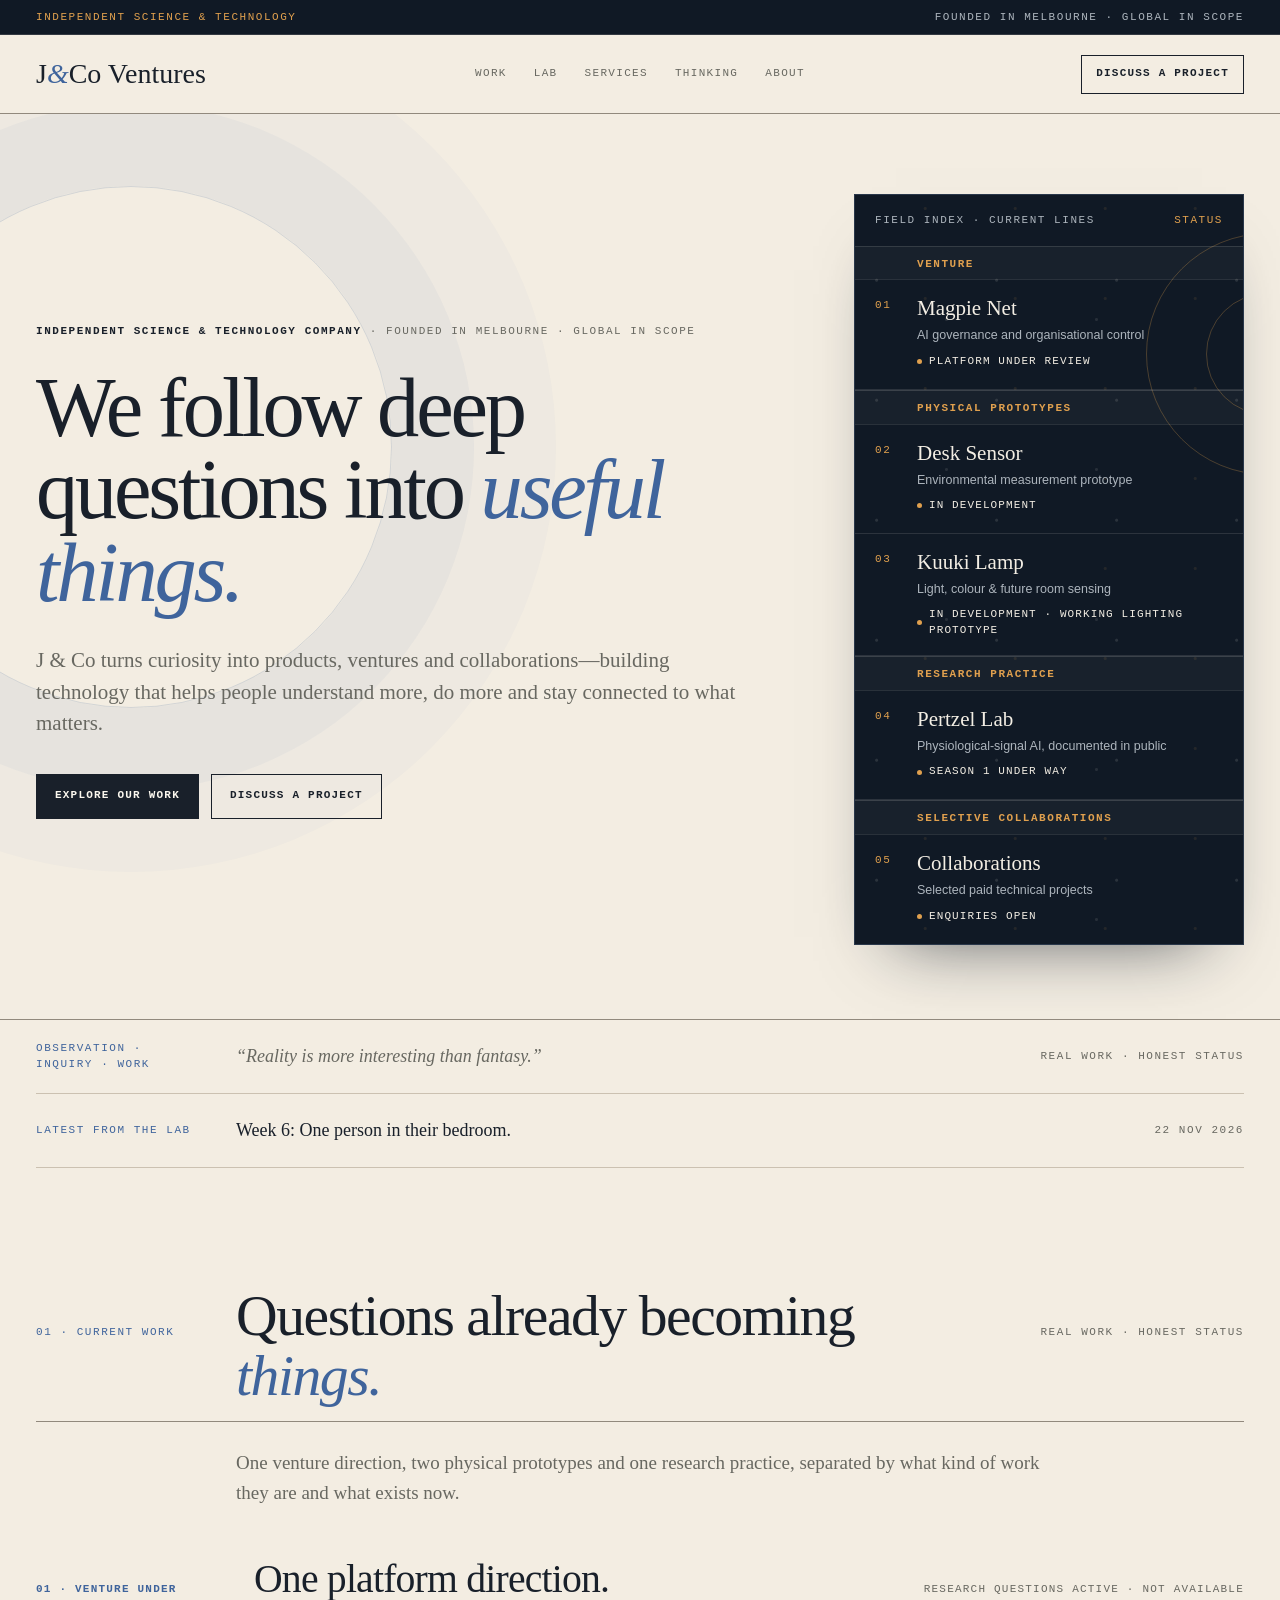
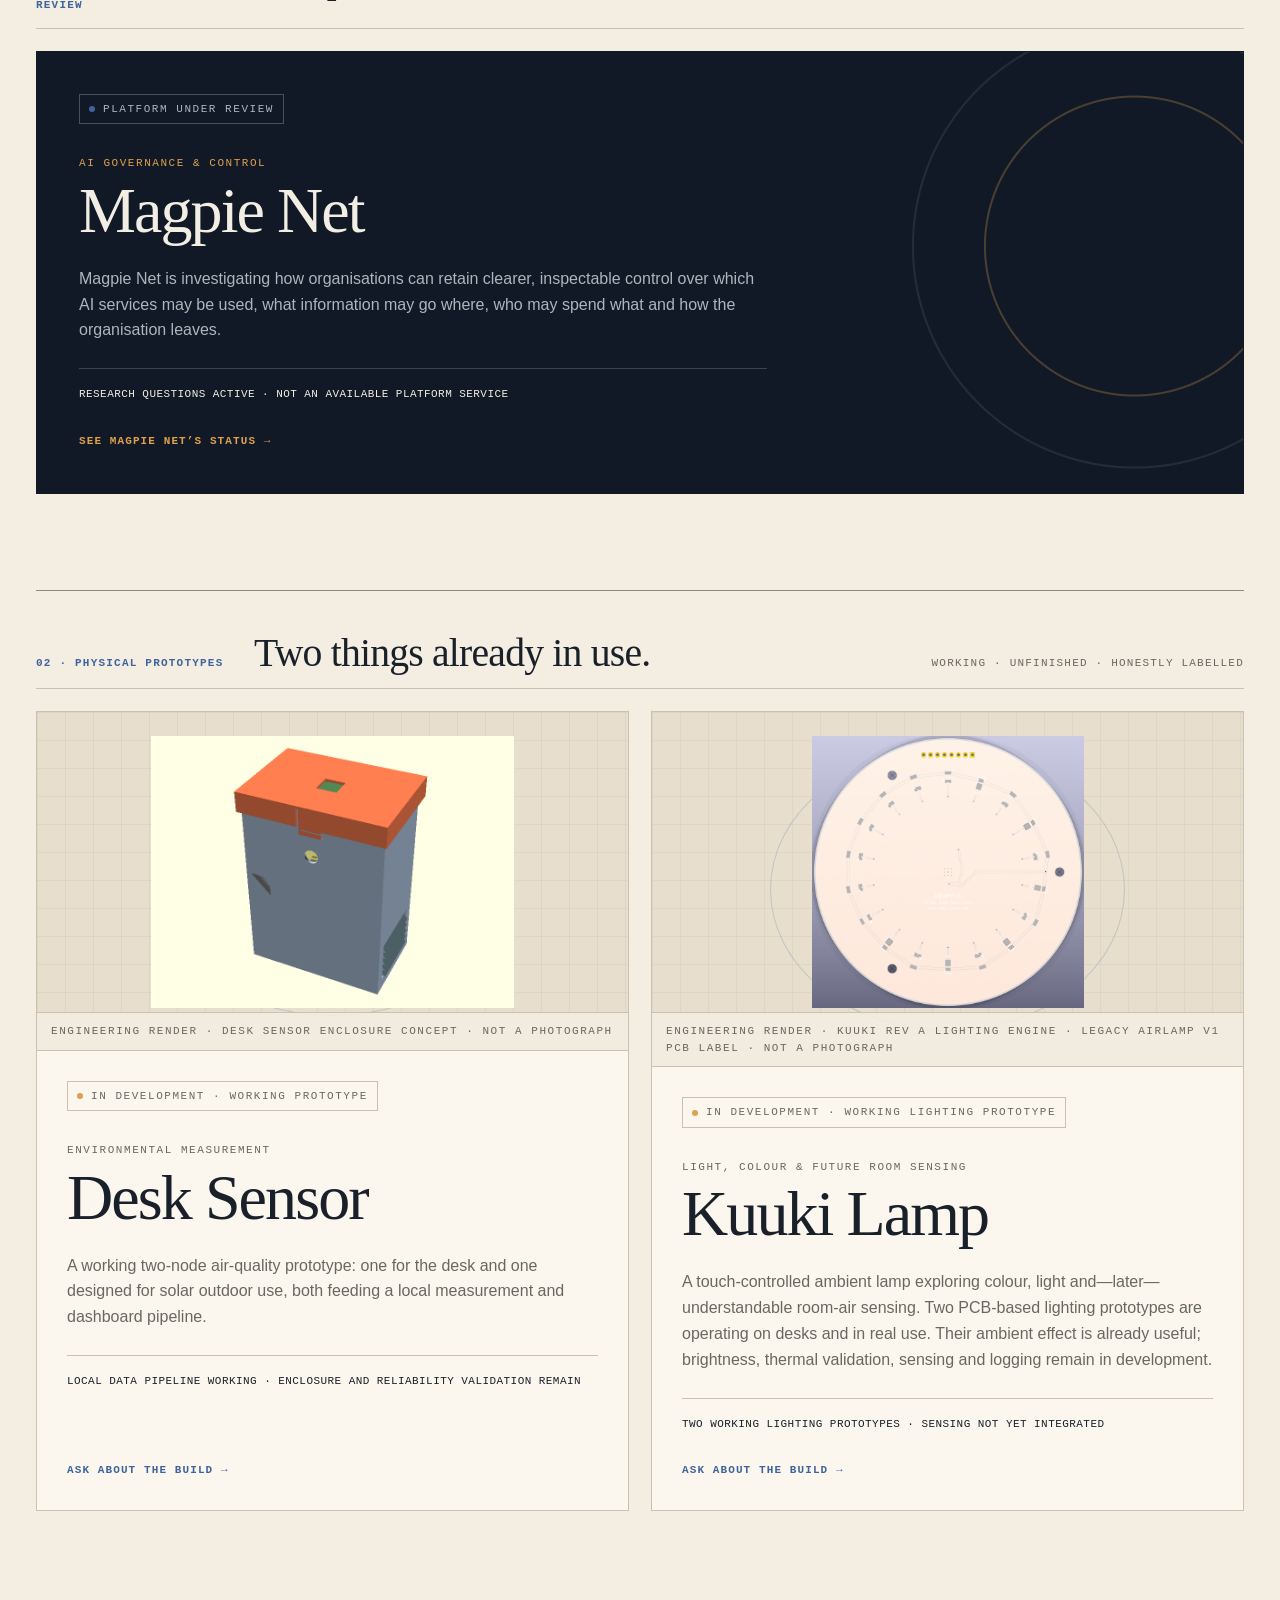
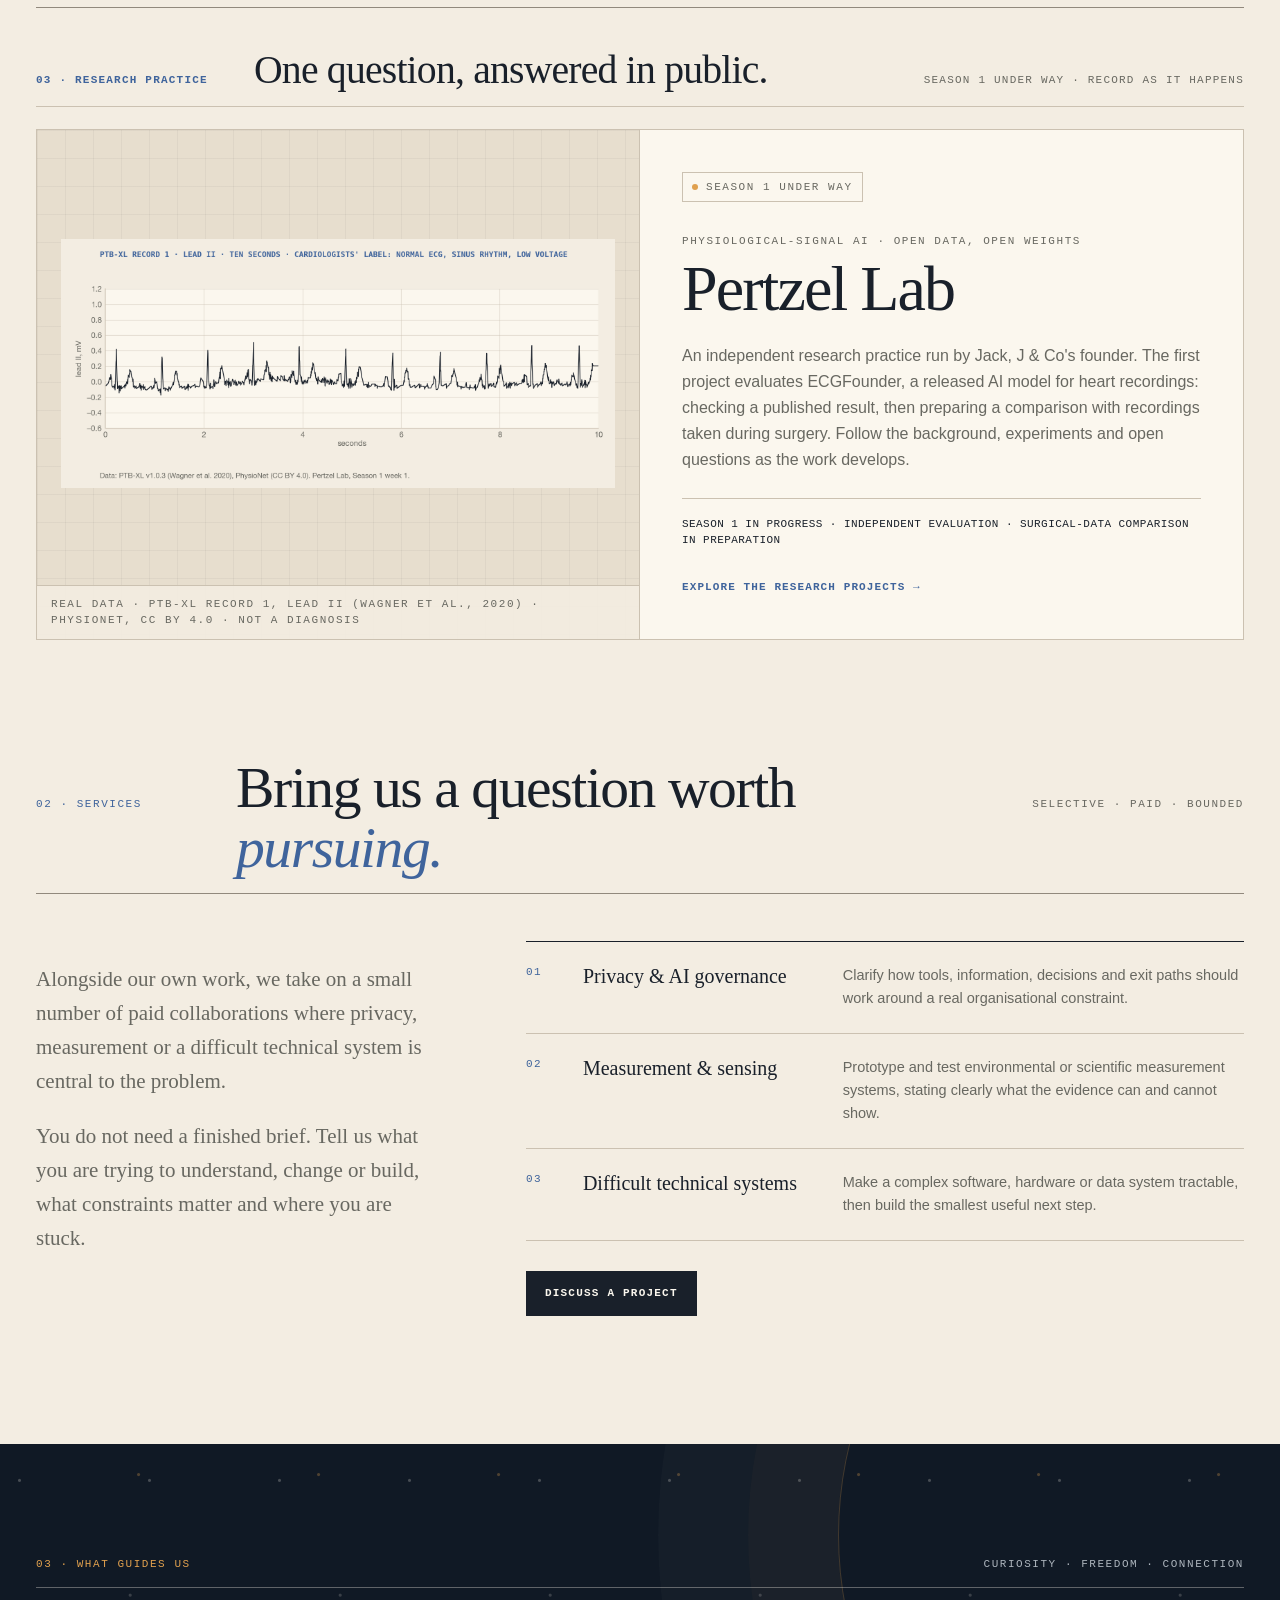
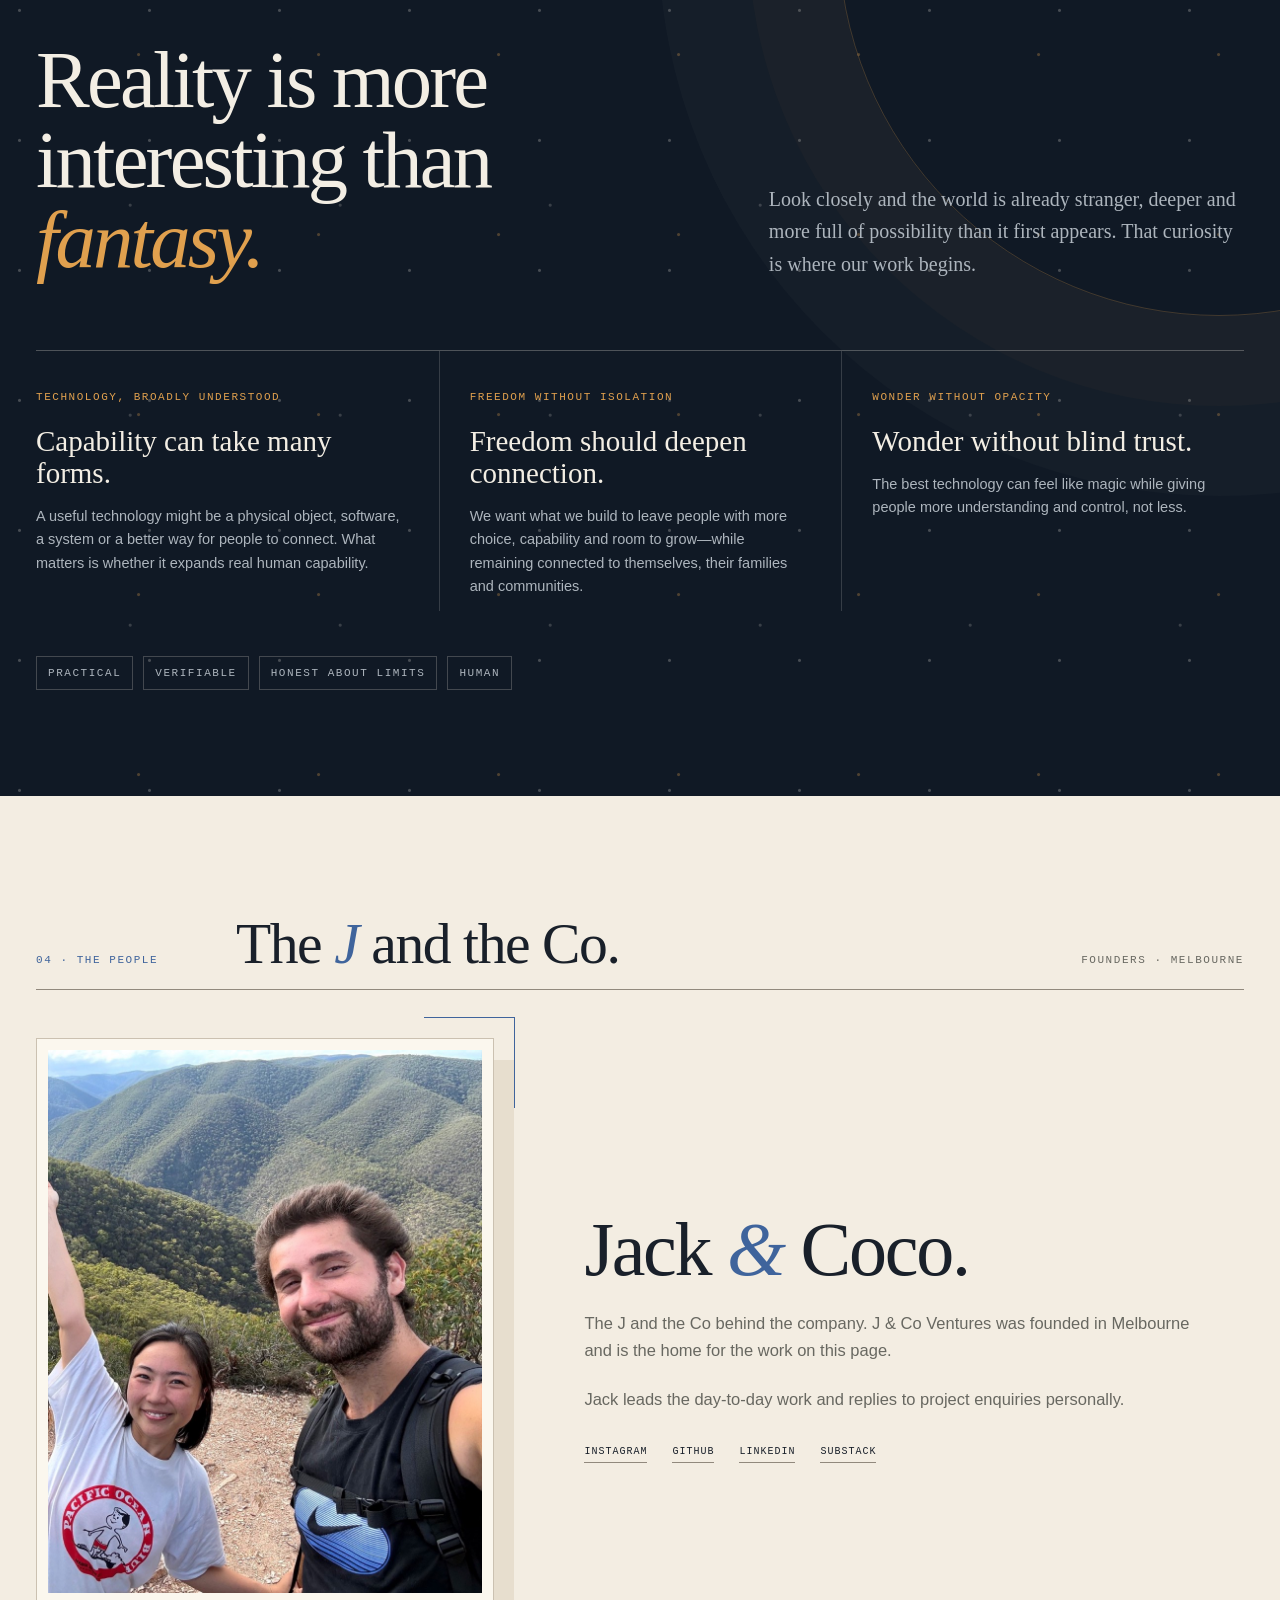
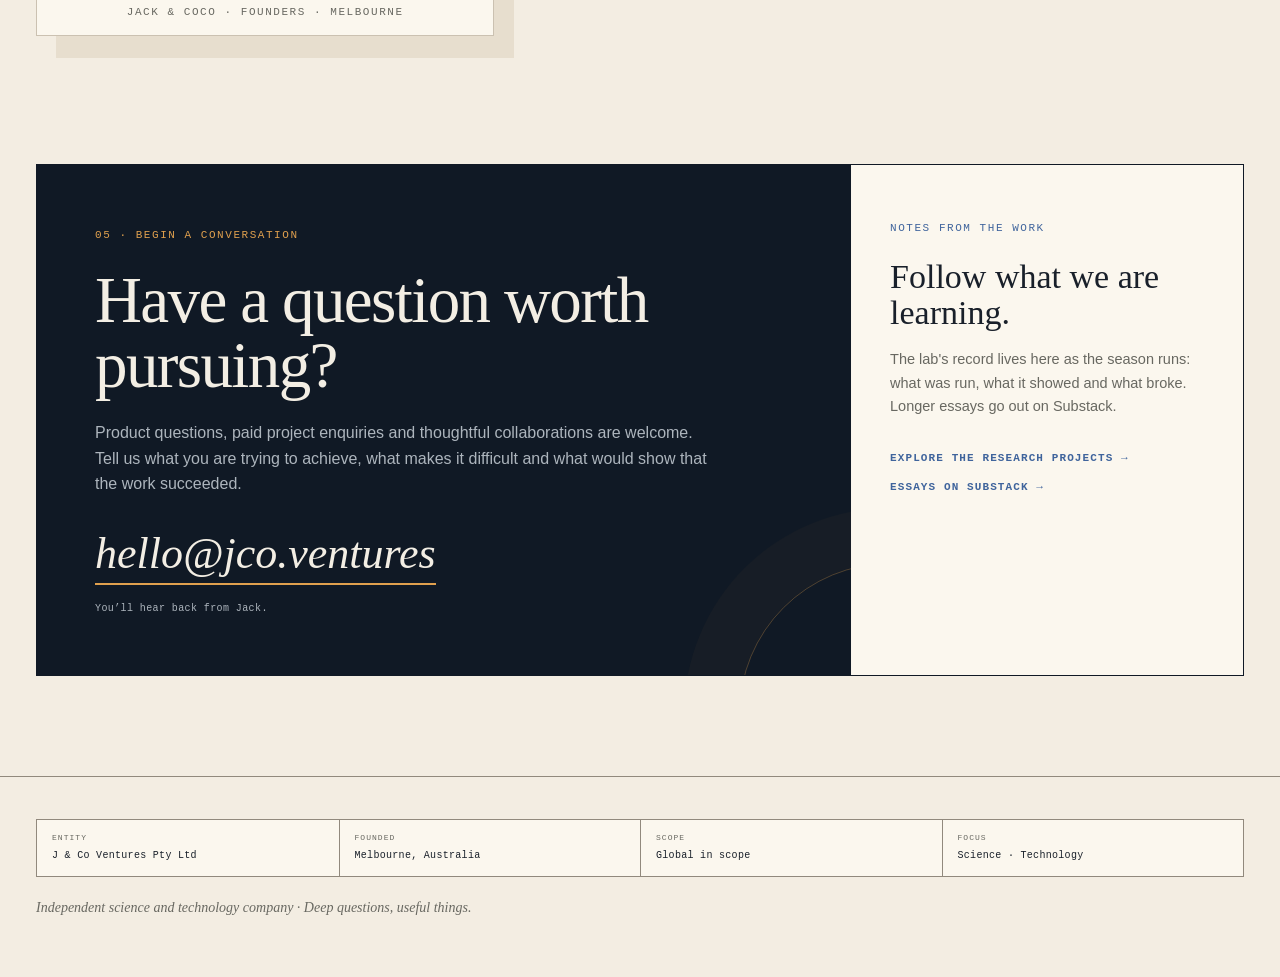
<file: index.html>
<!doctype html>
<html lang="en">
<head>
<meta charset="utf-8">
<meta name="viewport" content="width=device-width, initial-scale=1">
<meta name="theme-color" content="#f3ede2">
<title>J &amp; Co Ventures — We follow deep questions into useful things</title>
<meta name="description" content="J & Co is an independent science and technology company, founded in Melbourne and global in scope. We follow deep questions into useful products, ventures and collaborations.">
<meta property="og:title" content="J &amp; Co Ventures — Deep questions. Useful things.">
<meta property="og:description" content="An independent science and technology company, founded in Melbourne and global in scope.">
<meta property="og:type" content="website">
<meta property="og:url" content="https://jco.ventures">
<meta property="og:image" content="https://jco.ventures/assets/og.png">
<meta property="og:image:width" content="1200">
<meta property="og:image:height" content="630">
<meta property="og:image:alt" content="J & Co Ventures — We follow deep questions into useful things.">
<meta name="twitter:card" content="summary_large_image">
<meta name="twitter:image" content="https://jco.ventures/assets/og.png">
<link rel="canonical" href="https://jco.ventures">
<link rel="icon" href="data:image/svg+xml,%3Csvg xmlns='http://www.w3.org/2000/svg' viewBox='0 0 32 32'%3E%3Crect width='32' height='32' fill='%2312161b'/%3E%3Ctext x='16' y='22' font-family='Georgia,serif' font-style='italic' font-size='15' fill='%23ffb454' text-anchor='middle'%3EJ%26Co%3C/text%3E%3C/svg%3E">
<script type="application/ld+json">
{
  "@context": "https://schema.org",
  "@type": "Organization",
  "name": "J & Co Ventures Pty Ltd",
  "alternateName": "J & Co",
  "url": "https://jco.ventures",
  "description": "An independent science and technology company following deep questions into useful products, ventures and collaborations.",
  "slogan": "We follow deep questions into useful things.",
  "address": {
    "@type": "PostalAddress",
    "addressLocality": "Melbourne",
    "addressCountry": "AU"
  },
  "email": "hello@jco.ventures",
  "founder": [
    {
      "@type": "Person",
      "name": "Jack Pertzel",
      "url": "https://jco.ventures",
      "sameAs": [
        "https://www.instagram.com/j_co_adventures",
        "https://github.com/jackpertzel-ai",
        "https://www.linkedin.com/in/pertzel",
        "https://jackpertzel.substack.com"
      ]
    },
    { "@type": "Person", "name": "Coco" }
  ]
}
</script>
<link rel="stylesheet" href="assets/site.css">
<link rel="stylesheet" href="/assets/mobile-navigation.css">
<script src="/assets/mobile-navigation.js" defer></script>
</head>
<body>
<a class="skip-link" href="#main-content">Skip to content</a>

  <div class="masthead-strip">
    <div class="masthead-inner wrap micro">
      <span>Independent science &amp; technology</span>
      <span>Founded in Melbourne · Global in scope</span>
    </div>
  </div>

  <header class="site-header" data-site-path="/">
    <nav class="nav wrap" aria-label="Main navigation">
      <a class="wordmark" href="#top">J<em>&amp;</em>Co Ventures</a>
      <div class="nav-links">
        <a href="#work">Work</a>
        <a href="lab/">Lab</a>
        <a href="#services">Services</a>
        <a href="#thinking">Thinking</a>
        <a href="#about">About</a>
      </div>
      <a class="nav-cta" href="mailto:hello@jco.ventures?subject=Project%20conversation%20with%20J%20%26%20Co">Discuss a project</a>
    <div class="mobile-actions">
<a class="mobile-lab-link" href="/lab/">Lab</a>
<details class="site-menu">
<summary aria-controls="site-menu-panel"><span class="menu-closed-label">Menu</span><span class="menu-open-label">Close</span><span class="menu-icon" aria-hidden="true"></span></summary>
<div class="site-menu-panel" id="site-menu-panel"><div class="site-menu-inner wrap">
<div class="site-menu-heading"><span class="site-menu-kicker">Explore J&amp;Co</span><span class="site-menu-location">Home</span></div>
<nav class="site-menu-links" aria-label="Mobile site navigation"><a href="#work" data-section="work"><span>Our work</span><span aria-hidden="true">→</span></a><a href="/lab/"><span>Lab</span><span aria-hidden="true">→</span></a><a href="#services" data-section="services"><span>Services</span><span aria-hidden="true">→</span></a><a href="#thinking" data-section="thinking"><span>Our thinking</span><span aria-hidden="true">→</span></a><a href="#about" data-section="about"><span>About</span><span aria-hidden="true">→</span></a><a href="#contact" data-section="contact"><span>Contact</span><span aria-hidden="true">→</span></a></nav>
<div class="site-menu-research"><span class="site-menu-kicker">Current research · ECGFounder</span><nav class="site-menu-links" aria-label="Research shortcuts"><a href="/lab/ecgfounder/"><span>ECGFounder project</span><span aria-hidden="true">→</span></a><a href="/lab/ecgfounder/journal/"><span>Weekly journal</span><span aria-hidden="true">→</span></a><a href="https://arxiv.org/html/2410.04133v4"><span>Original paper</span><span aria-hidden="true">↗</span></a></nav></div>
<a class="site-menu-contact" href="mailto:hello@jco.ventures?subject=Project%20conversation%20with%20J%20%26%20Co"><span>Discuss a project</span><span aria-hidden="true">↗</span></a>
</div></div></details></div>
</nav>
  </header>

  <main id="main-content">
    <section class="hero" id="top" aria-labelledby="hero-heading">
      <div class="hero-inner wrap">
        <div class="hero-copy">
          <p class="eyebrow"><strong>Independent science &amp; technology company</strong> · Founded in Melbourne · Global in scope</p>
          <h1 id="hero-heading">We follow deep questions into <em>useful things.</em></h1>
          <p class="hero-lede">J &amp; Co turns curiosity into products, ventures and collaborations—building technology that helps people understand more, do more and stay connected to what matters.</p>
          <div class="hero-actions">
            <a class="button primary" href="#work">Explore our work</a>
            <a class="button secondary" href="mailto:hello@jco.ventures?subject=Project%20conversation%20with%20J%20%26%20Co">Discuss a project</a>
          </div>
        </div>

        <aside class="field-index" aria-label="Current lines of work">
          <div class="index-head micro"><span>Field index · Current lines</span><span>Status</span></div>
          <div class="index-group">Venture</div>
          <div class="index-row">
            <span class="index-n micro">01</span>
            <div>
              <h2>Magpie Net</h2>
              <p>AI governance and organisational control</p>
              <span class="index-state">Platform under review</span>
            </div>
          </div>
          <div class="index-group">Physical prototypes</div>
          <div class="index-row">
            <span class="index-n micro">02</span>
            <div>
              <h2>Desk Sensor</h2>
              <p>Environmental measurement prototype</p>
              <span class="index-state">In development</span>
            </div>
          </div>
          <div class="index-row">
            <span class="index-n micro">03</span>
            <div>
              <h2>Kuuki Lamp</h2>
              <p>Light, colour &amp; future room sensing</p>
              <span class="index-state">In development · Working lighting prototype</span>
            </div>
          </div>
          <div class="index-group">Research practice</div>
          <div class="index-row">
            <span class="index-n micro">04</span>
            <div>
              <h2>Pertzel Lab</h2>
              <p>Physiological-signal AI, documented in public</p>
              <span class="index-state">Season 1 under way</span>
            </div>
          </div>
          <div class="index-group">Selective collaborations</div>
          <div class="index-row">
            <span class="index-n micro">05</span>
            <div>
              <h2>Collaborations</h2>
              <p>Selected paid technical projects</p>
              <span class="index-state">Enquiries open</span>
            </div>
          </div>
        </aside>
      </div>
    </section>

    <div class="margin-note wrap" aria-label="Working note">
      <span class="section-number">Observation · Inquiry · Work</span>
      <q>Reality is more interesting than fantasy.</q>
      <span class="micro">Real work · Honest status</span>
    </div>

    <a class="lab-latest wrap" href="lab/season-1-week-6.html">
      <span class="section-number">Latest from the lab</span>
      <span class="lab-latest-title">Week 6: One person in their bedroom.</span>
      <span class="micro"><time datetime="2026-11-22">22 Nov 2026</time></span>
    </a>

    <section class="section wrap" id="work" aria-labelledby="work-heading">
      <div class="section-head">
        <span class="section-number">01 · Current work</span>
        <h2 class="section-title" id="work-heading">Questions already becoming <em>things.</em></h2>
        <span class="section-aside micro">Real work · Honest status</span>
      </div>
      <p class="section-intro">One venture direction, two physical prototypes and one research practice, separated by what kind of work they are and what exists now.</p>

      <div class="work-chapter venture-chapter">
        <div class="chapter-head">
          <span class="chapter-label">01 · Venture under review</span>
          <h3 class="chapter-title">One platform direction.</h3>
          <span class="chapter-note">Research questions active · Not available</span>
        </div>
        <article class="work-card magpie">
          <span class="status">Platform under review</span>
          <p class="work-kind micro">AI governance &amp; control</p>
          <h4>Magpie Net</h4>
          <p class="body-copy">Magpie Net is investigating how organisations can retain clearer, inspectable control over which AI services may be used, what information may go where, who may spend what and how the organisation leaves.</p>
          <p class="evidence">RESEARCH QUESTIONS ACTIVE · NOT AN AVAILABLE PLATFORM SERVICE</p>
          <a class="card-link" href="https://magpienet.com/">See Magpie Net’s status →</a>
        </article>
      </div>

      <hr class="chapter-break" aria-hidden="true">

      <div class="work-chapter prototype-chapter">
        <div class="chapter-head">
          <span class="chapter-label">02 · Physical prototypes</span>
          <h3 class="chapter-title">Two things already in use.</h3>
          <span class="chapter-note">Working · Unfinished · Honestly labelled</span>
        </div>
        <div class="prototype-grid">
          <article class="work-card sensor">
            <figure class="render-figure">
              <img src="assets/desk-sensor-enclosure.png" alt="Engineering render of the Desk Sensor enclosure concept" loading="lazy">
              <figcaption>Engineering render · Desk Sensor enclosure concept · Not a photograph</figcaption>
            </figure>
            <div class="card-copy">
              <span class="status development">In development · Working prototype</span>
              <p class="work-kind micro">Environmental measurement</p>
              <h4>Desk Sensor</h4>
              <p class="body-copy">A working two-node air-quality prototype: one for the desk and one designed for solar outdoor use, both feeding a local measurement and dashboard pipeline.</p>
              <p class="evidence">LOCAL DATA PIPELINE WORKING · ENCLOSURE AND RELIABILITY VALIDATION REMAIN</p>
              <a class="card-link" href="mailto:hello@jco.ventures?subject=Desk%20Sensor">Ask about the build →</a>
            </div>
          </article>

          <article class="work-card kuuki">
            <figure class="render-figure">
              <img src="assets/kuuki-led-engine.png" alt="Kuuki Lamp Rev A lighting engine with its legacy AIRLAMP V1 board label" loading="lazy">
              <figcaption>Engineering render · Kuuki Rev A lighting engine · Legacy AIRLAMP V1 PCB label · Not a photograph</figcaption>
            </figure>
            <div class="card-copy">
              <span class="status development">In development · Working lighting prototype</span>
              <p class="work-kind micro">Light, colour &amp; future room sensing</p>
              <h4>Kuuki Lamp</h4>
              <p class="body-copy">A touch-controlled ambient lamp exploring colour, light and—later—understandable room-air sensing. Two PCB-based lighting prototypes are operating on desks and in real use. Their ambient effect is already useful; brightness, thermal validation, sensing and logging remain in development.</p>
              <p class="evidence">TWO WORKING LIGHTING PROTOTYPES · SENSING NOT YET INTEGRATED</p>
              <a class="card-link" href="mailto:hello@jco.ventures?subject=Kuuki%20Lamp">Ask about the build →</a>
            </div>
          </article>
        </div>
      </div>

      <hr class="chapter-break" aria-hidden="true">

      <div class="work-chapter research-chapter">
        <div class="chapter-head">
          <span class="chapter-label">03 · Research practice</span>
          <h3 class="chapter-title">One question, answered in public.</h3>
          <span class="chapter-note">Season 1 under way · Record as it happens</span>
        </div>
        <article class="work-card lab">
          <figure class="render-figure">
            <img src="lab/assets/s1-card-ptbxl-lead-ii.png" alt="Ten seconds of one ECG lead from PTB-XL record 1: a trace with regular sharp peaks on a pale grid" loading="lazy" width="1600" height="720">
            <figcaption>Real data · PTB-XL record 1, lead II (Wagner et al., 2020) · PhysioNet, CC BY 4.0 · Not a diagnosis</figcaption>
          </figure>
          <div class="card-copy">
            <span class="status research">Season 1 under way</span>
            <p class="work-kind micro">Physiological-signal AI · Open data, open weights</p>
            <h4>Pertzel Lab</h4>
            <p class="body-copy">An independent research practice run by Jack, J &amp; Co's founder. The first project evaluates ECGFounder, a released AI model for heart recordings: checking a published result, then preparing a comparison with recordings taken during surgery. Follow the background, experiments and open questions as the work develops.</p>
            <p class="evidence">SEASON 1 IN PROGRESS · INDEPENDENT EVALUATION · SURGICAL-DATA COMPARISON IN PREPARATION</p>
            <a class="card-link" href="lab/">Explore the research projects →</a>
          </div>
        </article>
      </div>
    </section>

    <section class="section wrap" id="services" aria-labelledby="services-heading">
      <div class="section-head">
        <span class="section-number">02 · Services</span>
        <h2 class="section-title" id="services-heading">Bring us a question worth <em>pursuing.</em></h2>
        <span class="section-aside micro">Selective · Paid · Bounded</span>
      </div>

      <div class="services-layout">
        <div>
          <p class="services-lede">Alongside our own work, we take on a small number of paid collaborations where privacy, measurement or a difficult technical system is central to the problem.</p>
          <p class="services-lede">You do not need a finished brief. Tell us what you are trying to understand, change or build, what constraints matter and where you are stuck.</p>
        </div>

        <div>
          <div class="service-list" aria-label="Ways J and Co can help">
            <article class="service-item">
              <span class="micro">01</span>
              <h3>Privacy &amp; AI governance</h3>
              <p>Clarify how tools, information, decisions and exit paths should work around a real organisational constraint.</p>
            </article>
            <article class="service-item">
              <span class="micro">02</span>
              <h3>Measurement &amp; sensing</h3>
              <p>Prototype and test environmental or scientific measurement systems, stating clearly what the evidence can and cannot show.</p>
            </article>
            <article class="service-item">
              <span class="micro">03</span>
              <h3>Difficult technical systems</h3>
              <p>Make a complex software, hardware or data system tractable, then build the smallest useful next step.</p>
            </article>
          </div>
          <div class="services-action">
            <a class="button primary" href="mailto:hello@jco.ventures?subject=Project%20conversation%20with%20J%20%26%20Co">Discuss a project</a>
          </div>
        </div>
      </div>
    </section>

    <section class="worldview-band" id="thinking" aria-labelledby="thinking-heading">
      <div class="wrap">
        <div class="section-head">
          <span class="section-number">03 · What guides us</span>
          <span></span>
          <span class="section-aside micro">Curiosity · Freedom · Connection</span>
        </div>

        <div class="belief-lead">
          <h2 id="thinking-heading">Reality is more interesting than <em>fantasy.</em></h2>
          <p>Look closely and the world is already stranger, deeper and more full of possibility than it first appears. That curiosity is where our work begins.</p>
        </div>

        <div class="belief-grid">
          <article class="belief-card">
            <span class="micro">Technology, broadly understood</span>
            <h3>Capability can take many forms.</h3>
            <p>A useful technology might be a physical object, software, a system or a better way for people to connect. What matters is whether it expands real human capability.</p>
          </article>
          <article class="belief-card">
            <span class="micro">Freedom without isolation</span>
            <h3>Freedom should deepen connection.</h3>
            <p>We want what we build to leave people with more choice, capability and room to grow—while remaining connected to themselves, their families and communities.</p>
          </article>
          <article class="belief-card">
            <span class="micro">Wonder without opacity</span>
            <h3>Wonder without blind trust.</h3>
            <p>The best technology can feel like magic while giving people more understanding and control, not less.</p>
          </article>
        </div>

        <div class="principles" aria-label="Working principles">
          <span class="micro">Practical</span>
          <span class="micro">Verifiable</span>
          <span class="micro">Honest about limits</span>
          <span class="micro">Human</span>
        </div>
      </div>
    </section>

    <section class="section wrap" id="about" aria-labelledby="about-heading">
      <div class="section-head">
        <span class="section-number">04 · The people</span>
        <h2 class="section-title">The <em>J</em> and the Co.</h2>
        <span class="section-aside micro">Founders · Melbourne</span>
      </div>

      <div class="founders-layout">
        <figure class="founder-photo">
          <img src="assets/founders.jpg" alt="Jack and Coco, founders of J & Co Ventures, smiling together on a mountain summit" loading="lazy">
          <figcaption>Jack &amp; Coco · Founders · Melbourne</figcaption>
        </figure>
        <div class="founder-copy">
          <h2 id="about-heading">Jack <em>&amp;</em> Coco.</h2>
          <p>The J and the Co behind the company. J &amp; Co Ventures was founded in Melbourne and is the home for the work on this page.</p>
          <p>Jack leads the day-to-day work and replies to project enquiries personally.</p>
          <div class="social-links">
            <a href="https://www.instagram.com/j_co_adventures">Instagram</a>
            <a href="https://github.com/jackpertzel-ai">GitHub</a>
            <a href="https://www.linkedin.com/in/pertzel">LinkedIn</a>
            <a href="https://jackpertzel.substack.com">Substack</a>
          </div>
        </div>
      </div>
    </section>

    <section class="closing wrap" id="contact" aria-labelledby="contact-heading">
      <div class="closing-grid">
        <div class="contact-panel">
          <span class="micro">05 · Begin a conversation</span>
          <h2 id="contact-heading">Have a question worth pursuing?</h2>
          <p>Product questions, paid project enquiries and thoughtful collaborations are welcome. Tell us what you are trying to achieve, what makes it difficult and what would show that the work succeeded.</p>
          <a class="email-link" href="mailto:hello@jco.ventures?subject=Conversation%20with%20J%20%26%20Co">hello@jco.ventures</a>
          <p class="reply-note">You’ll hear back from Jack.</p>
        </div>
        <aside class="notes-panel" id="subscribe" aria-labelledby="notes-heading">
          <span class="micro">Notes from the work</span>
          <h3 id="notes-heading">Follow what we are learning.</h3>
          <p>The lab's record lives here as the season runs: what was run, what it showed and what broke. Longer essays go out on Substack.</p>
          <a class="card-link" href="lab/">Explore the research projects →</a>
          <a class="card-link" href="https://jackpertzel.substack.com">Essays on Substack →</a>
        </aside>
      </div>
    </section>
  </main>

  <footer>
    <div class="wrap">
      <div class="footer-grid" aria-label="J and Co Ventures company details">
        <div class="footer-cell"><span class="k">Entity</span><span class="v">J &amp; Co Ventures Pty Ltd</span></div>
        <div class="footer-cell"><span class="k">Founded</span><span class="v">Melbourne, Australia</span></div>
        <div class="footer-cell"><span class="k">Scope</span><span class="v">Global in scope</span></div>
        <div class="footer-cell"><span class="k">Focus</span><span class="v">Science · Technology</span></div>
      </div>
      <p class="footer-note">Independent science and technology company · Deep questions, useful things.</p>
    </div>
  </footer>

<!-- Cloudflare Web Analytics --><script type="module" src="https://static.cloudflareinsights.com/beacon.min.js" data-cf-beacon='{"token": "a05a8e57742f431893a7942d96ac429e"}'></script><!-- End Cloudflare Web Analytics -->
</body>
</html>
</file>
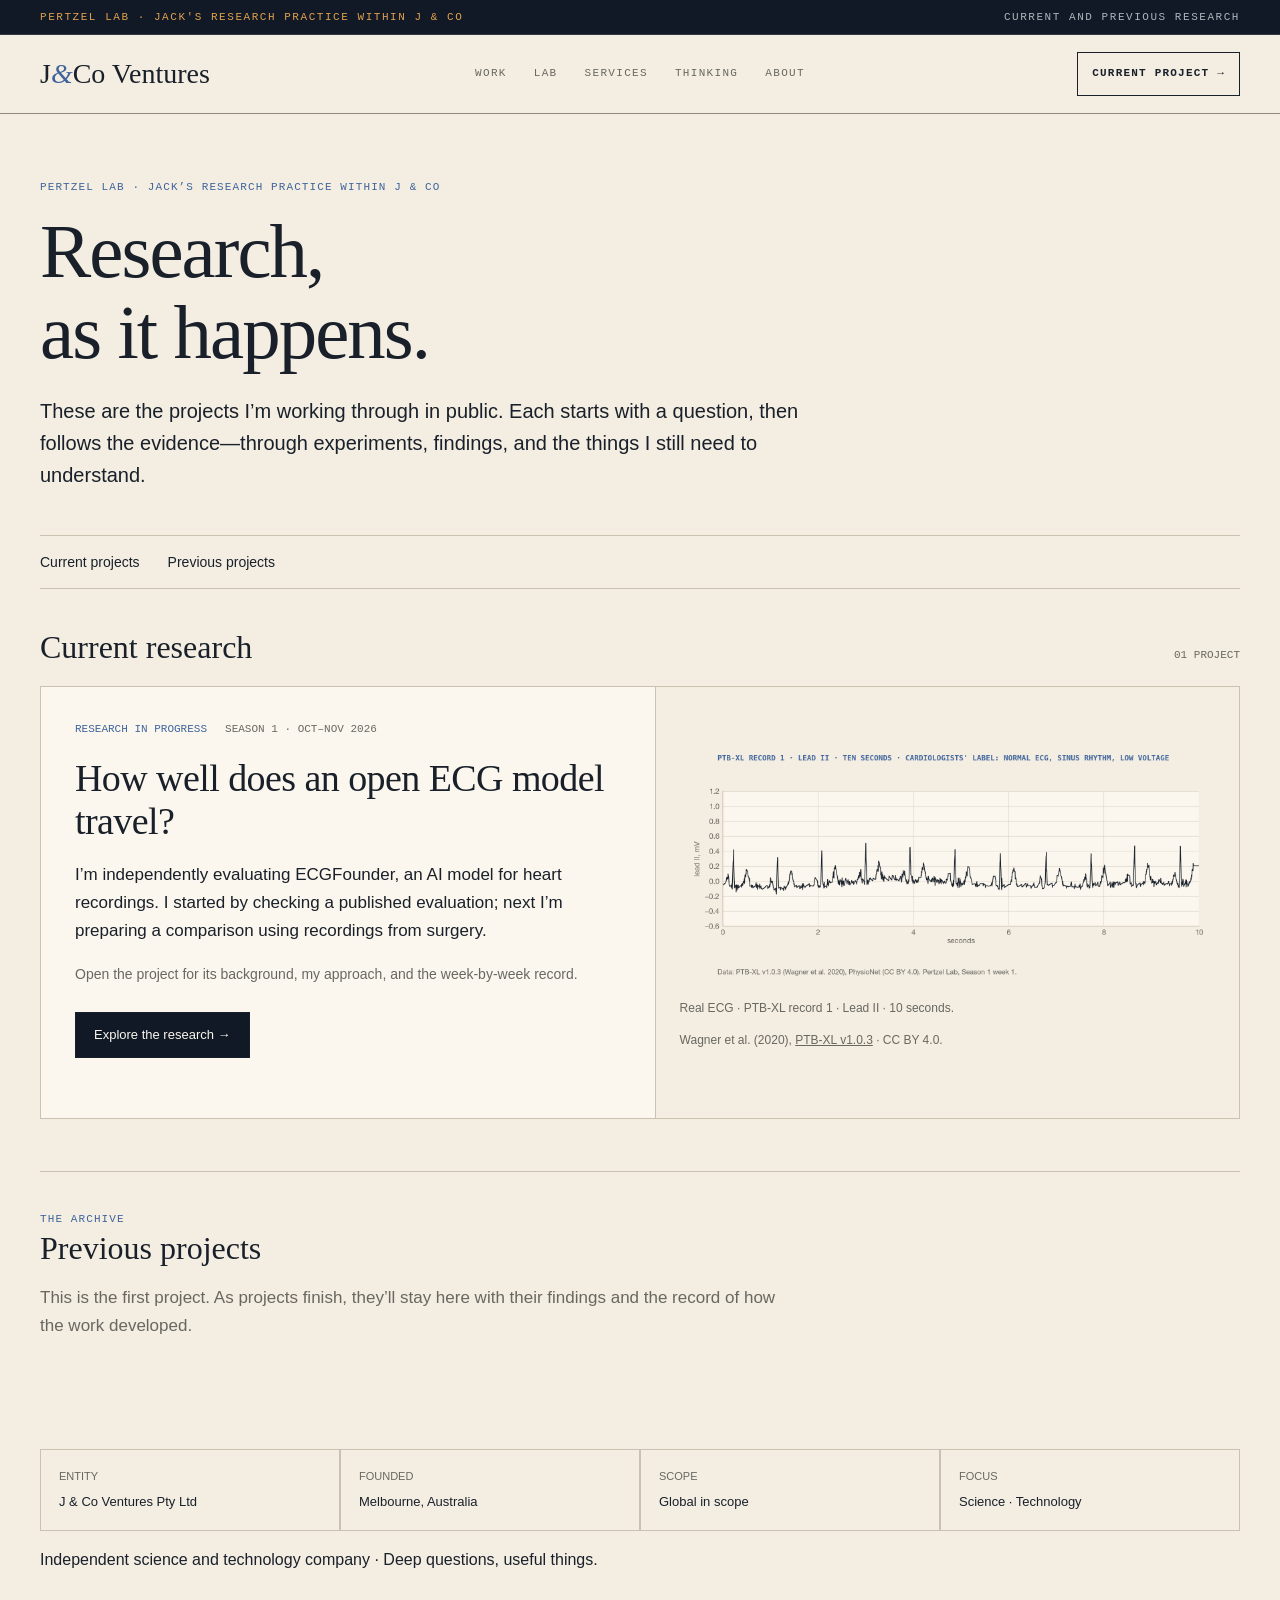
<file: lab/index.html>
<!DOCTYPE html>

<html lang="en">
<head>
<meta charset="utf-8"/>
<meta content="width=device-width, initial-scale=1" name="viewport"/>
<meta content="#f3ede2" name="theme-color"/>
<title>Research projects — Pertzel Lab</title>


<meta content="The research projects I am working through in public: the questions, experiments, findings and things I still need to understand. Pertzel Lab, within J &amp; Co Ventures." name="description"/>
<meta content="Research projects" property="og:title"/>
<meta content="The research projects I am working through in public: the questions, experiments, findings and things I still need to understand. Pertzel Lab, within J &amp; Co Ventures." property="og:description"/>
<meta content="website" property="og:type"/>
<meta content="https://jco.ventures/lab/" property="og:url"/>
<meta content="https://jco.ventures/lab/assets/s1-card-ptbxl-lead-ii.png" property="og:image"/>
<meta content="1600" property="og:image:width"/>
<meta content="720" property="og:image:height"/>
<meta content="Real ten-second ECG recording from PTB-XL record 1, lead II. Wagner et al. (2020), CC BY 4.0." property="og:image:alt"/>
<meta content="summary_large_image" name="twitter:card"/>
<meta content="https://jco.ventures/lab/assets/s1-card-ptbxl-lead-ii.png" name="twitter:image"/>
<link href="https://jco.ventures/lab/" rel="canonical"/>
<link href="data:image/svg+xml,%3Csvg xmlns='http://www.w3.org/2000/svg' viewBox='0 0 32 32'%3E%3Crect width='32' height='32' fill='%2312161b'/%3E%3Ctext x='16' y='22' font-family='Georgia,serif' font-style='italic' font-size='15' fill='%23ffb454' text-anchor='middle'%3EJ%26Co%3C/text%3E%3C/svg%3E" rel="icon"/>
<link href="/assets/lab-journey.css" rel="stylesheet"/>
<link rel="stylesheet" href="/assets/mobile-navigation.css">
<script src="/assets/mobile-navigation.js" defer></script>
</head>
<body class="lab-journey"><div class="lab-reader">
<a class="skip-link" href="#main-content">Skip to content</a>
<div class="masthead-strip">
<div class="masthead-inner wrap micro">
<span>Pertzel Lab · Jack's research practice within J &amp; Co</span>
<span>Current and previous research</span>
</div>
</div>
<header class="site-header" data-site-path="/lab/">
<nav aria-label="Main navigation" class="nav wrap">
<a class="wordmark" href="/">J<em>&amp;</em>Co Ventures</a>
<div class="nav-links">
<a href="/#work">Work</a>
<a aria-current="page" href="/lab/">Lab</a>
<a href="/#services">Services</a>
<a href="/#thinking">Thinking</a>
<a href="/#about">About</a>
</div>
<a class="nav-cta" href="/lab/ecgfounder/">Current project →</a>
<div class="mobile-actions">
<a class="mobile-lab-link" href="/lab/" aria-current="page">Lab</a>
<details class="site-menu">
<summary aria-controls="site-menu-panel"><span class="menu-closed-label">Menu</span><span class="menu-open-label">Close</span><span class="menu-icon" aria-hidden="true"></span></summary>
<div class="site-menu-panel" id="site-menu-panel"><div class="site-menu-inner wrap">
<div class="site-menu-heading"><span class="site-menu-kicker">Explore J&amp;Co</span><span class="site-menu-location">Lab</span></div>
<nav class="site-menu-links" aria-label="Mobile site navigation"><a href="/#work" data-section="work"><span>Our work</span><span aria-hidden="true">→</span></a><a href="/lab/" aria-current="page"><span>Lab</span><span aria-hidden="true">→</span></a><a href="/#services" data-section="services"><span>Services</span><span aria-hidden="true">→</span></a><a href="/#thinking" data-section="thinking"><span>Our thinking</span><span aria-hidden="true">→</span></a><a href="/#about" data-section="about"><span>About</span><span aria-hidden="true">→</span></a><a href="/#contact" data-section="contact"><span>Contact</span><span aria-hidden="true">→</span></a></nav>
<div class="site-menu-research"><span class="site-menu-kicker">Current research · ECGFounder</span><nav class="site-menu-links" aria-label="Research shortcuts"><a href="/lab/ecgfounder/"><span>ECGFounder project</span><span aria-hidden="true">→</span></a><a href="/lab/ecgfounder/journal/"><span>Weekly journal</span><span aria-hidden="true">→</span></a><a href="https://arxiv.org/html/2410.04133v4"><span>Original paper</span><span aria-hidden="true">↗</span></a></nav></div>
<a class="site-menu-contact" href="mailto:hello@jco.ventures?subject=Project%20conversation%20with%20J%20%26%20Co"><span>Discuss a project</span><span aria-hidden="true">↗</span></a>
</div></div></details></div>
</nav>
</header>

<main id="main-content">
<div class="wrap"><header class="flow-hero"><span class="flow-label">Pertzel Lab · Jack’s research practice within J &amp; Co</span><h1>Research,<br/>as it happens.</h1><p>These are the projects I’m working through in public. Each starts with a question, then follows the evidence—through experiments, findings, and the things I still need to understand.</p></header>
<nav aria-label="Research projects" class="collection-tabs"><a href="#current-projects">Current projects</a><a href="#past-projects">Previous projects</a></nav>
<section id="current-projects"><div class="collection-heading"><h2>Current research</h2><span>01 project</span></div>
<article class="project-feature"><div class="project-feature-copy"><div class="project-meta"><span class="active">Research in progress</span><span>Season 1 · Oct–Nov 2026</span></div><h3>How well does an open ECG model travel?</h3><p>I’m independently evaluating ECGFounder, an AI model for heart recordings. I started by checking a published evaluation; next I’m preparing a comparison using recordings from surgery.</p><p class="report-scope">Open the project for its background, my approach, and the week-by-week record.</p><div class="flow-actions"><a class="primary" href="/lab/ecgfounder/">Explore the research →</a></div></div>
<figure class="project-feature-visual"><a aria-label="Explore the real ECG recording in the project background" href="/lab/ecgfounder/#background"><img alt="A real ten-second ECG trace from PTB-XL record 1, lead II" decoding="async" height="720" src="/lab/assets/s1-card-ptbxl-lead-ii.png" width="1600"/></a><figcaption>Real ECG · PTB-XL record 1 · Lead II · 10 seconds.<br/>Wagner et al. (2020), <a href="https://physionet.org/content/ptb-xl/1.0.3/">PTB-XL v1.0.3</a> · CC BY 4.0.</figcaption></figure></article></section>
<section class="archive-note" id="past-projects"><span class="flow-label">The archive</span><h2>Previous projects</h2><p>This is the first project. As projects finish, they’ll stay here with their findings and the record of how the work developed.</p></section></div><aside aria-label="ECGFounder project sections" class="legacy-project-links"><a href="/lab/ecgfounder/#background" id="start">ECG background</a><a href="/lab/ecgfounder/#background" id="ecg">ECG background</a><a href="/lab/ecgfounder/#approach" id="model">The model and my approach</a><a href="/lab/ecgfounder/journal/" id="roadmap">Research roadmap</a><a href="/lab/ecgfounder/journal/" id="journal">Weekly journal</a><a href="/lab/ecgfounder/#electrode-guide" id="electrode-guide">How the leads connect</a><a href="/lab/ecgfounder/#sources" id="sources">Original sources</a></aside></main>
<!-- Lab Collection Preview Footer -->
<footer id="contact">
<div class="wrap">
<div aria-label="J and Co Ventures company details" class="footer-grid">
<div class="footer-cell" style="display:flex;flex-direction:column;gap:5px;padding:18px;border:1px solid #cbc1b1"><span class="k">Entity</span><span class="v">J &amp; Co Ventures Pty Ltd</span></div>
<div class="footer-cell" style="display:flex;flex-direction:column;gap:5px;padding:18px;border:1px solid #cbc1b1"><span class="k">Founded</span><span class="v">Melbourne, Australia</span></div>
<div class="footer-cell" style="display:flex;flex-direction:column;gap:5px;padding:18px;border:1px solid #cbc1b1"><span class="k">Scope</span><span class="v">Global in scope</span></div>
<div class="footer-cell" style="display:flex;flex-direction:column;gap:5px;padding:18px;border:1px solid #cbc1b1"><span class="k">Focus</span><span class="v">Science · Technology</span></div>
</div>
<p class="footer-note">Independent science and technology company · Deep questions, useful things.</p>
</div>
</footer>
</div><!-- Cloudflare Web Analytics --><script type="module" src="https://static.cloudflareinsights.com/beacon.min.js" data-cf-beacon='{"token": "a05a8e57742f431893a7942d96ac429e"}'></script><!-- End Cloudflare Web Analytics -->
</body>
</html>
</file>
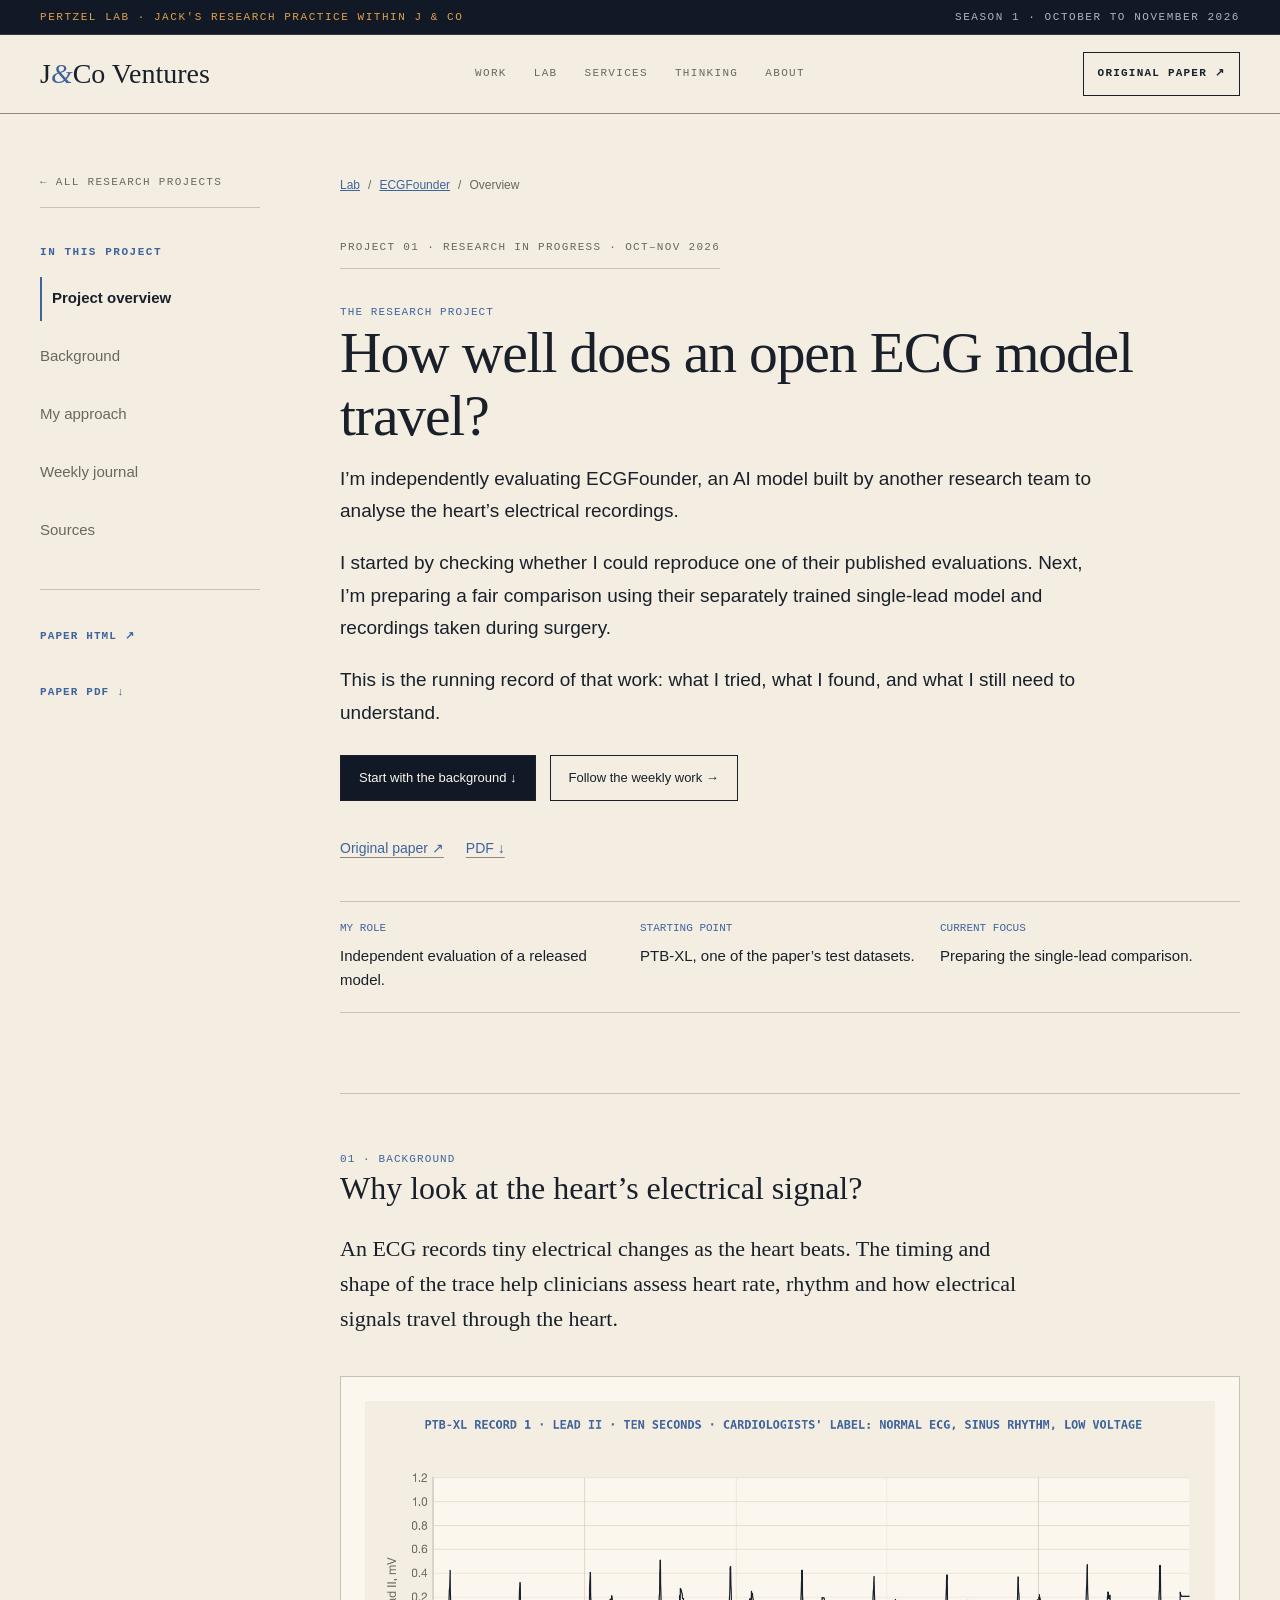
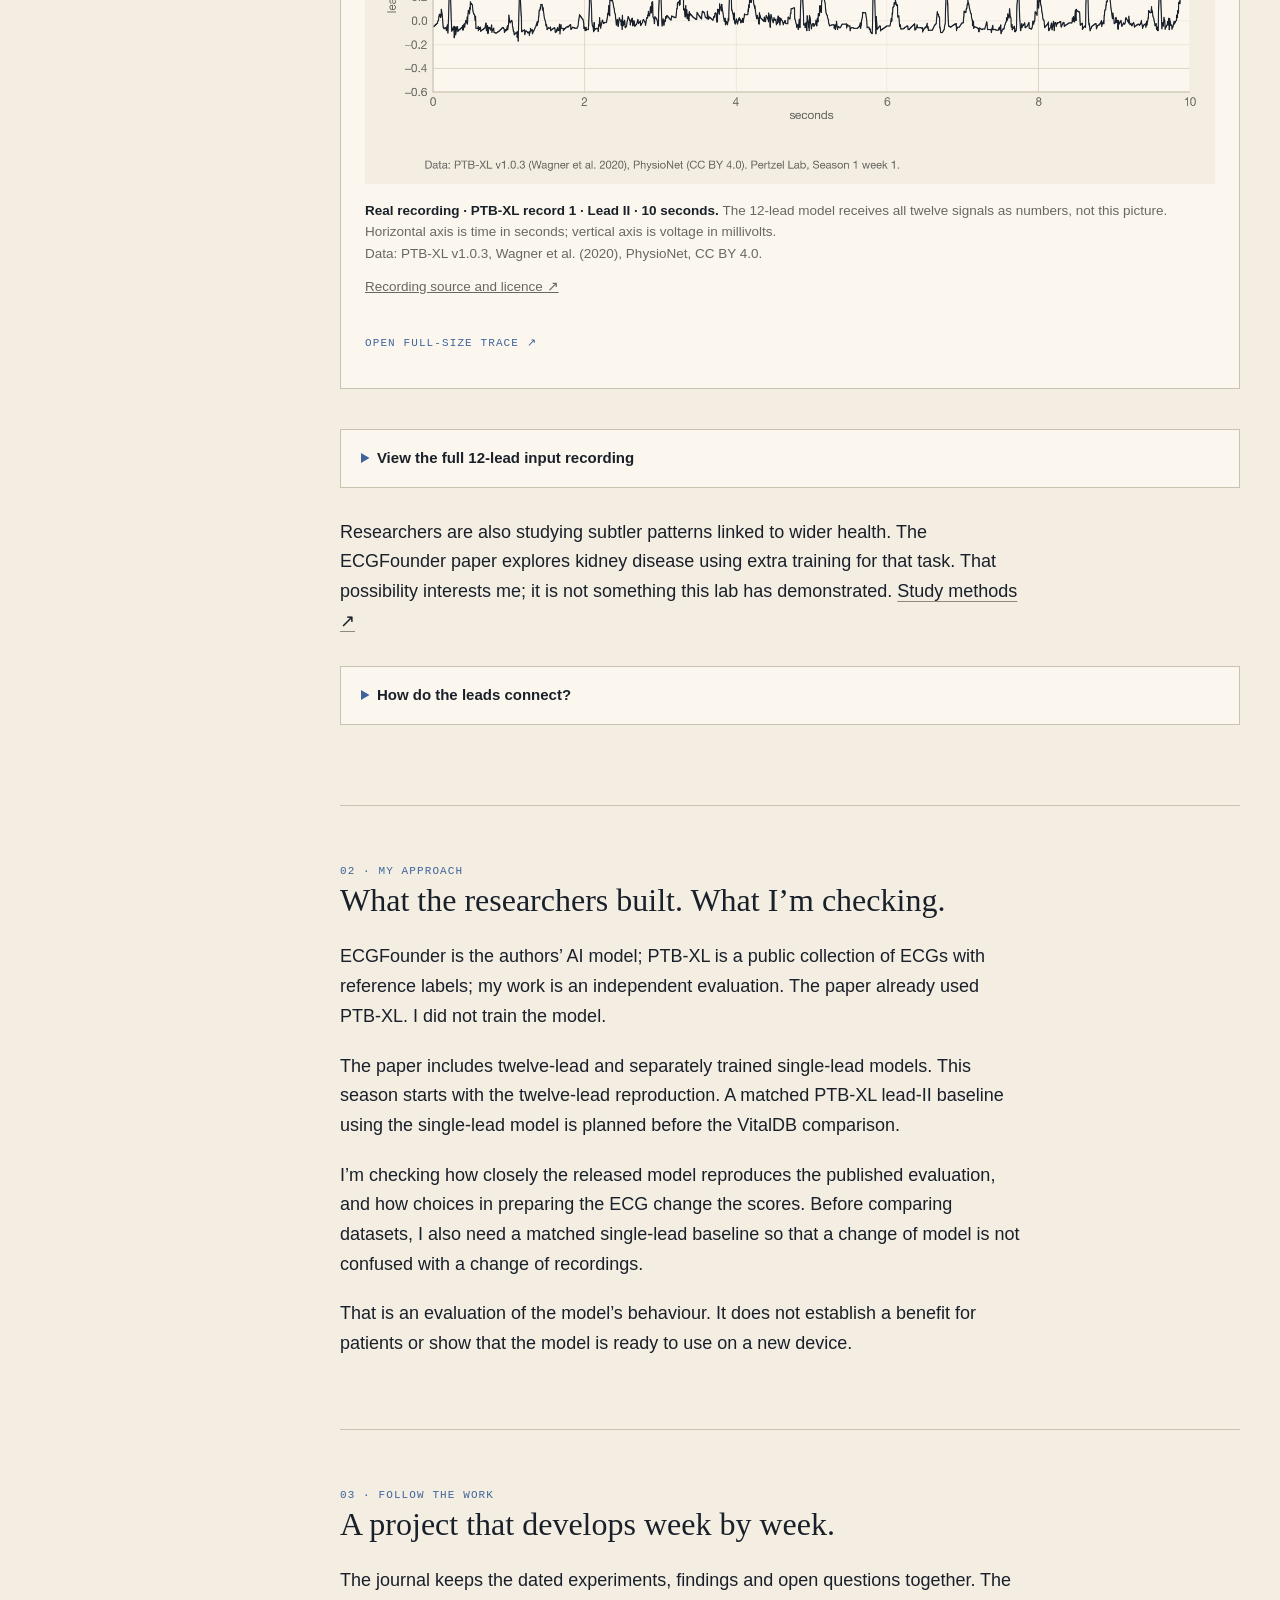
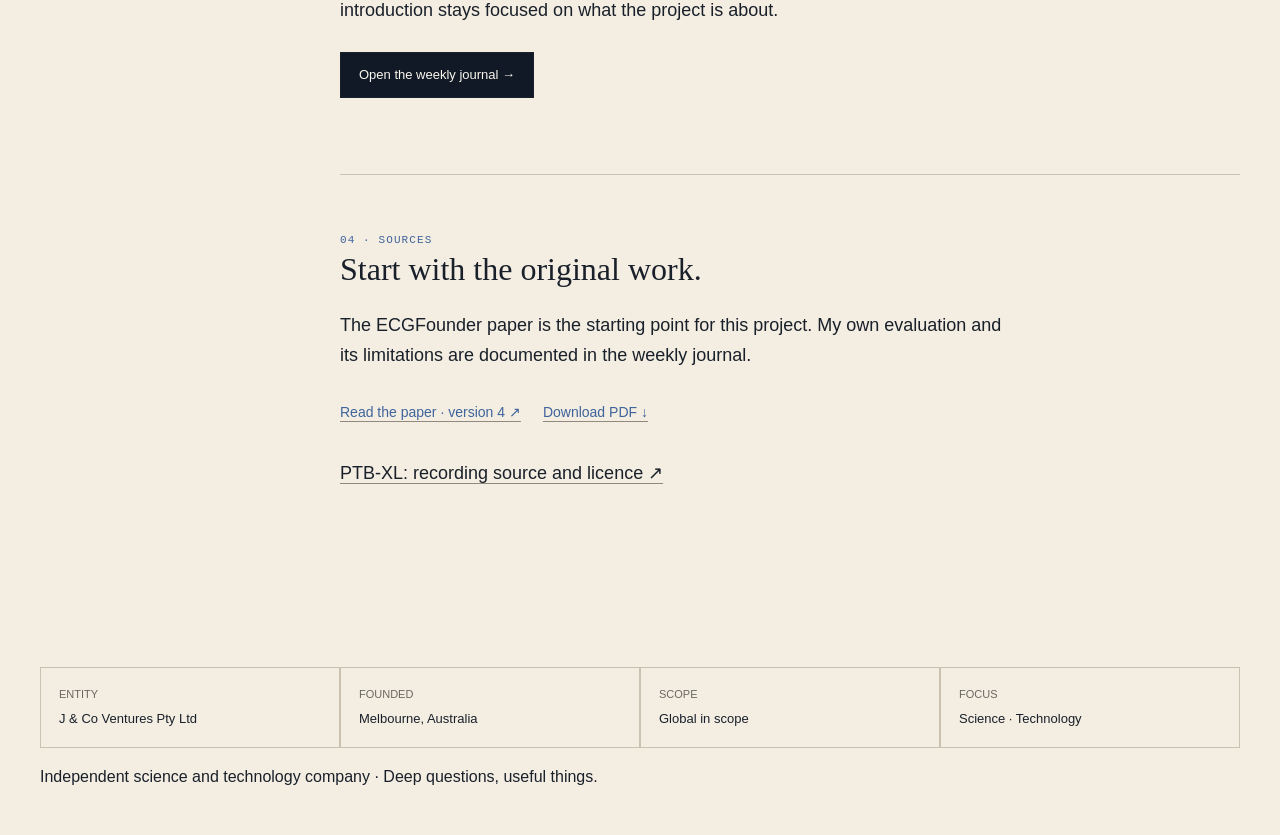
<file: lab/ecgfounder/index.html>
<!DOCTYPE html>

<html lang="en">
<head>
<meta charset="utf-8"/>
<meta content="width=device-width, initial-scale=1" name="viewport"/>
<meta content="#f3ede2" name="theme-color"/>
<title>How well does an open ECG model travel? — Pertzel Lab</title>


<meta content="I am independently evaluating ECGFounder: first checking a published evaluation, then preparing a comparison with surgical recordings. The background, approach and open questions." name="description"/>
<meta content="How well does an open ECG model travel?" property="og:title"/>
<meta content="I am independently evaluating ECGFounder: first checking a published evaluation, then preparing a comparison with surgical recordings. The background, approach and open questions." property="og:description"/>
<meta content="website" property="og:type"/>
<meta content="https://jco.ventures/lab/ecgfounder/" property="og:url"/>
<meta content="https://jco.ventures/lab/assets/s1-card-ptbxl-lead-ii.png" property="og:image"/>
<meta content="1600" property="og:image:width"/>
<meta content="720" property="og:image:height"/>
<meta content="Real ten-second ECG recording from PTB-XL record 1, lead II. Wagner et al. (2020), CC BY 4.0." property="og:image:alt"/>
<meta content="summary_large_image" name="twitter:card"/>
<meta content="https://jco.ventures/lab/assets/s1-card-ptbxl-lead-ii.png" name="twitter:image"/>
<link href="https://jco.ventures/lab/ecgfounder/" rel="canonical"/>
<link href="data:image/svg+xml,%3Csvg xmlns='http://www.w3.org/2000/svg' viewBox='0 0 32 32'%3E%3Crect width='32' height='32' fill='%2312161b'/%3E%3Ctext x='16' y='22' font-family='Georgia,serif' font-style='italic' font-size='15' fill='%23ffb454' text-anchor='middle'%3EJ%26Co%3C/text%3E%3C/svg%3E" rel="icon"/>
<link href="/assets/lab-journey.css" rel="stylesheet"/>
<link rel="stylesheet" href="/assets/mobile-navigation.css">
<script src="/assets/mobile-navigation.js" defer></script>
</head>
<body class="lab-journey"><div class="lab-reader">
<a class="skip-link" href="#main-content">Skip to content</a>
<div class="masthead-strip">
<div class="masthead-inner wrap micro">
<span>Pertzel Lab · Jack's research practice within J &amp; Co</span>
<span>Season 1 · October to November 2026</span>
</div>
</div>
<header class="site-header" data-site-path="/lab/ecgfounder/">
<nav aria-label="Main navigation" class="nav wrap">
<a class="wordmark" href="/">J<em>&amp;</em>Co Ventures</a>
<div class="nav-links">
<a href="/#work">Work</a>
<a aria-current="true" href="/lab/">Lab</a>
<a href="/#services">Services</a>
<a href="/#thinking">Thinking</a>
<a href="/#about">About</a>
</div>
<a class="nav-cta" href="https://arxiv.org/html/2410.04133v4">Original paper ↗</a>
<div class="mobile-actions">
<a class="mobile-lab-link" href="/lab/" aria-current="true">Lab</a>
<details class="site-menu">
<summary aria-controls="site-menu-panel"><span class="menu-closed-label">Menu</span><span class="menu-open-label">Close</span><span class="menu-icon" aria-hidden="true"></span></summary>
<div class="site-menu-panel" id="site-menu-panel"><div class="site-menu-inner wrap">
<div class="site-menu-heading"><span class="site-menu-kicker">Explore J&amp;Co</span><span class="site-menu-location">ECGFounder</span></div>
<nav class="site-menu-links" aria-label="Mobile site navigation"><a href="/#work" data-section="work"><span>Our work</span><span aria-hidden="true">→</span></a><a href="/lab/" aria-current="true"><span>Lab</span><span aria-hidden="true">→</span></a><a href="/#services" data-section="services"><span>Services</span><span aria-hidden="true">→</span></a><a href="/#thinking" data-section="thinking"><span>Our thinking</span><span aria-hidden="true">→</span></a><a href="/#about" data-section="about"><span>About</span><span aria-hidden="true">→</span></a><a href="/#contact" data-section="contact"><span>Contact</span><span aria-hidden="true">→</span></a></nav>
<div class="site-menu-research"><span class="site-menu-kicker">Current research · ECGFounder</span><nav class="site-menu-links" aria-label="Research shortcuts"><a href="/lab/ecgfounder/" aria-current="page"><span>ECGFounder project</span><span aria-hidden="true">→</span></a><a href="/lab/ecgfounder/journal/"><span>Weekly journal</span><span aria-hidden="true">→</span></a><a href="https://arxiv.org/html/2410.04133v4"><span>Original paper</span><span aria-hidden="true">↗</span></a></nav></div>
<a class="site-menu-contact" href="mailto:hello@jco.ventures?subject=Project%20conversation%20with%20J%20%26%20Co"><span>Discuss a project</span><span aria-hidden="true">↗</span></a>
</div></div></details></div>
</nav>
</header>

<main id="main-content">
<div class="notebook-layout wrap">
<!-- Desktop Sidebar -->
<aside class="notebook-rail">
<a class="back-link" href="/lab/">← All research projects</a>
<nav aria-label="Project chapters" class="rail-nav">
<span class="micro">In this project</span>
<ul><li><a aria-current="page" href="#overview">Project overview</a></li><li><a href="#background">Background</a></li><li><a href="#approach">My approach</a></li><li><a href="/lab/ecgfounder/journal/">Weekly journal</a></li><li><a href="#sources">Sources</a></li></ul>
</nav>
<div class="rail-actions">
<a href="https://arxiv.org/html/2410.04133v4">Paper HTML ↗</a>
<a href="https://arxiv.org/pdf/2410.04133v4">Paper PDF ↓</a>
</div>
</aside>
<!-- Main Content Area -->
<article class="notebook-content"><nav aria-label="Project location" class="review-breadcrumb"><a href="/lab/">Lab</a><span aria-hidden="true">/</span><a href="/lab/ecgfounder/">ECGFounder</a><span aria-hidden="true">/</span><span>Overview</span></nav>
<!-- Mobile Alternative Nav -->
<div class="mobile-menu-row"><div class="mobile-quick-links"><a href="/lab/ecgfounder/journal/">Journal ↓</a></div><details class="mobile-rail-nav">
<summary>In this project</summary>
<div class="mobile-nav-links"><a href="#overview">Project overview</a><a href="#background">Background</a><a href="#approach">My approach</a><a href="/lab/ecgfounder/journal/">Weekly journal</a><a href="#sources">Sources</a></div>
</details></div>
<div class="project-status">Project 01 · Research in progress · Oct–Nov 2026</div>
<section class="notebook-section" id="overview">
<span class="flow-label">The research project</span><h1 class="project-title">How well does an open ECG model travel?</h1>
<p class="project-opening">I’m independently evaluating ECGFounder, an AI model built by another research team to analyse the heart’s electrical recordings.</p>
<p class="project-opening">I started by checking whether I could reproduce one of their published evaluations. Next, I’m preparing a fair comparison using their separately trained single-lead model and recordings taken during surgery.</p>
<p class="project-opening">This is the running record of that work: what I tried, what I found, and what I still need to understand.</p>
<div class="flow-actions"><a class="primary" href="#background">Start with the background ↓</a><a href="/lab/ecgfounder/journal/">Follow the weekly work →</a></div>
<p class="review-source-links"><a href="https://arxiv.org/html/2410.04133v4">Original paper ↗</a><a href="https://arxiv.org/pdf/2410.04133v4">PDF ↓</a></p>
<dl class="project-brief"><div><dt>My role</dt><dd>Independent evaluation of a released model.</dd></div><div><dt>Starting point</dt><dd>PTB-XL, one of the paper’s test datasets.</dd></div><div><dt>Current focus</dt><dd>Preparing the single-lead comparison.</dd></div></dl></section><section class="notebook-section" id="background"><span class="flow-label">01 · Background</span><h2>Why look at the heart’s electrical signal?</h2><p class="intro">An ECG records tiny electrical changes as the heart beats. The timing and shape of the trace help clinicians assess heart rate, rhythm and how electrical signals travel through the heart.</p><figure class="primary-figure" id="signal">
<img alt="A ten second real single-lead ECG recording" decoding="async" height="720" loading="lazy" src="/lab/assets/s1-card-ptbxl-lead-ii.png" width="1600"/>
<figcaption>
<strong>Real recording · PTB-XL record 1 · Lead II · 10 seconds.</strong>
            The 12-lead model receives all twelve signals as numbers, not this picture. Horizontal axis is time in seconds; vertical axis is voltage in millivolts.
            <br/>Data: PTB-XL v1.0.3, Wagner et al. (2020), PhysioNet, CC BY 4.0.
          <br/><a href="https://physionet.org/content/ptb-xl/1.0.3/">Recording source and licence ↗</a></figcaption>
<div class="fig-tools">
<a href="/lab/assets/s1-card-ptbxl-lead-ii.png">Open full-size trace ↗</a>
</div>
</figure><details class="electrode-panel" id="twelve-lead-fig">
<summary>View the full 12-lead input recording</summary>
<div class="disclosure-body">
<figure class="primary-figure" style="margin-top:0;">
<img alt="12 separate waveform traces in a grid" decoding="async" height="1000" loading="lazy" src="/lab/assets/s1-fig-a-ptbxl-record-1.png" width="1600"/>
<div class="fig-tools">
<a href="/lab/assets/s1-fig-a-ptbxl-record-1.png">Open full 12-lead figure ↗</a>
</div>
 PTB-XL record 1 · All twelve simultaneous ten-second signals · 500 samples/second · Wagner et al. (2020), CC BY 4.0.</figure>
</div>
</details><p>Researchers are also studying subtler patterns linked to wider health. The ECGFounder paper explores kidney disease using extra training for that task. That possibility interests me; it is not something this lab has demonstrated. <a href="https://arxiv.org/html/2410.04133v4#S2.SS5">Study methods ↗</a></p><details class="electrode-panel" id="electrode-guide">
<summary>How do the leads connect?</summary>
<div class="disclosure-body">
<p class="diagram-intro">An <strong>electrode</strong> is a contact on the skin. A <strong>lead</strong> is an electrical view made by comparing voltages. The AI model is separate software that reads the resulting recording.</p>
<div class="electrode-grid">
<div class="electrode-card">
<h3>12-lead ECG</h3>
<div class="count">10 contacts → 12 electrical views</div>
<img alt="Front-facing neutral figure showing 12-lead contacts" decoding="async" height="666" loading="lazy" src="/lab/assets/ecg-twelve-wiring.svg" width="500"/>
<p class="legend"><span class="key"></span><strong>Nine measurement contacts:</strong> six on the chest and three on the limbs. Their signals combine into twelve views.</p>
</div>
<div class="electrode-card">
<h3>Single-lead ECG</h3>
<div class="count">Lead II example · 2 measurement contacts</div>
<img alt="Two gold contacts on wrist and leg showing single lead difference" decoding="async" height="666" loading="lazy" src="/lab/assets/ecg-single-wiring.svg" width="500"/>
<p class="legend"><span class="key"></span><strong>Both contacts measure.</strong> The recorder subtracts the voltage at A from B to produce one lead trace. A third contact for interference is omitted here.</p>
</div>
</div>
</div>
<p class="review-diagram-note">Educational schematic: contact positions are approximate and recorder traces illustrative. A standard twelve-lead ECG uses ten skin contacts, including a right-leg contact that supports interference reduction. This single-lead example shows only the two measurement contacts; a separate third contact may reduce interference. It is not a device setup guide.</p></details></section>
<section class="notebook-section" id="approach"><span class="flow-label">02 · My approach</span>
<h2>What the researchers built. What I’m checking.</h2>
<p>ECGFounder is the authors’ AI model; PTB-XL is a public collection of ECGs with reference labels; my work is an independent evaluation. The paper already used PTB-XL. I did not train the model.</p>
<p>The paper includes twelve-lead and separately trained single-lead models. This season starts with the twelve-lead reproduction. A matched PTB-XL lead-II baseline using the single-lead model is planned before the VitalDB comparison.</p>
<p>I’m checking how closely the released model reproduces the published evaluation, and how choices in preparing the ECG change the scores. Before comparing datasets, I also need a matched single-lead baseline so that a change of model is not confused with a change of recordings.</p><p>That is an evaluation of the model’s behaviour. It does not establish a benefit for patients or show that the model is ready to use on a new device.</p></section>
<section class="notebook-section" id="follow-research"><span class="flow-label">03 · Follow the work</span><h2>A project that develops week by week.</h2><p>The journal keeps the dated experiments, findings and open questions together. The introduction stays focused on what the project is about.</p><div class="flow-actions"><a class="primary" href="/lab/ecgfounder/journal/">Open the weekly journal →</a></div></section><section class="notebook-section" id="sources"><span class="flow-label">04 · Sources</span><h2>Start with the original work.</h2><p>The ECGFounder paper is the starting point for this project. My own evaluation and its limitations are documented in the weekly journal.</p><p class="review-source-links"><a href="https://arxiv.org/html/2410.04133v4">Read the paper · version 4 ↗</a><a href="https://arxiv.org/pdf/2410.04133v4">Download PDF ↓</a></p><p><a href="https://physionet.org/content/ptb-xl/1.0.3/">PTB-XL: recording source and licence ↗</a></p></section>
</article>
</div>
</main>
<!-- Lab Collection Preview Footer -->
<footer id="contact">
<div class="wrap">
<div aria-label="J and Co Ventures company details" class="footer-grid">
<div class="footer-cell" style="display:flex;flex-direction:column;gap:5px;padding:18px;border:1px solid #cbc1b1"><span class="k">Entity</span><span class="v">J &amp; Co Ventures Pty Ltd</span></div>
<div class="footer-cell" style="display:flex;flex-direction:column;gap:5px;padding:18px;border:1px solid #cbc1b1"><span class="k">Founded</span><span class="v">Melbourne, Australia</span></div>
<div class="footer-cell" style="display:flex;flex-direction:column;gap:5px;padding:18px;border:1px solid #cbc1b1"><span class="k">Scope</span><span class="v">Global in scope</span></div>
<div class="footer-cell" style="display:flex;flex-direction:column;gap:5px;padding:18px;border:1px solid #cbc1b1"><span class="k">Focus</span><span class="v">Science · Technology</span></div>
</div>
<p class="footer-note">Independent science and technology company · Deep questions, useful things.</p>
</div>
</footer>
</div><!-- Cloudflare Web Analytics --><script type="module" src="https://static.cloudflareinsights.com/beacon.min.js" data-cf-beacon='{"token": "a05a8e57742f431893a7942d96ac429e"}'></script><!-- End Cloudflare Web Analytics -->
</body>
</html>
</file>
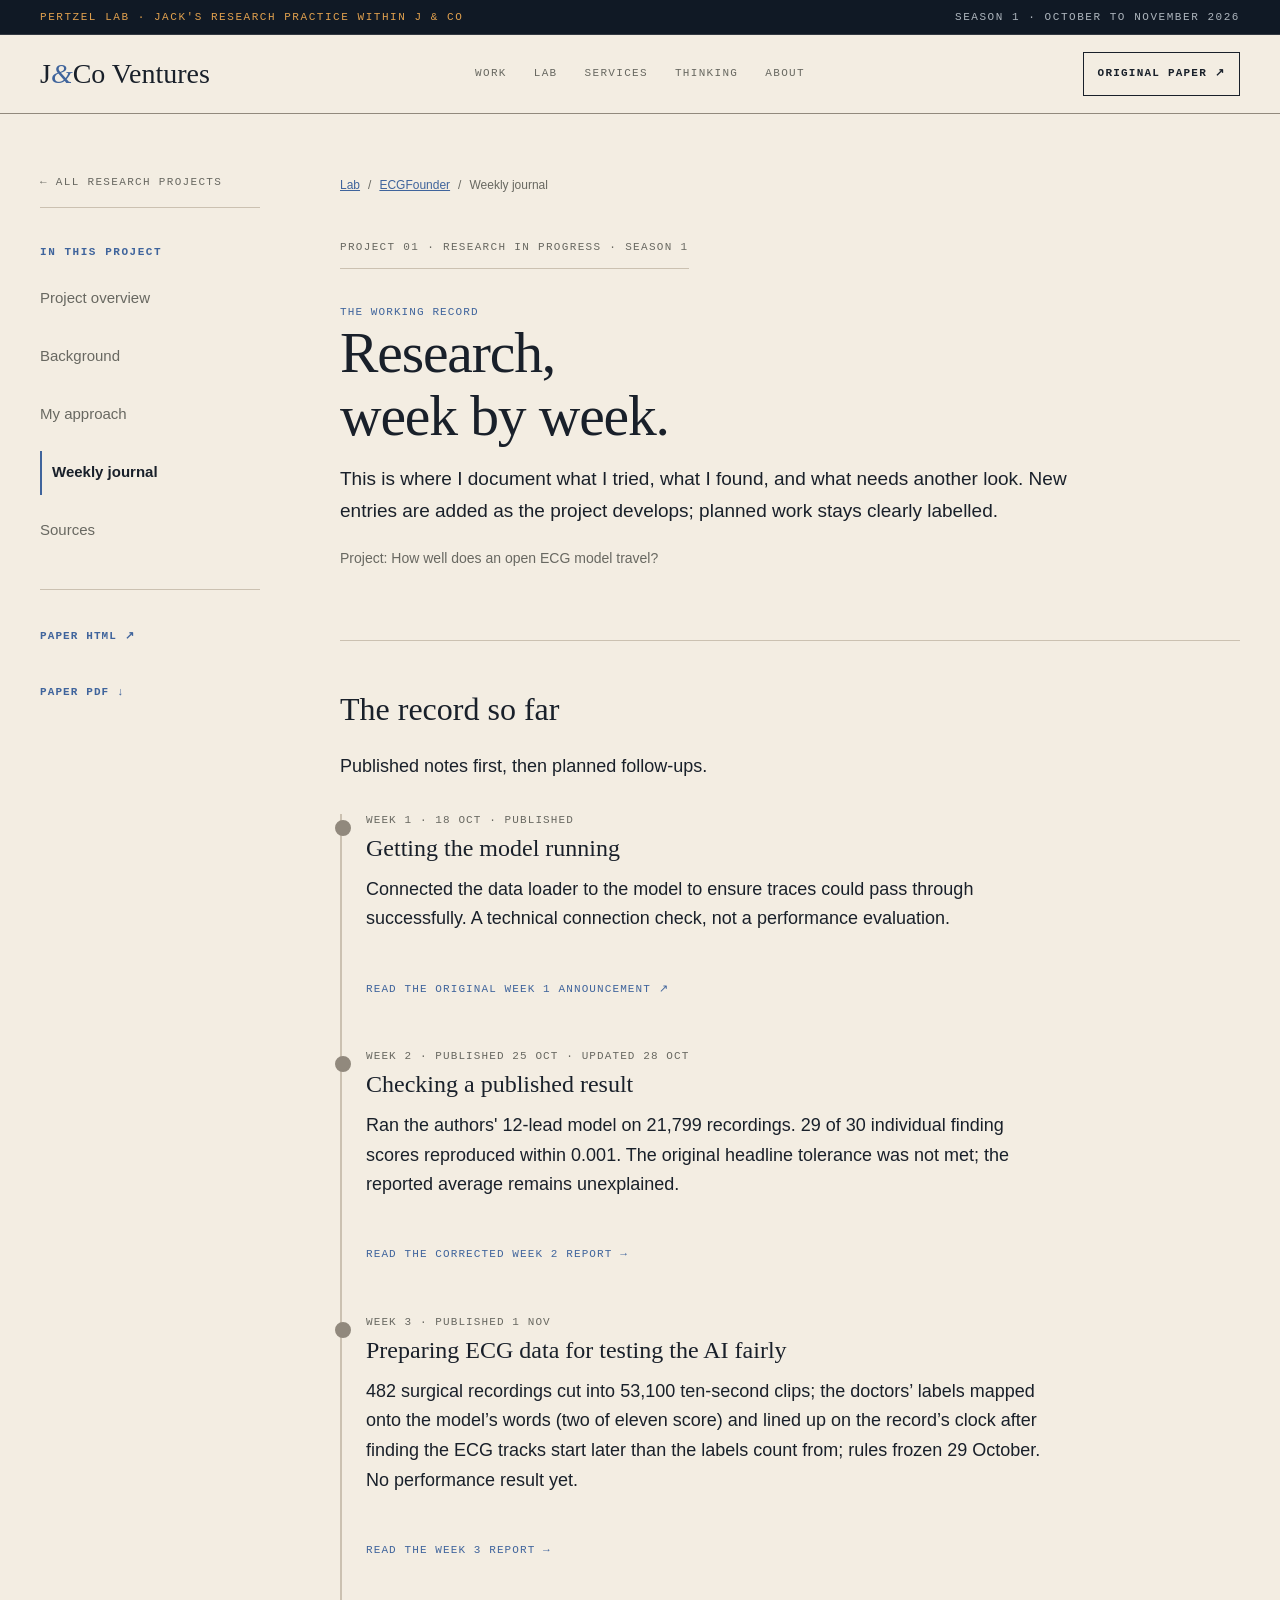
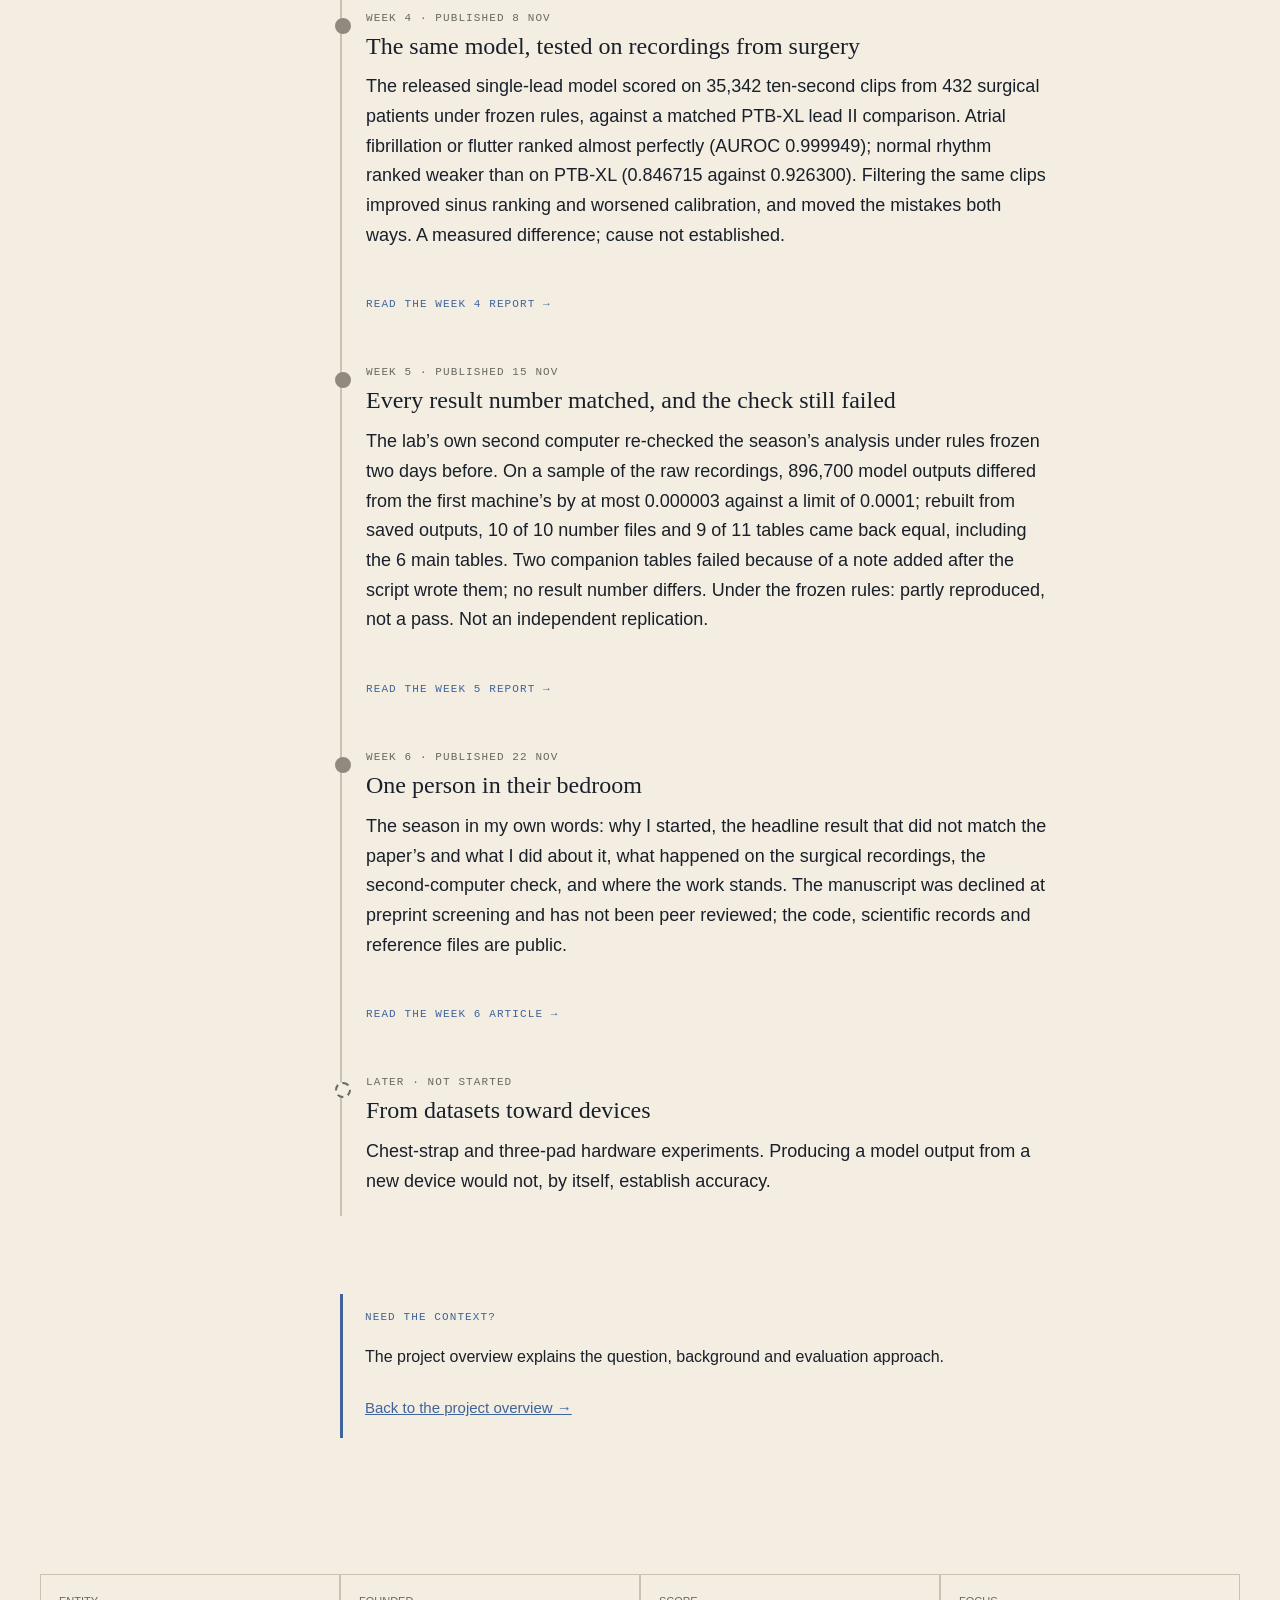
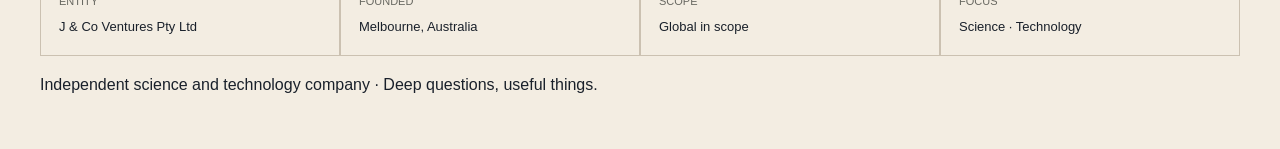
<file: lab/ecgfounder/journal/index.html>
<!DOCTYPE html>

<html lang="en">
<head>
<meta charset="utf-8"/>
<meta content="width=device-width, initial-scale=1" name="viewport"/>
<meta content="#f3ede2" name="theme-color"/>
<title>Weekly journal · ECGFounder — Pertzel Lab</title>


<meta content="Follow the ECGFounder evaluation week by week: published experiments, current preparation and planned checks, with results and limits clearly distinguished." name="description"/>
<meta content="Weekly journal · ECGFounder" property="og:title"/>
<meta content="Follow the ECGFounder evaluation week by week: published experiments, current preparation and planned checks, with results and limits clearly distinguished." property="og:description"/>
<meta content="website" property="og:type"/>
<meta content="https://jco.ventures/lab/ecgfounder/journal/" property="og:url"/>
<meta content="https://jco.ventures/lab/assets/s1-card-ptbxl-lead-ii.png" property="og:image"/>
<meta content="1600" property="og:image:width"/>
<meta content="720" property="og:image:height"/>
<meta content="Real ten-second ECG recording from PTB-XL record 1, lead II. Wagner et al. (2020), CC BY 4.0." property="og:image:alt"/>
<meta content="summary_large_image" name="twitter:card"/>
<meta content="https://jco.ventures/lab/assets/s1-card-ptbxl-lead-ii.png" name="twitter:image"/>
<link href="https://jco.ventures/lab/ecgfounder/journal/" rel="canonical"/>
<link href="data:image/svg+xml,%3Csvg xmlns='http://www.w3.org/2000/svg' viewBox='0 0 32 32'%3E%3Crect width='32' height='32' fill='%2312161b'/%3E%3Ctext x='16' y='22' font-family='Georgia,serif' font-style='italic' font-size='15' fill='%23ffb454' text-anchor='middle'%3EJ%26Co%3C/text%3E%3C/svg%3E" rel="icon"/>
<link href="/assets/lab-journey.css" rel="stylesheet"/>
<link rel="stylesheet" href="/assets/mobile-navigation.css">
<script src="/assets/mobile-navigation.js" defer></script>
</head>
<body class="lab-journey"><div class="lab-reader">
<a class="skip-link" href="#main-content">Skip to content</a>
<div class="masthead-strip">
<div class="masthead-inner wrap micro">
<span>Pertzel Lab · Jack's research practice within J &amp; Co</span>
<span>Season 1 · October to November 2026</span>
</div>
</div>
<header class="site-header" data-site-path="/lab/ecgfounder/journal/">
<nav aria-label="Main navigation" class="nav wrap">
<a class="wordmark" href="/">J<em>&amp;</em>Co Ventures</a>
<div class="nav-links">
<a href="/#work">Work</a>
<a aria-current="true" href="/lab/">Lab</a>
<a href="/#services">Services</a>
<a href="/#thinking">Thinking</a>
<a href="/#about">About</a>
</div>
<a class="nav-cta" href="https://arxiv.org/html/2410.04133v4">Original paper ↗</a>
<div class="mobile-actions">
<a class="mobile-lab-link" href="/lab/" aria-current="true">Lab</a>
<details class="site-menu">
<summary aria-controls="site-menu-panel"><span class="menu-closed-label">Menu</span><span class="menu-open-label">Close</span><span class="menu-icon" aria-hidden="true"></span></summary>
<div class="site-menu-panel" id="site-menu-panel"><div class="site-menu-inner wrap">
<div class="site-menu-heading"><span class="site-menu-kicker">Explore J&amp;Co</span><span class="site-menu-location">Weekly journal</span></div>
<nav class="site-menu-links" aria-label="Mobile site navigation"><a href="/#work" data-section="work"><span>Our work</span><span aria-hidden="true">→</span></a><a href="/lab/" aria-current="true"><span>Lab</span><span aria-hidden="true">→</span></a><a href="/#services" data-section="services"><span>Services</span><span aria-hidden="true">→</span></a><a href="/#thinking" data-section="thinking"><span>Our thinking</span><span aria-hidden="true">→</span></a><a href="/#about" data-section="about"><span>About</span><span aria-hidden="true">→</span></a><a href="/#contact" data-section="contact"><span>Contact</span><span aria-hidden="true">→</span></a></nav>
<div class="site-menu-research"><span class="site-menu-kicker">Current research · ECGFounder</span><nav class="site-menu-links" aria-label="Research shortcuts"><a href="/lab/ecgfounder/"><span>ECGFounder project</span><span aria-hidden="true">→</span></a><a href="/lab/ecgfounder/journal/" aria-current="page"><span>Weekly journal</span><span aria-hidden="true">→</span></a><a href="https://arxiv.org/html/2410.04133v4"><span>Original paper</span><span aria-hidden="true">↗</span></a></nav></div>
<a class="site-menu-contact" href="mailto:hello@jco.ventures?subject=Project%20conversation%20with%20J%20%26%20Co"><span>Discuss a project</span><span aria-hidden="true">↗</span></a>
</div></div></details></div>
</nav>
</header>

<main id="main-content">
<div class="notebook-layout wrap">
<!-- Desktop Sidebar -->
<aside class="notebook-rail">
<a class="back-link" href="/lab/">← All research projects</a>
<nav aria-label="Project chapters" class="rail-nav">
<span class="micro">In this project</span>
<ul><li><a href="/lab/ecgfounder/#overview">Project overview</a></li><li><a href="/lab/ecgfounder/#background">Background</a></li><li><a href="/lab/ecgfounder/#approach">My approach</a></li><li><a aria-current="page" href="#main-content">Weekly journal</a></li><li><a href="/lab/ecgfounder/#sources">Sources</a></li></ul>
</nav>
<div class="rail-actions">
<a href="https://arxiv.org/html/2410.04133v4">Paper HTML ↗</a>
<a href="https://arxiv.org/pdf/2410.04133v4">Paper PDF ↓</a>
</div>
</aside>
<!-- Main Content Area -->
<article class="notebook-content"><nav aria-label="Project location" class="review-breadcrumb"><a href="/lab/">Lab</a><span aria-hidden="true">/</span><a href="/lab/ecgfounder/">ECGFounder</a><span aria-hidden="true">/</span><span>Weekly journal</span></nav>
<!-- Mobile Alternative Nav -->
<div class="mobile-menu-row"><div class="mobile-quick-links"><a href="/lab/ecgfounder/">Overview ↑</a></div><details class="mobile-rail-nav">
<summary>In this project</summary>
<div class="mobile-nav-links"><a href="/lab/ecgfounder/#overview">Project overview</a><a href="/lab/ecgfounder/#background">Background</a><a href="/lab/ecgfounder/#approach">My approach</a><a href="#main-content">Weekly journal</a><a href="/lab/ecgfounder/#sources">Sources</a></div>
</details></div>
<div class="project-status">Project 01 · Research in progress · Season 1</div>
<section class="notebook-section" id="journal-intro"><span class="flow-label">The working record</span><h1 class="project-title">Research,<br/>week by week.</h1><p class="project-opening">This is where I document what I tried, what I found, and what needs another look. New entries are added as the project develops; planned work stays clearly labelled.</p><p class="report-scope">Project: How well does an open ECG model travel?</p></section><section class="notebook-section" id="journal">
<h2>The record so far</h2>
<p>Published notes first, then planned follow-ups.</p>
<div class="journal-timeline">
<div class="journal-entry completed">
<span class="entry-meta">Week 1 · 18 Oct · Published</span>
<h3 class="entry-title">Getting the model running</h3>
<p class="entry-desc">Connected the data loader to the model to ensure traces could pass through successfully. A technical connection check, not a performance evaluation.</p>
<a class="entry-link" href="/lab/season-1-announcement.html">Read the original Week 1 announcement ↗</a></div>
<div class="journal-entry completed">
<span class="entry-meta">Week 2 · Published 25 Oct · Updated 28 Oct</span>
<h3 class="entry-title">Checking a published result</h3>
<p class="entry-desc">Ran the authors' 12-lead model on 21,799 recordings. 29 of 30 individual finding scores reproduced within 0.001. The original headline tolerance was not met; the reported average remains unexplained.</p>
<a class="entry-link" href="/lab/season-1-week-2.html">Read the corrected Week 2 report →</a>
</div>
<div class="journal-entry completed">
<span class="entry-meta">Week 3 · Published 1 Nov</span>
<h3 class="entry-title">Preparing ECG data for testing the AI fairly</h3>
<p class="entry-desc">482 surgical recordings cut into 53,100 ten-second clips; the doctors’ labels mapped onto the model’s words (two of eleven score) and lined up on the record’s clock after finding the ECG tracks start later than the labels count from; rules frozen 29 October. No performance result yet.</p>
<a class="entry-link" href="/lab/season-1-week-3.html">Read the Week 3 report →</a>
</div>
<div class="journal-entry completed">
<span class="entry-meta">Week 4 · Published 8 Nov</span>
<h3 class="entry-title">The same model, tested on recordings from surgery</h3>
<p class="entry-desc">The released single-lead model scored on 35,342 ten-second clips from 432 surgical patients under frozen rules, against a matched PTB-XL lead II comparison. Atrial fibrillation or flutter ranked almost perfectly (AUROC 0.999949); normal rhythm ranked weaker than on PTB-XL (0.846715 against 0.926300). Filtering the same clips improved sinus ranking and worsened calibration, and moved the mistakes both ways. A measured difference; cause not established.</p>
<a class="entry-link" href="/lab/season-1-week-4.html">Read the Week 4 report →</a>
</div>
<div class="journal-entry completed">
<span class="entry-meta">Week 5 · Published 15 Nov</span>
<h3 class="entry-title">Every result number matched, and the check still failed</h3>
<p class="entry-desc">The lab’s own second computer re-checked the season’s analysis under rules frozen two days before. On a sample of the raw recordings, 896,700 model outputs differed from the first machine’s by at most 0.000003 against a limit of 0.0001; rebuilt from saved outputs, 10 of 10 number files and 9 of 11 tables came back equal, including the 6 main tables. Two companion tables failed because of a note added after the script wrote them; no result number differs. Under the frozen rules: partly reproduced, not a pass. Not an independent replication.</p>
<a class="entry-link" href="/lab/season-1-week-5.html">Read the Week 5 report →</a>
</div>
<div class="journal-entry completed">
<span class="entry-meta">Week 6 · Published 22 Nov</span>
<h3 class="entry-title">One person in their bedroom</h3>
<p class="entry-desc">The season in my own words: why I started, the headline result that did not match the paper’s and what I did about it, what happened on the surgical recordings, the second-computer check, and where the work stands. The manuscript was declined at preprint screening and has not been peer reviewed; the code, scientific records and reference files are public.</p>
<a class="entry-link" href="/lab/season-1-week-6.html">Read the Week 6 article →</a>
</div>
<div class="journal-entry planned">
<span class="entry-meta">Later · Not started</span>
<h3 class="entry-title">From datasets toward devices</h3>
<p class="entry-desc">Chest-strap and three-pad hardware experiments. Producing a model output from a new device would not, by itself, establish accuracy.</p>
</div>
</div>
</section><div class="project-next"><span class="flow-label">Need the context?</span><p>The project overview explains the question, background and evaluation approach.</p><a class="chapter-link" href="/lab/ecgfounder/">Back to the project overview →</a></div></article>
</div>
</main>
<!-- Lab Collection Preview Footer -->
<footer id="contact">
<div class="wrap">
<div aria-label="J and Co Ventures company details" class="footer-grid">
<div class="footer-cell" style="display:flex;flex-direction:column;gap:5px;padding:18px;border:1px solid #cbc1b1"><span class="k">Entity</span><span class="v">J &amp; Co Ventures Pty Ltd</span></div>
<div class="footer-cell" style="display:flex;flex-direction:column;gap:5px;padding:18px;border:1px solid #cbc1b1"><span class="k">Founded</span><span class="v">Melbourne, Australia</span></div>
<div class="footer-cell" style="display:flex;flex-direction:column;gap:5px;padding:18px;border:1px solid #cbc1b1"><span class="k">Scope</span><span class="v">Global in scope</span></div>
<div class="footer-cell" style="display:flex;flex-direction:column;gap:5px;padding:18px;border:1px solid #cbc1b1"><span class="k">Focus</span><span class="v">Science · Technology</span></div>
</div>
<p class="footer-note">Independent science and technology company · Deep questions, useful things.</p>
</div>
</footer>
</div><!-- Cloudflare Web Analytics --><script type="module" src="https://static.cloudflareinsights.com/beacon.min.js" data-cf-beacon='{"token": "a05a8e57742f431893a7942d96ac429e"}'></script><!-- End Cloudflare Web Analytics -->
</body>
</html>
</file>
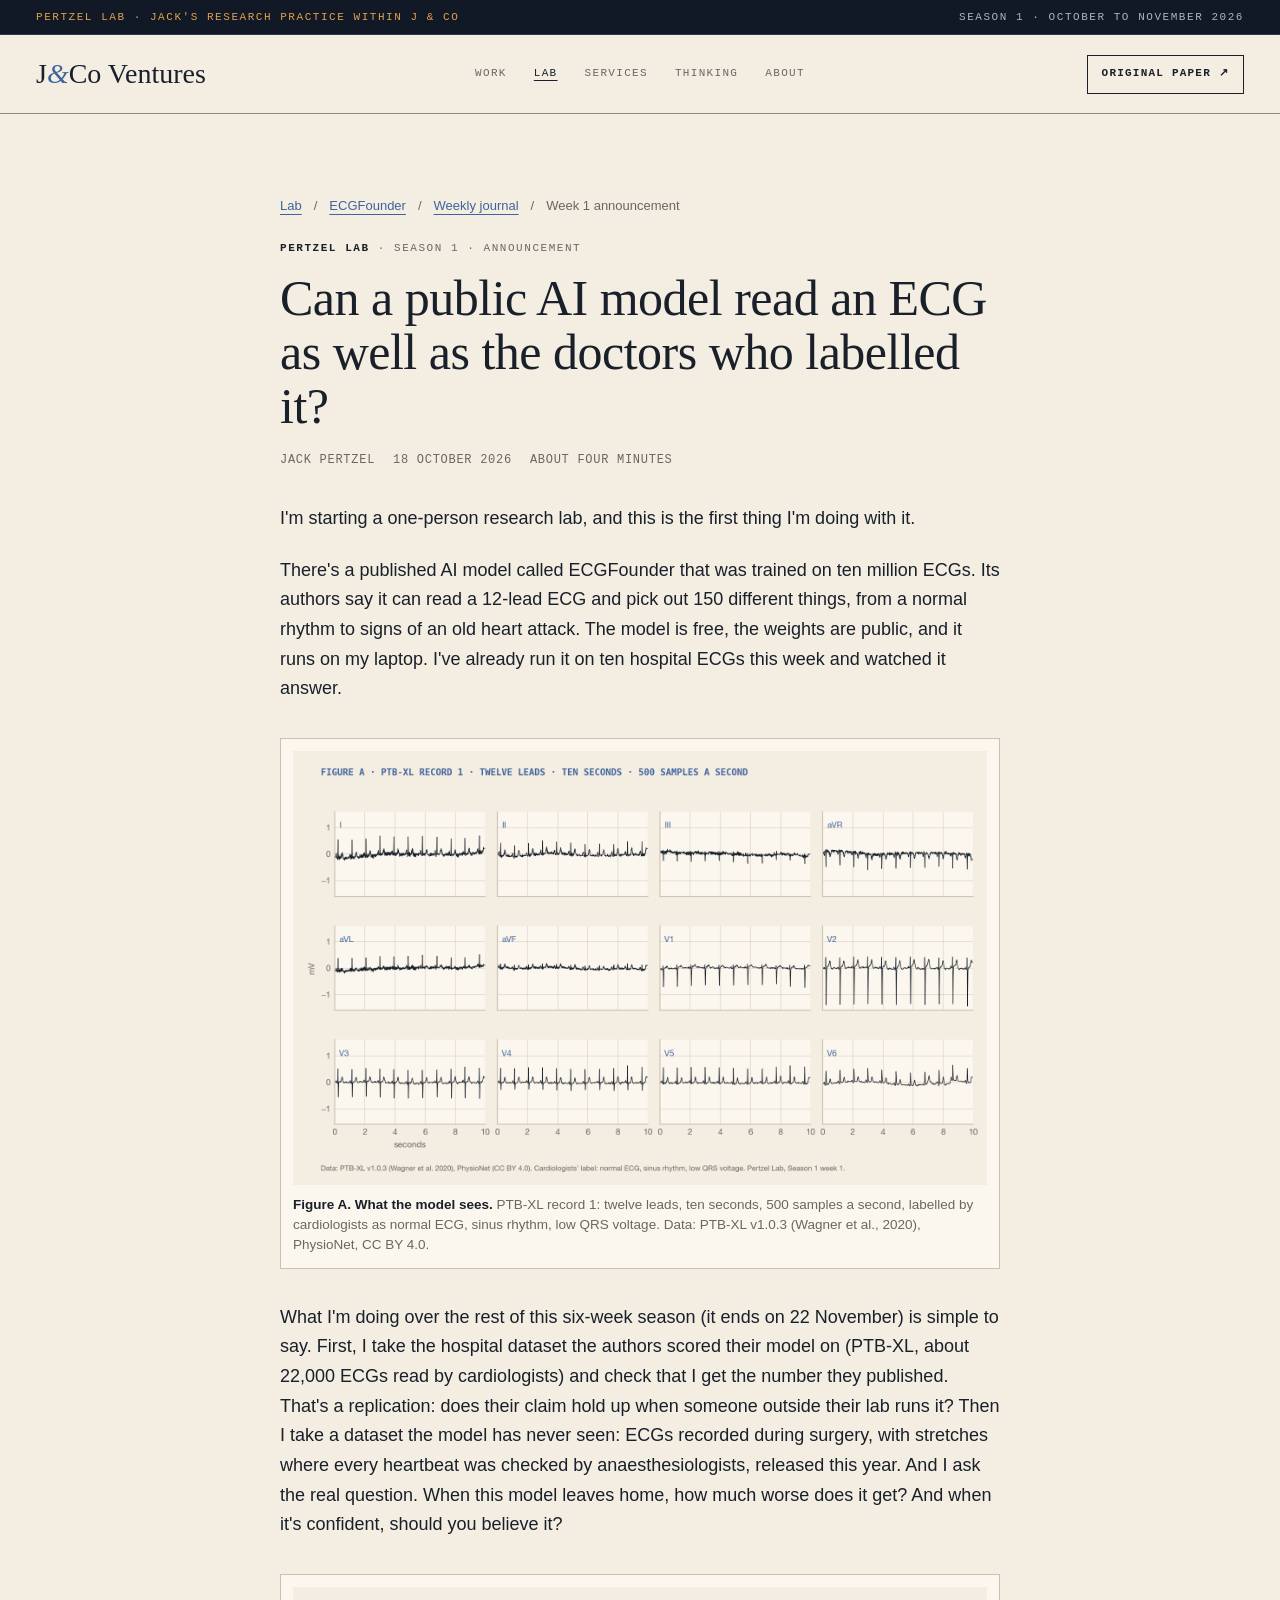
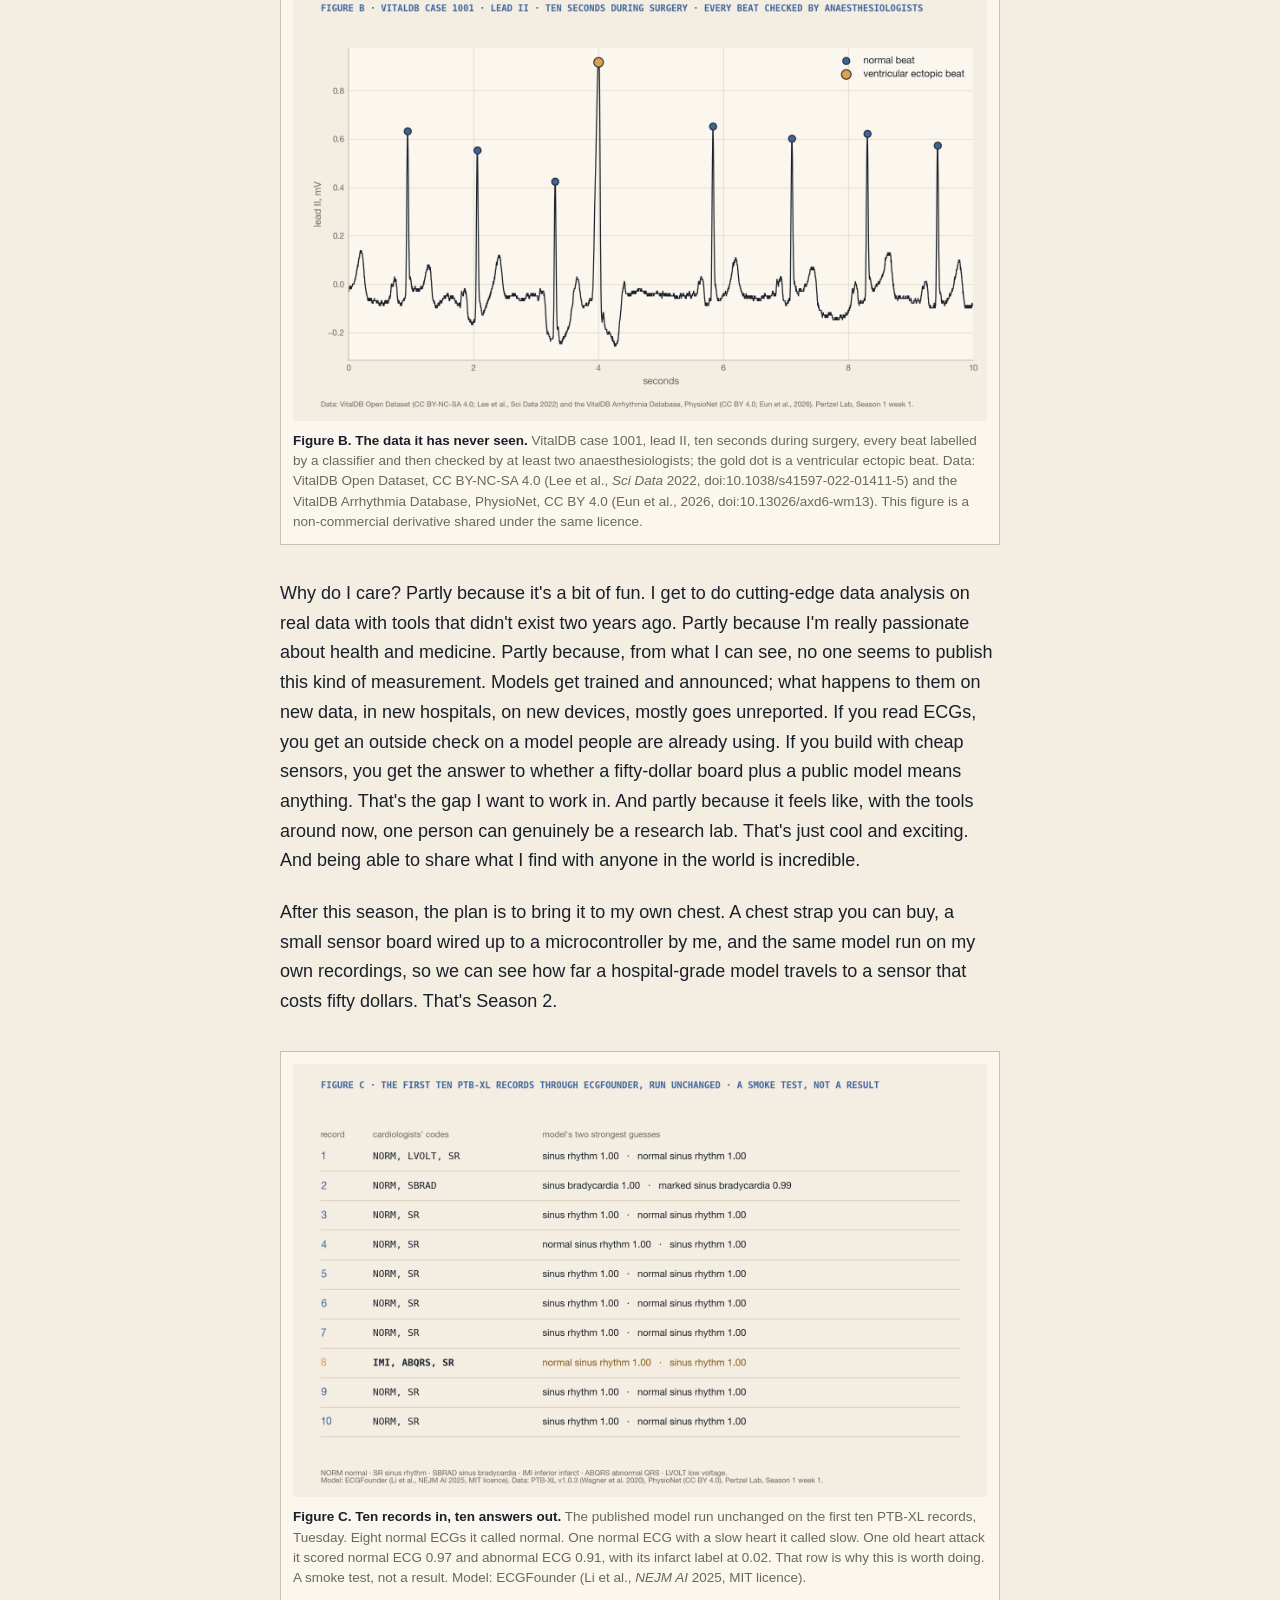
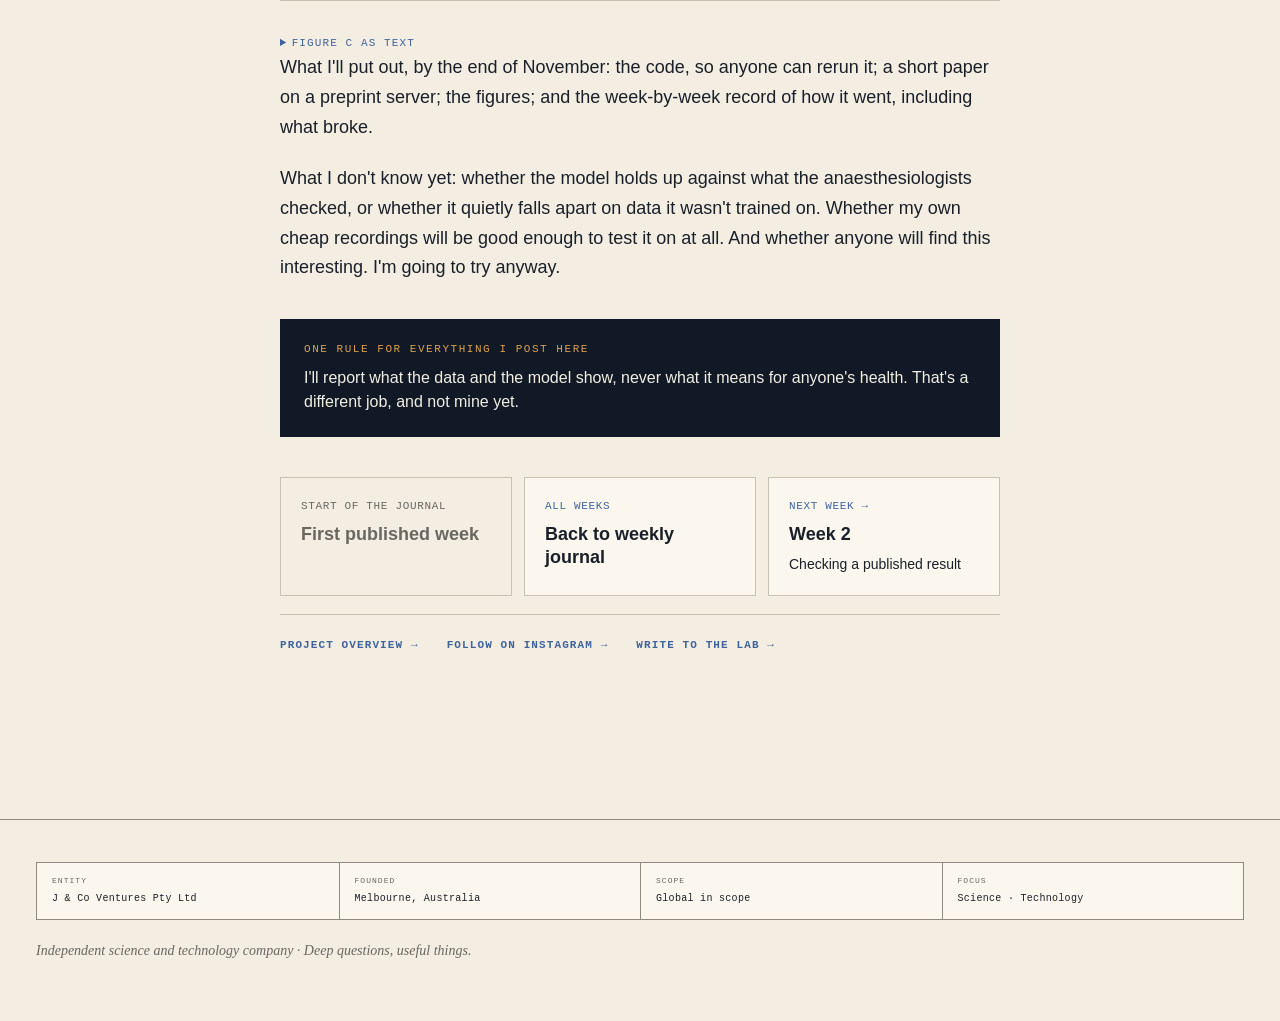
<file: lab/season-1-announcement.html>
<!DOCTYPE html>
<html lang="en">
<head>
<meta charset="utf-8">
<meta name="viewport" content="width=device-width, initial-scale=1">
<meta name="theme-color" content="#f3ede2">
<title>Can a public AI model read an ECG as well as the doctors who labelled it? — Pertzel Lab</title>
<meta name="description" content="Season 1 of Pertzel Lab: reproduce a published ECG model's score, then run it on surgery recordings it has never seen and measure what it loses. A six-week season; the code, figures and record are published at its end, including what breaks.">
<meta property="og:title" content="Can a public AI model read an ECG as well as the doctors who labelled it?">
<meta property="og:description" content="Season 1 of a one-person research lab: a six-week study, with the code, figures and record published at its end, including what breaks.">
<meta property="og:type" content="article">
<meta property="article:published_time" content="2026-10-18">
<meta property="og:url" content="https://jco.ventures/lab/season-1-announcement.html">
<meta property="og:image" content="https://jco.ventures/lab/assets/s1-og.png">
<meta property="og:image:width" content="1200">
<meta property="og:image:height" content="630">
<meta property="og:image:alt" content="Can a public AI model read an ECG as well as the doctors who labelled it? Pertzel Lab, Season 1.">
<meta name="twitter:card" content="summary_large_image">
<meta name="twitter:image" content="https://jco.ventures/lab/assets/s1-og.png">
<link rel="canonical" href="https://jco.ventures/lab/season-1-announcement.html">
<link rel="icon" href="data:image/svg+xml,%3Csvg xmlns='http://www.w3.org/2000/svg' viewBox='0 0 32 32'%3E%3Crect width='32' height='32' fill='%2312161b'/%3E%3Ctext x='16' y='22' font-family='Georgia,serif' font-style='italic' font-size='15' fill='%23ffb454' text-anchor='middle'%3EJ%26Co%3C/text%3E%3C/svg%3E">
<link rel="stylesheet" href="../assets/site.css">
<style>
  .article { max-width: 720px; padding: 48px 0 24px; }
  .article .eyebrow { margin-bottom: 14px; }
  .article h1 { max-width: none; font-family: var(--serif); font-size: clamp(34px, 5vw, 50px); font-weight: 400; line-height: 1.08; margin: 0 0 18px; letter-spacing: -0.01em; }
  .byline { font-family: var(--mono); font-size: 12px; letter-spacing: 0.06em; text-transform: uppercase; color: var(--muted); margin: 0 0 34px; display: flex; flex-wrap: wrap; gap: 8px 18px; }
  .article p:not(.eyebrow):not(.byline) { font-size: 18px; line-height: 1.65; margin: 0 0 22px; }
  .article .lab-figure { margin: 34px 0; }
  .rule-box { background: var(--night); color: var(--night-ink); padding: 22px 24px; margin: 36px 0 20px; font-size: 16px; line-height: 1.55; }
  .rule-box .micro { color: var(--gold); display: block; margin-bottom: 8px; }
  .article-foot { display: flex; flex-wrap: wrap; gap: 14px 28px; align-items: baseline; padding: 22px 0 40px; border-top: 1px solid var(--line); }
  .article-foot .card-link { padding-top: 0; margin-top: 0; }
</style>
<link rel="stylesheet" href="/assets/mobile-navigation.css">
<script src="/assets/mobile-navigation.js" defer></script>
</head>
<body>
  <a class="skip-link" href="#main-content">Skip to content</a>

  <div class="masthead-strip">
    <div class="masthead-inner wrap micro">
      <span>Pertzel Lab · Jack's research practice within J &amp; Co</span>
      <span>Season 1 · October to November 2026</span>
    </div>
  </div>

  <header class="site-header" data-site-path="/lab/season-1-announcement.html">
    <nav class="nav wrap" aria-label="Main navigation">
      <a class="wordmark" href="../">J<em>&amp;</em>Co Ventures</a>
      <div class="nav-links">
        <a href="../#work">Work</a>
        <a href="./" aria-current="true">Lab</a>
        <a href="../#services">Services</a>
        <a href="../#thinking">Thinking</a>
        <a href="../#about">About</a>
      </div>
      <a class="nav-cta" href="https://arxiv.org/html/2410.04133v4">Original paper ↗</a>
    <div class="mobile-actions">
<a class="mobile-lab-link" href="/lab/" aria-current="true">Lab</a>
<details class="site-menu">
<summary aria-controls="site-menu-panel"><span class="menu-closed-label">Menu</span><span class="menu-open-label">Close</span><span class="menu-icon" aria-hidden="true"></span></summary>
<div class="site-menu-panel" id="site-menu-panel"><div class="site-menu-inner wrap">
<div class="site-menu-heading"><span class="site-menu-kicker">Explore J&amp;Co</span><span class="site-menu-location">Week 1</span></div>
<nav class="site-menu-links" aria-label="Mobile site navigation"><a href="/#work" data-section="work"><span>Our work</span><span aria-hidden="true">→</span></a><a href="/lab/" aria-current="true"><span>Lab</span><span aria-hidden="true">→</span></a><a href="/#services" data-section="services"><span>Services</span><span aria-hidden="true">→</span></a><a href="/#thinking" data-section="thinking"><span>Our thinking</span><span aria-hidden="true">→</span></a><a href="/#about" data-section="about"><span>About</span><span aria-hidden="true">→</span></a><a href="/#contact" data-section="contact"><span>Contact</span><span aria-hidden="true">→</span></a></nav>
<div class="site-menu-research"><span class="site-menu-kicker">Current research · ECGFounder</span><nav class="site-menu-links" aria-label="Research shortcuts"><a href="/lab/ecgfounder/"><span>ECGFounder project</span><span aria-hidden="true">→</span></a><a href="/lab/ecgfounder/journal/"><span>Weekly journal</span><span aria-hidden="true">→</span></a><a href="https://arxiv.org/html/2410.04133v4"><span>Original paper</span><span aria-hidden="true">↗</span></a></nav></div>
<a class="site-menu-contact" href="mailto:hello@jco.ventures?subject=Project%20conversation%20with%20J%20%26%20Co"><span>Discuss a project</span><span aria-hidden="true">↗</span></a>
</div></div></details></div>
</nav>
  </header>

  <main id="main-content">
    <article class="article wrap">
<nav class="lab-post-context" aria-label="Research navigation"><a href="/lab/">Lab</a><span aria-hidden="true">/</span><a href="/lab/ecgfounder/">ECGFounder</a><span aria-hidden="true">/</span><a href="/lab/ecgfounder/journal/">Weekly journal</a><span aria-hidden="true">/</span><span aria-current="page">Week 1 announcement</span></nav>
      <p class="eyebrow"><strong>Pertzel Lab</strong> · Season 1 · Announcement</p>
      <h1>Can a public AI model read an ECG as well as the doctors who labelled it?</h1>
      <p class="byline"><span>Jack Pertzel</span><time datetime="2026-10-18">18 October 2026</time><span>About four minutes</span></p>

      <p>I'm starting a one-person research lab, and this is the first thing I'm doing with it.</p>

      <p>There's a published AI model called ECGFounder that was trained on ten million ECGs. Its authors say it can read a 12-lead ECG and pick out 150 different things, from a normal rhythm to signs of an old heart attack. The model is free, the weights are public, and it runs on my laptop. I've already run it on ten hospital ECGs this week and watched it answer.</p>

      <figure class="lab-figure">
        <a class="figure-link" href="assets/s1-fig-a-ptbxl-record-1.png" aria-label="Open figure A at full size"><img src="assets/s1-fig-a-ptbxl-record-1.png" alt="Twelve ECG traces in a grid, labelled I, II, III, aVR, aVL, aVF and V1 to V6, ten seconds each" width="1600" height="1000"></a>
        <figcaption><strong>Figure A. What the model sees.</strong> PTB-XL record 1: twelve leads, ten seconds, 500 samples a second, labelled by cardiologists as normal ECG, sinus rhythm, low QRS voltage. Data: PTB-XL v1.0.3 (Wagner et al., 2020), PhysioNet, CC BY 4.0.</figcaption>
      </figure>

      <p>What I'm doing over the rest of this six-week season (it ends on 22 November) is simple to say. First, I take the hospital dataset the authors scored their model on (PTB-XL, about 22,000 ECGs read by cardiologists) and check that I get the number they published. That's a replication: does their claim hold up when someone outside their lab runs it? Then I take a dataset the model has never seen: ECGs recorded during surgery, with stretches where every heartbeat was checked by anaesthesiologists, released this year. And I ask the real question. When this model leaves home, how much worse does it get? And when it's confident, should you believe it?</p>

      <figure class="lab-figure">
        <a class="figure-link" href="assets/s1-fig-b-vitaldb-case-1001.png" aria-label="Open figure B at full size"><img src="assets/s1-fig-b-vitaldb-case-1001.png" alt="A single ECG trace over ten seconds with eight marked beats: seven blue dots on normal beats and one gold dot on a taller ventricular ectopic beat" width="1600" height="1000"></a>
        <figcaption><strong>Figure B. The data it has never seen.</strong> VitalDB case 1001, lead II, ten seconds during surgery, every beat labelled by a classifier and then checked by at least two anaesthesiologists; the gold dot is a ventricular ectopic beat. Data: VitalDB Open Dataset, CC BY-NC-SA 4.0 (Lee et al., <em>Sci Data</em> 2022, doi:10.1038/s41597-022-01411-5) and the VitalDB Arrhythmia Database, PhysioNet, CC BY 4.0 (Eun et al., 2026, doi:10.13026/axd6-wm13). This figure is a non-commercial derivative shared under the same licence.</figcaption>
      </figure>

      <p>Why do I care? Partly because it's a bit of fun. I get to do cutting-edge data analysis on real data with tools that didn't exist two years ago. Partly because I'm really passionate about health and medicine. Partly because, from what I can see, no one seems to publish this kind of measurement. Models get trained and announced; what happens to them on new data, in new hospitals, on new devices, mostly goes unreported. If you read ECGs, you get an outside check on a model people are already using. If you build with cheap sensors, you get the answer to whether a fifty-dollar board plus a public model means anything. That's the gap I want to work in. And partly because it feels like, with the tools around now, one person can genuinely be a research lab. That's just cool and exciting. And being able to share what I find with anyone in the world is incredible.</p>

      <p>After this season, the plan is to bring it to my own chest. A chest strap you can buy, a small sensor board wired up to a microcontroller by me, and the same model run on my own recordings, so we can see how far a hospital-grade model travels to a sensor that costs fifty dollars. That's Season 2.</p>

      <figure class="lab-figure">
        <a class="figure-link" href="assets/s1-fig-c-ten-records.png" aria-label="Open figure C at full size"><img src="assets/s1-fig-c-ten-records.png" alt="A table of ten records with the cardiologists' codes and the model's two strongest guesses; record 8 is highlighted" width="1600" height="1000"></a>
        <figcaption><strong>Figure C. Ten records in, ten answers out.</strong> The published model run unchanged on the first ten PTB-XL records, Tuesday. Eight normal ECGs it called normal. One normal ECG with a slow heart it called slow. One old heart attack it scored normal ECG 0.97 and abnormal ECG 0.91, with its infarct label at 0.02. That row is why this is worth doing. A smoke test, not a result. Model: ECGFounder (Li et al., <em>NEJM AI</em> 2025, MIT licence).</figcaption>
      </figure>
      <details class="figure-data">
        <summary>Figure C as text</summary>
        <table>
          <caption>The first ten PTB-XL records through ECGFounder, run unchanged; probabilities from runs/s1-w1-smoke/predictions.csv</caption>
          <thead><tr><th scope="col">Record</th><th scope="col">Cardiologists' codes</th><th scope="col">Model's two strongest guesses</th></tr></thead>
          <tbody>
            <tr><th scope="row">1</th><td>NORM, LVOLT, SR</td><td>sinus rhythm 1.00 · normal sinus rhythm 1.00</td></tr>
            <tr><th scope="row">2</th><td>NORM, SBRAD</td><td>sinus bradycardia 1.00 · marked sinus bradycardia 0.99</td></tr>
            <tr><th scope="row">3</th><td>NORM, SR</td><td>sinus rhythm 1.00 · normal sinus rhythm 1.00</td></tr>
            <tr><th scope="row">4</th><td>NORM, SR</td><td>normal sinus rhythm 1.00 · sinus rhythm 1.00</td></tr>
            <tr><th scope="row">5</th><td>NORM, SR</td><td>sinus rhythm 1.00 · normal sinus rhythm 1.00</td></tr>
            <tr><th scope="row">6</th><td>NORM, SR</td><td>sinus rhythm 1.00 · normal sinus rhythm 1.00</td></tr>
            <tr><th scope="row">7</th><td>NORM, SR</td><td>sinus rhythm 1.00 · normal sinus rhythm 1.00</td></tr>
            <tr><th scope="row">8</th><td>IMI, ABQRS, SR</td><td>normal sinus rhythm 1.00 · sinus rhythm 1.00</td></tr>
            <tr><th scope="row">9</th><td>NORM, SR</td><td>sinus rhythm 1.00 · normal sinus rhythm 1.00</td></tr>
            <tr><th scope="row">10</th><td>NORM, SR</td><td>sinus rhythm 1.00 · normal sinus rhythm 1.00</td></tr>
          </tbody>
        </table>
      </details>

      <p>What I'll put out, by the end of November: the code, so anyone can rerun it; a short paper on a preprint server; the figures; and the week-by-week record of how it went, including what broke.</p>

      <p>What I don't know yet: whether the model holds up against what the anaesthesiologists checked, or whether it quietly falls apart on data it wasn't trained on. Whether my own cheap recordings will be good enough to test it on at all. And whether anyone will find this interesting. I'm going to try anyway.</p>

      <div class="rule-box">
        <span class="micro">One rule for everything I post here</span>
        I'll report what the data and the model show, never what it means for anyone's health. That's a different job, and not mine yet.
      </div>

      <nav class="week-navigation" aria-label="Week navigation">
        <div class="week-nav-item week-nav-boundary"><span class="week-nav-label">Start of the journal</span><strong>First published week</strong></div>
        <a class="week-nav-item week-nav-journal" href="/lab/ecgfounder/journal/"><span class="week-nav-label">All weeks</span><strong>Back to weekly journal</strong></a>
        <a class="week-nav-item" href="/lab/season-1-week-2.html" rel="next"><span class="week-nav-label">Next week →</span><strong>Week 2</strong><span>Checking a published result</span></a>
      </nav>
      <div class="article-foot">
        <a class="card-link" href="/lab/ecgfounder/">Project overview →</a>
        <a class="card-link" href="https://www.instagram.com/j_co_adventures/">Follow on Instagram →</a>
        <a class="card-link" href="mailto:hello@jco.ventures?subject=Pertzel%20Lab%20Season%201">Write to the lab →</a>
      </div>
    </article>
  </main>

  <footer>
    <div class="wrap">
      <div class="footer-grid" aria-label="J and Co Ventures company details">
        <div class="footer-cell"><span class="k">Entity</span><span class="v">J &amp; Co Ventures Pty Ltd</span></div>
        <div class="footer-cell"><span class="k">Founded</span><span class="v">Melbourne, Australia</span></div>
        <div class="footer-cell"><span class="k">Scope</span><span class="v">Global in scope</span></div>
        <div class="footer-cell"><span class="k">Focus</span><span class="v">Science · Technology</span></div>
      </div>
      <p class="footer-note">Independent science and technology company · Deep questions, useful things.</p>
    </div>
  </footer>

<!-- Cloudflare Web Analytics --><script type="module" src="https://static.cloudflareinsights.com/beacon.min.js" data-cf-beacon='{"token": "a05a8e57742f431893a7942d96ac429e"}'></script><!-- End Cloudflare Web Analytics -->
</body>
</html>
</file>
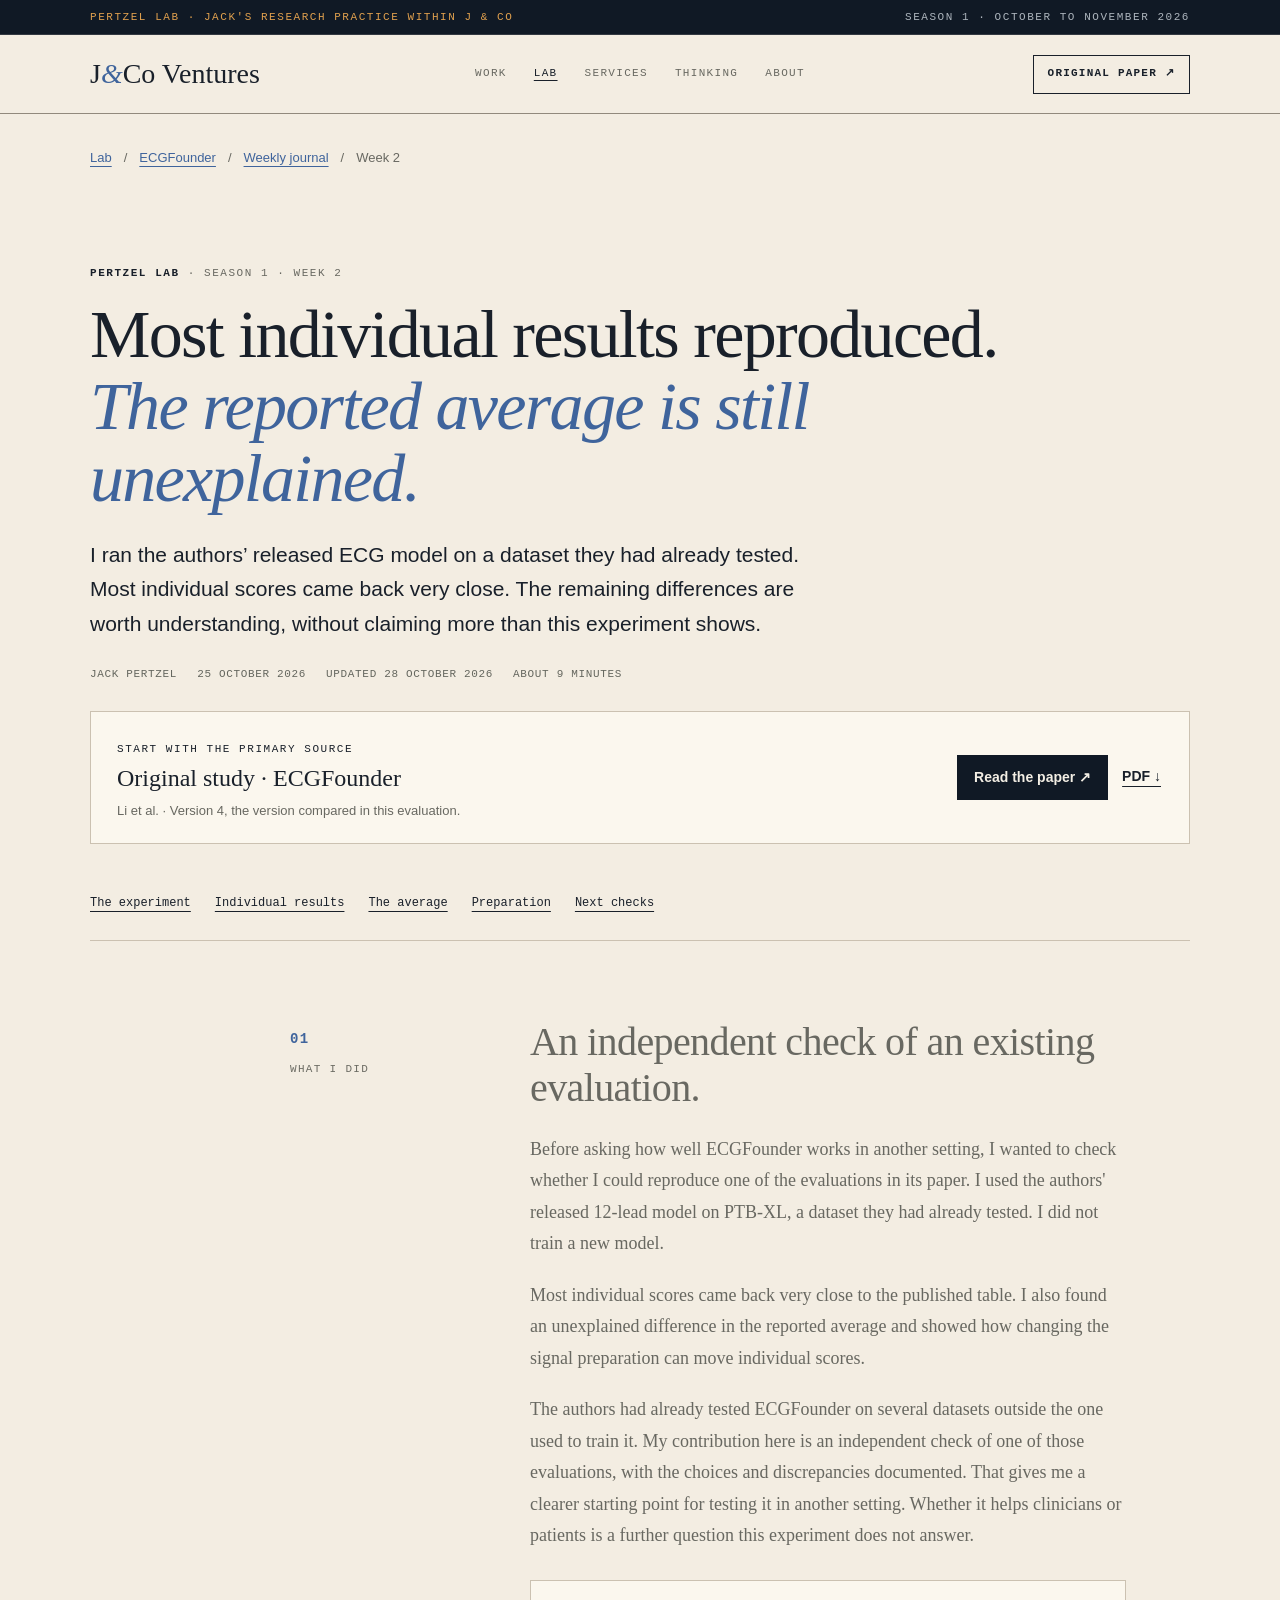
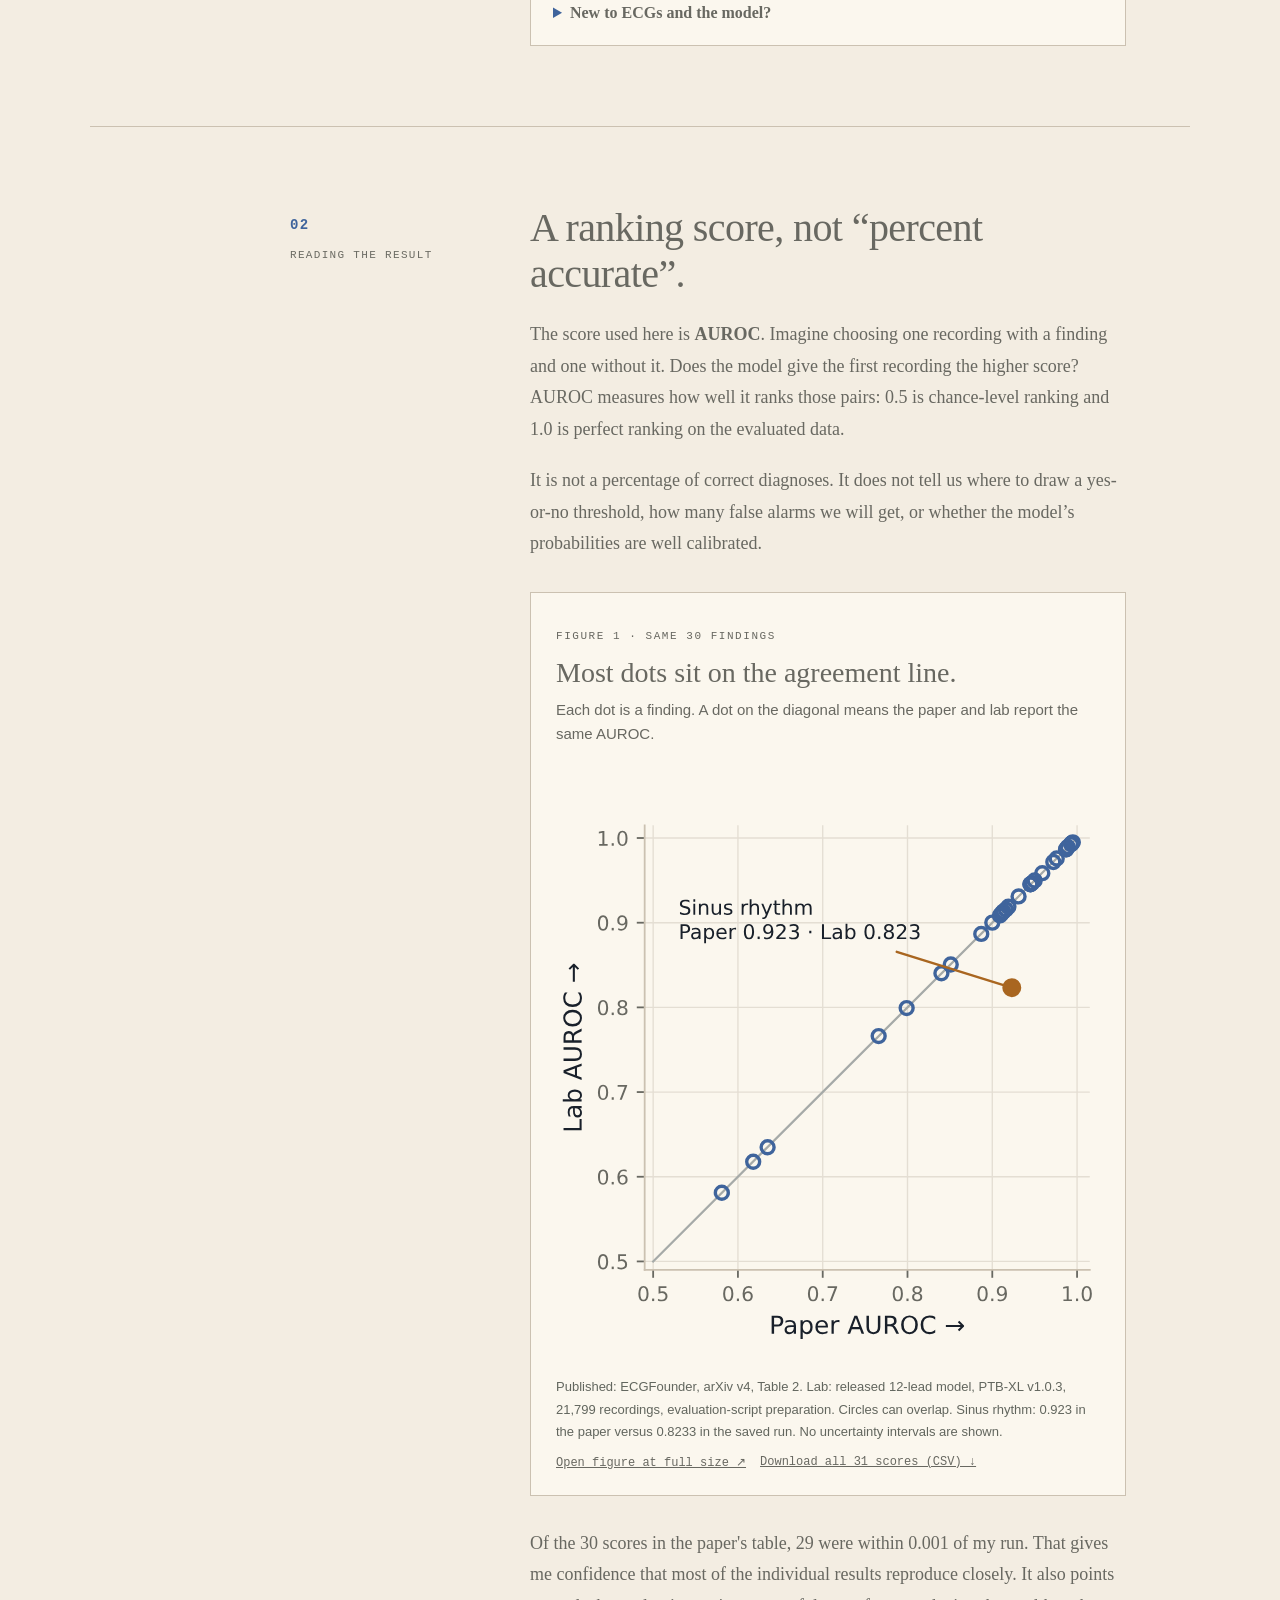
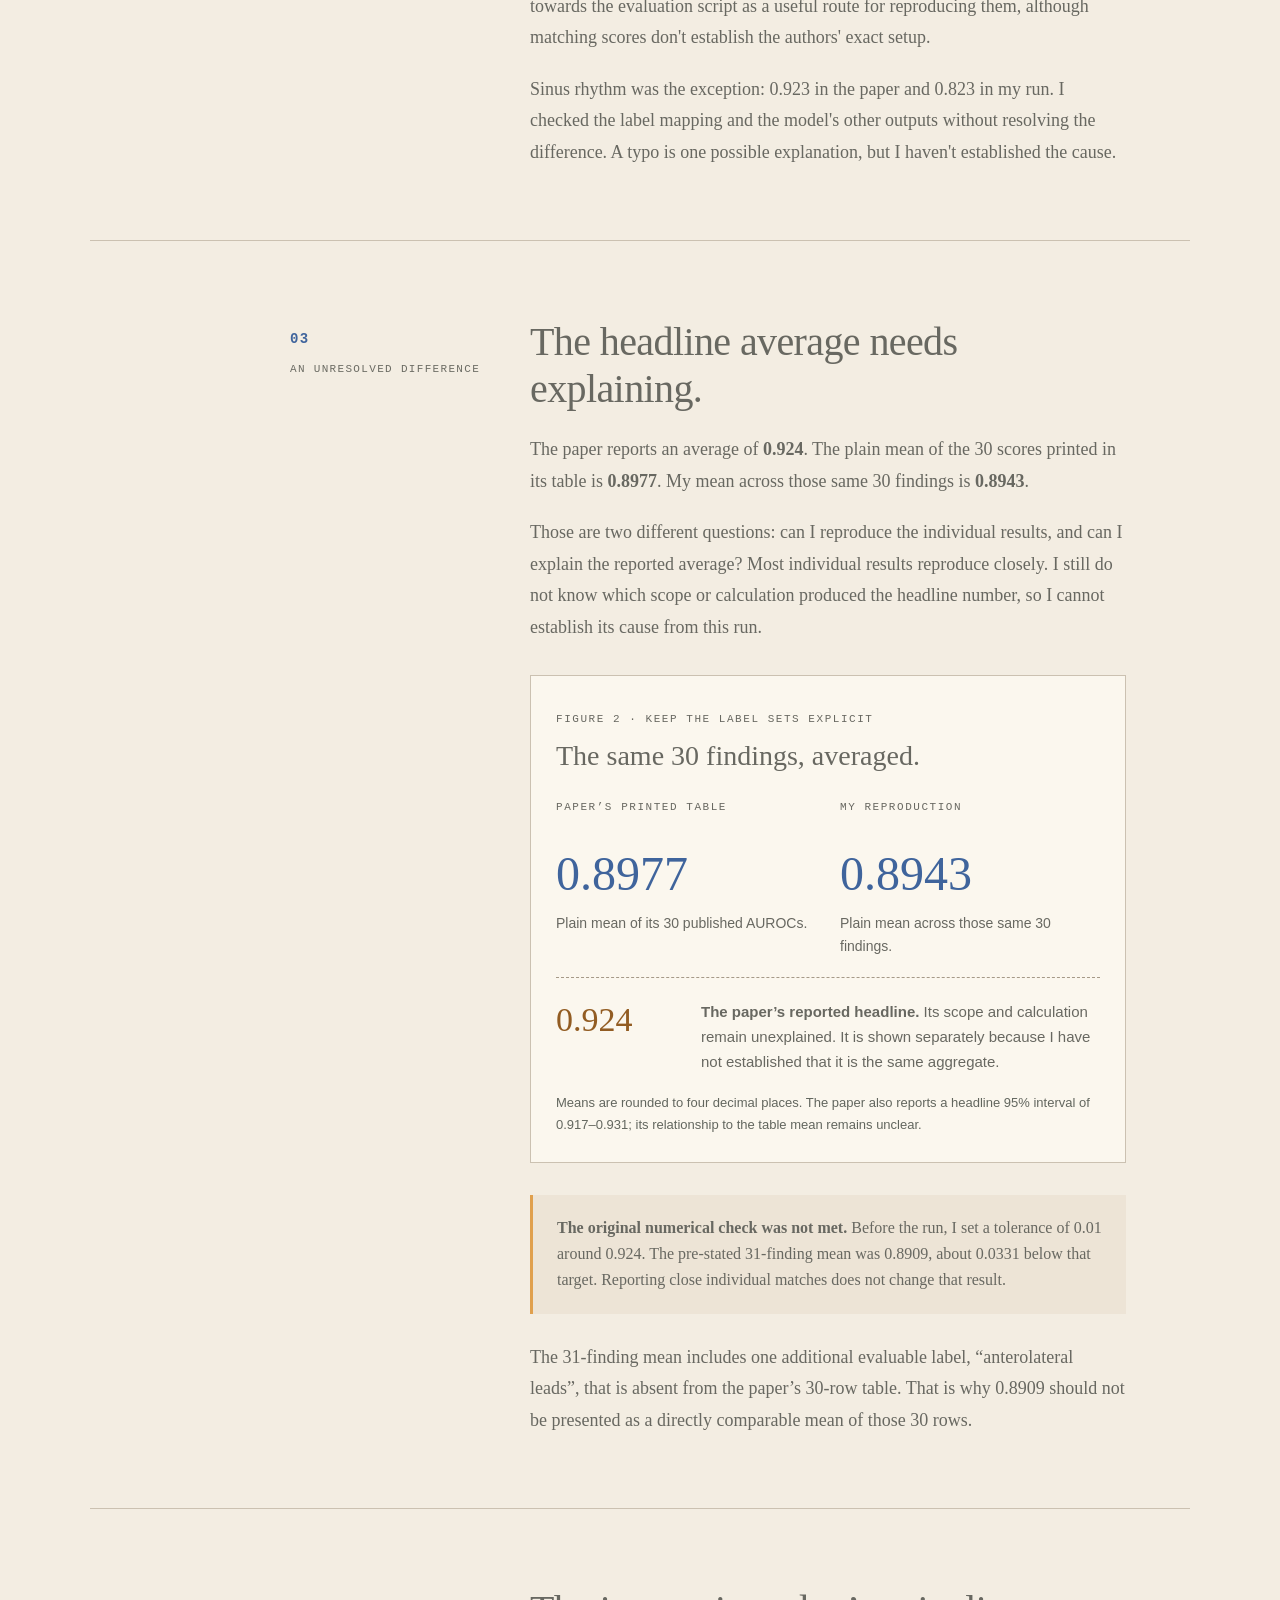
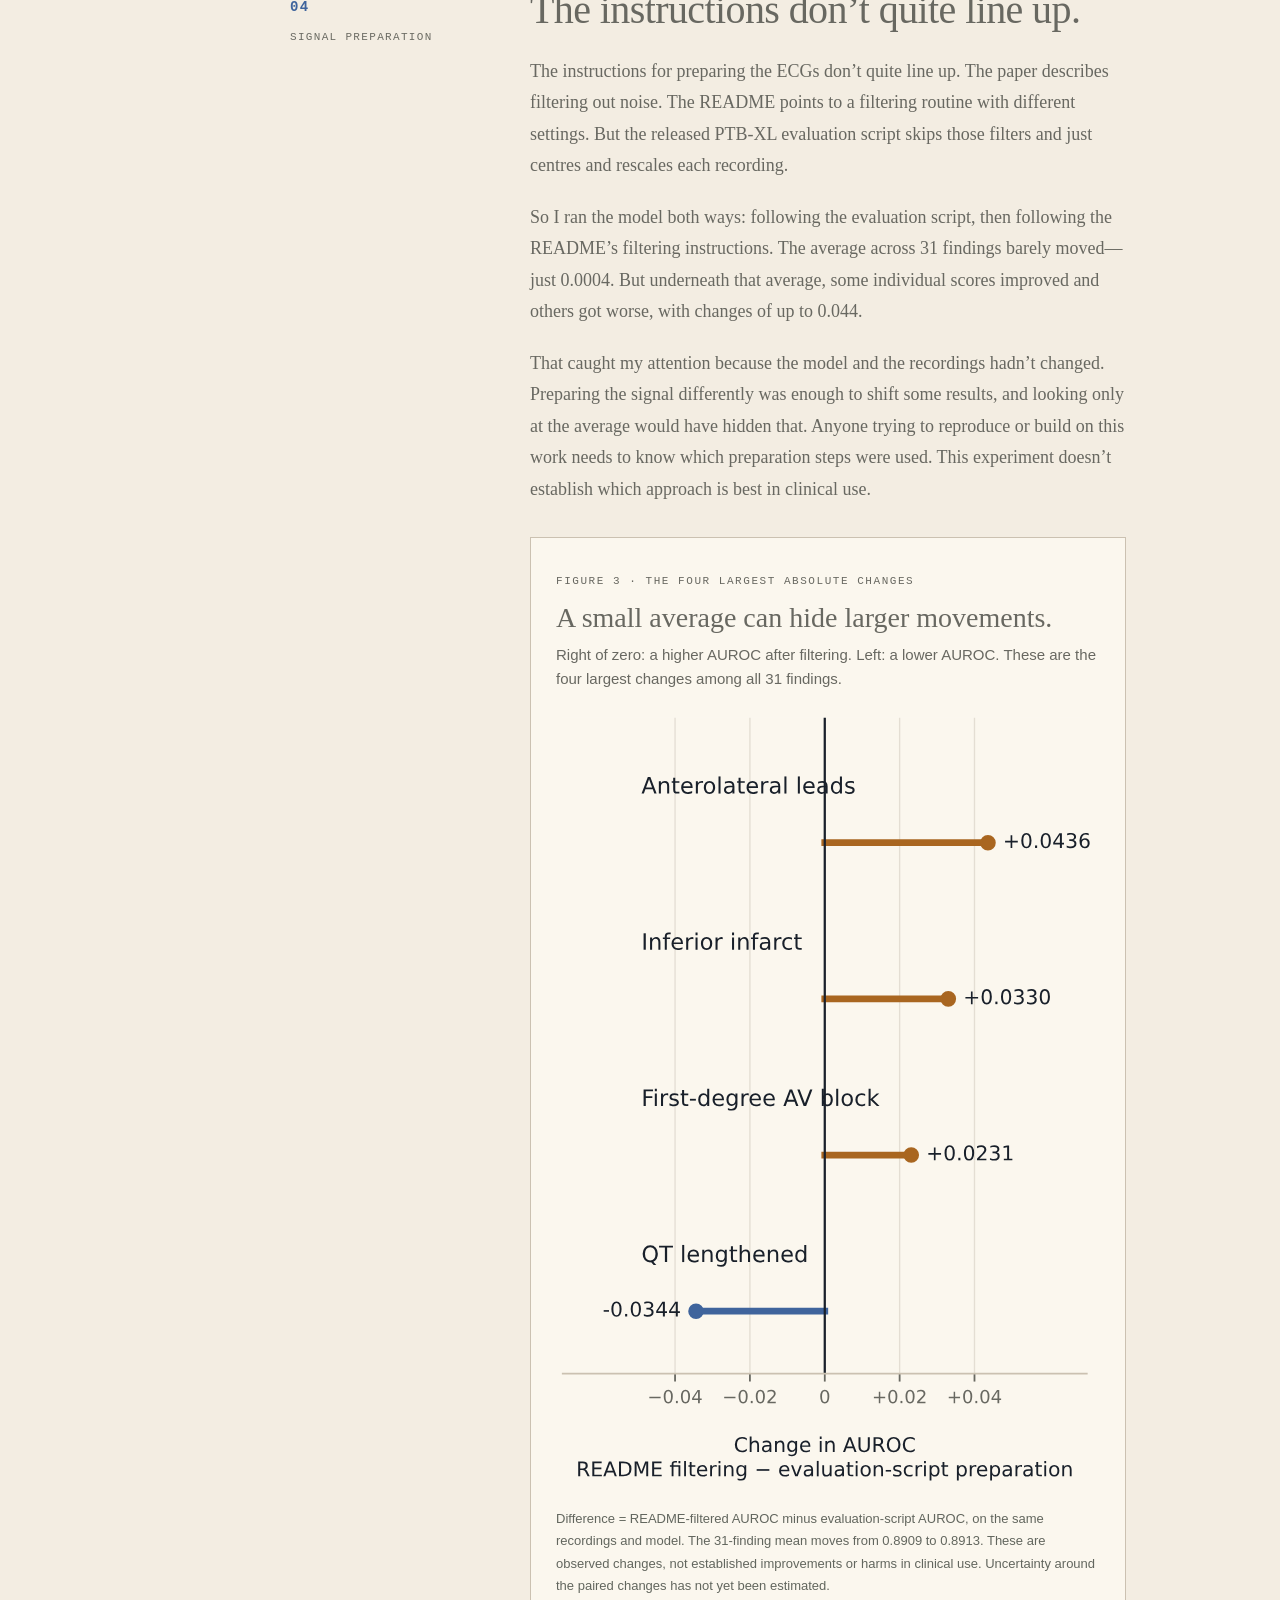
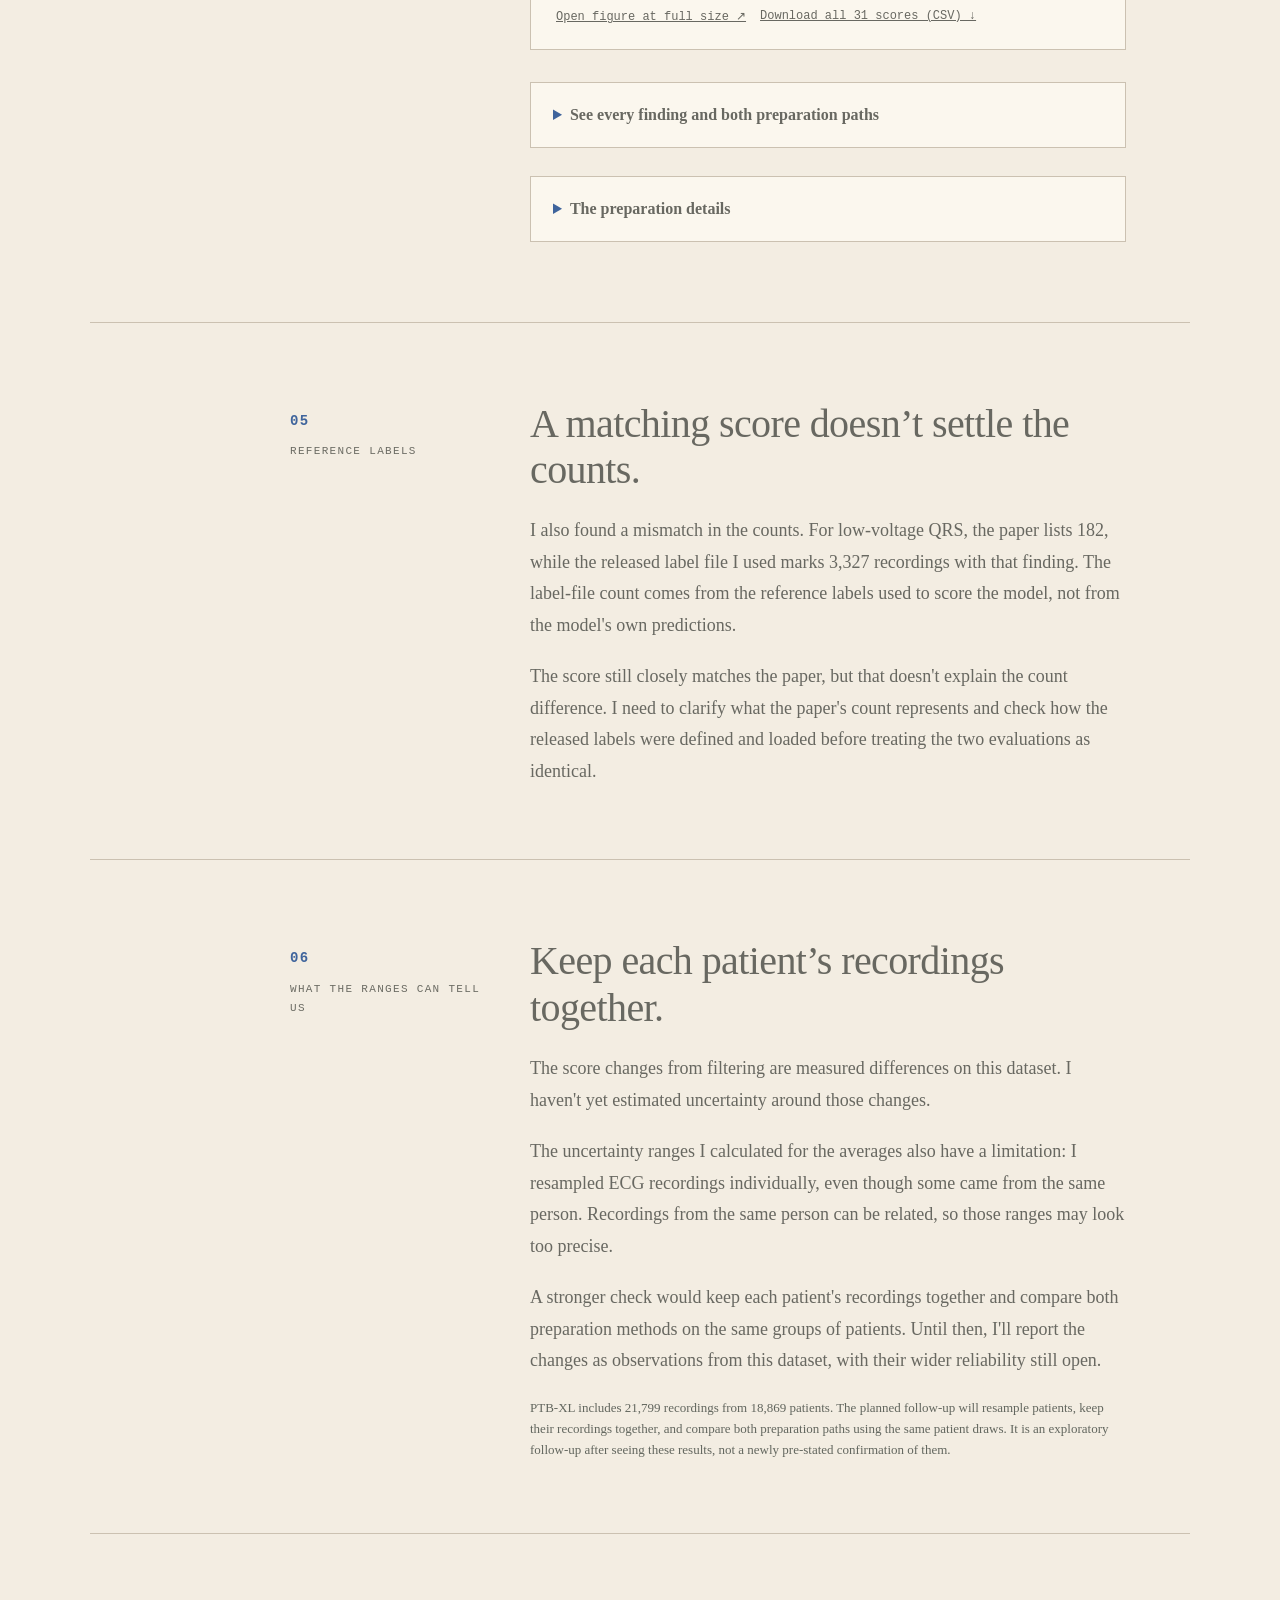
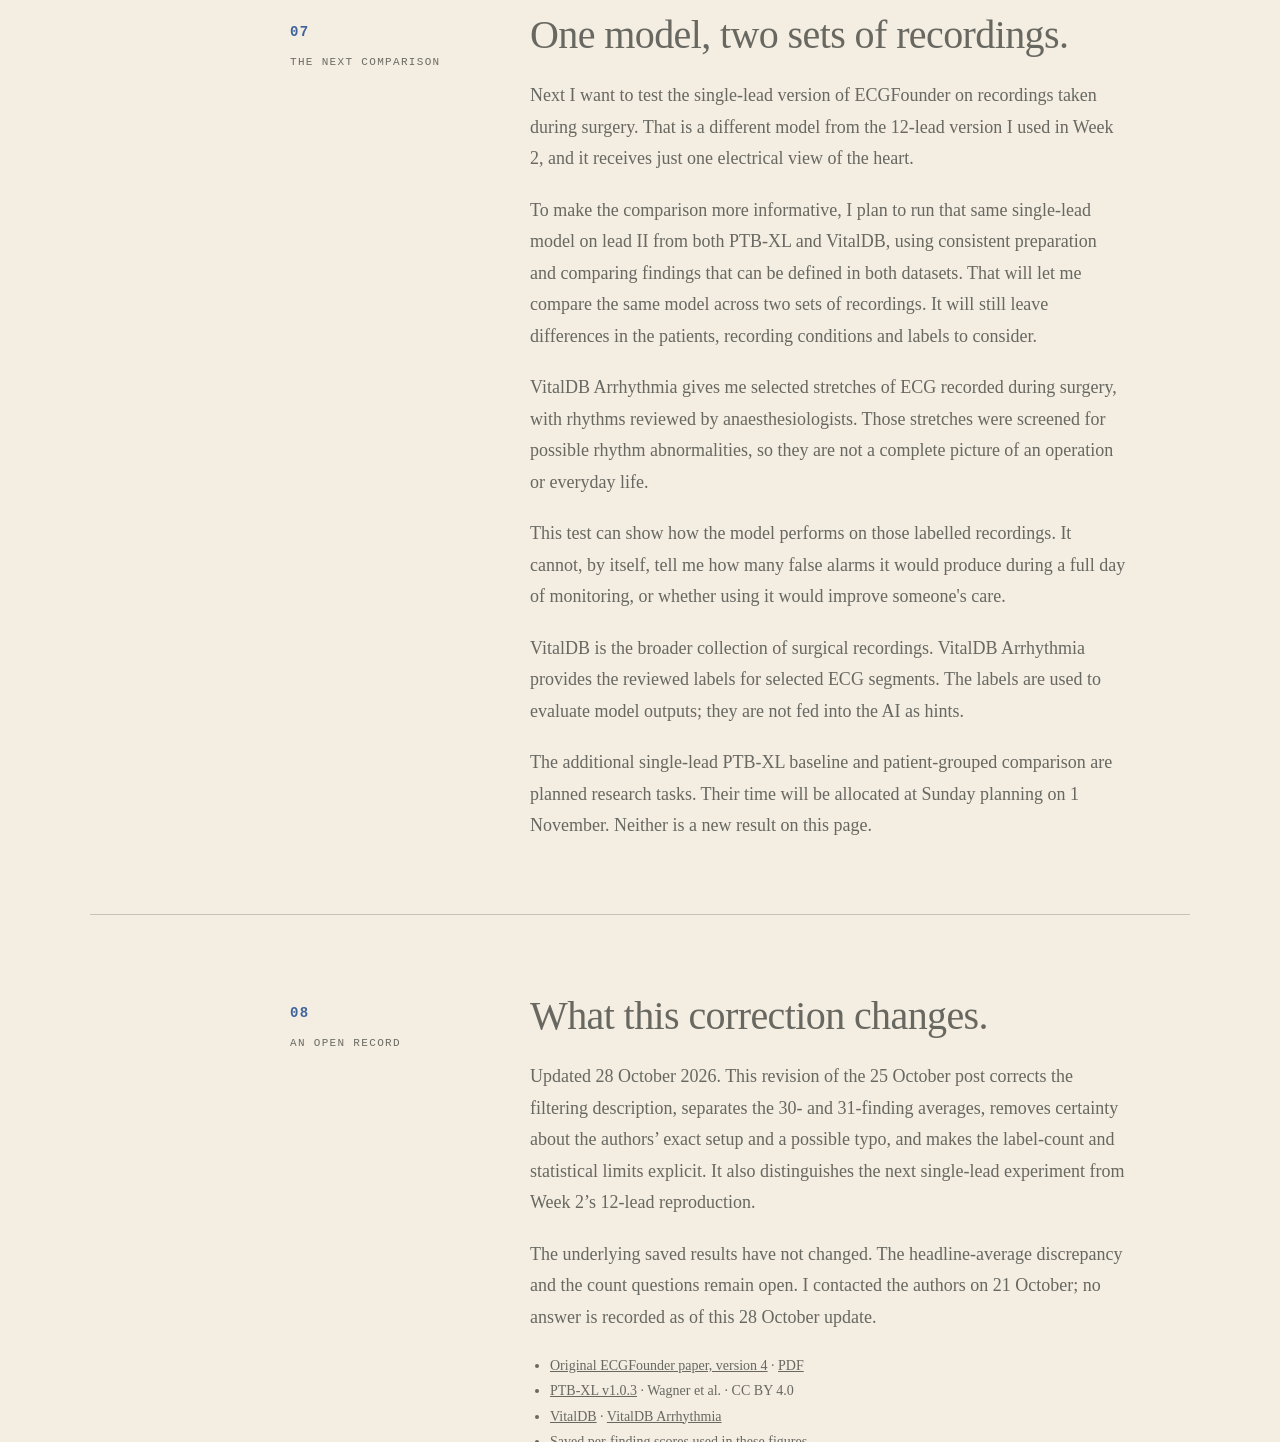
<file: lab/season-1-week-2.html>
<!DOCTYPE html>
<html lang="en">
<head>
<meta charset="utf-8">
<meta name="viewport" content="width=device-width, initial-scale=1">
<meta name="theme-color" content="#f3ede2">
<title>Most individual results reproduced. The reported average is still unexplained. — Pertzel Lab</title>
<meta name="description" content="An independent ECGFounder reproduction: 29 of 30 individual AUROCs within 0.001, an unresolved headline average, and the limits of the comparison.">
<meta property="og:title" content="Most individual results reproduced. The reported average is still unexplained.">
<meta property="og:description" content="An independent ECGFounder reproduction: 29 of 30 individual AUROCs within 0.001, an unresolved headline average, and the limits of the comparison.">
<meta property="og:type" content="article">
<meta property="article:published_time" content="2026-10-25">
<meta property="article:modified_time" content="2026-10-28">
<meta property="og:url" content="https://jco.ventures/lab/season-1-week-2.html">
<meta property="og:image" content="https://jco.ventures/lab/assets/s1-reader-og.png">
<meta property="og:image:width" content="1200">
<meta property="og:image:height" content="630">
<meta property="og:image:alt" content="How well does an ECG model travel? An independent check of ECGFounder. Pertzel Lab, Season 1.">
<meta name="twitter:card" content="summary_large_image">
<meta name="twitter:image" content="https://jco.ventures/lab/assets/s1-reader-og.png">
<link rel="canonical" href="https://jco.ventures/lab/season-1-week-2.html">
<link rel="icon" href="data:image/svg+xml,%3Csvg xmlns='http://www.w3.org/2000/svg' viewBox='0 0 32 32'%3E%3Crect width='32' height='32' fill='%2312161b'/%3E%3Ctext x='16' y='22' font-family='Georgia,serif' font-style='italic' font-size='15' fill='%23ffb454' text-anchor='middle'%3EJ%26Co%3C/text%3E%3C/svg%3E">
<link rel="stylesheet" href="../assets/site.css">

<link rel="stylesheet" href="../assets/lab-reader.css">
<link rel="stylesheet" href="/assets/mobile-navigation.css">
<script src="/assets/mobile-navigation.js" defer></script>
</head>
<body class="lab-reader"><a class="skip-link" href="#main-content">Skip to content</a><div class="masthead-strip">
    <div class="masthead-inner wrap micro">
      <span>Pertzel Lab · Jack's research practice within J &amp; Co</span>
      <span>Season 1 · October to November 2026</span>
    </div>
  </div>
<header class="site-header" data-site-path="/lab/season-1-week-2.html">

<nav class="nav wrap" aria-label="Main navigation">
      <a class="wordmark" href="../">J<em>&amp;</em>Co Ventures</a>
      <div class="nav-links">
        <a href="../#work">Work</a>
        <a href="./" aria-current="true">Lab</a>
        <a href="../#services">Services</a>
        <a href="../#thinking">Thinking</a>
        <a href="../#about">About</a>
      </div>
      <a class="nav-cta" href="https://arxiv.org/html/2410.04133v4">Original paper ↗</a>

<div class="mobile-actions">
<a class="mobile-lab-link" href="/lab/" aria-current="true">Lab</a>
<details class="site-menu">
<summary aria-controls="site-menu-panel"><span class="menu-closed-label">Menu</span><span class="menu-open-label">Close</span><span class="menu-icon" aria-hidden="true"></span></summary>
<div class="site-menu-panel" id="site-menu-panel"><div class="site-menu-inner wrap">
<div class="site-menu-heading"><span class="site-menu-kicker">Explore J&amp;Co</span><span class="site-menu-location">Week 2</span></div>
<nav class="site-menu-links" aria-label="Mobile site navigation"><a href="/#work" data-section="work"><span>Our work</span><span aria-hidden="true">→</span></a><a href="/lab/" aria-current="true"><span>Lab</span><span aria-hidden="true">→</span></a><a href="/#services" data-section="services"><span>Services</span><span aria-hidden="true">→</span></a><a href="/#thinking" data-section="thinking"><span>Our thinking</span><span aria-hidden="true">→</span></a><a href="/#about" data-section="about"><span>About</span><span aria-hidden="true">→</span></a><a href="/#contact" data-section="contact"><span>Contact</span><span aria-hidden="true">→</span></a></nav>
<div class="site-menu-research"><span class="site-menu-kicker">Current research · ECGFounder</span><nav class="site-menu-links" aria-label="Research shortcuts"><a href="/lab/ecgfounder/"><span>ECGFounder project</span><span aria-hidden="true">→</span></a><a href="/lab/ecgfounder/journal/"><span>Weekly journal</span><span aria-hidden="true">→</span></a><a href="https://arxiv.org/html/2410.04133v4"><span>Original paper</span><span aria-hidden="true">↗</span></a></nav></div>
<a class="site-menu-contact" href="mailto:hello@jco.ventures?subject=Project%20conversation%20with%20J%20%26%20Co"><span>Discuss a project</span><span aria-hidden="true">↗</span></a>
</div></div></details></div>
</nav>

</header>
<main id="main-content"><div class="wrap">
<nav class="lab-post-context" aria-label="Research navigation"><a href="/lab/">Lab</a><span aria-hidden="true">/</span><a href="/lab/ecgfounder/">ECGFounder</a><span aria-hidden="true">/</span><a href="/lab/ecgfounder/journal/">Weekly journal</a><span aria-hidden="true">/</span><span aria-current="page">Week 2</span></nav>
<header class="reader-hero">
<p class="eyebrow"><strong>Pertzel Lab</strong> · Season 1 · Week 2
</p>
<h1>Most individual results reproduced.<br><em>The reported average is still unexplained.</em>
</h1>
<p class="intro">I ran the authors’ released ECG model on a dataset they had already tested. Most individual scores came back very close. The remaining differences are worth understanding, without claiming more than this experiment shows.
</p>
<p class="byline"><span>Jack Pertzel</span><time datetime="2026-10-25">25 October 2026</time><span>Updated 28 October 2026</span><span>About 9 minutes</span>
</p>
<aside class="paper-source" aria-label="Original research paper"><div><span class="micro">Start with the primary source</span><strong>Original study · ECGFounder</strong>
<p>Li et al. · Version 4, the version compared in this evaluation.
</p></div><div class="source-actions"><a class="read-paper" href="https://arxiv.org/html/2410.04133v4">Read the paper ↗</a><a href="https://arxiv.org/pdf/2410.04133v4">PDF ↓</a></div>
</aside>
</header>
<nav class="reader-jump" aria-label="On this page"><a href="#checked">The experiment</a><a href="#individual">Individual results</a><a href="#average">The average</a><a href="#preparation">Preparation</a><a href="#next">Next checks</a>
</nav>
<section class="read-section" id="checked"><div class="section-intro"><div class="section-label"><b>01</b>What I did</div><div class="reading">
<h2>An independent check of an existing evaluation.
</h2>
<p>Before asking how well ECGFounder works in another setting, I wanted to check whether I could reproduce one of the evaluations in its paper. I used the authors&#x27; released 12-lead model on PTB-XL, a dataset they had already tested. I did not train a new model.
</p>
<p>Most individual scores came back very close to the published table. I also found an unexplained difference in the reported average and showed how changing the signal preparation can move individual scores.
</p>
<p>The authors had already tested ECGFounder on several datasets outside the one used to train it. My contribution here is an independent check of one of those evaluations, with the choices and discrepancies documented. That gives me a clearer starting point for testing it in another setting. Whether it helps clinicians or patients is a further question this experiment does not answer.
</p>
<details><summary>New to ECGs and the model?</summary><div class="disclosure-body">
<p>An ECG records changes in the heart’s electrical activity. ECGFounder is the trained AI software that reads it. PTB-XL is the test dataset: recordings together with reference labels used to evaluate the model’s outputs.
</p>
<p><a href="/lab/ecgfounder/#background">Start with the illustrated introduction →</a>
</p></div>
</details></div></div>
</section>
<section class="read-section" id="individual"><div class="section-intro"><div class="section-label"><b>02</b>Reading the result</div><div class="reading">
<h2>A ranking score, not “percent accurate”.
</h2>
<p>The score used here is <strong>AUROC</strong>. Imagine choosing one recording with a finding and one without it. Does the model give the first recording the higher score? AUROC measures how well it ranks those pairs: 0.5 is chance-level ranking and 1.0 is perfect ranking on the evaluated data.
</p>
<p>It is not a percentage of correct diagnoses. It does not tell us where to draw a yes-or-no threshold, how many false alarms we will get, or whether the model’s probabilities are well calibrated.
</p>
<figure class="reader-figure" id="week2-reproduction"><span class="micro">Figure 1 · Same 30 findings</span>
<h3>Most dots sit on the agreement line.
</h3>
<p class="figure-lede">Each dot is a finding. A dot on the diagonal means the paper and lab report the same AUROC.
</p><picture><source media="(max-width:600px)" srcset="assets/week2-reproduction-mobile.svg"><img src="assets/week2-reproduction.svg" alt="Scatter plot from 0.5 to 1.0 on both axes: 29 of 30 findings lie close to the agreement line. Sinus rhythm is lower in the lab run." width="750" height="540" loading="lazy"></picture><figcaption>Published: ECGFounder, arXiv v4, Table 2. Lab: released 12-lead model, PTB-XL v1.0.3, 21,799 recordings, evaluation-script preparation. Circles can overlap. Sinus rhythm: 0.923 in the paper versus 0.8233 in the saved run. No uncertainty intervals are shown.</figcaption><div class="figure-tools"><a href="assets/week2-reproduction.png">Open figure at full size ↗</a><a href="assets/week2-scores.csv" download>Download all 31 scores (CSV) ↓</a></div>
</figure>
<p>Of the 30 scores in the paper&#x27;s table, 29 were within 0.001 of my run. That gives me confidence that most of the individual results reproduce closely. It also points towards the evaluation script as a useful route for reproducing them, although matching scores don&#x27;t establish the authors&#x27; exact setup.
</p>
<p>Sinus rhythm was the exception: 0.923 in the paper and 0.823 in my run. I checked the label mapping and the model&#x27;s other outputs without resolving the difference. A typo is one possible explanation, but I haven&#x27;t established the cause.
</p></div></div>
</section>
<section class="read-section" id="average"><div class="section-intro"><div class="section-label"><b>03</b>An unresolved difference</div><div class="reading">
<h2>The headline average needs explaining.
</h2>
<p>The paper reports an average of <strong>0.924</strong>. The plain mean of the 30 scores printed in its table is <strong>0.8977</strong>. My mean across those same 30 findings is <strong>0.8943</strong>.
</p>
<p>Those are two different questions: can I reproduce the individual results, and can I explain the reported average? Most individual results reproduce closely. I still do not know which scope or calculation produced the headline number, so I cannot establish its cause from this run.
</p>
<figure class="reader-figure" id="headline-comparison"><span class="micro">Figure 2 · Keep the label sets explicit</span>
<h3>The same 30 findings, averaged.
</h3><div class="score-comparison"><div><span class="micro">Paper’s printed table</span><strong class="score">0.8977</strong>
<p>Plain mean of its 30 published AUROCs.
</p></div><div><span class="micro">My reproduction</span><strong class="score">0.8943</strong>
<p>Plain mean across those same 30 findings.
</p></div></div><div class="unresolved-score"><strong>0.924</strong>
<p><b>The paper’s reported headline.</b> Its scope and calculation remain unexplained. It is shown separately because I have not established that it is the same aggregate.
</p></div><figcaption>Means are rounded to four decimal places. The paper also reports a headline 95% interval of 0.917–0.931; its relationship to the table mean remains unclear.</figcaption>
</figure><div class="notice">
<p><strong>The original numerical check was not met.</strong> Before the run, I set a tolerance of 0.01 around 0.924. The pre-stated 31-finding mean was 0.8909, about 0.0331 below that target. Reporting close individual matches does not change that result.
</p></div>
<p>The 31-finding mean includes one additional evaluable label, “anterolateral leads”, that is absent from the paper’s 30-row table. That is why 0.8909 should not be presented as a directly comparable mean of those 30 rows.
</p></div></div>
</section>
<section class="read-section" id="preparation"><div class="section-intro"><div class="section-label"><b>04</b>Signal preparation</div><div class="reading">
<h2>The instructions don’t quite line up.
</h2>
<p>The instructions for preparing the ECGs don’t quite line up. The paper describes filtering out noise. The README points to a filtering routine with different settings. But the released PTB-XL evaluation script skips those filters and just centres and rescales each recording.
</p>
<p>So I ran the model both ways: following the evaluation script, then following the README’s filtering instructions. The average across 31 findings barely moved—just 0.0004. But underneath that average, some individual scores improved and others got worse, with changes of up to 0.044.
</p>
<p>That caught my attention because the model and the recordings hadn’t changed. Preparing the signal differently was enough to shift some results, and looking only at the average would have hidden that. Anyone trying to reproduce or build on this work needs to know which preparation steps were used. This experiment doesn’t establish which approach is best in clinical use.
</p>
<figure class="reader-figure" id="week2-filtering"><span class="micro">Figure 3 · The four largest absolute changes</span>
<h3>A small average can hide larger movements.
</h3>
<p class="figure-lede">Right of zero: a higher AUROC after filtering. Left: a lower AUROC. These are the four largest changes among all 31 findings.
</p><picture><source media="(max-width:600px)" srcset="assets/week2-filtering-mobile.svg"><img src="assets/week2-filtering.svg" alt="Diverging dot plot: QT lengthened minus 0.0344, first-degree AV block plus 0.0231, inferior infarct plus 0.0330, anterolateral leads plus 0.0436." width="750" height="540" loading="lazy"></picture><figcaption>Difference = README-filtered AUROC minus evaluation-script AUROC, on the same recordings and model. The 31-finding mean moves from 0.8909 to 0.8913. These are observed changes, not established improvements or harms in clinical use. Uncertainty around the paired changes has not yet been estimated.</figcaption><div class="figure-tools"><a href="assets/week2-filtering.png">Open figure at full size ↗</a><a href="assets/week2-scores.csv" download>Download all 31 scores (CSV) ↓</a></div>
</figure>
<details id="all-scores"><summary>See every finding and both preparation paths</summary><div class="data-wrap" role="region" aria-label="All 31 score comparisons; scroll horizontally on a small screen" tabindex="0"><table><caption>All 31 evaluable findings. AUROC, not percentage accuracy. A dash means no corresponding paper-table row. On a phone, scroll this table sideways.</caption><thead>
<tr><th scope="col">Finding</th><th scope="col">Paper</th><th scope="col">Script</th><th scope="col">Filtered</th><th scope="col">Change</th>
</tr></thead><tbody>
<tr><th scope="row">Anterior infarct</th><td>0.635</td><td>0.6348</td><td>0.6412</td><td>+0.0064</td>
</tr>
<tr><th scope="row">Anterolateral infarct</th><td>0.945</td><td>0.9453</td><td>0.9448</td><td>-0.0005</td>
</tr>
<tr><th scope="row">Anterolateral leads</th><td>—</td><td>0.7883</td><td>0.8319</td><td>+0.0436</td>
</tr>
<tr><th scope="row">Anteroseptal infarct</th><td>0.945</td><td>0.9454</td><td>0.9422</td><td>-0.0032</td>
</tr>
<tr><th scope="row">Atrial fibrillation</th><td>0.993</td><td>0.9933</td><td>0.9933</td><td>+0.0000</td>
</tr>
<tr><th scope="row">Atrial flutter</th><td>0.993</td><td>0.9927</td><td>0.9913</td><td>-0.0014</td>
</tr>
<tr><th scope="row">Electronic atrial pacemaker</th><td>0.909</td><td>0.9086</td><td>0.9004</td><td>-0.0082</td>
</tr>
<tr><th scope="row">Inferior infarct</th><td>0.851</td><td>0.8506</td><td>0.8836</td><td>+0.0330</td>
</tr>
<tr><th scope="row">Lateral infarct</th><td>0.916</td><td>0.9156</td><td>0.9077</td><td>-0.0079</td>
</tr>
<tr><th scope="row">Left anterior fascicular block</th><td>0.972</td><td>0.9717</td><td>0.9738</td><td>+0.0021</td>
</tr>
<tr><th scope="row">Left atrial enlargement</th><td>0.799</td><td>0.7992</td><td>0.8065</td><td>+0.0073</td>
</tr>
<tr><th scope="row">Left bundle branch block</th><td>0.989</td><td>0.9894</td><td>0.9884</td><td>-0.0010</td>
</tr>
<tr><th scope="row">Left posterior fascicular block</th><td>0.840</td><td>0.8402</td><td>0.8286</td><td>-0.0116</td>
</tr>
<tr><th scope="row">Left ventricular hypertrophy</th><td>0.900</td><td>0.9001</td><td>0.8900</td><td>-0.0101</td>
</tr>
<tr><th scope="row">Low voltage qrs</th><td>0.581</td><td>0.5811</td><td>0.5762</td><td>-0.0049</td>
</tr>
<tr><th scope="row">Nonspecific intraventricular block</th><td>0.766</td><td>0.7661</td><td>0.7505</td><td>-0.0156</td>
</tr>
<tr><th scope="row">Normal ecg</th><td>0.887</td><td>0.8867</td><td>0.8847</td><td>-0.0020</td>
</tr>
<tr><th scope="row">Premature ventricular complexes</th><td>0.987</td><td>0.9867</td><td>0.9888</td><td>+0.0021</td>
</tr>
<tr><th scope="row">Qt has lengthened</th><td>0.931</td><td>0.9310</td><td>0.8966</td><td>-0.0344</td>
</tr>
<tr><th scope="row">Right atrial enlargement</th><td>0.959</td><td>0.9585</td><td>0.9520</td><td>-0.0065</td>
</tr>
<tr><th scope="row">Right bundle branch block</th><td>0.976</td><td>0.9758</td><td>0.9779</td><td>+0.0021</td>
</tr>
<tr><th scope="row">Right ventricular hypertrophy</th><td>0.913</td><td>0.9131</td><td>0.9104</td><td>-0.0027</td>
</tr>
<tr><th scope="row">Septal infarct</th><td>0.947</td><td>0.9468</td><td>0.9453</td><td>-0.0015</td>
</tr>
<tr><th scope="row">Sinus bradycardia</th><td>0.950</td><td>0.9498</td><td>0.9540</td><td>+0.0042</td>
</tr>
<tr><th scope="row">Sinus rhythm</th><td>0.923</td><td>0.8233</td><td>0.8262</td><td>+0.0029</td>
</tr>
<tr><th scope="row">Sinus tachycardia</th><td>0.994</td><td>0.9938</td><td>0.9939</td><td>+0.0001</td>
</tr>
<tr><th scope="row">Supraventricular tachycardia</th><td>0.995</td><td>0.9949</td><td>0.9926</td><td>-0.0023</td>
</tr>
<tr><th scope="row">Ventricular tachycardia</th><td>0.987</td><td>0.9865</td><td>0.9910</td><td>+0.0045</td>
</tr>
<tr><th scope="row">With 1st degree av block</th><td>0.911</td><td>0.9109</td><td>0.9340</td><td>+0.0231</td>
</tr>
<tr><th scope="row">With qrs widening</th><td>0.618</td><td>0.6177</td><td>0.6134</td><td>-0.0043</td>
</tr>
<tr><th scope="row">Wolff-parkinson-white</th><td>0.919</td><td>0.9188</td><td>0.9207</td><td>+0.0019</td>
</tr></tbody></table></div>
</details>
<details><summary>The preparation details</summary><div class="disclosure-body">
<p>The paper describes a 0.5–50 Hz filter and mains-frequency notch filters. The README routine uses a 0.67–40 Hz band-pass filter, a 50 Hz notch and baseline correction. The released evaluation script uses global z-score normalisation without those filters.
</p>
<p>I compared the script path with the README path. I did not run a separate literal implementation of the paper’s stated filtering path.
</p></div>
</details></div></div>
</section>
<section class="read-section" id="counts"><div class="section-intro"><div class="section-label"><b>05</b>Reference labels</div><div class="reading">
<h2>A matching score doesn’t settle the counts.
</h2>
<p>I also found a mismatch in the counts. For low-voltage QRS, the paper lists 182, while the released label file I used marks 3,327 recordings with that finding. The label-file count comes from the reference labels used to score the model, not from the model&#x27;s own predictions.
</p>
<p>The score still closely matches the paper, but that doesn&#x27;t explain the count difference. I need to clarify what the paper&#x27;s count represents and check how the released labels were defined and loaded before treating the two evaluations as identical.
</p></div></div>
</section>
<section class="read-section" id="uncertainty"><div class="section-intro"><div class="section-label"><b>06</b>What the ranges can tell us</div><div class="reading">
<h2>Keep each patient’s recordings together.
</h2>
<p>The score changes from filtering are measured differences on this dataset. I haven&#x27;t yet estimated uncertainty around those changes.
</p>
<p>The uncertainty ranges I calculated for the averages also have a limitation: I resampled ECG recordings individually, even though some came from the same person. Recordings from the same person can be related, so those ranges may look too precise.
</p>
<p>A stronger check would keep each patient&#x27;s recordings together and compare both preparation methods on the same groups of patients. Until then, I&#x27;ll report the changes as observations from this dataset, with their wider reliability still open.
</p>
<p class="small">PTB-XL includes 21,799 recordings from 18,869 patients. The planned follow-up will resample patients, keep their recordings together, and compare both preparation paths using the same patient draws. It is an exploratory follow-up after seeing these results, not a newly pre-stated confirmation of them.
</p></div></div>
</section>
<section class="read-section" id="next"><div class="section-intro"><div class="section-label"><b>07</b>The next comparison</div><div class="reading">
<h2>One model, two sets of recordings.
</h2>
<p>Next I want to test the single-lead version of ECGFounder on recordings taken during surgery. That is a different model from the 12-lead version I used in Week 2, and it receives just one electrical view of the heart.
</p>
<p>To make the comparison more informative, I plan to run that same single-lead model on lead II from both PTB-XL and VitalDB, using consistent preparation and comparing findings that can be defined in both datasets. That will let me compare the same model across two sets of recordings. It will still leave differences in the patients, recording conditions and labels to consider.
</p>
<p>VitalDB Arrhythmia gives me selected stretches of ECG recorded during surgery, with rhythms reviewed by anaesthesiologists. Those stretches were screened for possible rhythm abnormalities, so they are not a complete picture of an operation or everyday life.
</p>
<p>This test can show how the model performs on those labelled recordings. It cannot, by itself, tell me how many false alarms it would produce during a full day of monitoring, or whether using it would improve someone&#x27;s care.
</p>
<p>VitalDB is the broader collection of surgical recordings. VitalDB Arrhythmia provides the reviewed labels for selected ECG segments. The labels are used to evaluate model outputs; they are not fed into the AI as hints.
</p>
<p>The additional single-lead PTB-XL baseline and patient-grouped comparison are planned research tasks. Their time will be allocated at Sunday planning on 1 November. Neither is a new result on this page.
</p></div></div>
</section>
<section class="read-section" id="correction-note"><div class="section-intro"><div class="section-label"><b>08</b>An open record</div><div class="reading">
<h2>What this correction changes.
</h2>
<p>Updated 28 October 2026. This revision of the 25 October post corrects the filtering description, separates the 30- and 31-finding averages, removes certainty about the authors’ exact setup and a possible typo, and makes the label-count and statistical limits explicit. It also distinguishes the next single-lead experiment from Week 2’s 12-lead reproduction.
</p>
<p>The underlying saved results have not changed. The headline-average discrepancy and the count questions remain open. I contacted the authors on 21 October; no answer is recorded as of this 28 October update.
</p>
<ul class="source-list">
<li><a href="https://arxiv.org/html/2410.04133v4">Original ECGFounder paper, version 4</a> · <a href="https://arxiv.org/pdf/2410.04133v4">PDF</a>
</li>
<li><a href="https://physionet.org/content/ptb-xl/1.0.3/">PTB-XL v1.0.3</a> · Wagner et al. · CC BY 4.0
</li>
<li><a href="https://physionet.org/content/vitaldb/1.0.0/">VitalDB</a> · <a href="https://physionet.org/content/vitaldb-arrhythmia/1.0.0/">VitalDB Arrhythmia</a>
</li>
<li><a href="assets/week2-scores.csv" download>Saved per-finding scores used in these figures</a>
</li>
</ul>
<p class="small">This work reports model performance against a dataset’s reference labels. It does not provide health advice or establish clinical benefit. The lab repository is planned to become public with the Season 1 research output.
</p></div></div>
</section><nav class="week-navigation" aria-label="Week navigation">
  <a class="week-nav-item" href="/lab/season-1-announcement.html" rel="prev"><span class="week-nav-label">← Previous week</span><strong>Week 1</strong><span>Getting the model running</span></a>
  <a class="week-nav-item week-nav-journal" href="/lab/ecgfounder/journal/"><span class="week-nav-label">All weeks</span><strong>Back to weekly journal</strong></a>
  <a class="week-nav-item" href="/lab/season-1-week-3.html" rel="next"><span class="week-nav-label">Next week →</span><strong>Week 3</strong><span>Preparing ECG data for testing the AI fairly</span></a>
</nav><div class="article-end"><a href="/lab/ecgfounder/">Project overview →</a><a href="mailto:hello@jco.ventures?subject=Pertzel%20Lab%20Week%202">Write to the lab →</a></div></div>
</main><footer id="contact">
    <div class="wrap">
      <div class="footer-grid" aria-label="J and Co Ventures company details">
        <div class="footer-cell"><span class="k">Entity</span><span class="v">J &amp; Co Ventures Pty Ltd</span></div>
        <div class="footer-cell"><span class="k">Founded</span><span class="v">Melbourne, Australia</span></div>
        <div class="footer-cell"><span class="k">Scope</span><span class="v">Global in scope</span></div>
        <div class="footer-cell"><span class="k">Focus</span><span class="v">Science · Technology</span></div>
      </div>

<p class="footer-note">Independent science and technology company · Deep questions, useful things.
</p>
    </div>
  </footer><!-- Cloudflare Web Analytics --><script type="module" src="https://static.cloudflareinsights.com/beacon.min.js" data-cf-beacon='{"token": "a05a8e57742f431893a7942d96ac429e"}'></script><!-- End Cloudflare Web Analytics -->
</body></html>
</file>
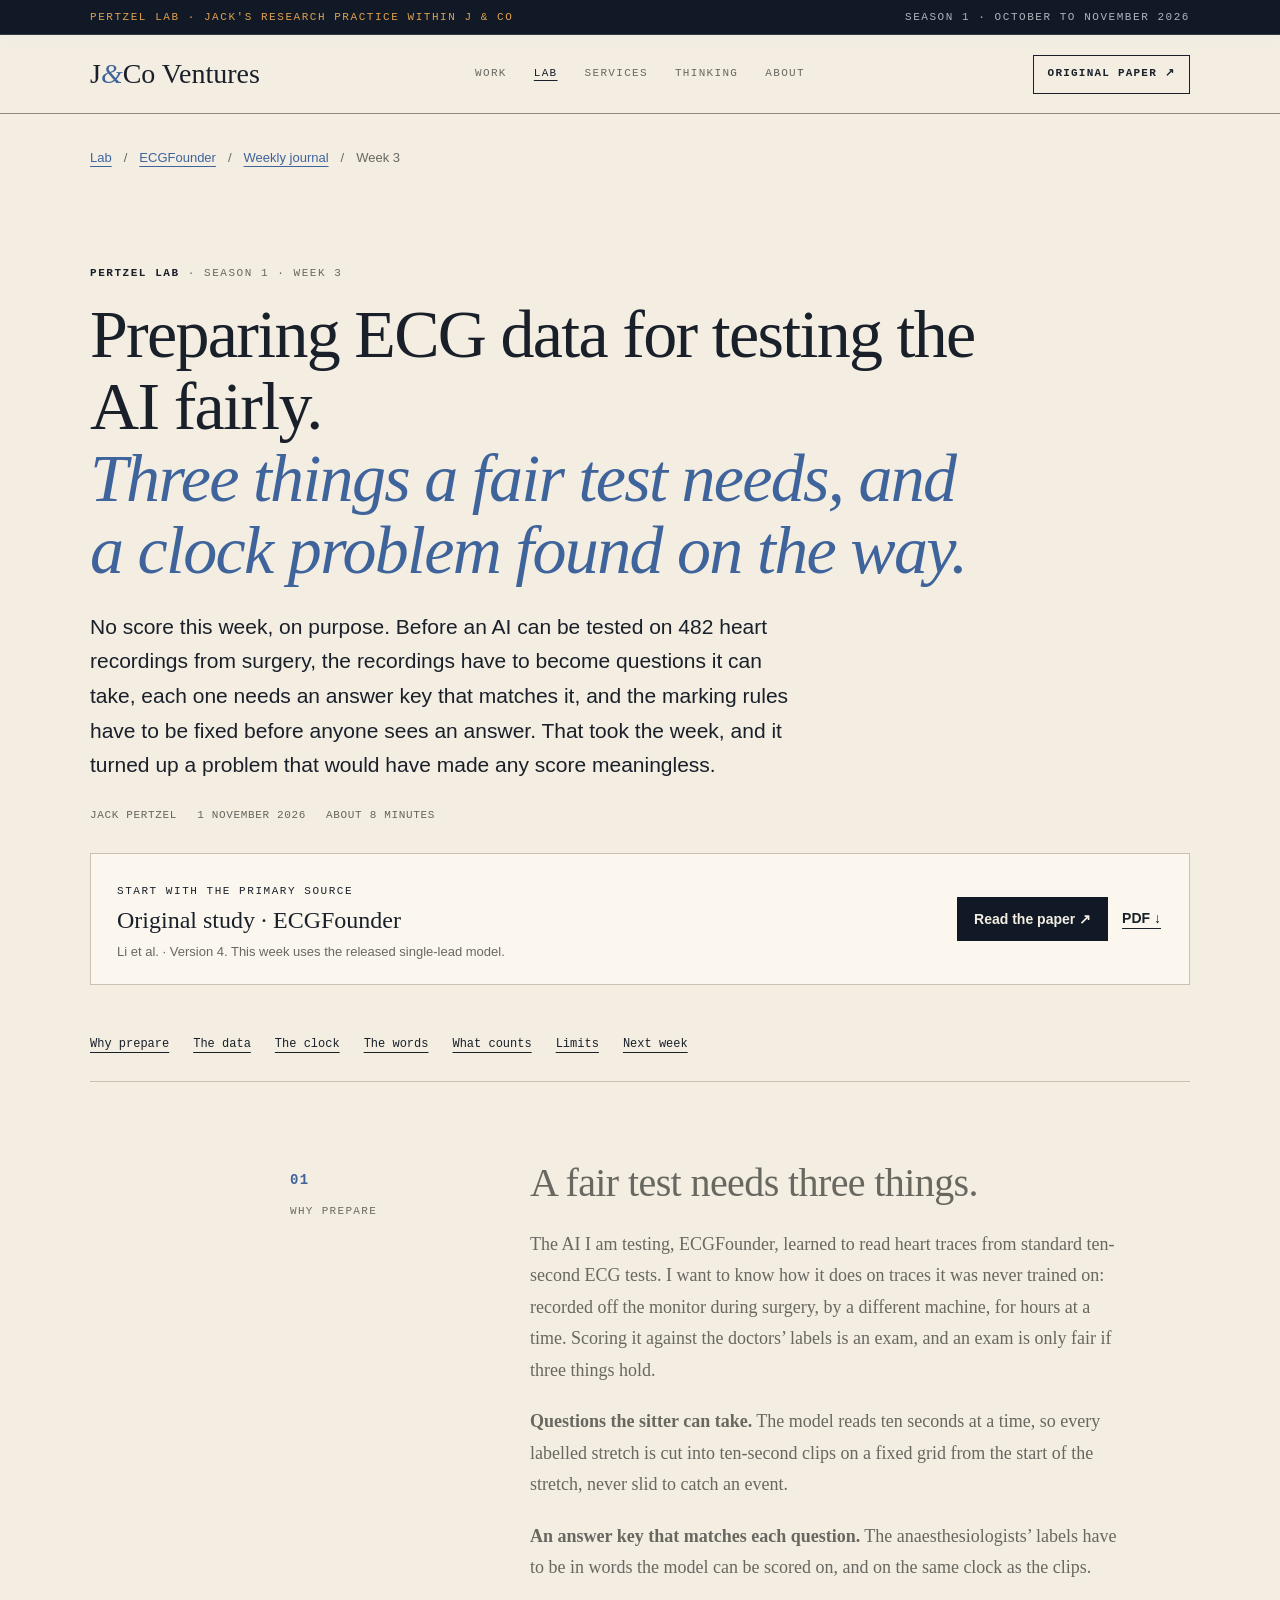
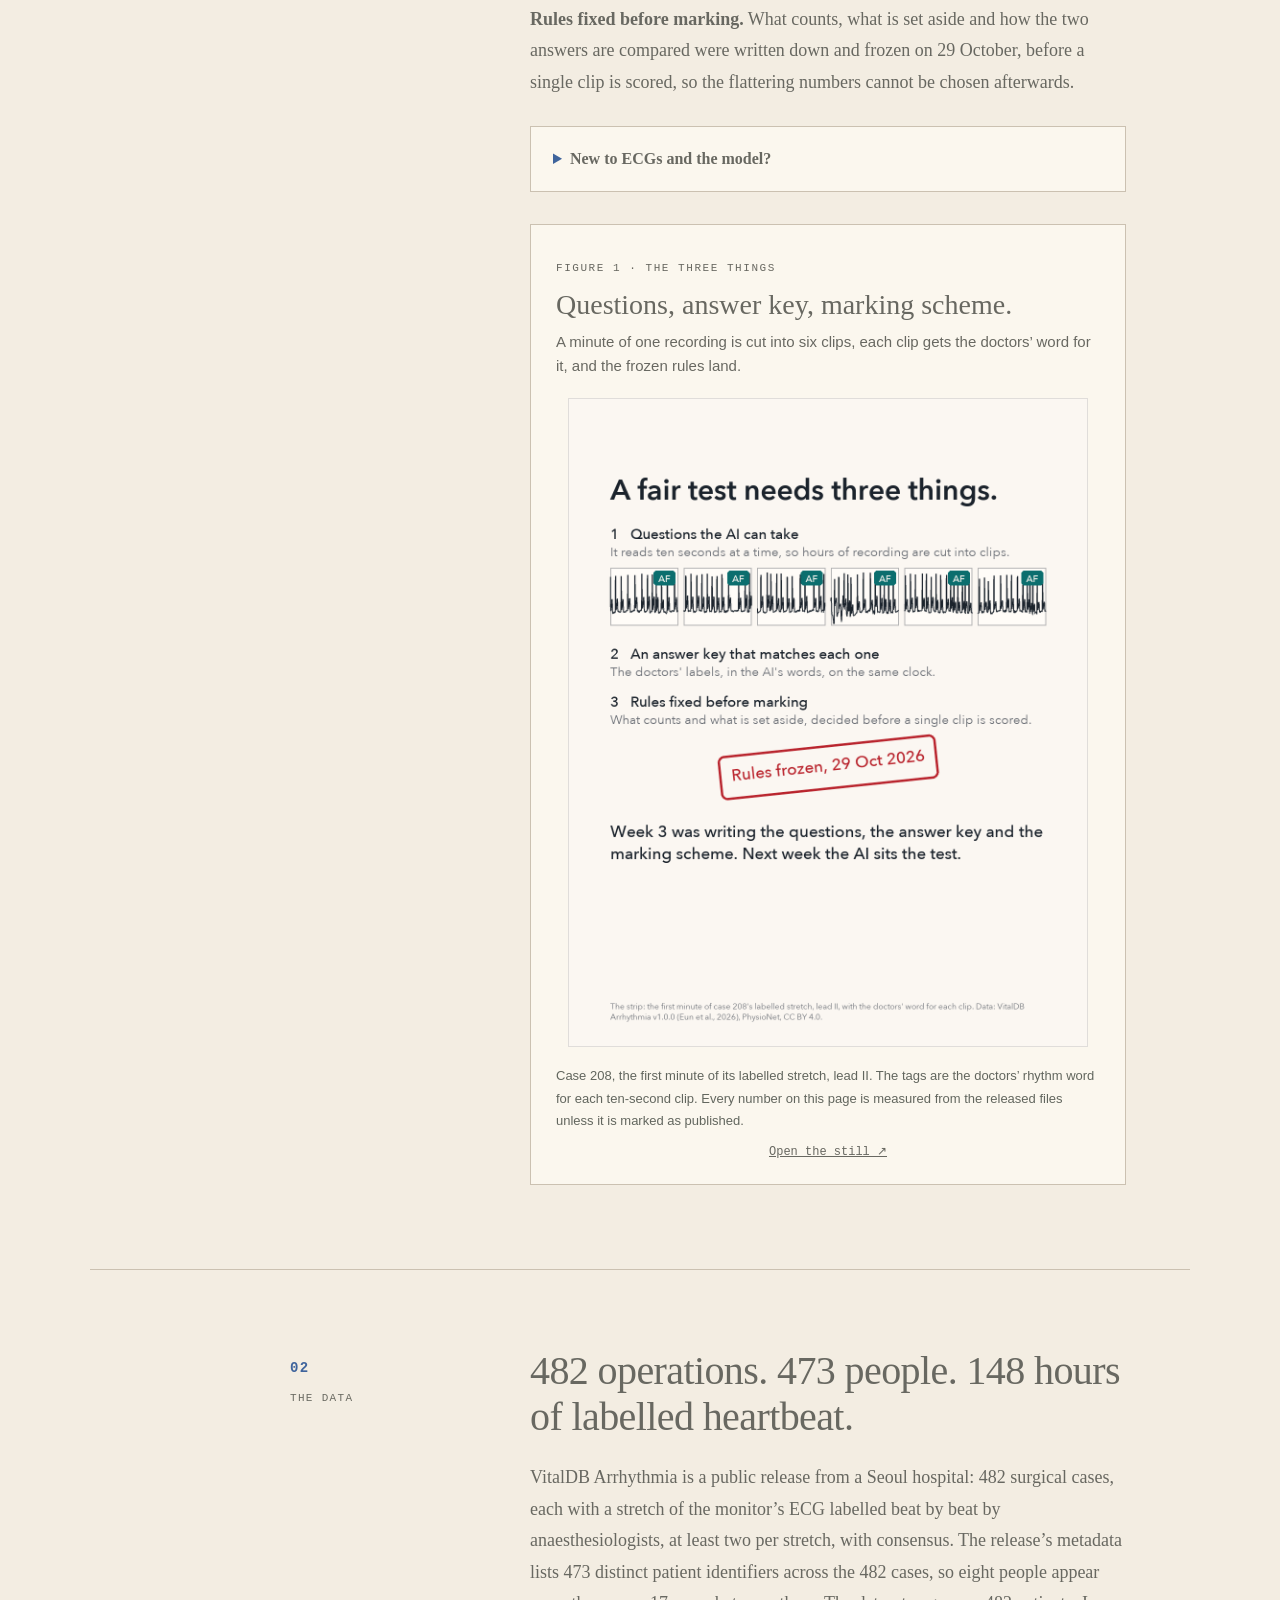
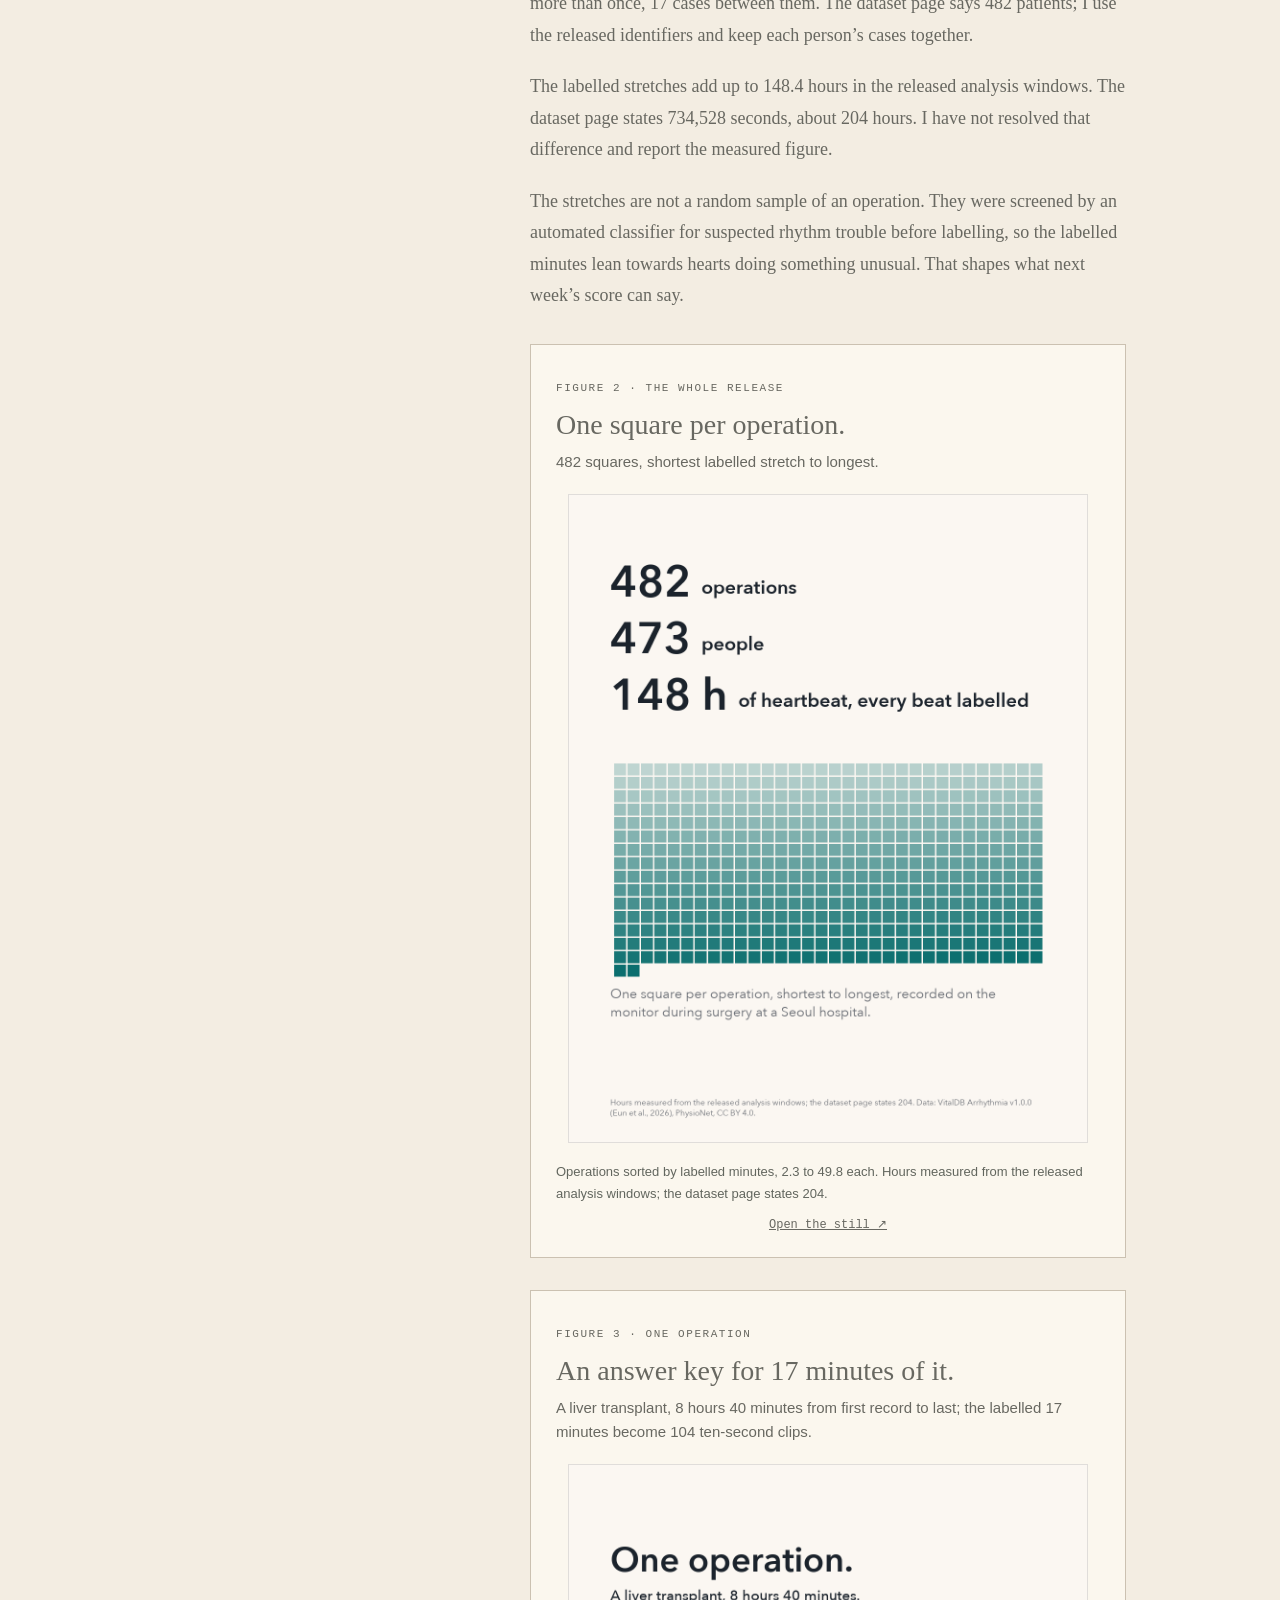
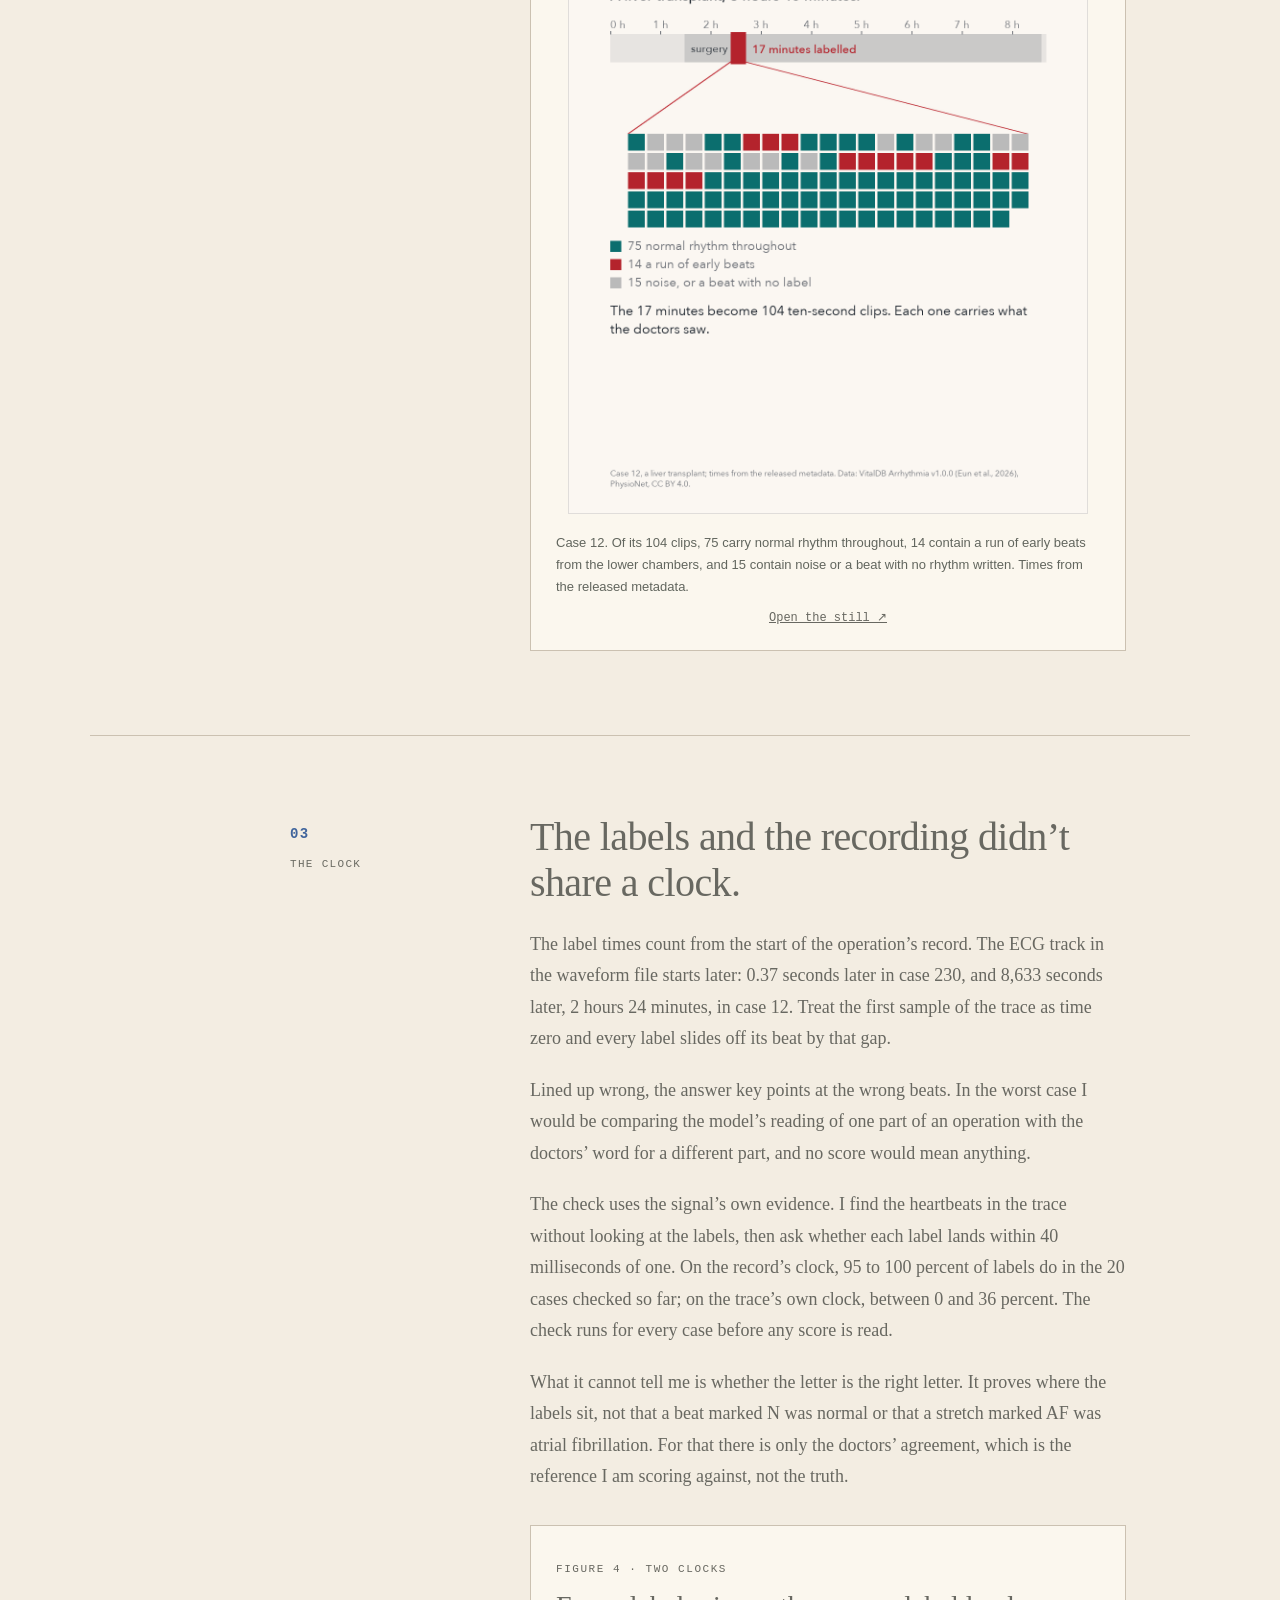
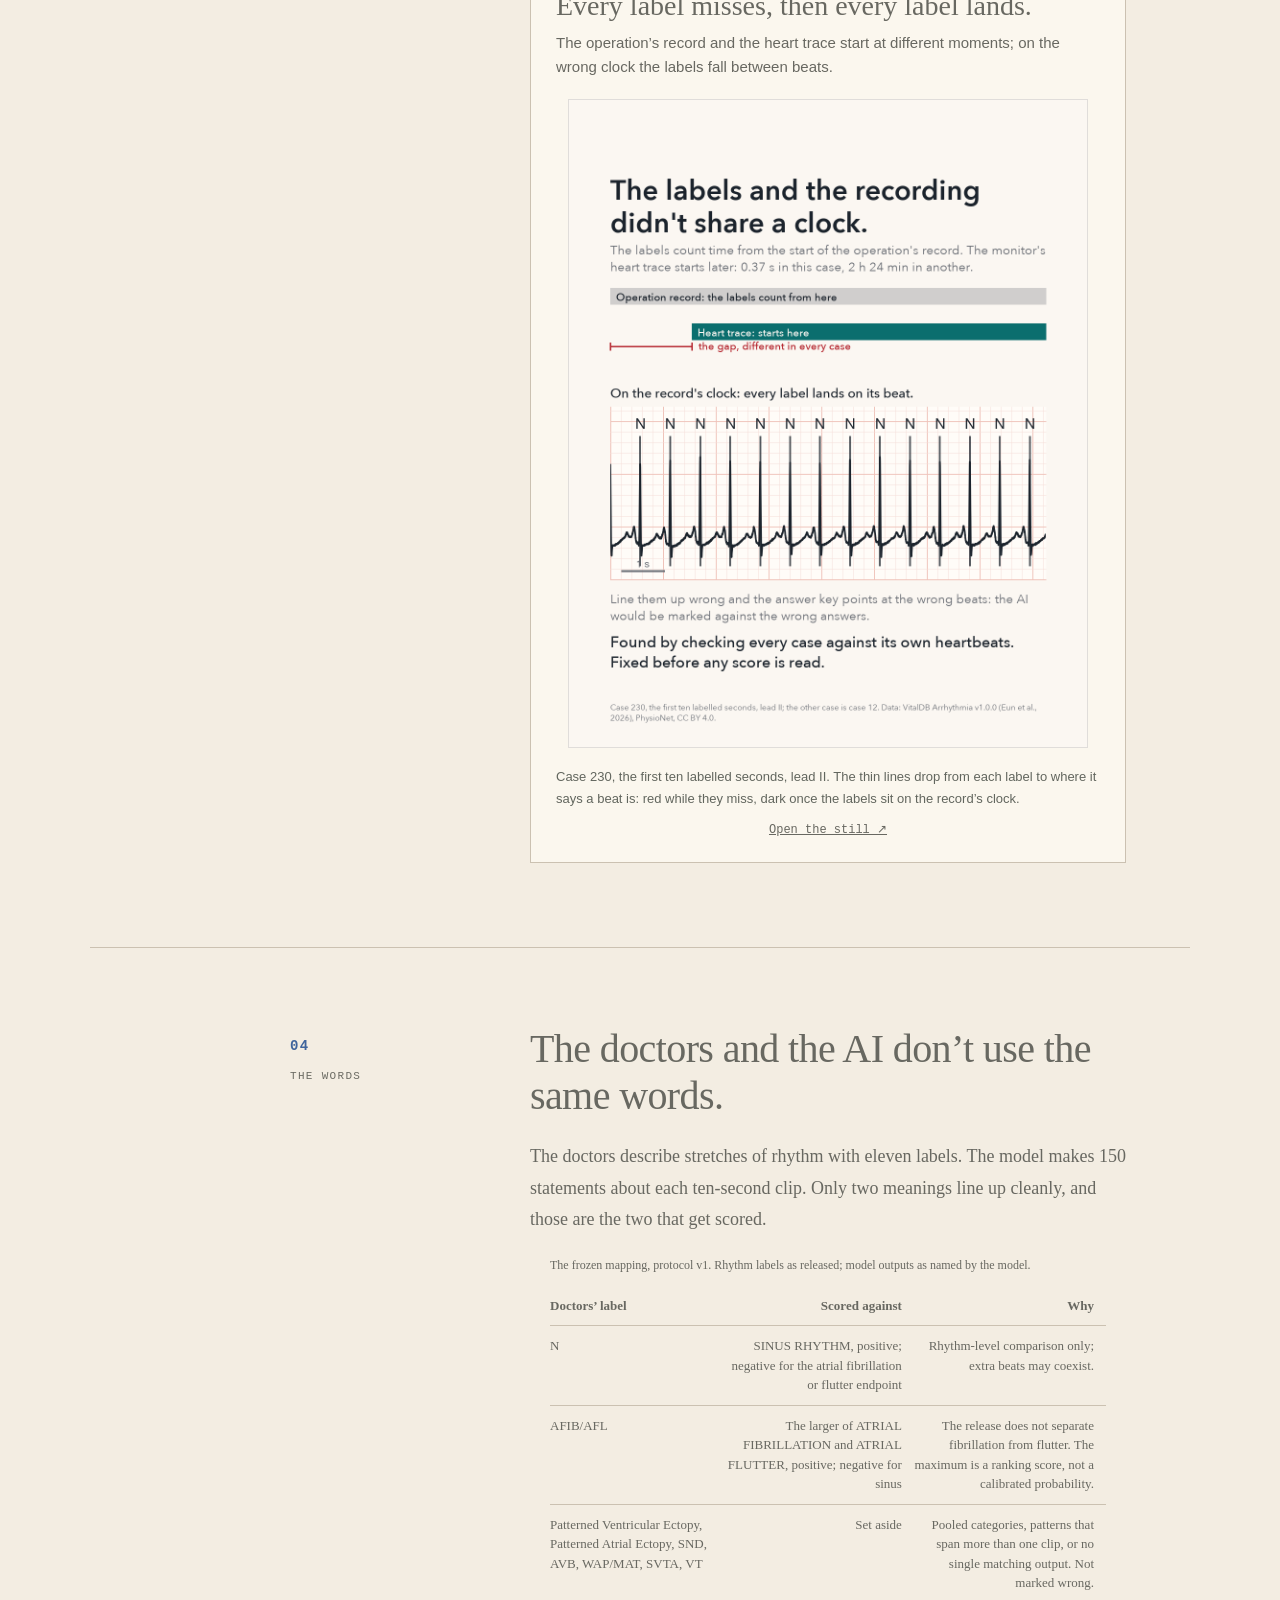
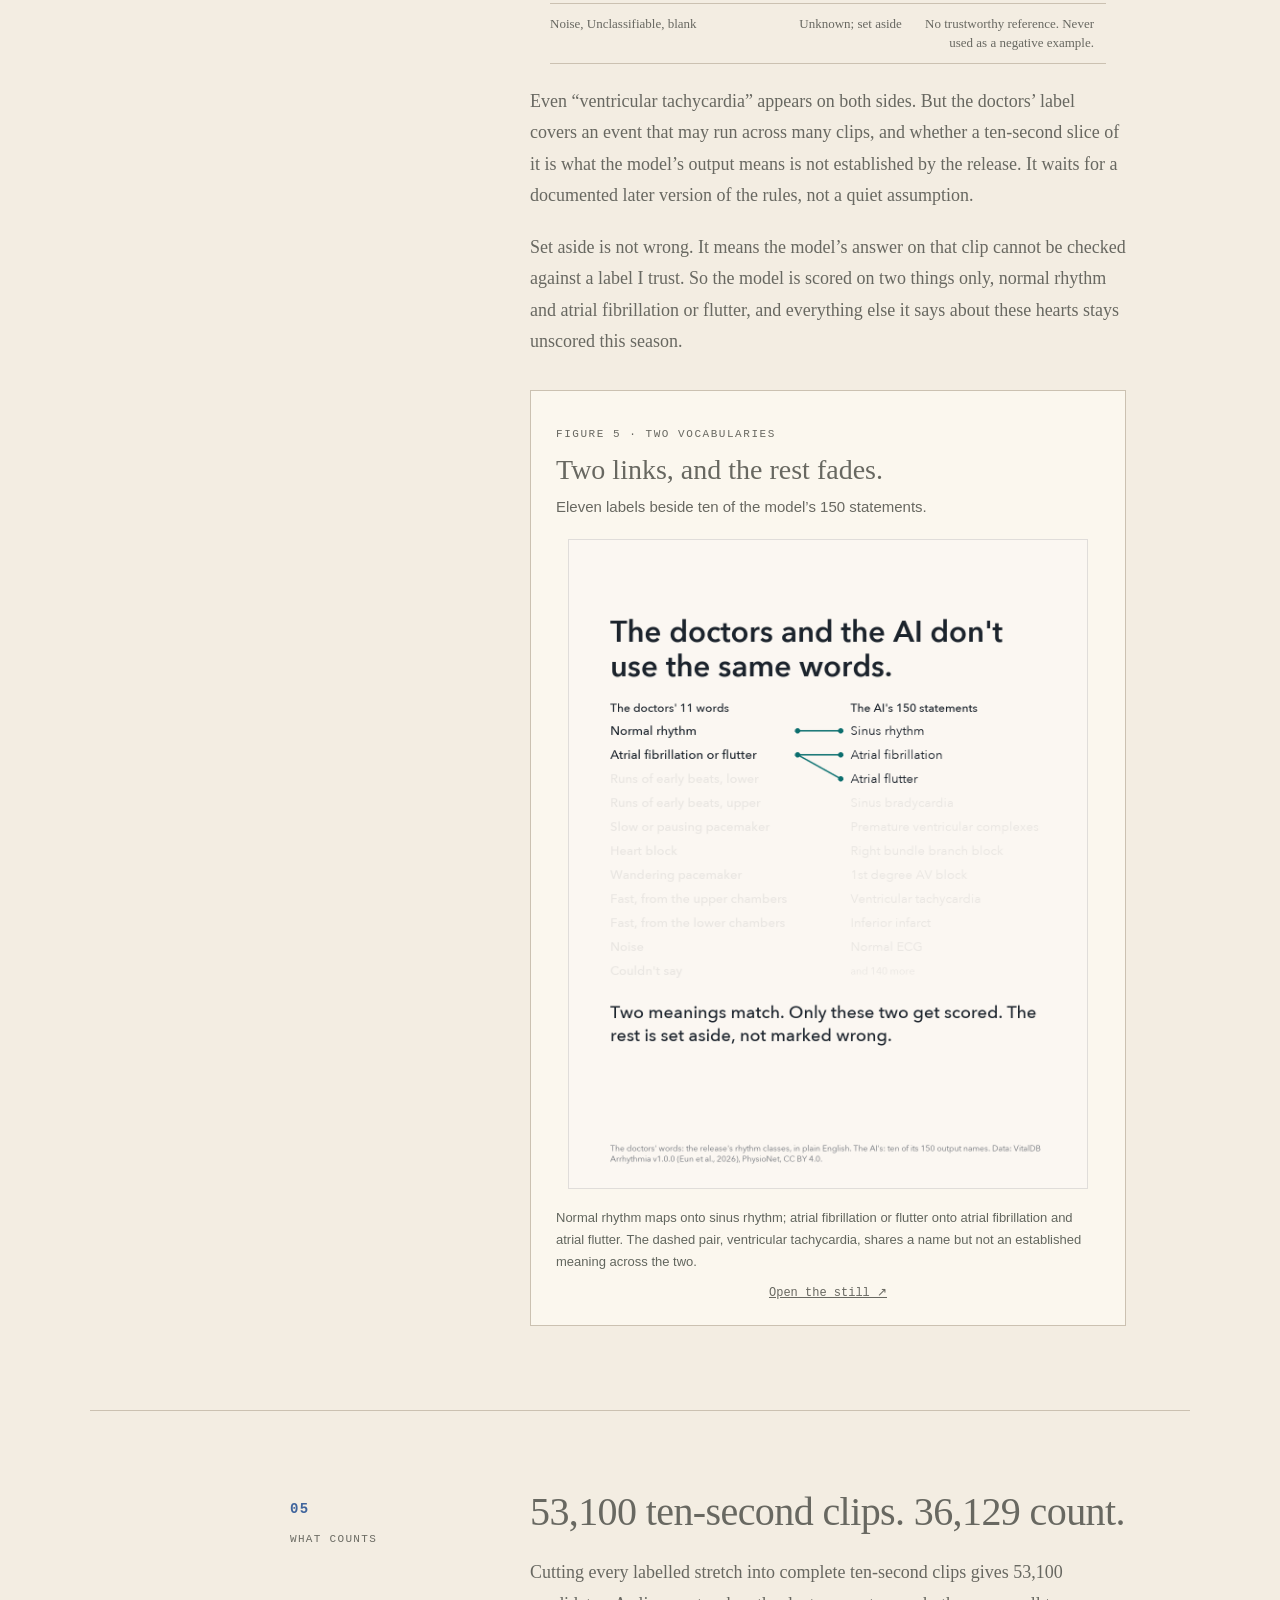
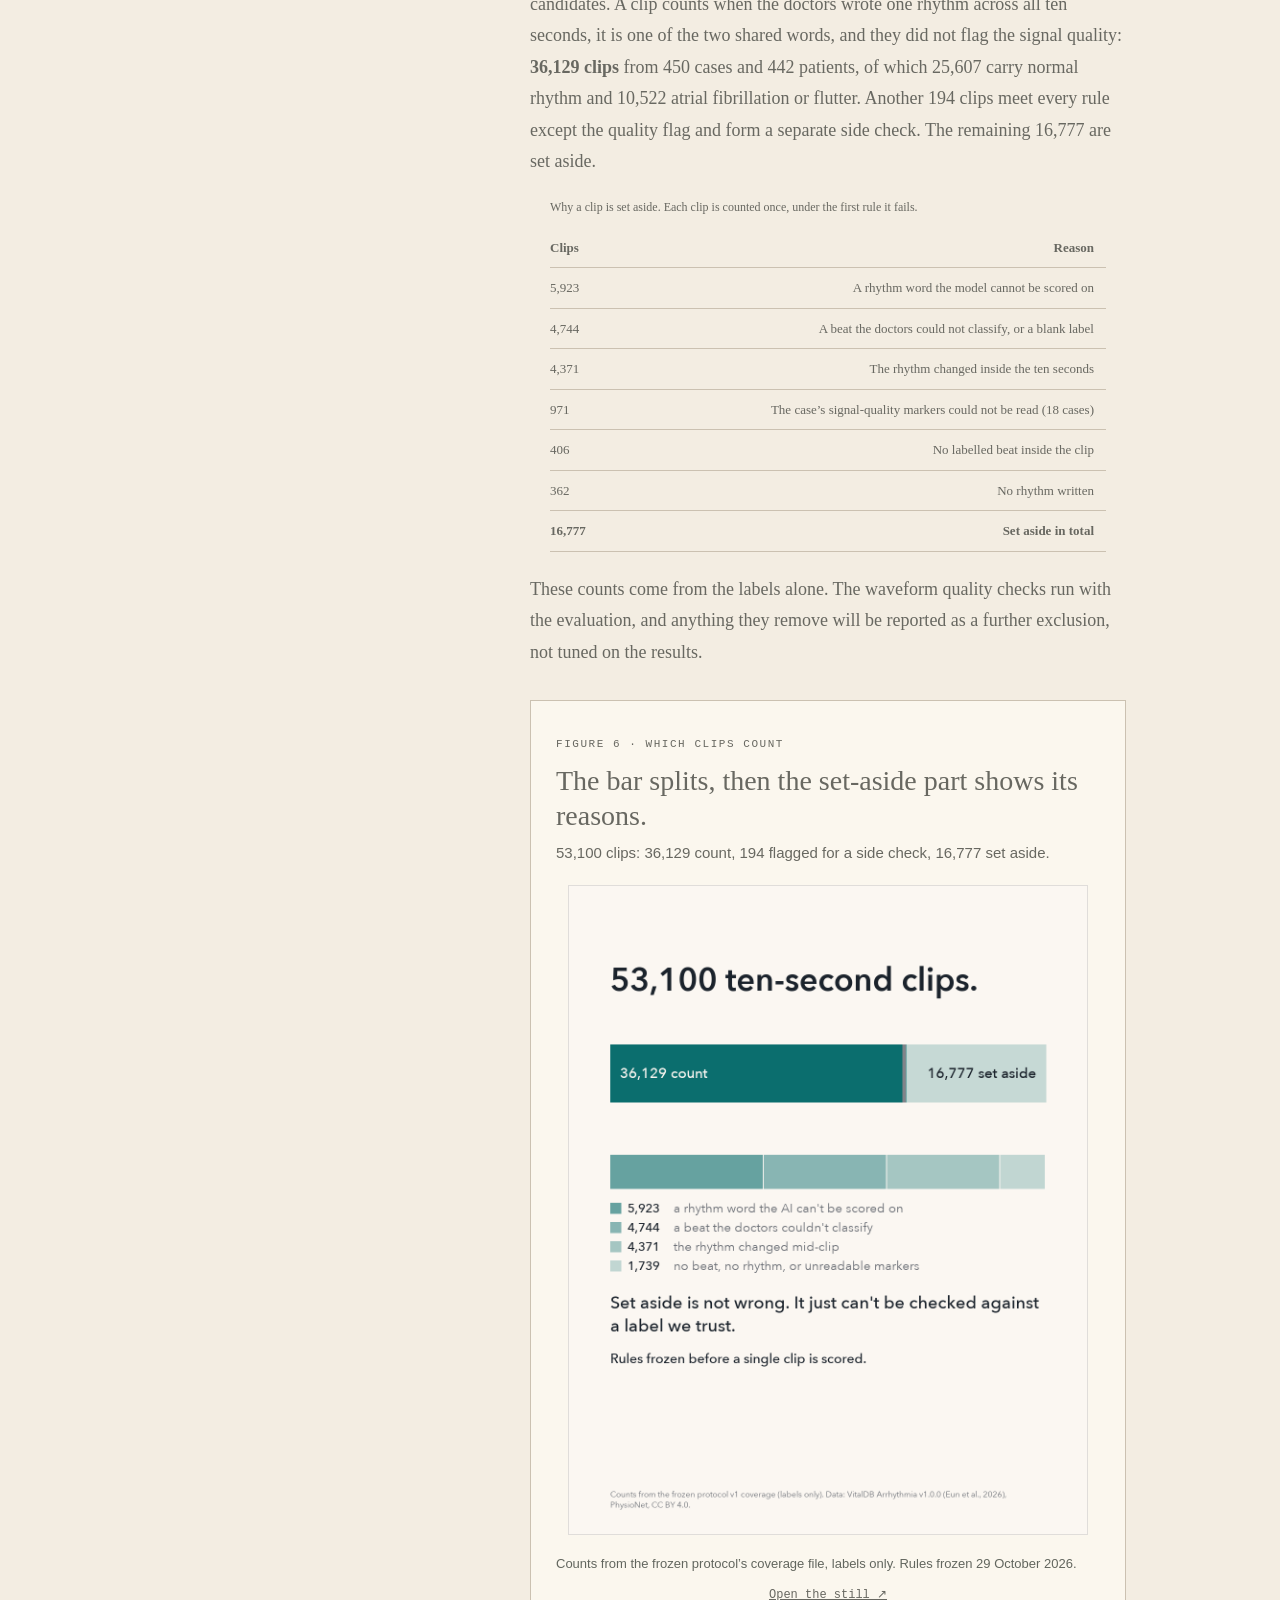
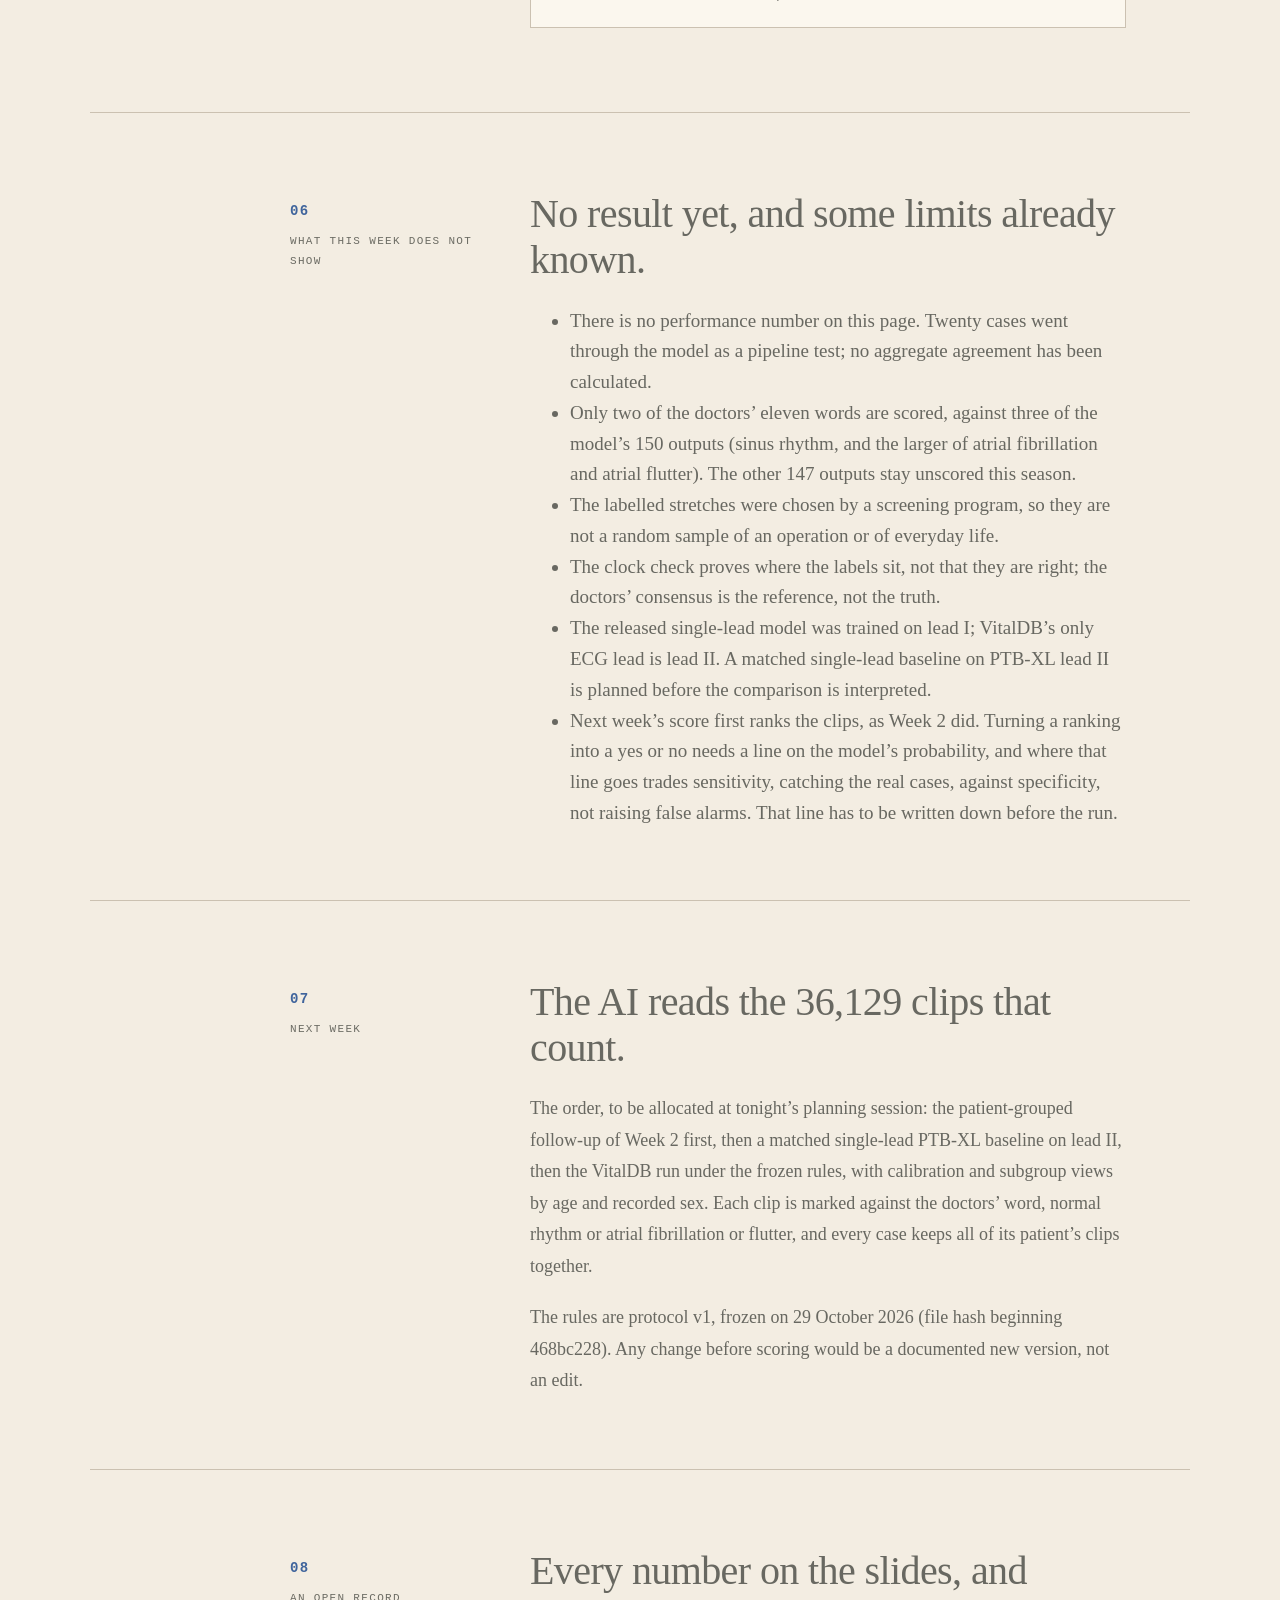
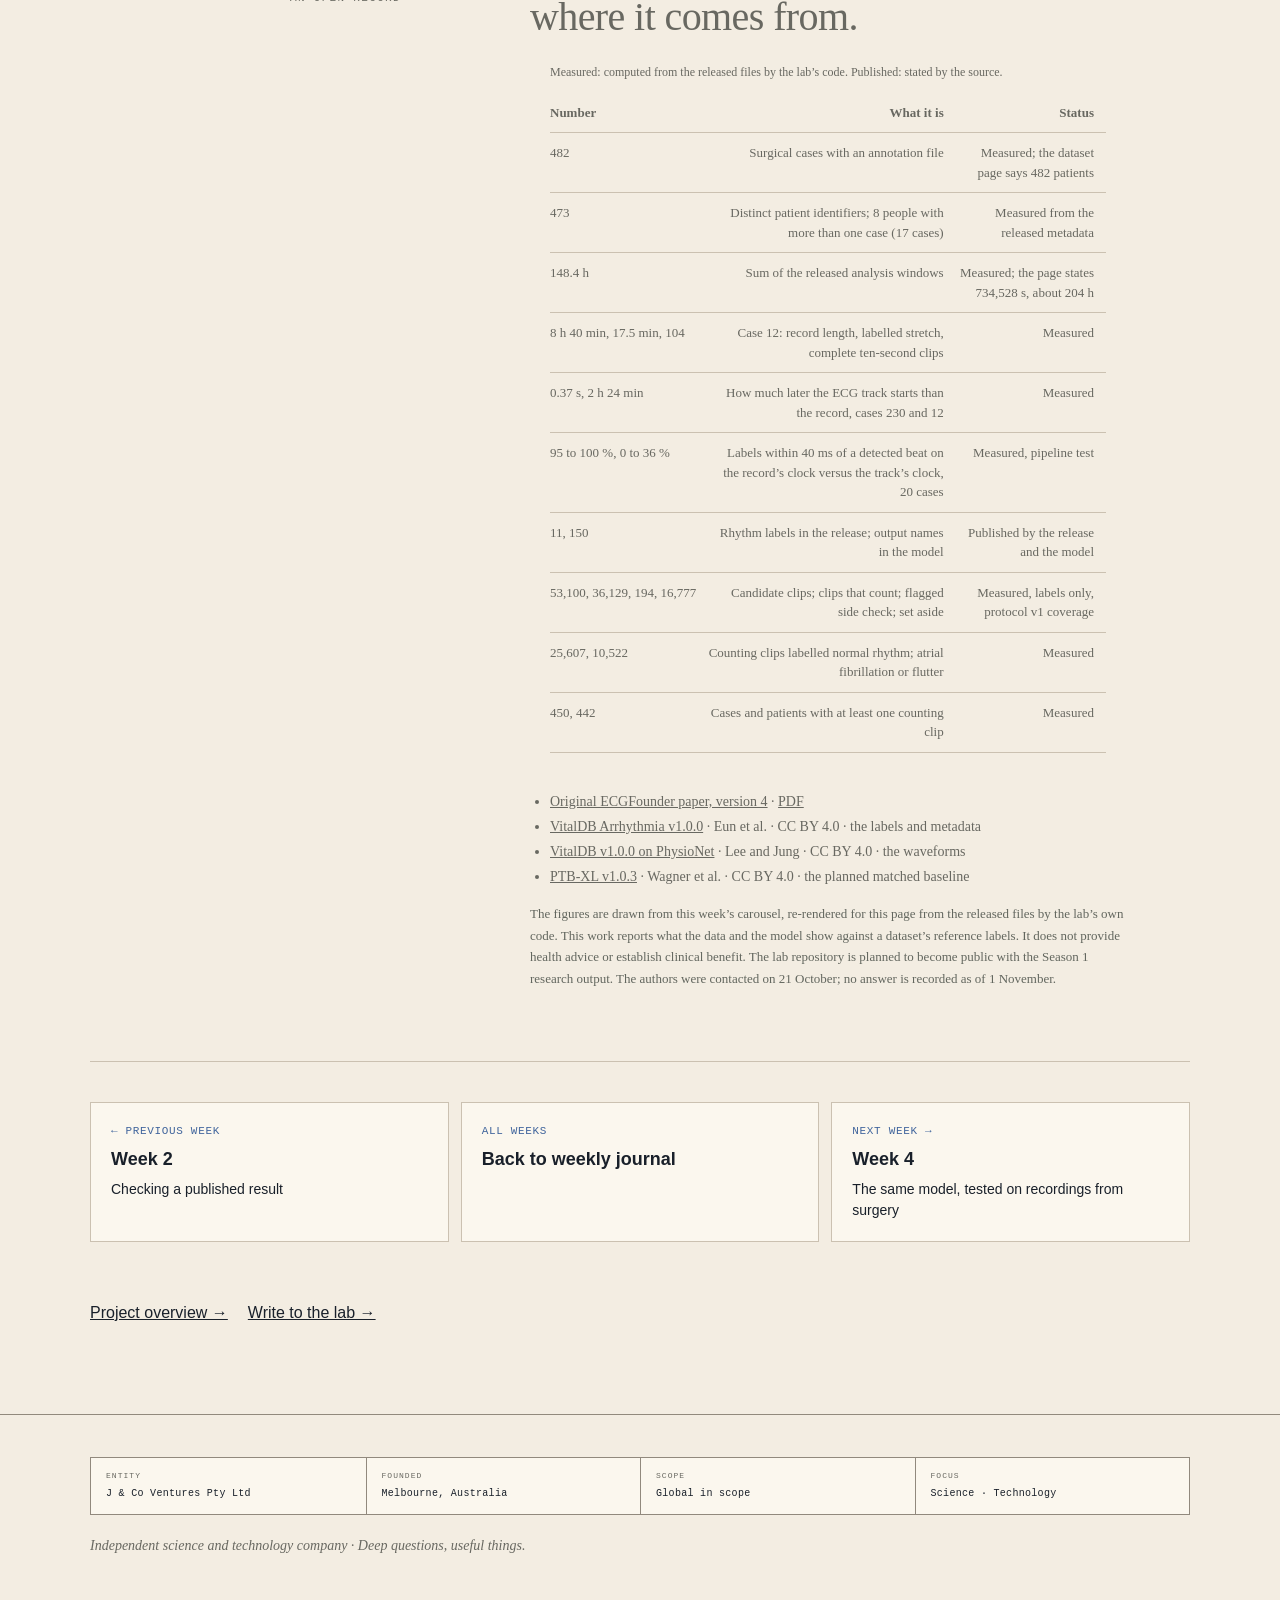
<file: lab/season-1-week-3.html>
<!DOCTYPE html>
<html lang="en">
<head>
<meta charset="utf-8">
<meta name="viewport" content="width=device-width, initial-scale=1">
<meta name="theme-color" content="#f3ede2">
<title>Preparing ECG data for testing the AI fairly. — Pertzel Lab</title>
<meta name="description" content="Week 3 of Pertzel Lab: 482 surgical ECG recordings cut into 53,100 ten-second clips, the doctors’ labels mapped onto the model’s words and lined up on the right clock, and the scoring rules frozen before the run.">
<meta property="og:title" content="Preparing ECG data for testing the AI fairly.">
<meta property="og:description" content="Three things a fair test needs, and a clock problem found on the way. No score yet, on purpose.">
<meta property="og:type" content="article">
<meta property="article:published_time" content="2026-11-01">
<meta property="og:url" content="https://jco.ventures/lab/season-1-week-3.html">
<meta property="og:image" content="https://jco.ventures/lab/assets/s1-reader-og.png">
<meta property="og:image:width" content="1200">
<meta property="og:image:height" content="630">
<meta property="og:image:alt" content="How well does an ECG model travel? An independent check of ECGFounder. Pertzel Lab, Season 1.">
<meta name="twitter:card" content="summary_large_image">
<meta name="twitter:image" content="https://jco.ventures/lab/assets/s1-reader-og.png">
<link rel="canonical" href="https://jco.ventures/lab/season-1-week-3.html">
<link rel="icon" href="data:image/svg+xml,%3Csvg xmlns='http://www.w3.org/2000/svg' viewBox='0 0 32 32'%3E%3Crect width='32' height='32' fill='%2312161b'/%3E%3Ctext x='16' y='22' font-family='Georgia,serif' font-style='italic' font-size='15' fill='%23ffb454' text-anchor='middle'%3EJ%26Co%3C/text%3E%3C/svg%3E">
<link rel="stylesheet" href="../assets/site.css">

<link rel="stylesheet" href="../assets/lab-reader.css">
<link rel="stylesheet" href="/assets/mobile-navigation.css">
<style>.loop-figure video{display:block;width:100%;max-width:520px;height:auto;margin:0 auto;background:#fbf7f2;border:1px solid rgba(25,32,42,.12)}.loop-figure .figure-tools{justify-content:center}.numbers td:first-child{white-space:nowrap;font-variant-numeric:tabular-nums}</style>
<script src="/assets/mobile-navigation.js" defer></script>
</head>
<body class="lab-reader"><a class="skip-link" href="#main-content">Skip to content</a><div class="masthead-strip">
    <div class="masthead-inner wrap micro">
      <span>Pertzel Lab · Jack's research practice within J &amp; Co</span>
      <span>Season 1 · October to November 2026</span>
    </div>
  </div>
<header class="site-header" data-site-path="/lab/season-1-week-3.html">

<nav class="nav wrap" aria-label="Main navigation">
      <a class="wordmark" href="../">J<em>&amp;</em>Co Ventures</a>
      <div class="nav-links">
        <a href="../#work">Work</a>
        <a href="./" aria-current="true">Lab</a>
        <a href="../#services">Services</a>
        <a href="../#thinking">Thinking</a>
        <a href="../#about">About</a>
      </div>
      <a class="nav-cta" href="https://arxiv.org/html/2410.04133v4">Original paper ↗</a>

<div class="mobile-actions">
<a class="mobile-lab-link" href="/lab/" aria-current="true">Lab</a>
<details class="site-menu">
<summary aria-controls="site-menu-panel"><span class="menu-closed-label">Menu</span><span class="menu-open-label">Close</span><span class="menu-icon" aria-hidden="true"></span></summary>
<div class="site-menu-panel" id="site-menu-panel"><div class="site-menu-inner wrap">
<div class="site-menu-heading"><span class="site-menu-kicker">Explore J&amp;Co</span><span class="site-menu-location">Week 3</span></div>
<nav class="site-menu-links" aria-label="Mobile site navigation"><a href="/#work" data-section="work"><span>Our work</span><span aria-hidden="true">→</span></a><a href="/lab/" aria-current="true"><span>Lab</span><span aria-hidden="true">→</span></a><a href="/#services" data-section="services"><span>Services</span><span aria-hidden="true">→</span></a><a href="/#thinking" data-section="thinking"><span>Our thinking</span><span aria-hidden="true">→</span></a><a href="/#about" data-section="about"><span>About</span><span aria-hidden="true">→</span></a><a href="/#contact" data-section="contact"><span>Contact</span><span aria-hidden="true">→</span></a></nav>
<div class="site-menu-research"><span class="site-menu-kicker">Current research · ECGFounder</span><nav class="site-menu-links" aria-label="Research shortcuts"><a href="/lab/ecgfounder/"><span>ECGFounder project</span><span aria-hidden="true">→</span></a><a href="/lab/ecgfounder/journal/"><span>Weekly journal</span><span aria-hidden="true">→</span></a><a href="https://arxiv.org/html/2410.04133v4"><span>Original paper</span><span aria-hidden="true">↗</span></a></nav></div>
<a class="site-menu-contact" href="mailto:hello@jco.ventures?subject=Project%20conversation%20with%20J%20%26%20Co"><span>Discuss a project</span><span aria-hidden="true">↗</span></a>
</div></div></details></div>
</nav>

</header>
<main id="main-content"><div class="wrap">
<nav class="lab-post-context" aria-label="Research navigation"><a href="/lab/">Lab</a><span aria-hidden="true">/</span><a href="/lab/ecgfounder/">ECGFounder</a><span aria-hidden="true">/</span><a href="/lab/ecgfounder/journal/">Weekly journal</a><span aria-hidden="true">/</span><span aria-current="page">Week 3</span></nav>
<header class="reader-hero">
<p class="eyebrow"><strong>Pertzel Lab</strong> · Season 1 · Week 3
</p>
<h1>Preparing ECG data for testing the AI fairly.<br><em>Three things a fair test needs, and a clock problem found on the way.</em>
</h1>
<p class="intro">No score this week, on purpose. Before an AI can be tested on 482 heart recordings from surgery, the recordings have to become questions it can take, each one needs an answer key that matches it, and the marking rules have to be fixed before anyone sees an answer. That took the week, and it turned up a problem that would have made any score meaningless.
</p>
<p class="byline"><span>Jack Pertzel</span><time datetime="2026-11-01">1 November 2026</time><span>About 8 minutes</span>
</p>
<aside class="paper-source" aria-label="Original research paper"><div><span class="micro">Start with the primary source</span><strong>Original study · ECGFounder</strong>
<p>Li et al. · Version 4. This week uses the released single-lead model.
</p></div><div class="source-actions"><a class="read-paper" href="https://arxiv.org/html/2410.04133v4">Read the paper ↗</a><a href="https://arxiv.org/pdf/2410.04133v4">PDF ↓</a></div>
</aside>
</header>
<nav class="reader-jump" aria-label="On this page"><a href="#why">Why prepare</a><a href="#data">The data</a><a href="#clock">The clock</a><a href="#words">The words</a><a href="#counts">What counts</a><a href="#limits">Limits</a><a href="#next">Next week</a>
</nav>
<section class="read-section" id="why"><div class="section-intro"><div class="section-label"><b>01</b>Why prepare</div><div class="reading">
<h2>A fair test needs three things.
</h2>
<p>The AI I am testing, ECGFounder, learned to read heart traces from standard ten-second ECG tests. I want to know how it does on traces it was never trained on: recorded off the monitor during surgery, by a different machine, for hours at a time. Scoring it against the doctors’ labels is an exam, and an exam is only fair if three things hold.
</p>
<p><strong>Questions the sitter can take.</strong> The model reads ten seconds at a time, so every labelled stretch is cut into ten-second clips on a fixed grid from the start of the stretch, never slid to catch an event.
</p>
<p><strong>An answer key that matches each question.</strong> The anaesthesiologists’ labels have to be in words the model can be scored on, and on the same clock as the clips.
</p>
<p><strong>Rules fixed before marking.</strong> What counts, what is set aside and how the two answers are compared were written down and frozen on 29 October, before a single clip is scored, so the flattering numbers cannot be chosen afterwards.
</p>
<details><summary>New to ECGs and the model?</summary><div class="disclosure-body">
<p>An ECG records the heart’s electrical activity as a trace. ECGFounder is the trained AI software that reads a trace and makes 150 statements about it. VitalDB Arrhythmia is this week’s test material: surgical recordings with reference labels written by anaesthesiologists, the doctors who keep a patient under and watched through an operation.
</p>
<p><a href="/lab/ecgfounder/#background">Start with the illustrated introduction →</a>
</p></div>
</details>
<figure class="reader-figure loop-figure" id="figure-2"><span class="micro">Figure 1 · The three things</span>
<h3>Questions, answer key, marking scheme.</h3>
<p class="figure-lede">A minute of one recording is cut into six clips, each clip gets the doctors’ word for it, and the frozen rules land.</p>
<video autoplay muted loop playsinline preload="metadata" poster="assets/week3-site-2.png" width="1080" height="1350" aria-label="Questions, answer key, marking scheme."><source src="assets/week3-site-2.mp4" type="video/mp4"></video>
<figcaption>Case 208, the first minute of its labelled stretch, lead II. The tags are the doctors’ rhythm word for each ten-second clip. Every number on this page is measured from the released files unless it is marked as published.</figcaption><div class="figure-tools"><a href="assets/week3-site-2.png">Open the still ↗</a></div>
</figure>
</div></div>
</section>
<section class="read-section" id="data"><div class="section-intro"><div class="section-label"><b>02</b>The data</div><div class="reading">
<h2>482 operations. 473 people. 148 hours of labelled heartbeat.
</h2>
<p>VitalDB Arrhythmia is a public release from a Seoul hospital: 482 surgical cases, each with a stretch of the monitor’s ECG labelled beat by beat by anaesthesiologists, at least two per stretch, with consensus. The release’s metadata lists 473 distinct patient identifiers across the 482 cases, so eight people appear more than once, 17 cases between them. The dataset page says 482 patients; I use the released identifiers and keep each person’s cases together.
</p>
<p>The labelled stretches add up to 148.4 hours in the released analysis windows. The dataset page states 734,528 seconds, about 204 hours. I have not resolved that difference and report the measured figure.
</p>
<p>The stretches are not a random sample of an operation. They were screened by an automated classifier for suspected rhythm trouble before labelling, so the labelled minutes lean towards hearts doing something unusual. That shapes what next week’s score can say.
</p>
<figure class="reader-figure loop-figure" id="figure-3"><span class="micro">Figure 2 · The whole release</span>
<h3>One square per operation.</h3>
<p class="figure-lede">482 squares, shortest labelled stretch to longest.</p>
<video autoplay muted loop playsinline preload="metadata" poster="assets/week3-site-3.png" width="1080" height="1350" aria-label="One square per operation."><source src="assets/week3-site-3.mp4" type="video/mp4"></video>
<figcaption>Operations sorted by labelled minutes, 2.3 to 49.8 each. Hours measured from the released analysis windows; the dataset page states 204.</figcaption><div class="figure-tools"><a href="assets/week3-site-3.png">Open the still ↗</a></div>
</figure>
<figure class="reader-figure loop-figure" id="figure-4"><span class="micro">Figure 3 · One operation</span>
<h3>An answer key for 17 minutes of it.</h3>
<p class="figure-lede">A liver transplant, 8 hours 40 minutes from first record to last; the labelled 17 minutes become 104 ten-second clips.</p>
<video autoplay muted loop playsinline preload="metadata" poster="assets/week3-site-4.png" width="1080" height="1350" aria-label="An answer key for 17 minutes of it."><source src="assets/week3-site-4.mp4" type="video/mp4"></video>
<figcaption>Case 12. Of its 104 clips, 75 carry normal rhythm throughout, 14 contain a run of early beats from the lower chambers, and 15 contain noise or a beat with no rhythm written. Times from the released metadata.</figcaption><div class="figure-tools"><a href="assets/week3-site-4.png">Open the still ↗</a></div>
</figure>
</div></div>
</section>
<section class="read-section" id="clock"><div class="section-intro"><div class="section-label"><b>03</b>The clock</div><div class="reading">
<h2>The labels and the recording didn’t share a clock.
</h2>
<p>The label times count from the start of the operation’s record. The ECG track in the waveform file starts later: 0.37 seconds later in case 230, and 8,633 seconds later, 2 hours 24 minutes, in case 12. Treat the first sample of the trace as time zero and every label slides off its beat by that gap.
</p>
<p>Lined up wrong, the answer key points at the wrong beats. In the worst case I would be comparing the model’s reading of one part of an operation with the doctors’ word for a different part, and no score would mean anything.
</p>
<p>The check uses the signal’s own evidence. I find the heartbeats in the trace without looking at the labels, then ask whether each label lands within 40 milliseconds of one. On the record’s clock, 95 to 100 percent of labels do in the 20 cases checked so far; on the trace’s own clock, between 0 and 36 percent. The check runs for every case before any score is read.
</p>
<p>What it cannot tell me is whether the letter is the right letter. It proves where the labels sit, not that a beat marked N was normal or that a stretch marked AF was atrial fibrillation. For that there is only the doctors’ agreement, which is the reference I am scoring against, not the truth.
</p>
<figure class="reader-figure loop-figure" id="figure-5"><span class="micro">Figure 4 · Two clocks</span>
<h3>Every label misses, then every label lands.</h3>
<p class="figure-lede">The operation’s record and the heart trace start at different moments; on the wrong clock the labels fall between beats.</p>
<video autoplay muted loop playsinline preload="metadata" poster="assets/week3-site-5.png" width="1080" height="1350" aria-label="Every label misses, then every label lands."><source src="assets/week3-site-5.mp4" type="video/mp4"></video>
<figcaption>Case 230, the first ten labelled seconds, lead II. The thin lines drop from each label to where it says a beat is: red while they miss, dark once the labels sit on the record’s clock.</figcaption><div class="figure-tools"><a href="assets/week3-site-5.png">Open the still ↗</a></div>
</figure>
</div></div>
</section>
<section class="read-section" id="words"><div class="section-intro"><div class="section-label"><b>04</b>The words</div><div class="reading">
<h2>The doctors and the AI don’t use the same words.
</h2>
<p>The doctors describe stretches of rhythm with eleven labels. The model makes 150 statements about each ten-second clip. Only two meanings line up cleanly, and those are the two that get scored.
</p>
<div class="data-wrap" role="region" aria-label="How the doctors’ labels map onto the model’s outputs" tabindex="0"><table><caption>The frozen mapping, protocol v1. Rhythm labels as released; model outputs as named by the model.</caption><thead><tr><th scope="col">Doctors’ label</th><th scope="col">Scored against</th><th scope="col">Why</th></tr></thead><tbody>
<tr><td>N</td><td>SINUS RHYTHM, positive; negative for the atrial fibrillation or flutter endpoint</td><td>Rhythm-level comparison only; extra beats may coexist.</td></tr>
<tr><td>AFIB/AFL</td><td>The larger of ATRIAL FIBRILLATION and ATRIAL FLUTTER, positive; negative for sinus</td><td>The release does not separate fibrillation from flutter. The maximum is a ranking score, not a calibrated probability.</td></tr>
<tr><td>Patterned Ventricular Ectopy, Patterned Atrial Ectopy, SND, AVB, WAP/MAT, SVTA, VT</td><td>Set aside</td><td>Pooled categories, patterns that span more than one clip, or no single matching output. Not marked wrong.</td></tr>
<tr><td>Noise, Unclassifiable, blank</td><td>Unknown; set aside</td><td>No trustworthy reference. Never used as a negative example.</td></tr>
</tbody></table></div>
<p>Even “ventricular tachycardia” appears on both sides. But the doctors’ label covers an event that may run across many clips, and whether a ten-second slice of it is what the model’s output means is not established by the release. It waits for a documented later version of the rules, not a quiet assumption.
</p>
<p>Set aside is not wrong. It means the model’s answer on that clip cannot be checked against a label I trust. So the model is scored on two things only, normal rhythm and atrial fibrillation or flutter, and everything else it says about these hearts stays unscored this season.
</p>
<figure class="reader-figure loop-figure" id="figure-6"><span class="micro">Figure 5 · Two vocabularies</span>
<h3>Two links, and the rest fades.</h3>
<p class="figure-lede">Eleven labels beside ten of the model’s 150 statements.</p>
<video autoplay muted loop playsinline preload="metadata" poster="assets/week3-site-6.png" width="1080" height="1350" aria-label="Two links, and the rest fades."><source src="assets/week3-site-6.mp4" type="video/mp4"></video>
<figcaption>Normal rhythm maps onto sinus rhythm; atrial fibrillation or flutter onto atrial fibrillation and atrial flutter. The dashed pair, ventricular tachycardia, shares a name but not an established meaning across the two.</figcaption><div class="figure-tools"><a href="assets/week3-site-6.png">Open the still ↗</a></div>
</figure>
</div></div>
</section>
<section class="read-section" id="counts"><div class="section-intro"><div class="section-label"><b>05</b>What counts</div><div class="reading">
<h2>53,100 ten-second clips. 36,129 count.
</h2>
<p>Cutting every labelled stretch into complete ten-second clips gives 53,100 candidates. A clip counts when the doctors wrote one rhythm across all ten seconds, it is one of the two shared words, and they did not flag the signal quality: <strong>36,129 clips</strong> from 450 cases and 442 patients, of which 25,607 carry normal rhythm and 10,522 atrial fibrillation or flutter. Another 194 clips meet every rule except the quality flag and form a separate side check. The remaining 16,777 are set aside.
</p>
<div class="data-wrap" role="region" aria-label="Why clips are set aside" tabindex="0"><table class="numbers"><caption>Why a clip is set aside. Each clip is counted once, under the first rule it fails.</caption><thead><tr><th scope="col">Clips</th><th scope="col">Reason</th></tr></thead><tbody>
<tr><td>5,923</td><td>A rhythm word the model cannot be scored on</td></tr>
<tr><td>4,744</td><td>A beat the doctors could not classify, or a blank label</td></tr>
<tr><td>4,371</td><td>The rhythm changed inside the ten seconds</td></tr>
<tr><td>971</td><td>The case’s signal-quality markers could not be read (18 cases)</td></tr>
<tr><td>406</td><td>No labelled beat inside the clip</td></tr>
<tr><td>362</td><td>No rhythm written</td></tr>
<tr><td><strong>16,777</strong></td><td><strong>Set aside in total</strong></td></tr>
</tbody></table></div>
<p>These counts come from the labels alone. The waveform quality checks run with the evaluation, and anything they remove will be reported as a further exclusion, not tuned on the results.
</p>
<figure class="reader-figure loop-figure" id="figure-7"><span class="micro">Figure 6 · Which clips count</span>
<h3>The bar splits, then the set-aside part shows its reasons.</h3>
<p class="figure-lede">53,100 clips: 36,129 count, 194 flagged for a side check, 16,777 set aside.</p>
<video autoplay muted loop playsinline preload="metadata" poster="assets/week3-site-7.png" width="1080" height="1350" aria-label="The bar splits, then the set-aside part shows its reasons."><source src="assets/week3-site-7.mp4" type="video/mp4"></video>
<figcaption>Counts from the frozen protocol’s coverage file, labels only. Rules frozen 29 October 2026.</figcaption><div class="figure-tools"><a href="assets/week3-site-7.png">Open the still ↗</a></div>
</figure>
</div></div>
</section>
<section class="read-section" id="limits"><div class="section-intro"><div class="section-label"><b>06</b>What this week does not show</div><div class="reading">
<h2>No result yet, and some limits already known.
</h2>
<ul>
<li>There is no performance number on this page. Twenty cases went through the model as a pipeline test; no aggregate agreement has been calculated.
</li>
<li>Only two of the doctors’ eleven words are scored, against three of the model’s 150 outputs (sinus rhythm, and the larger of atrial fibrillation and atrial flutter). The other 147 outputs stay unscored this season.
</li>
<li>The labelled stretches were chosen by a screening program, so they are not a random sample of an operation or of everyday life.
</li>
<li>The clock check proves where the labels sit, not that they are right; the doctors’ consensus is the reference, not the truth.
</li>
<li>The released single-lead model was trained on lead I; VitalDB’s only ECG lead is lead II. A matched single-lead baseline on PTB-XL lead II is planned before the comparison is interpreted.
</li>
<li>Next week’s score first ranks the clips, as Week 2 did. Turning a ranking into a yes or no needs a line on the model’s probability, and where that line goes trades sensitivity, catching the real cases, against specificity, not raising false alarms. That line has to be written down before the run.
</li>
</ul>
</div></div>
</section>
<section class="read-section" id="next"><div class="section-intro"><div class="section-label"><b>07</b>Next week</div><div class="reading">
<h2>The AI reads the 36,129 clips that count.
</h2>
<p>The order, to be allocated at tonight’s planning session: the patient-grouped follow-up of Week 2 first, then a matched single-lead PTB-XL baseline on lead II, then the VitalDB run under the frozen rules, with calibration and subgroup views by age and recorded sex. Each clip is marked against the doctors’ word, normal rhythm or atrial fibrillation or flutter, and every case keeps all of its patient’s clips together.
</p>
<p>The rules are protocol v1, frozen on 29 October 2026 (file hash beginning 468bc228). Any change before scoring would be a documented new version, not an edit.
</p>
</div></div>
</section>
<section class="read-section" id="record"><div class="section-intro"><div class="section-label"><b>08</b>An open record</div><div class="reading">
<h2>Every number on the slides, and where it comes from.
</h2>
<div class="data-wrap" role="region" aria-label="Every number on this page with its source" tabindex="0"><table class="numbers"><caption>Measured: computed from the released files by the lab’s code. Published: stated by the source.</caption><thead><tr><th scope="col">Number</th><th scope="col">What it is</th><th scope="col">Status</th></tr></thead><tbody>
<tr><td>482</td><td>Surgical cases with an annotation file</td><td>Measured; the dataset page says 482 patients</td></tr>
<tr><td>473</td><td>Distinct patient identifiers; 8 people with more than one case (17 cases)</td><td>Measured from the released metadata</td></tr>
<tr><td>148.4 h</td><td>Sum of the released analysis windows</td><td>Measured; the page states 734,528 s, about 204 h</td></tr>
<tr><td>8 h 40 min, 17.5 min, 104</td><td>Case 12: record length, labelled stretch, complete ten-second clips</td><td>Measured</td></tr>
<tr><td>0.37 s, 2 h 24 min</td><td>How much later the ECG track starts than the record, cases 230 and 12</td><td>Measured</td></tr>
<tr><td>95 to 100 %, 0 to 36 %</td><td>Labels within 40 ms of a detected beat on the record’s clock versus the track’s clock, 20 cases</td><td>Measured, pipeline test</td></tr>
<tr><td>11, 150</td><td>Rhythm labels in the release; output names in the model</td><td>Published by the release and the model</td></tr>
<tr><td>53,100, 36,129, 194, 16,777</td><td>Candidate clips; clips that count; flagged side check; set aside</td><td>Measured, labels only, protocol v1 coverage</td></tr>
<tr><td>25,607, 10,522</td><td>Counting clips labelled normal rhythm; atrial fibrillation or flutter</td><td>Measured</td></tr>
<tr><td>450, 442</td><td>Cases and patients with at least one counting clip</td><td>Measured</td></tr>
</tbody></table></div>
<ul class="source-list">
<li><a href="https://arxiv.org/html/2410.04133v4">Original ECGFounder paper, version 4</a> · <a href="https://arxiv.org/pdf/2410.04133v4">PDF</a>
</li>
<li><a href="https://physionet.org/content/vitaldb-arrhythmia/1.0.0/">VitalDB Arrhythmia v1.0.0</a> · Eun et al. · CC BY 4.0 · the labels and metadata
</li>
<li><a href="https://physionet.org/content/vitaldb/1.0.0/">VitalDB v1.0.0 on PhysioNet</a> · Lee and Jung · CC BY 4.0 · the waveforms
</li>
<li><a href="https://physionet.org/content/ptb-xl/1.0.3/">PTB-XL v1.0.3</a> · Wagner et al. · CC BY 4.0 · the planned matched baseline
</li>
</ul>
<p class="small">The figures are drawn from this week’s carousel, re-rendered for this page from the released files by the lab’s own code. This work reports what the data and the model show against a dataset’s reference labels. It does not provide health advice or establish clinical benefit. The lab repository is planned to become public with the Season 1 research output. The authors were contacted on 21 October; no answer is recorded as of 1 November.
</p></div></div>
</section><nav class="week-navigation" aria-label="Week navigation">
  <a class="week-nav-item" href="/lab/season-1-week-2.html" rel="prev"><span class="week-nav-label">← Previous week</span><strong>Week 2</strong><span>Checking a published result</span></a>
  <a class="week-nav-item week-nav-journal" href="/lab/ecgfounder/journal/"><span class="week-nav-label">All weeks</span><strong>Back to weekly journal</strong></a>
  <a class="week-nav-item" href="/lab/season-1-week-4.html" rel="next"><span class="week-nav-label">Next week →</span><strong>Week 4</strong><span>The same model, tested on recordings from surgery</span></a>
</nav><div class="article-end"><a href="/lab/ecgfounder/">Project overview →</a><a href="mailto:hello@jco.ventures?subject=Pertzel%20Lab%20Week%203">Write to the lab →</a></div></div>
</main><footer id="contact">
    <div class="wrap">
      <div class="footer-grid" aria-label="J and Co Ventures company details">
        <div class="footer-cell"><span class="k">Entity</span><span class="v">J &amp; Co Ventures Pty Ltd</span></div>
        <div class="footer-cell"><span class="k">Founded</span><span class="v">Melbourne, Australia</span></div>
        <div class="footer-cell"><span class="k">Scope</span><span class="v">Global in scope</span></div>
        <div class="footer-cell"><span class="k">Focus</span><span class="v">Science · Technology</span></div>
      </div>

<p class="footer-note">Independent science and technology company · Deep questions, useful things.
</p>
    </div>
  </footer><!-- Cloudflare Web Analytics --><script type="module" src="https://static.cloudflareinsights.com/beacon.min.js" data-cf-beacon='{"token": "a05a8e57742f431893a7942d96ac429e"}'></script><!-- End Cloudflare Web Analytics -->
<script>if(window.matchMedia&&window.matchMedia("(prefers-reduced-motion: reduce)").matches){document.querySelectorAll(".loop-figure video").forEach(function(v){v.removeAttribute("autoplay");v.pause();v.setAttribute("controls","");});}</script>
</body></html>
</file>
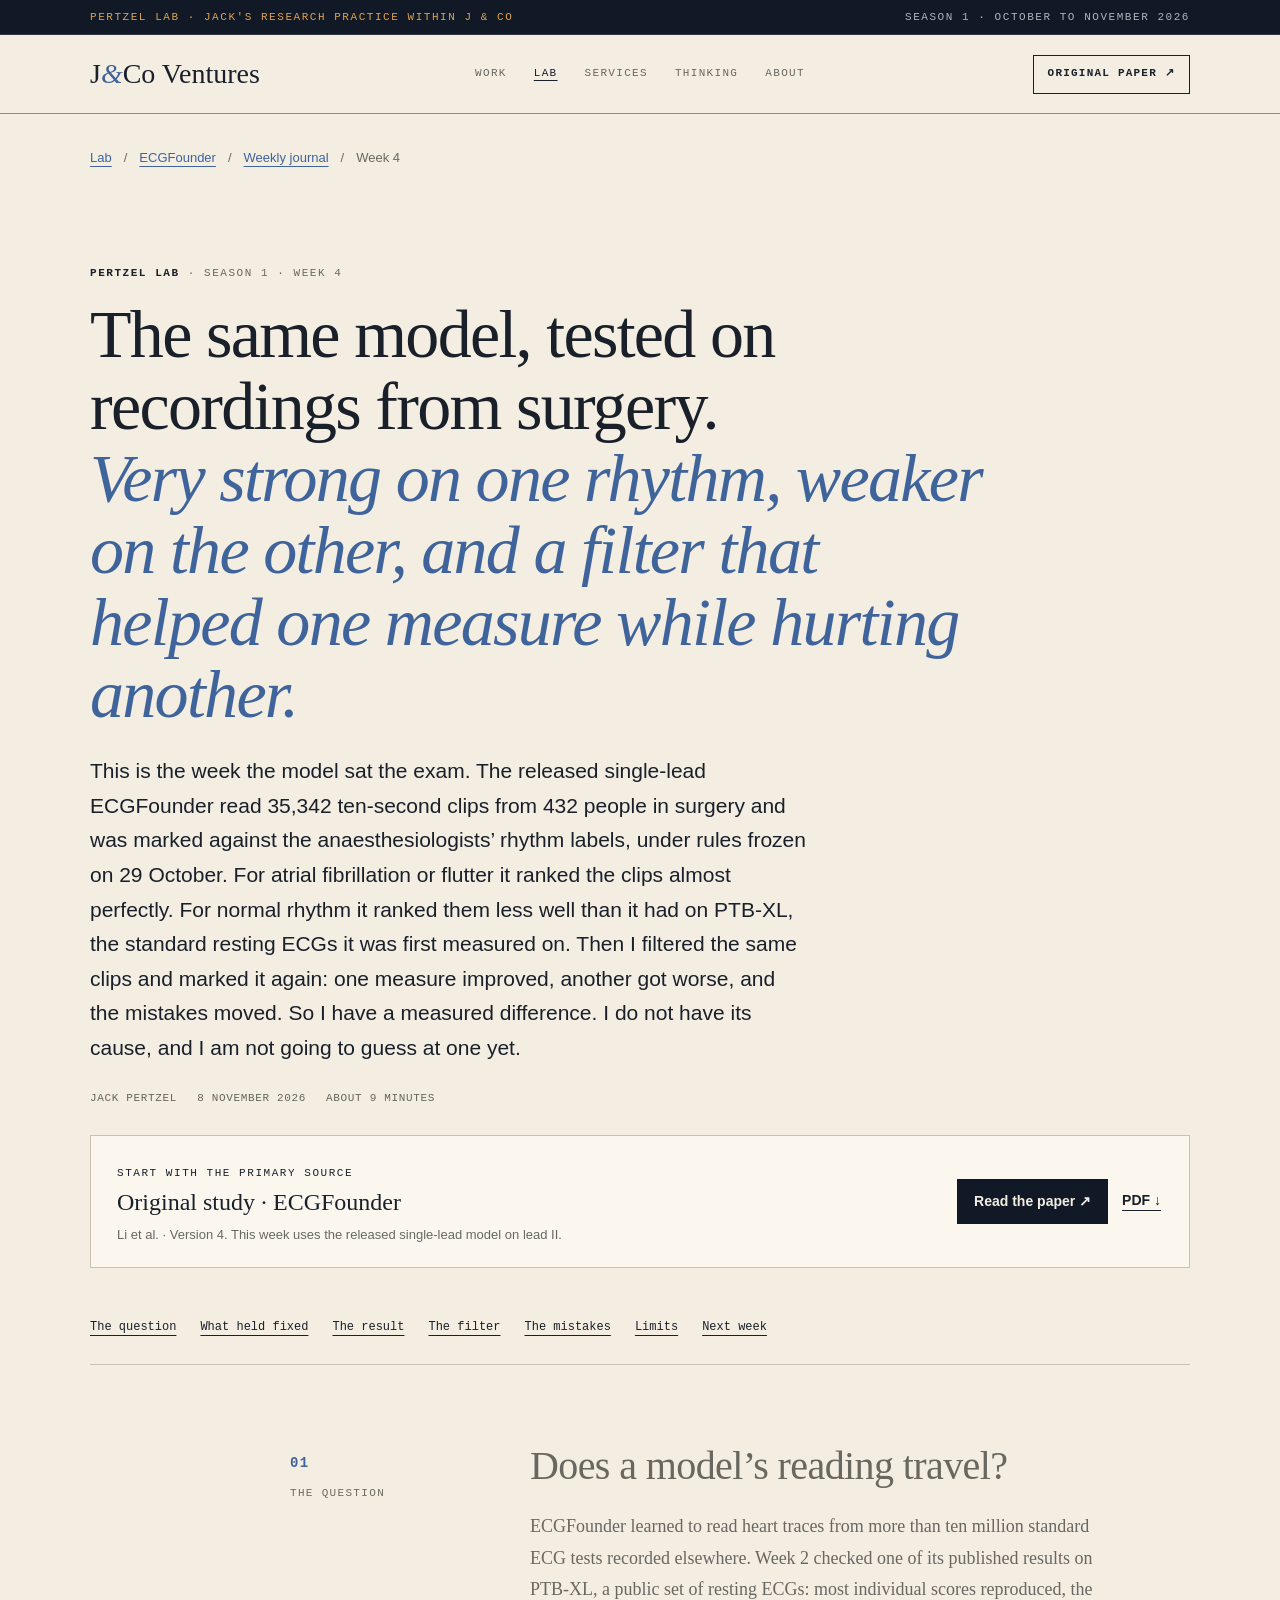
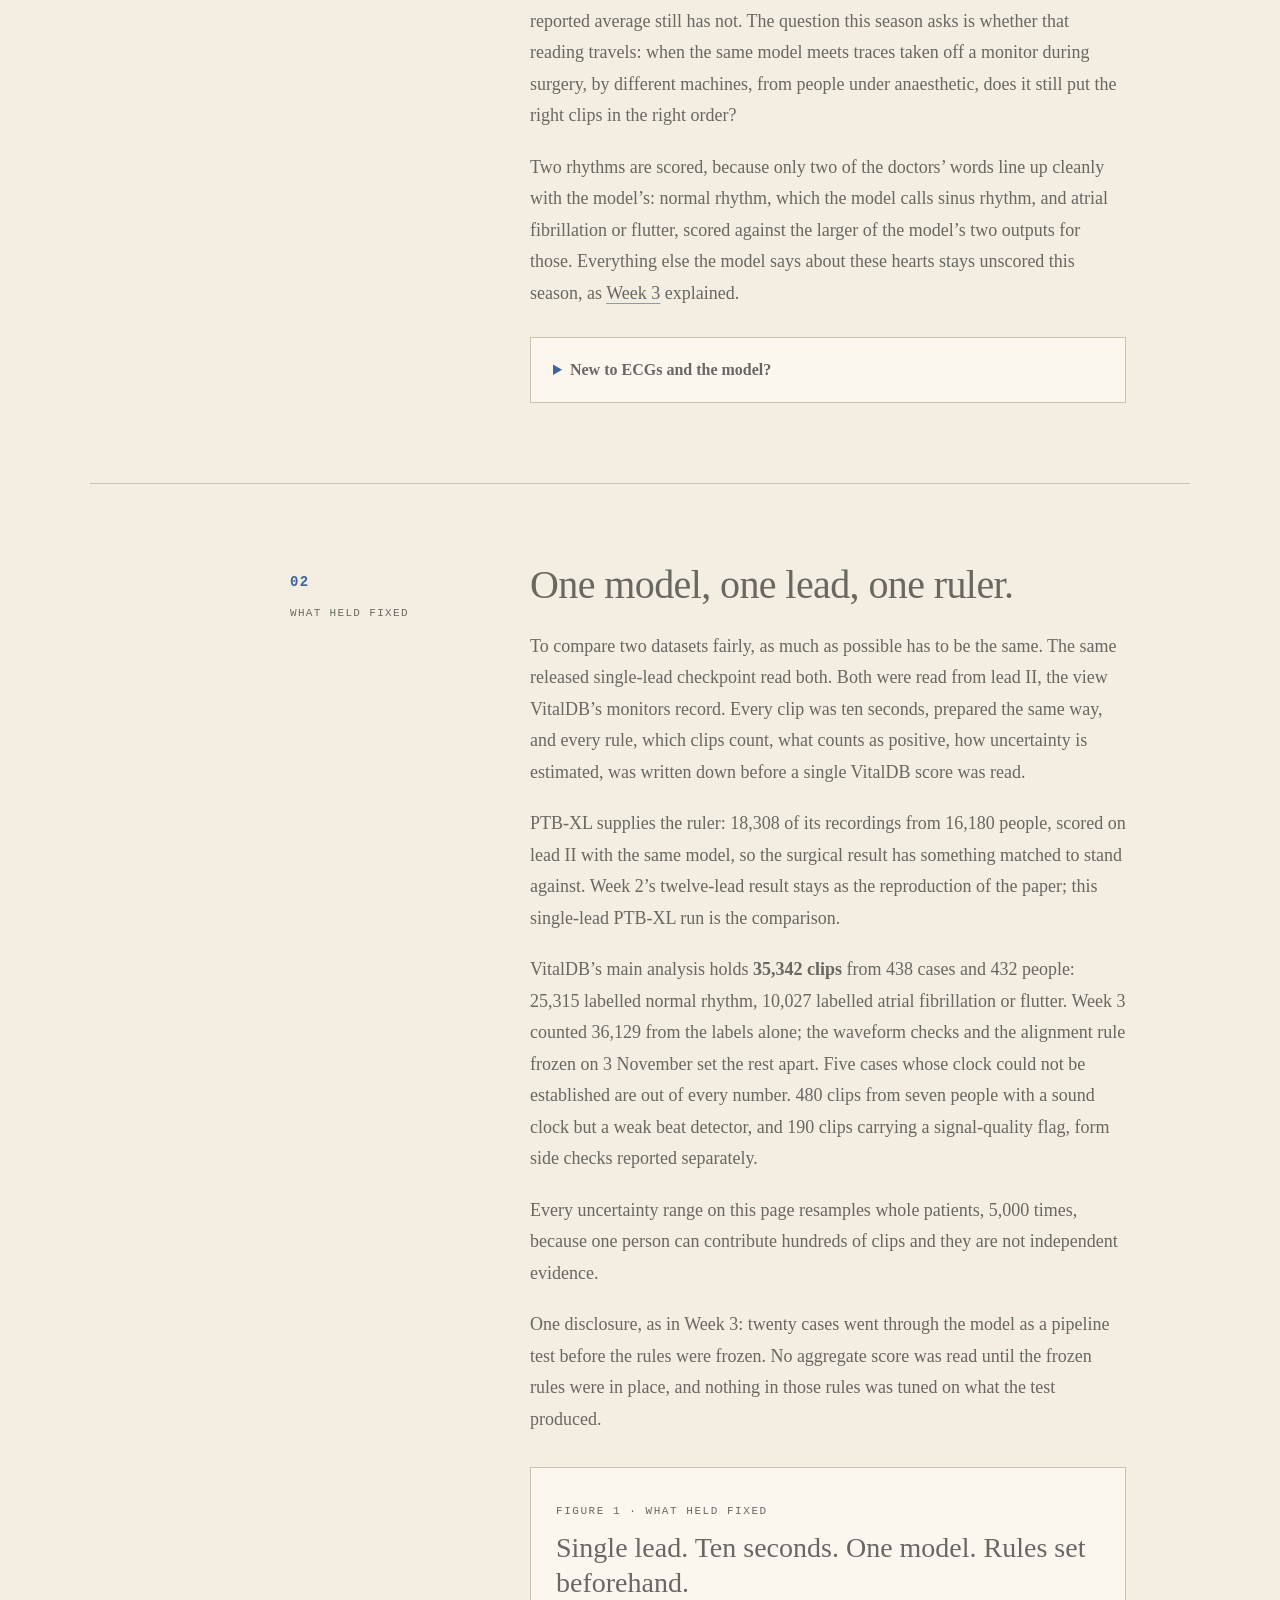
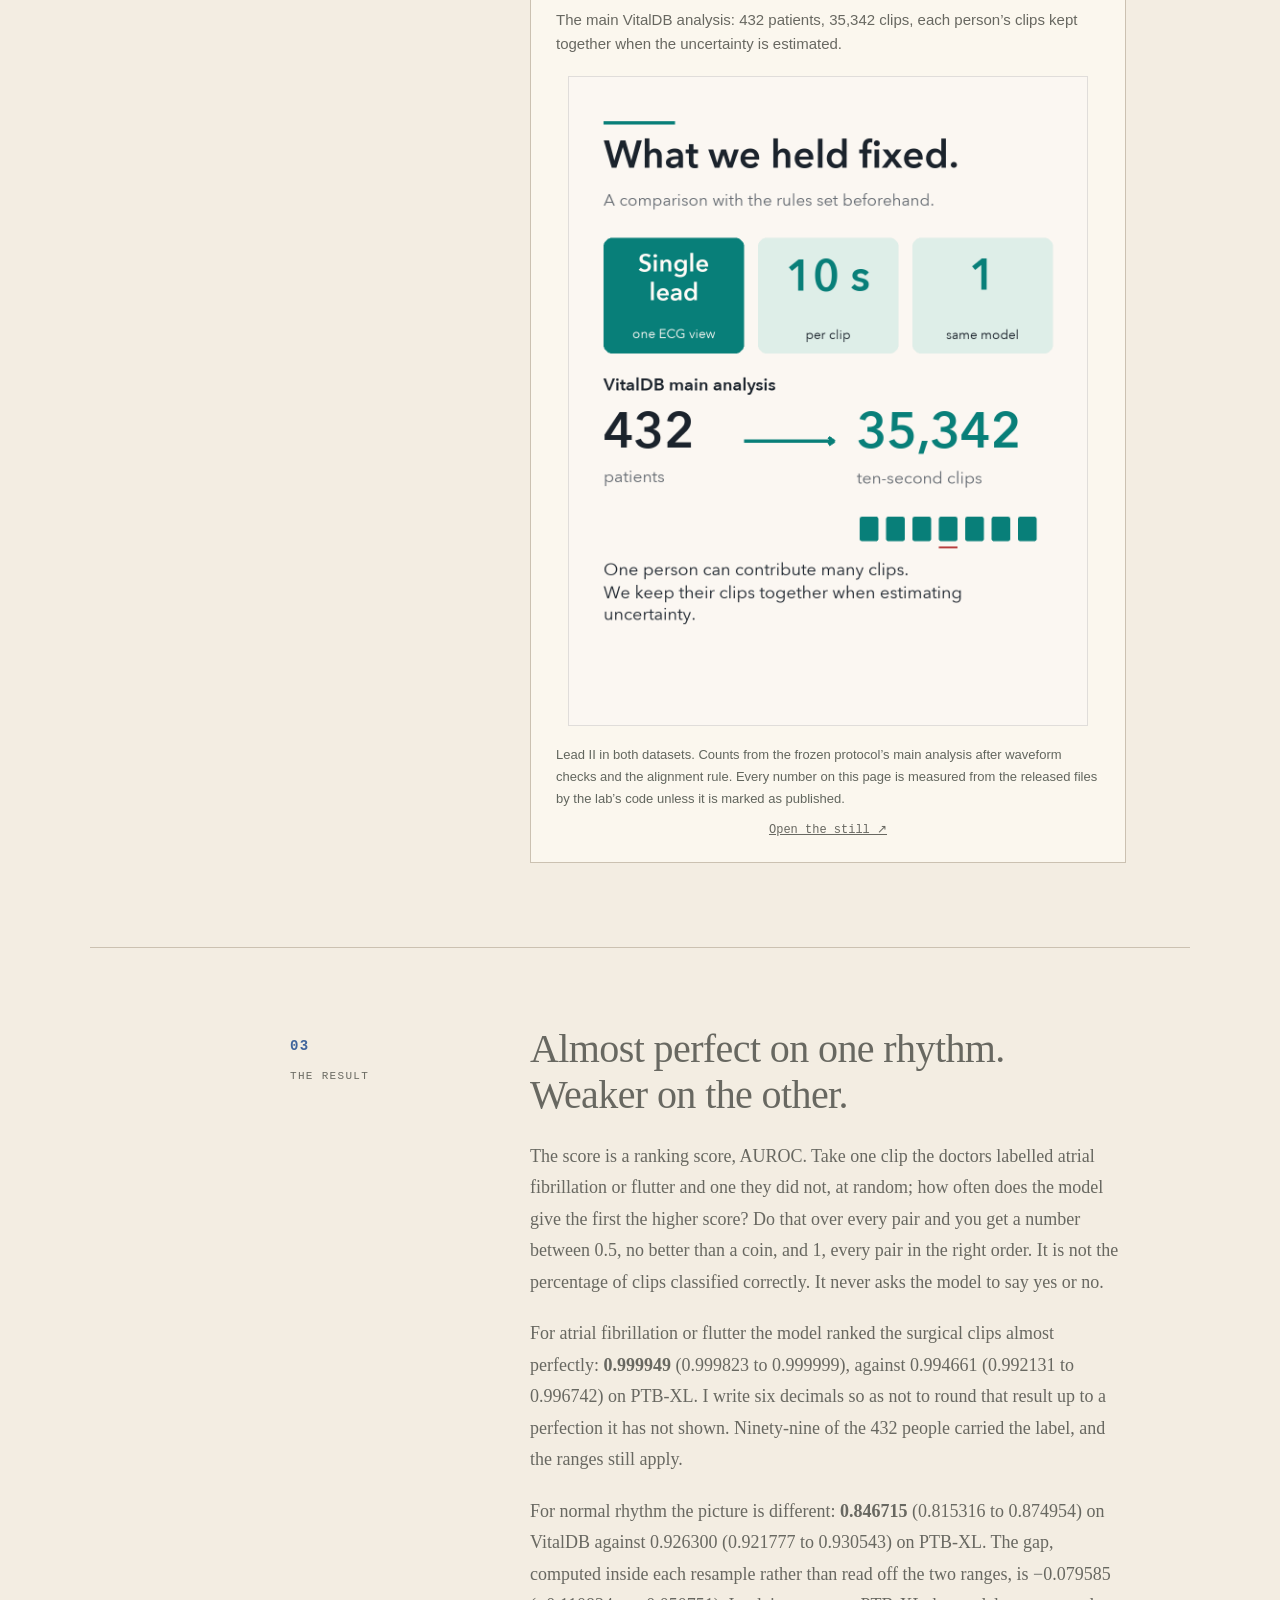
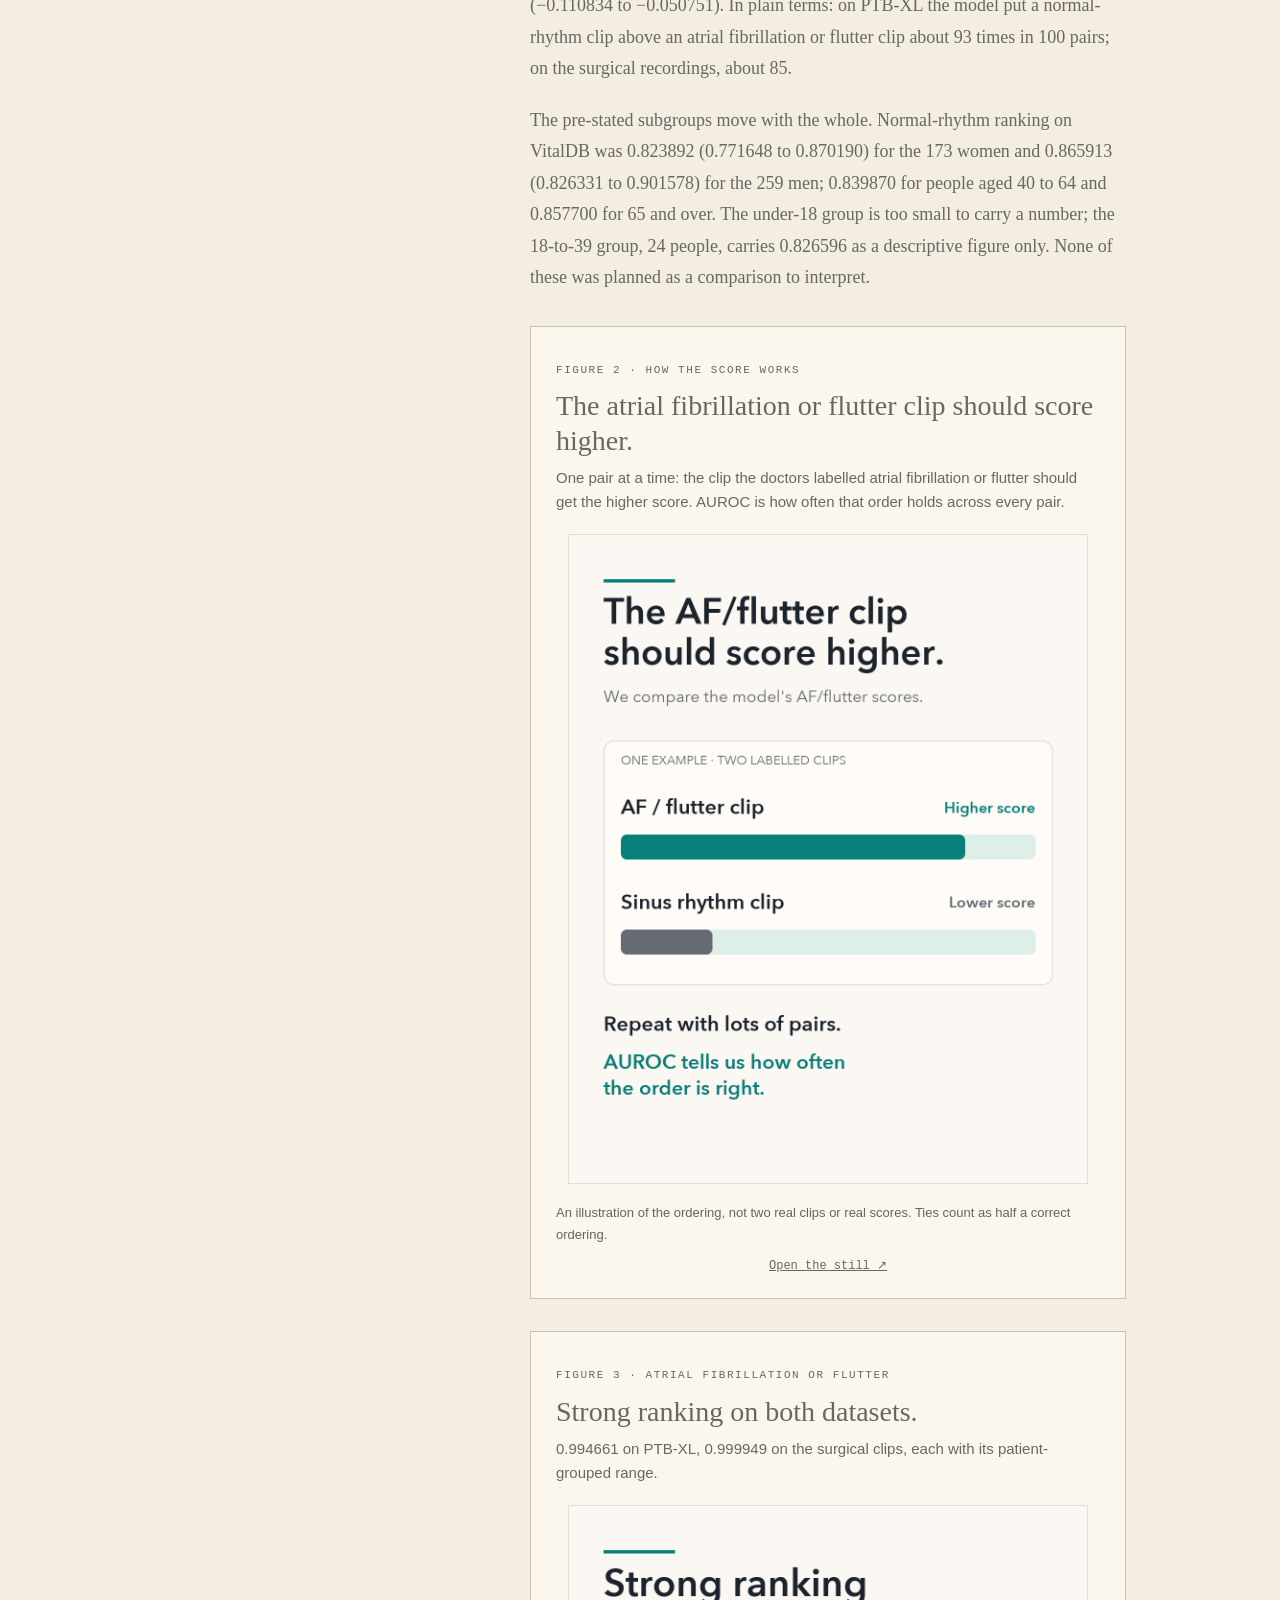
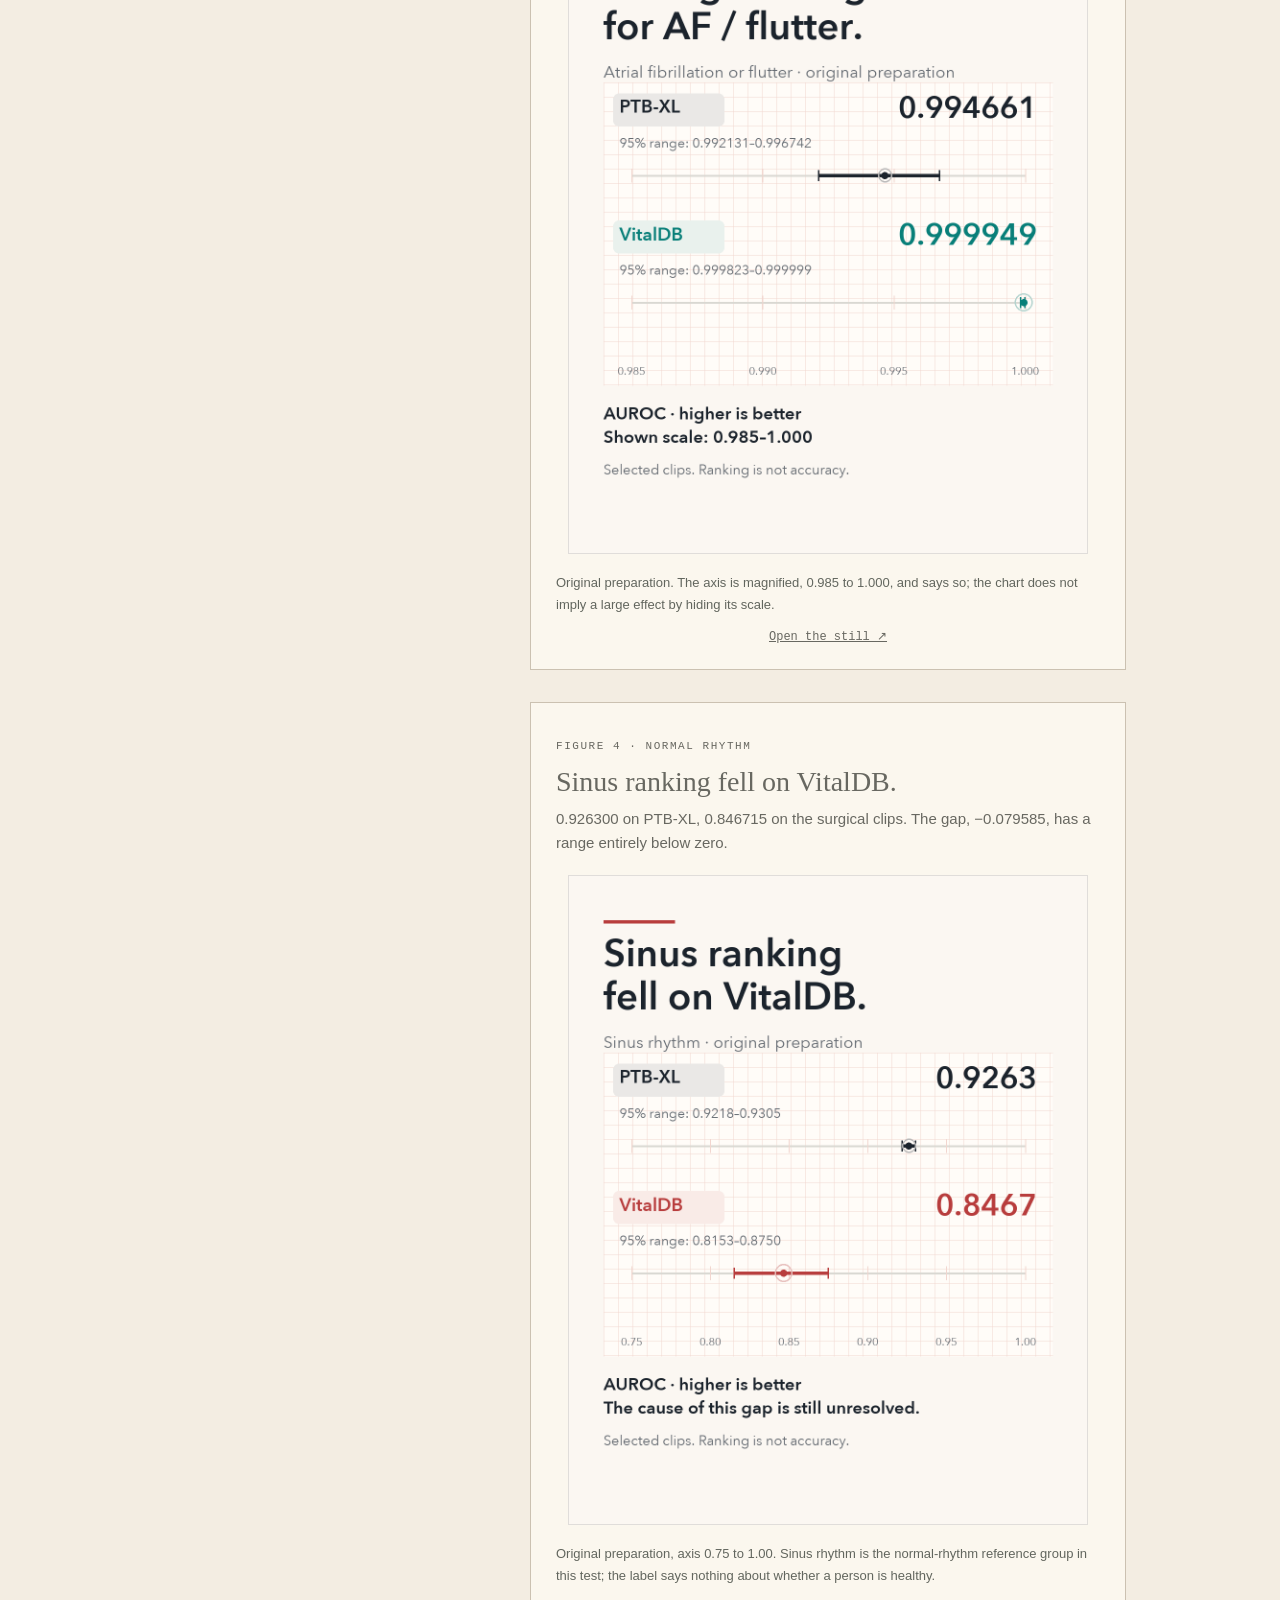
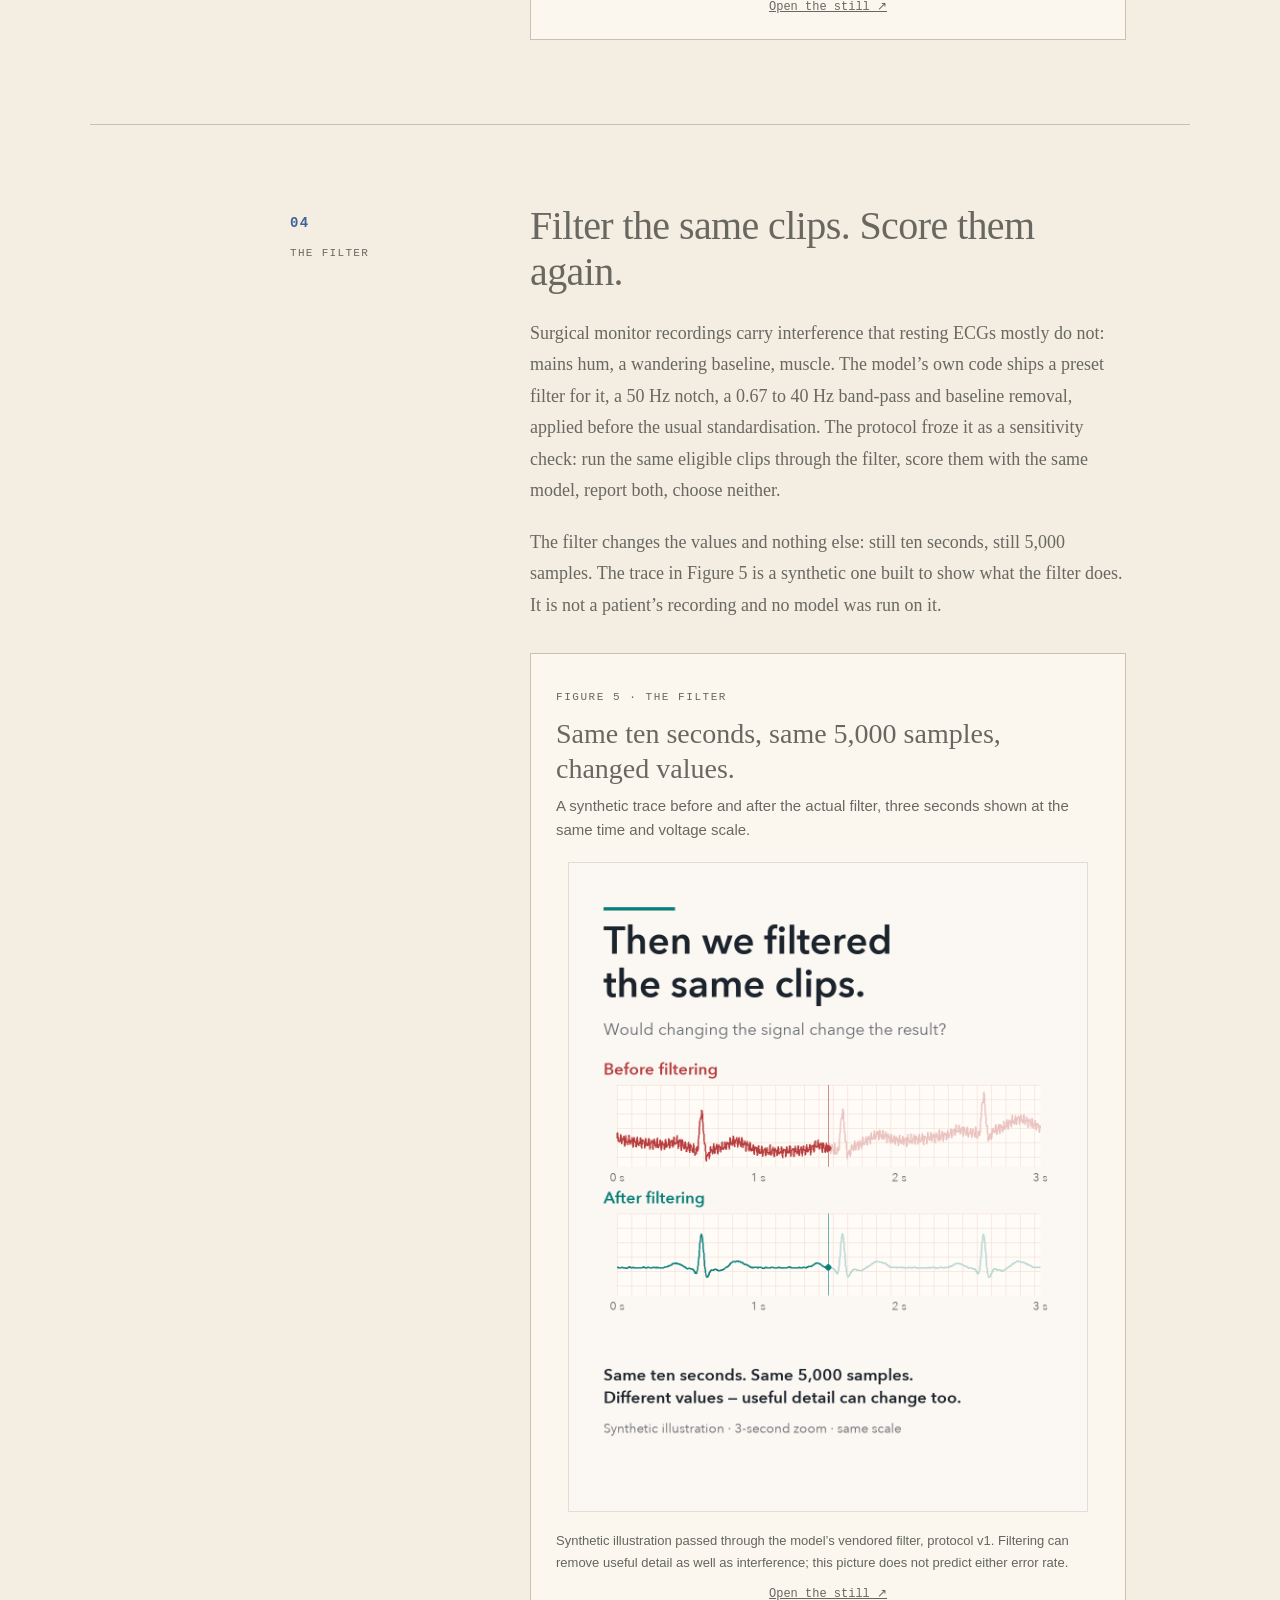
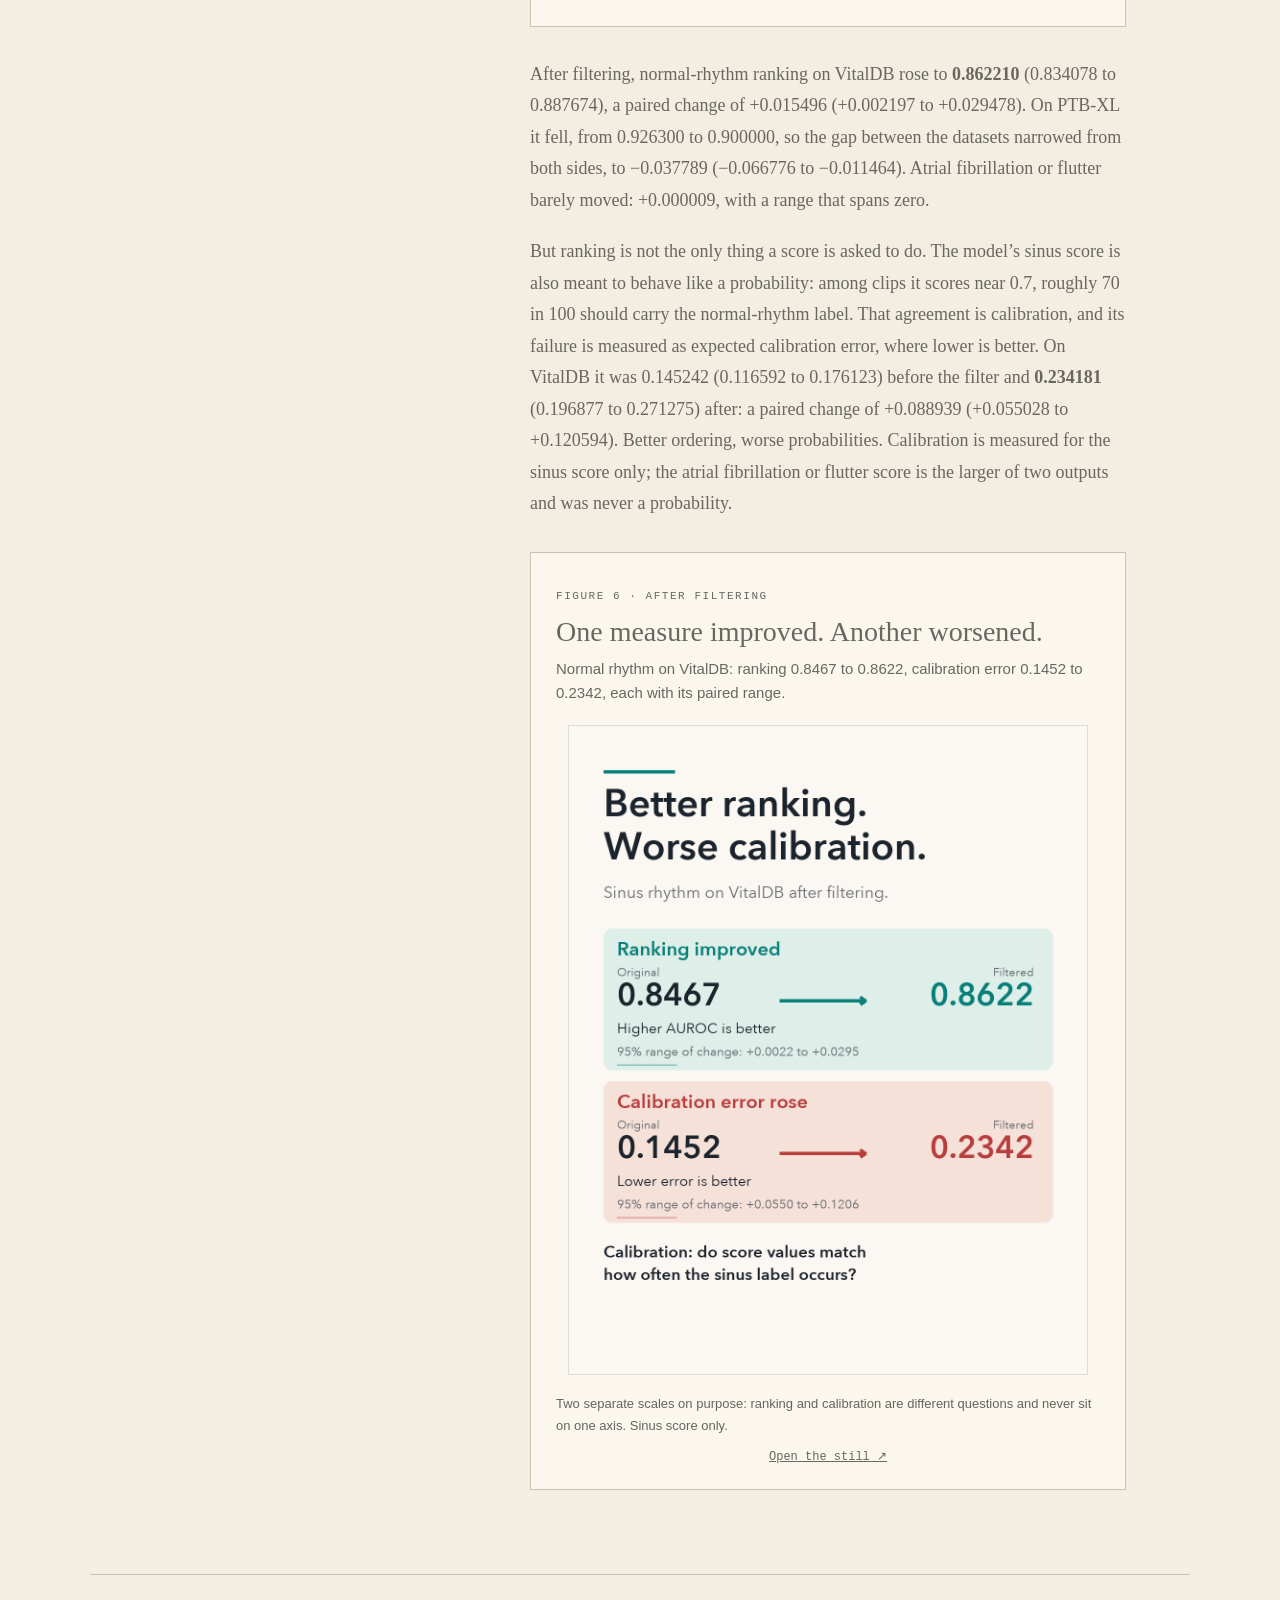
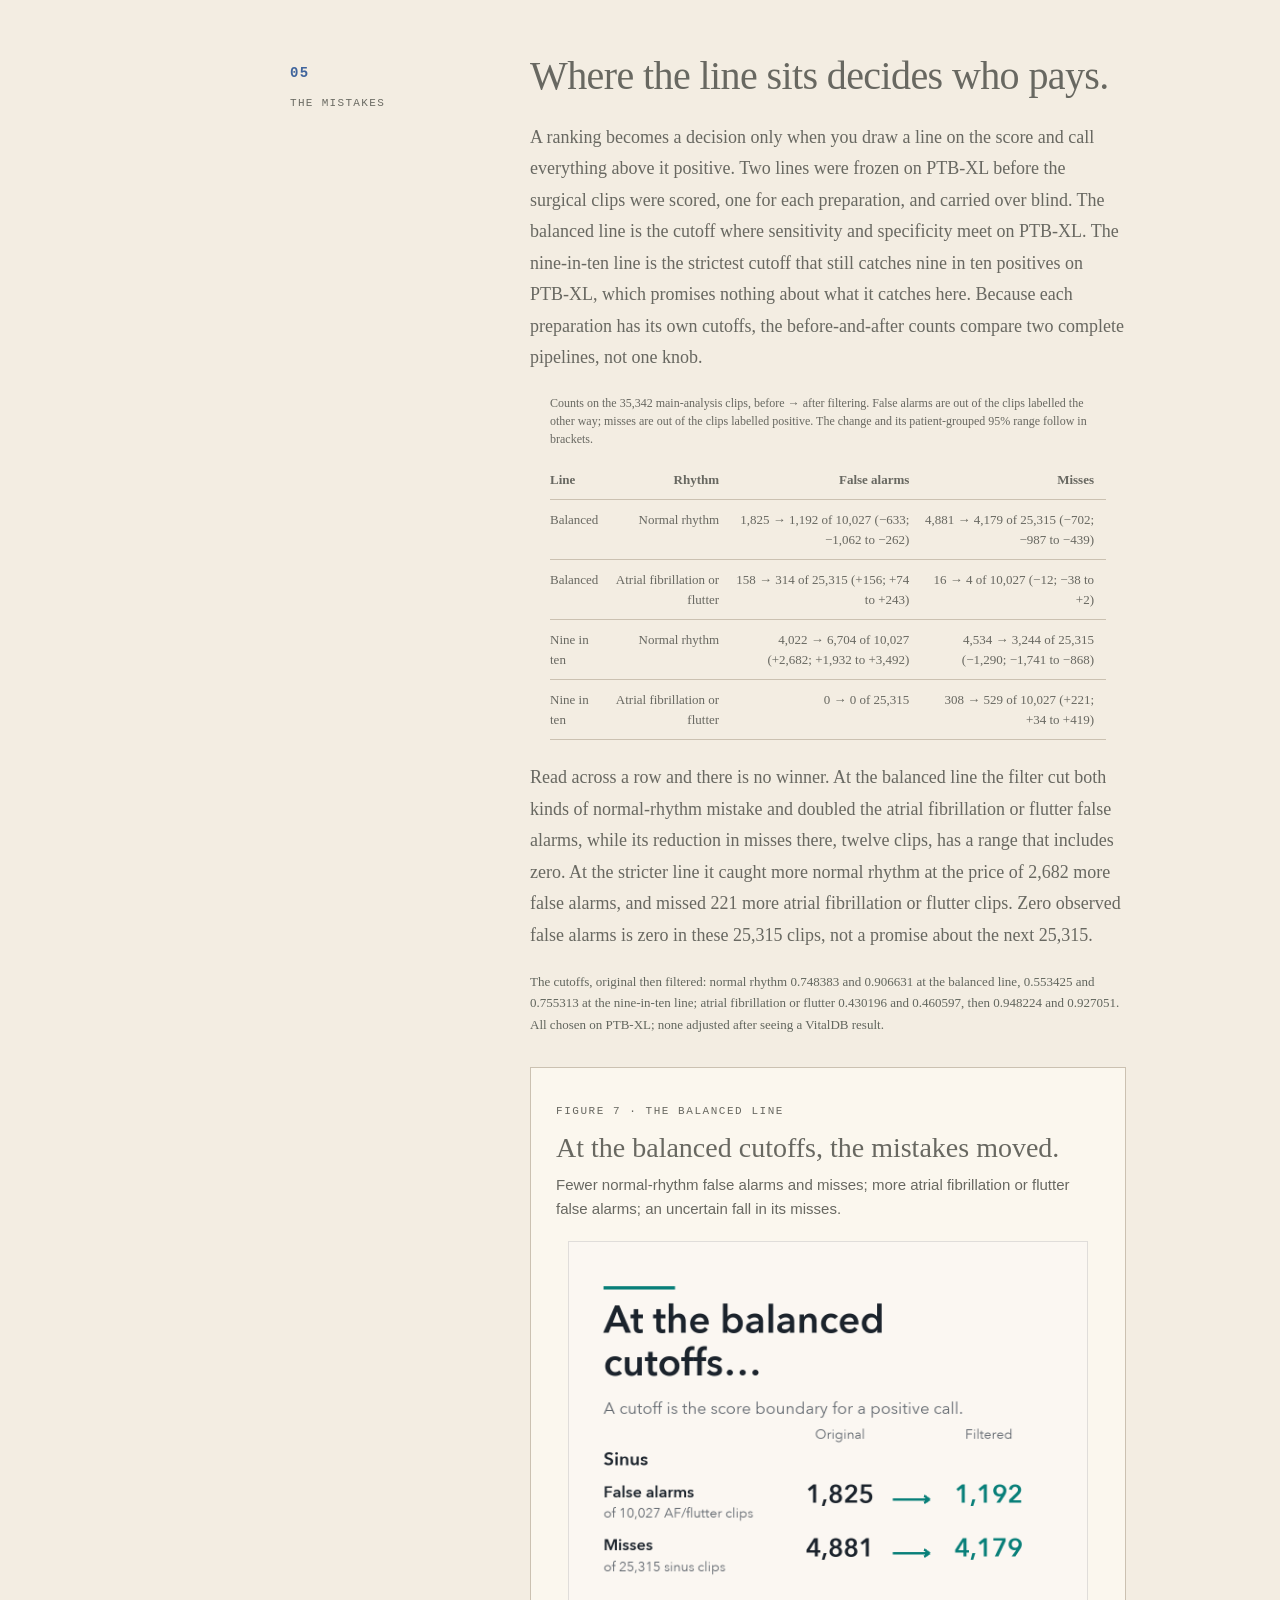
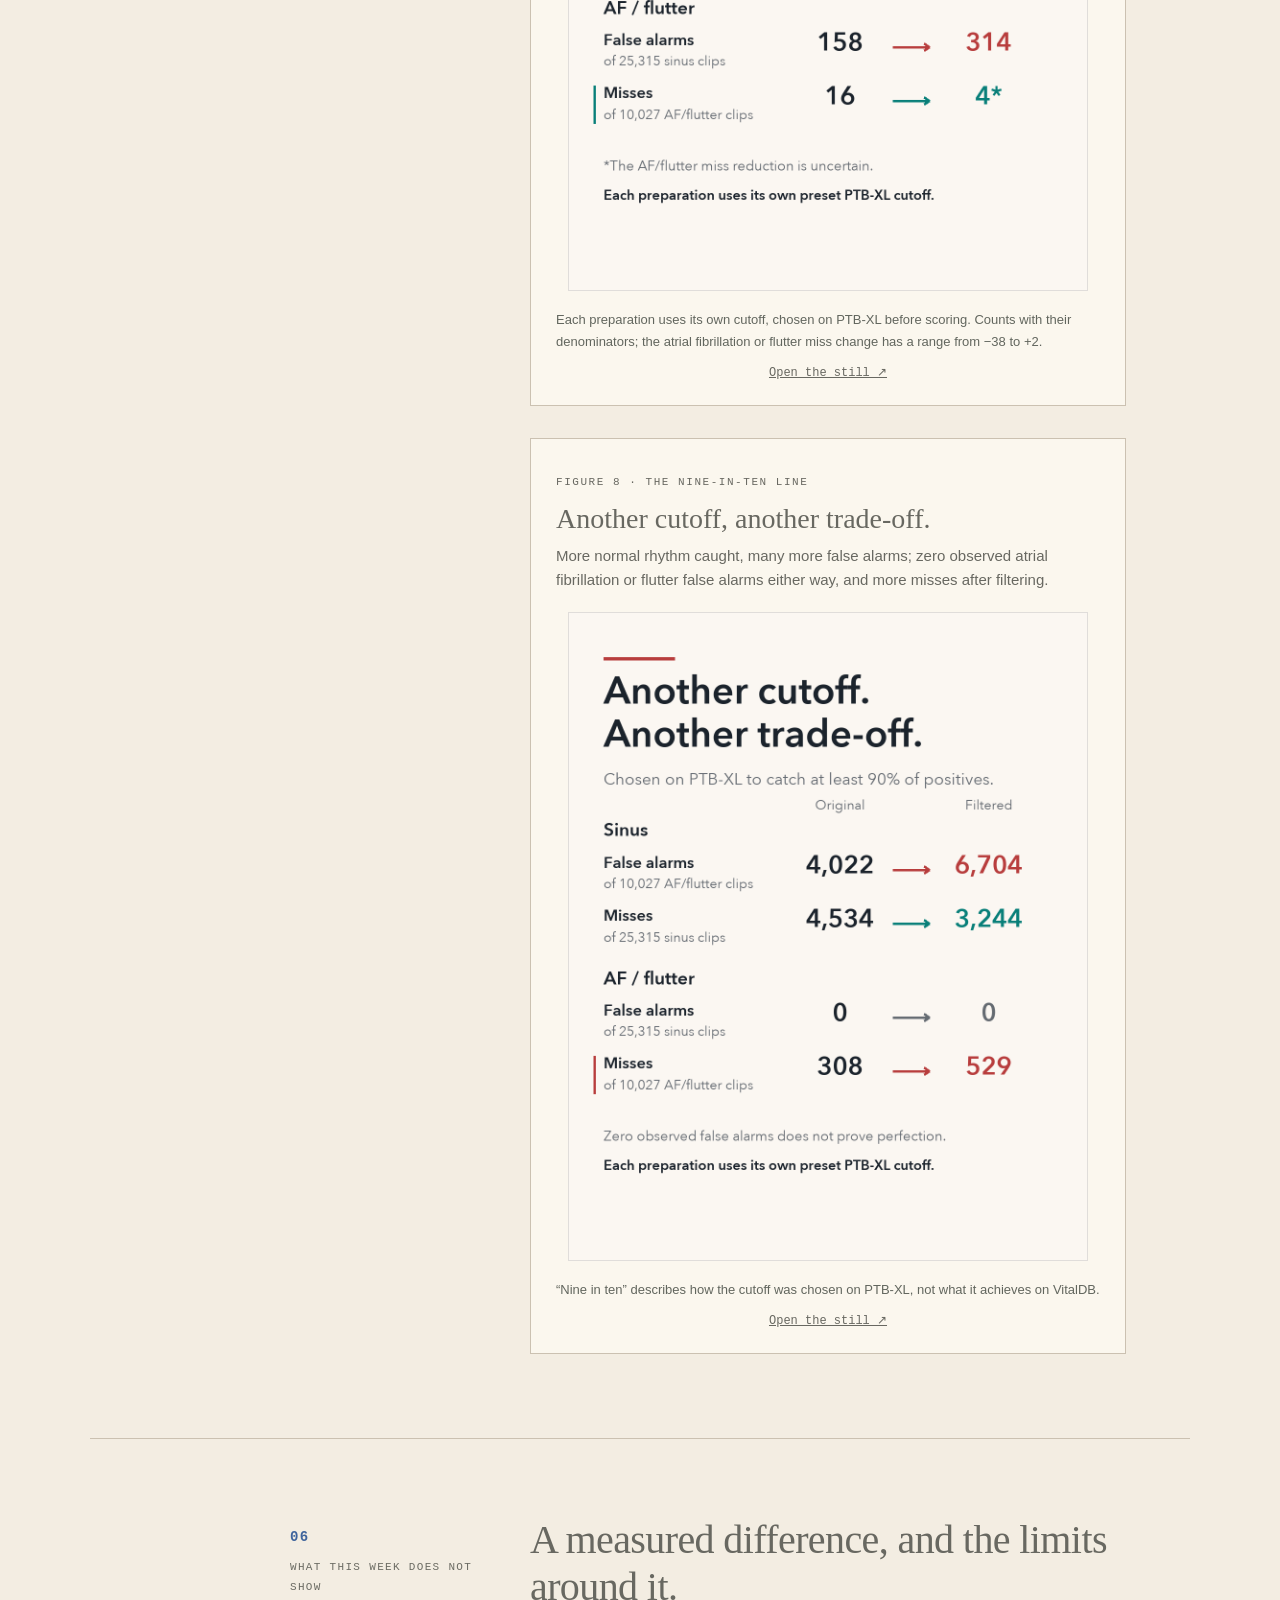
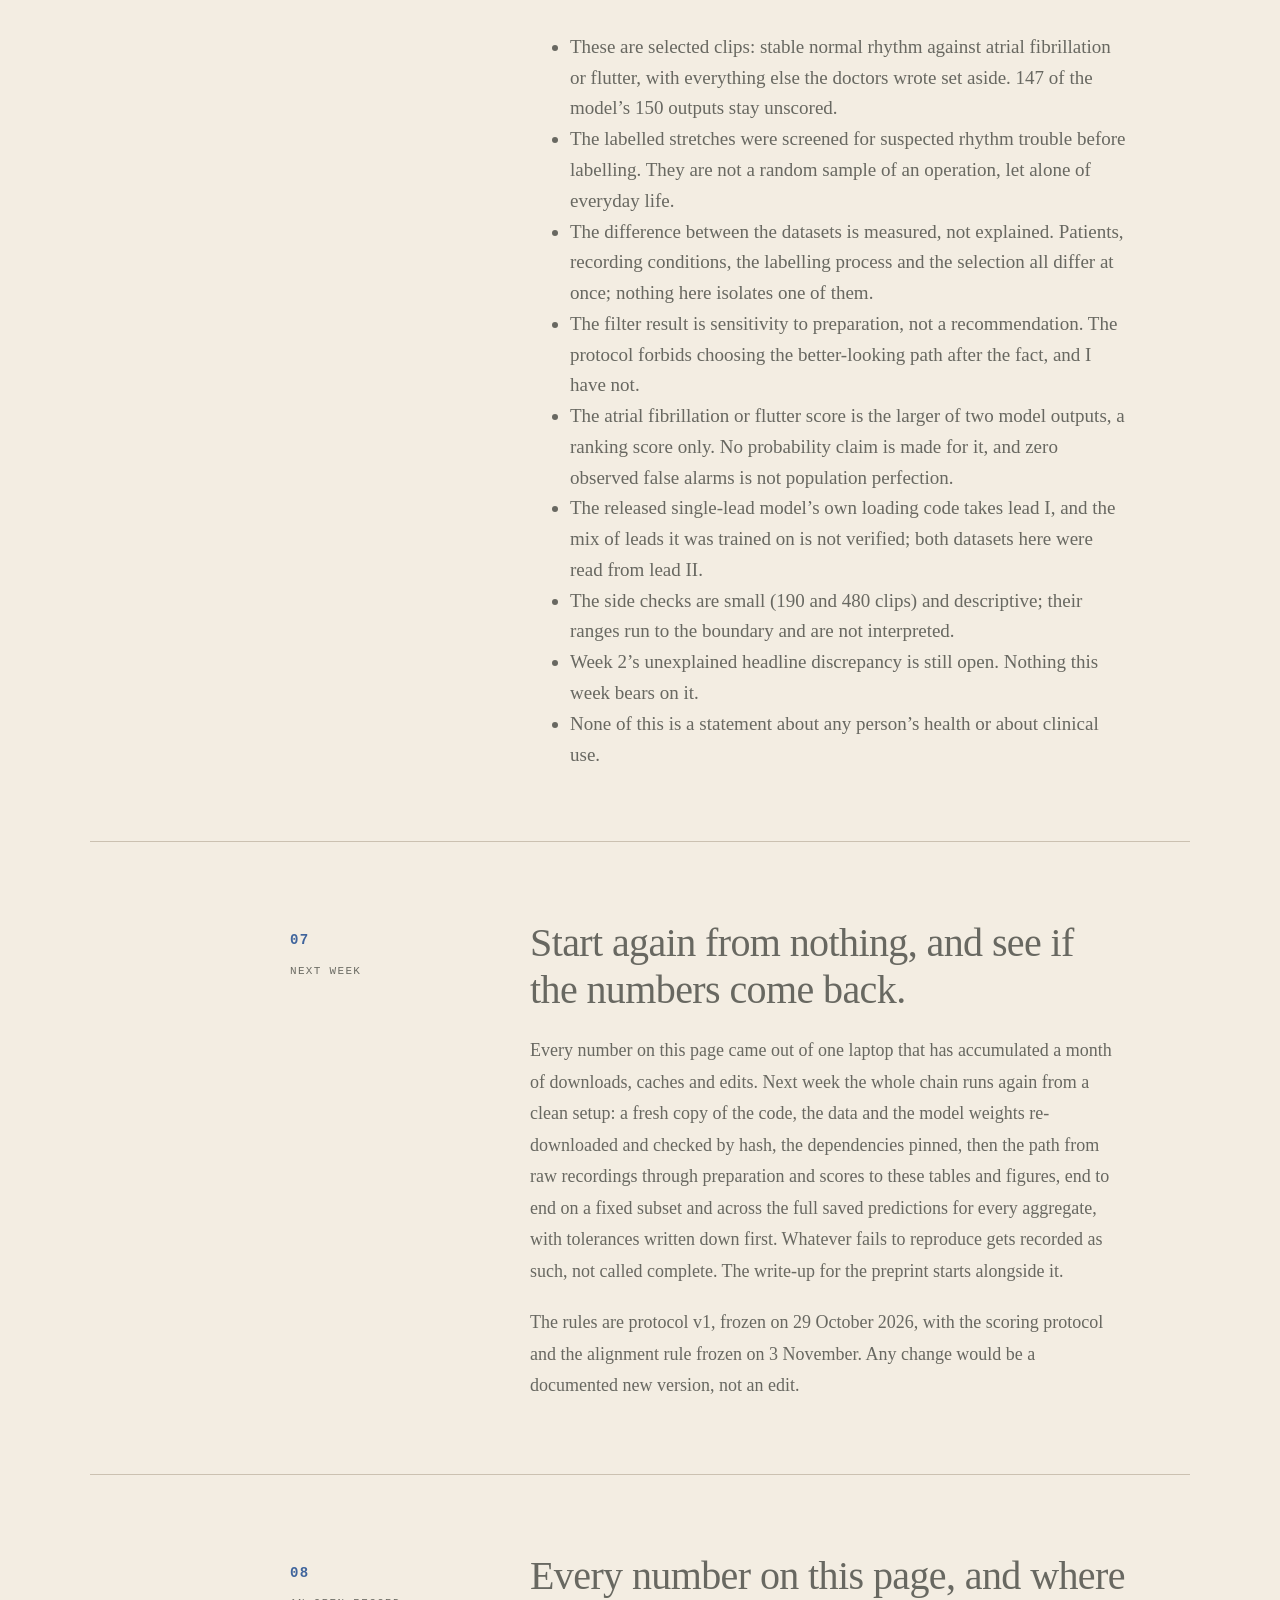
<file: lab/season-1-week-4.html>
<!DOCTYPE html>
<html lang="en">
<head>
<meta charset="utf-8">
<meta name="viewport" content="width=device-width, initial-scale=1">
<meta name="theme-color" content="#f3ede2">
<title>The same model, tested on recordings from surgery. — Pertzel Lab</title>
<meta name="description" content="Week 4 of Pertzel Lab: the released single-lead ECGFounder model scored on 35,342 ten-second clips from 432 surgical patients under frozen rules. Atrial fibrillation or flutter ranked almost perfectly; normal rhythm ranked weaker than on PTB-XL. Filtering improved one measure and worsened another. The cause is not established.">
<meta property="og:title" content="The same model, tested on recordings from surgery.">
<meta property="og:description" content="Very strong on one rhythm, weaker on the other, and a filter that helped one measure while hurting another. A measured difference, cause not established.">
<meta property="og:type" content="article">
<meta property="article:published_time" content="2026-11-08">
<meta property="og:url" content="https://jco.ventures/lab/season-1-week-4.html">
<meta property="og:image" content="https://jco.ventures/lab/assets/s1-reader-og.png">
<meta property="og:image:width" content="1200">
<meta property="og:image:height" content="630">
<meta property="og:image:alt" content="How well does an ECG model travel? An independent check of ECGFounder. Pertzel Lab, Season 1.">
<meta name="twitter:card" content="summary_large_image">
<meta name="twitter:image" content="https://jco.ventures/lab/assets/s1-reader-og.png">
<link rel="canonical" href="https://jco.ventures/lab/season-1-week-4.html">
<link rel="icon" href="data:image/svg+xml,%3Csvg xmlns='http://www.w3.org/2000/svg' viewBox='0 0 32 32'%3E%3Crect width='32' height='32' fill='%2312161b'/%3E%3Ctext x='16' y='22' font-family='Georgia,serif' font-style='italic' font-size='15' fill='%23ffb454' text-anchor='middle'%3EJ%26Co%3C/text%3E%3C/svg%3E">
<link rel="stylesheet" href="../assets/site.css">

<link rel="stylesheet" href="../assets/lab-reader.css">
<link rel="stylesheet" href="/assets/mobile-navigation.css">
<style>.loop-figure video{display:block;width:100%;max-width:520px;height:auto;margin:0 auto;background:#fbf7f2;border:1px solid rgba(25,32,42,.12)}.loop-figure .figure-tools{justify-content:center}.numbers td:first-child{white-space:nowrap;font-variant-numeric:tabular-nums}.errors td{font-variant-numeric:tabular-nums}</style>
<script src="/assets/mobile-navigation.js" defer></script>
</head>
<body class="lab-reader"><a class="skip-link" href="#main-content">Skip to content</a><div class="masthead-strip">
    <div class="masthead-inner wrap micro">
      <span>Pertzel Lab · Jack's research practice within J &amp; Co</span>
      <span>Season 1 · October to November 2026</span>
    </div>
  </div>
<header class="site-header" data-site-path="/lab/season-1-week-4.html">

<nav class="nav wrap" aria-label="Main navigation">
      <a class="wordmark" href="../">J<em>&amp;</em>Co Ventures</a>
      <div class="nav-links">
        <a href="../#work">Work</a>
        <a href="./" aria-current="true">Lab</a>
        <a href="../#services">Services</a>
        <a href="../#thinking">Thinking</a>
        <a href="../#about">About</a>
      </div>
      <a class="nav-cta" href="https://arxiv.org/html/2410.04133v4">Original paper ↗</a>

<div class="mobile-actions">
<a class="mobile-lab-link" href="/lab/" aria-current="true">Lab</a>
<details class="site-menu">
<summary aria-controls="site-menu-panel"><span class="menu-closed-label">Menu</span><span class="menu-open-label">Close</span><span class="menu-icon" aria-hidden="true"></span></summary>
<div class="site-menu-panel" id="site-menu-panel"><div class="site-menu-inner wrap">
<div class="site-menu-heading"><span class="site-menu-kicker">Explore J&amp;Co</span><span class="site-menu-location">Week 4</span></div>
<nav class="site-menu-links" aria-label="Mobile site navigation"><a href="/#work" data-section="work"><span>Our work</span><span aria-hidden="true">→</span></a><a href="/lab/" aria-current="true"><span>Lab</span><span aria-hidden="true">→</span></a><a href="/#services" data-section="services"><span>Services</span><span aria-hidden="true">→</span></a><a href="/#thinking" data-section="thinking"><span>Our thinking</span><span aria-hidden="true">→</span></a><a href="/#about" data-section="about"><span>About</span><span aria-hidden="true">→</span></a><a href="/#contact" data-section="contact"><span>Contact</span><span aria-hidden="true">→</span></a></nav>
<div class="site-menu-research"><span class="site-menu-kicker">Current research · ECGFounder</span><nav class="site-menu-links" aria-label="Research shortcuts"><a href="/lab/ecgfounder/"><span>ECGFounder project</span><span aria-hidden="true">→</span></a><a href="/lab/ecgfounder/journal/"><span>Weekly journal</span><span aria-hidden="true">→</span></a><a href="https://arxiv.org/html/2410.04133v4"><span>Original paper</span><span aria-hidden="true">↗</span></a></nav></div>
<a class="site-menu-contact" href="mailto:hello@jco.ventures?subject=Project%20conversation%20with%20J%20%26%20Co"><span>Discuss a project</span><span aria-hidden="true">↗</span></a>
</div></div></details></div>
</nav>

</header>
<main id="main-content"><div class="wrap">
<nav class="lab-post-context" aria-label="Research navigation"><a href="/lab/">Lab</a><span aria-hidden="true">/</span><a href="/lab/ecgfounder/">ECGFounder</a><span aria-hidden="true">/</span><a href="/lab/ecgfounder/journal/">Weekly journal</a><span aria-hidden="true">/</span><span aria-current="page">Week 4</span></nav>
<header class="reader-hero">
<p class="eyebrow"><strong>Pertzel Lab</strong> · Season 1 · Week 4
</p>
<h1>The same model, tested on recordings from surgery.<br><em>Very strong on one rhythm, weaker on the other, and a filter that helped one measure while hurting another.</em>
</h1>
<p class="intro">This is the week the model sat the exam. The released single-lead ECGFounder read 35,342 ten-second clips from 432 people in surgery and was marked against the anaesthesiologists’ rhythm labels, under rules frozen on 29 October. For atrial fibrillation or flutter it ranked the clips almost perfectly. For normal rhythm it ranked them less well than it had on PTB-XL, the standard resting ECGs it was first measured on. Then I filtered the same clips and marked it again: one measure improved, another got worse, and the mistakes moved. So I have a measured difference. I do not have its cause, and I am not going to guess at one yet.
</p>
<p class="byline"><span>Jack Pertzel</span><time datetime="2026-11-08">8 November 2026</time><span>About 9 minutes</span>
</p>
<aside class="paper-source" aria-label="Original research paper"><div><span class="micro">Start with the primary source</span><strong>Original study · ECGFounder</strong>
<p>Li et al. · Version 4. This week uses the released single-lead model on lead II.
</p></div><div class="source-actions"><a class="read-paper" href="https://arxiv.org/html/2410.04133v4">Read the paper ↗</a><a href="https://arxiv.org/pdf/2410.04133v4">PDF ↓</a></div>
</aside>
</header>
<nav class="reader-jump" aria-label="On this page"><a href="#question">The question</a><a href="#held">What held fixed</a><a href="#result">The result</a><a href="#filter">The filter</a><a href="#mistakes">The mistakes</a><a href="#limits">Limits</a><a href="#next">Next week</a>
</nav>
<section class="read-section" id="question"><div class="section-intro"><div class="section-label"><b>01</b>The question</div><div class="reading">
<h2>Does a model’s reading travel?
</h2>
<p>ECGFounder learned to read heart traces from more than ten million standard ECG tests recorded elsewhere. Week 2 checked one of its published results on PTB-XL, a public set of resting ECGs: most individual scores reproduced, the reported average still has not. The question this season asks is whether that reading travels: when the same model meets traces taken off a monitor during surgery, by different machines, from people under anaesthetic, does it still put the right clips in the right order?
</p>
<p>Two rhythms are scored, because only two of the doctors’ words line up cleanly with the model’s: normal rhythm, which the model calls sinus rhythm, and atrial fibrillation or flutter, scored against the larger of the model’s two outputs for those. Everything else the model says about these hearts stays unscored this season, as <a href="/lab/season-1-week-3.html#words">Week 3</a> explained.
</p>
<details><summary>New to ECGs and the model?</summary><div class="disclosure-body">
<p>An ECG records the heart’s electrical activity as a trace. ECGFounder is the trained AI software that reads a trace and makes 150 statements about it. PTB-XL is a public collection of standard ten-second ECG tests; VitalDB Arrhythmia is this season’s test material, surgical recordings with reference labels written by anaesthesiologists.
</p>
<p><a href="/lab/ecgfounder/#background">Start with the illustrated introduction →</a>
</p></div>
</details>
</div></div>
</section>
<section class="read-section" id="held"><div class="section-intro"><div class="section-label"><b>02</b>What held fixed</div><div class="reading">
<h2>One model, one lead, one ruler.
</h2>
<p>To compare two datasets fairly, as much as possible has to be the same. The same released single-lead checkpoint read both. Both were read from lead II, the view VitalDB’s monitors record. Every clip was ten seconds, prepared the same way, and every rule, which clips count, what counts as positive, how uncertainty is estimated, was written down before a single VitalDB score was read.
</p>
<p>PTB-XL supplies the ruler: 18,308 of its recordings from 16,180 people, scored on lead II with the same model, so the surgical result has something matched to stand against. Week 2’s twelve-lead result stays as the reproduction of the paper; this single-lead PTB-XL run is the comparison.
</p>
<p>VitalDB’s main analysis holds <strong>35,342 clips</strong> from 438 cases and 432 people: 25,315 labelled normal rhythm, 10,027 labelled atrial fibrillation or flutter. Week 3 counted 36,129 from the labels alone; the waveform checks and the alignment rule frozen on 3 November set the rest apart. Five cases whose clock could not be established are out of every number. 480 clips from seven people with a sound clock but a weak beat detector, and 190 clips carrying a signal-quality flag, form side checks reported separately.
</p>
<p>Every uncertainty range on this page resamples whole patients, 5,000 times, because one person can contribute hundreds of clips and they are not independent evidence.
</p>
<p>One disclosure, as in Week 3: twenty cases went through the model as a pipeline test before the rules were frozen. No aggregate score was read until the frozen rules were in place, and nothing in those rules was tuned on what the test produced.
</p>
<figure class="reader-figure loop-figure" id="figure-1"><span class="micro">Figure 1 · What held fixed</span>
<h3>Single lead. Ten seconds. One model. Rules set beforehand.</h3>
<p class="figure-lede">The main VitalDB analysis: 432 patients, 35,342 clips, each person’s clips kept together when the uncertainty is estimated.</p>
<video autoplay muted loop playsinline preload="metadata" poster="assets/week4-site-2.png" width="1080" height="1350" aria-label="Single lead. Ten seconds. One model. Rules set beforehand."><source src="assets/week4-site-2.mp4" type="video/mp4"></video>
<figcaption>Lead II in both datasets. Counts from the frozen protocol’s main analysis after waveform checks and the alignment rule. Every number on this page is measured from the released files by the lab’s code unless it is marked as published.</figcaption><div class="figure-tools"><a href="assets/week4-site-2.png">Open the still ↗</a></div>
</figure>
</div></div>
</section>
<section class="read-section" id="result"><div class="section-intro"><div class="section-label"><b>03</b>The result</div><div class="reading">
<h2>Almost perfect on one rhythm. Weaker on the other.
</h2>
<p>The score is a ranking score, AUROC. Take one clip the doctors labelled atrial fibrillation or flutter and one they did not, at random; how often does the model give the first the higher score? Do that over every pair and you get a number between 0.5, no better than a coin, and 1, every pair in the right order. It is not the percentage of clips classified correctly. It never asks the model to say yes or no.
</p>
<p>For atrial fibrillation or flutter the model ranked the surgical clips almost perfectly: <strong>0.999949</strong> (0.999823 to 0.999999), against 0.994661 (0.992131 to 0.996742) on PTB-XL. I write six decimals so as not to round that result up to a perfection it has not shown. Ninety-nine of the 432 people carried the label, and the ranges still apply.
</p>
<p>For normal rhythm the picture is different: <strong>0.846715</strong> (0.815316 to 0.874954) on VitalDB against 0.926300 (0.921777 to 0.930543) on PTB-XL. The gap, computed inside each resample rather than read off the two ranges, is −0.079585 (−0.110834 to −0.050751). In plain terms: on PTB-XL the model put a normal-rhythm clip above an atrial fibrillation or flutter clip about 93 times in 100 pairs; on the surgical recordings, about 85.
</p>
<p>The pre-stated subgroups move with the whole. Normal-rhythm ranking on VitalDB was 0.823892 (0.771648 to 0.870190) for the 173 women and 0.865913 (0.826331 to 0.901578) for the 259 men; 0.839870 for people aged 40 to 64 and 0.857700 for 65 and over. The under-18 group is too small to carry a number; the 18-to-39 group, 24 people, carries 0.826596 as a descriptive figure only. None of these was planned as a comparison to interpret.
</p>
<figure class="reader-figure loop-figure" id="figure-2"><span class="micro">Figure 2 · How the score works</span>
<h3>The atrial fibrillation or flutter clip should score higher.</h3>
<p class="figure-lede">One pair at a time: the clip the doctors labelled atrial fibrillation or flutter should get the higher score. AUROC is how often that order holds across every pair.</p>
<video autoplay muted loop playsinline preload="metadata" poster="assets/week4-site-3.png" width="1080" height="1350" aria-label="The atrial fibrillation or flutter clip should score higher."><source src="assets/week4-site-3.mp4" type="video/mp4"></video>
<figcaption>An illustration of the ordering, not two real clips or real scores. Ties count as half a correct ordering.</figcaption><div class="figure-tools"><a href="assets/week4-site-3.png">Open the still ↗</a></div>
</figure>
<figure class="reader-figure loop-figure" id="figure-3"><span class="micro">Figure 3 · Atrial fibrillation or flutter</span>
<h3>Strong ranking on both datasets.</h3>
<p class="figure-lede">0.994661 on PTB-XL, 0.999949 on the surgical clips, each with its patient-grouped range.</p>
<video autoplay muted loop playsinline preload="metadata" poster="assets/week4-site-4.png" width="1080" height="1350" aria-label="Strong ranking on both datasets."><source src="assets/week4-site-4.mp4" type="video/mp4"></video>
<figcaption>Original preparation. The axis is magnified, 0.985 to 1.000, and says so; the chart does not imply a large effect by hiding its scale.</figcaption><div class="figure-tools"><a href="assets/week4-site-4.png">Open the still ↗</a></div>
</figure>
<figure class="reader-figure loop-figure" id="figure-4"><span class="micro">Figure 4 · Normal rhythm</span>
<h3>Sinus ranking fell on VitalDB.</h3>
<p class="figure-lede">0.926300 on PTB-XL, 0.846715 on the surgical clips. The gap, −0.079585, has a range entirely below zero.</p>
<video autoplay muted loop playsinline preload="metadata" poster="assets/week4-site-5.png" width="1080" height="1350" aria-label="Sinus ranking fell on VitalDB."><source src="assets/week4-site-5.mp4" type="video/mp4"></video>
<figcaption>Original preparation, axis 0.75 to 1.00. Sinus rhythm is the normal-rhythm reference group in this test; the label says nothing about whether a person is healthy.</figcaption><div class="figure-tools"><a href="assets/week4-site-5.png">Open the still ↗</a></div>
</figure>
</div></div>
</section>
<section class="read-section" id="filter"><div class="section-intro"><div class="section-label"><b>04</b>The filter</div><div class="reading">
<h2>Filter the same clips. Score them again.
</h2>
<p>Surgical monitor recordings carry interference that resting ECGs mostly do not: mains hum, a wandering baseline, muscle. The model’s own code ships a preset filter for it, a 50 Hz notch, a 0.67 to 40 Hz band-pass and baseline removal, applied before the usual standardisation. The protocol froze it as a sensitivity check: run the same eligible clips through the filter, score them with the same model, report both, choose neither.
</p>
<p>The filter changes the values and nothing else: still ten seconds, still 5,000 samples. The trace in Figure 5 is a synthetic one built to show what the filter does. It is not a patient’s recording and no model was run on it.
</p>
<figure class="reader-figure loop-figure" id="figure-5"><span class="micro">Figure 5 · The filter</span>
<h3>Same ten seconds, same 5,000 samples, changed values.</h3>
<p class="figure-lede">A synthetic trace before and after the actual filter, three seconds shown at the same time and voltage scale.</p>
<video autoplay muted loop playsinline preload="metadata" poster="assets/week4-site-6.png" width="1080" height="1350" aria-label="Same ten seconds, same 5,000 samples, changed values."><source src="assets/week4-site-6.mp4" type="video/mp4"></video>
<figcaption>Synthetic illustration passed through the model’s vendored filter, protocol v1. Filtering can remove useful detail as well as interference; this picture does not predict either error rate.</figcaption><div class="figure-tools"><a href="assets/week4-site-6.png">Open the still ↗</a></div>
</figure>
<p>After filtering, normal-rhythm ranking on VitalDB rose to <strong>0.862210</strong> (0.834078 to 0.887674), a paired change of +0.015496 (+0.002197 to +0.029478). On PTB-XL it fell, from 0.926300 to 0.900000, so the gap between the datasets narrowed from both sides, to −0.037789 (−0.066776 to −0.011464). Atrial fibrillation or flutter barely moved: +0.000009, with a range that spans zero.
</p>
<p>But ranking is not the only thing a score is asked to do. The model’s sinus score is also meant to behave like a probability: among clips it scores near 0.7, roughly 70 in 100 should carry the normal-rhythm label. That agreement is calibration, and its failure is measured as expected calibration error, where lower is better. On VitalDB it was 0.145242 (0.116592 to 0.176123) before the filter and <strong>0.234181</strong> (0.196877 to 0.271275) after: a paired change of +0.088939 (+0.055028 to +0.120594). Better ordering, worse probabilities. Calibration is measured for the sinus score only; the atrial fibrillation or flutter score is the larger of two outputs and was never a probability.
</p>
<figure class="reader-figure loop-figure" id="figure-6"><span class="micro">Figure 6 · After filtering</span>
<h3>One measure improved. Another worsened.</h3>
<p class="figure-lede">Normal rhythm on VitalDB: ranking 0.8467 to 0.8622, calibration error 0.1452 to 0.2342, each with its paired range.</p>
<video autoplay muted loop playsinline preload="metadata" poster="assets/week4-site-7.png" width="1080" height="1350" aria-label="One measure improved. Another worsened."><source src="assets/week4-site-7.mp4" type="video/mp4"></video>
<figcaption>Two separate scales on purpose: ranking and calibration are different questions and never sit on one axis. Sinus score only.</figcaption><div class="figure-tools"><a href="assets/week4-site-7.png">Open the still ↗</a></div>
</figure>
</div></div>
</section>
<section class="read-section" id="mistakes"><div class="section-intro"><div class="section-label"><b>05</b>The mistakes</div><div class="reading">
<h2>Where the line sits decides who pays.
</h2>
<p>A ranking becomes a decision only when you draw a line on the score and call everything above it positive. Two lines were frozen on PTB-XL before the surgical clips were scored, one for each preparation, and carried over blind. The balanced line is the cutoff where sensitivity and specificity meet on PTB-XL. The nine-in-ten line is the strictest cutoff that still catches nine in ten positives on PTB-XL, which promises nothing about what it catches here. Because each preparation has its own cutoffs, the before-and-after counts compare two complete pipelines, not one knob.
</p>
<div class="data-wrap" role="region" aria-label="False alarms and misses before and after filtering, at both frozen cutoff rules" tabindex="0"><table class="errors"><caption>Counts on the 35,342 main-analysis clips, before → after filtering. False alarms are out of the clips labelled the other way; misses are out of the clips labelled positive. The change and its patient-grouped 95% range follow in brackets.</caption><thead><tr><th scope="col">Line</th><th scope="col">Rhythm</th><th scope="col">False alarms</th><th scope="col">Misses</th></tr></thead><tbody>
<tr><td>Balanced</td><td>Normal rhythm</td><td>1,825 → 1,192 of 10,027 (−633; −1,062 to −262)</td><td>4,881 → 4,179 of 25,315 (−702; −987 to −439)</td></tr>
<tr><td>Balanced</td><td>Atrial fibrillation or flutter</td><td>158 → 314 of 25,315 (+156; +74 to +243)</td><td>16 → 4 of 10,027 (−12; −38 to +2)</td></tr>
<tr><td>Nine in ten</td><td>Normal rhythm</td><td>4,022 → 6,704 of 10,027 (+2,682; +1,932 to +3,492)</td><td>4,534 → 3,244 of 25,315 (−1,290; −1,741 to −868)</td></tr>
<tr><td>Nine in ten</td><td>Atrial fibrillation or flutter</td><td>0 → 0 of 25,315</td><td>308 → 529 of 10,027 (+221; +34 to +419)</td></tr>
</tbody></table></div>
<p>Read across a row and there is no winner. At the balanced line the filter cut both kinds of normal-rhythm mistake and doubled the atrial fibrillation or flutter false alarms, while its reduction in misses there, twelve clips, has a range that includes zero. At the stricter line it caught more normal rhythm at the price of 2,682 more false alarms, and missed 221 more atrial fibrillation or flutter clips. Zero observed false alarms is zero in these 25,315 clips, not a promise about the next 25,315.
</p>
<p class="small">The cutoffs, original then filtered: normal rhythm 0.748383 and 0.906631 at the balanced line, 0.553425 and 0.755313 at the nine-in-ten line; atrial fibrillation or flutter 0.430196 and 0.460597, then 0.948224 and 0.927051. All chosen on PTB-XL; none adjusted after seeing a VitalDB result.
</p>
<figure class="reader-figure loop-figure" id="figure-7"><span class="micro">Figure 7 · The balanced line</span>
<h3>At the balanced cutoffs, the mistakes moved.</h3>
<p class="figure-lede">Fewer normal-rhythm false alarms and misses; more atrial fibrillation or flutter false alarms; an uncertain fall in its misses.</p>
<video autoplay muted loop playsinline preload="metadata" poster="assets/week4-site-8.png" width="1080" height="1350" aria-label="At the balanced cutoffs, the mistakes moved."><source src="assets/week4-site-8.mp4" type="video/mp4"></video>
<figcaption>Each preparation uses its own cutoff, chosen on PTB-XL before scoring. Counts with their denominators; the atrial fibrillation or flutter miss change has a range from −38 to +2.</figcaption><div class="figure-tools"><a href="assets/week4-site-8.png">Open the still ↗</a></div>
</figure>
<figure class="reader-figure loop-figure" id="figure-8"><span class="micro">Figure 8 · The nine-in-ten line</span>
<h3>Another cutoff, another trade-off.</h3>
<p class="figure-lede">More normal rhythm caught, many more false alarms; zero observed atrial fibrillation or flutter false alarms either way, and more misses after filtering.</p>
<video autoplay muted loop playsinline preload="metadata" poster="assets/week4-site-9.png" width="1080" height="1350" aria-label="Another cutoff, another trade-off."><source src="assets/week4-site-9.mp4" type="video/mp4"></video>
<figcaption>“Nine in ten” describes how the cutoff was chosen on PTB-XL, not what it achieves on VitalDB.</figcaption><div class="figure-tools"><a href="assets/week4-site-9.png">Open the still ↗</a></div>
</figure>
</div></div>
</section>
<section class="read-section" id="limits"><div class="section-intro"><div class="section-label"><b>06</b>What this week does not show</div><div class="reading">
<h2>A measured difference, and the limits around it.
</h2>
<ul>
<li>These are selected clips: stable normal rhythm against atrial fibrillation or flutter, with everything else the doctors wrote set aside. 147 of the model’s 150 outputs stay unscored.
</li>
<li>The labelled stretches were screened for suspected rhythm trouble before labelling. They are not a random sample of an operation, let alone of everyday life.
</li>
<li>The difference between the datasets is measured, not explained. Patients, recording conditions, the labelling process and the selection all differ at once; nothing here isolates one of them.
</li>
<li>The filter result is sensitivity to preparation, not a recommendation. The protocol forbids choosing the better-looking path after the fact, and I have not.
</li>
<li>The atrial fibrillation or flutter score is the larger of two model outputs, a ranking score only. No probability claim is made for it, and zero observed false alarms is not population perfection.
</li>
<li>The released single-lead model’s own loading code takes lead I, and the mix of leads it was trained on is not verified; both datasets here were read from lead II.
</li>
<li>The side checks are small (190 and 480 clips) and descriptive; their ranges run to the boundary and are not interpreted.
</li>
<li>Week 2’s unexplained headline discrepancy is still open. Nothing this week bears on it.
</li>
<li>None of this is a statement about any person’s health or about clinical use.
</li>
</ul>
</div></div>
</section>
<section class="read-section" id="next"><div class="section-intro"><div class="section-label"><b>07</b>Next week</div><div class="reading">
<h2>Start again from nothing, and see if the numbers come back.
</h2>
<p>Every number on this page came out of one laptop that has accumulated a month of downloads, caches and edits. Next week the whole chain runs again from a clean setup: a fresh copy of the code, the data and the model weights re-downloaded and checked by hash, the dependencies pinned, then the path from raw recordings through preparation and scores to these tables and figures, end to end on a fixed subset and across the full saved predictions for every aggregate, with tolerances written down first. Whatever fails to reproduce gets recorded as such, not called complete. The write-up for the preprint starts alongside it.
</p>
<p>The rules are protocol v1, frozen on 29 October 2026, with the scoring protocol and the alignment rule frozen on 3 November. Any change would be a documented new version, not an edit.
</p>
</div></div>
</section>
<section class="read-section" id="record"><div class="section-intro"><div class="section-label"><b>08</b>An open record</div><div class="reading">
<h2>Every number on this page, and where it comes from.
</h2>
<div class="data-wrap" role="region" aria-label="Every number on this page with its source" tabindex="0"><table class="numbers"><caption>Measured: computed from the released files by the lab’s code, under protocol v1. Published: stated by the source.</caption><thead><tr><th scope="col">Number</th><th scope="col">What it is</th><th scope="col">Status</th></tr></thead><tbody>
<tr><td>35,342 · 438 · 432</td><td>Main-analysis clips, cases and people on VitalDB</td><td>Measured</td></tr>
<tr><td>25,315 · 10,027</td><td>Clips labelled normal rhythm; atrial fibrillation or flutter</td><td>Measured</td></tr>
<tr><td>18,308 · 16,180</td><td>PTB-XL lead II comparison recordings; people</td><td>Measured</td></tr>
<tr><td>0.994661 · 0.999949</td><td>Atrial fibrillation or flutter AUROC, PTB-XL; VitalDB, original preparation</td><td>Measured</td></tr>
<tr><td>0.926300 · 0.846715</td><td>Normal-rhythm AUROC, PTB-XL; VitalDB, original preparation</td><td>Measured</td></tr>
<tr><td>−0.079585</td><td>VitalDB minus PTB-XL, normal rhythm, computed within each resample</td><td>Measured</td></tr>
<tr><td>0.900000 · 0.862210</td><td>Normal-rhythm AUROC after filtering, PTB-XL; VitalDB</td><td>Measured</td></tr>
<tr><td>0.145242 → 0.234181</td><td>Expected calibration error, sinus score, VitalDB, before → after filtering</td><td>Measured</td></tr>
<tr><td>−633, −702, +156, −12, +2,682, −1,290, 0, +221</td><td>Changes in false alarms and misses after filtering, both lines, both rhythms</td><td>Measured</td></tr>
<tr><td>5,000</td><td>Patient-grouped resamples behind every range, seed 0</td><td>Protocol v1</td></tr>
<tr><td>50 Hz · 0.67 to 40 Hz</td><td>The preset filter’s notch and band-pass</td><td>Published, the model’s released code</td></tr>
<tr><td>More than ten million</td><td>ECGs the model was trained on</td><td>Published, the paper</td></tr>
</tbody></table></div>
<ul class="source-list">
<li><a href="https://arxiv.org/html/2410.04133v4">Original ECGFounder paper, version 4</a> · <a href="https://arxiv.org/pdf/2410.04133v4">PDF</a>
</li>
<li><a href="https://physionet.org/content/ptb-xl/1.0.3/">PTB-XL v1.0.3</a> · Wagner et al. · CC BY 4.0 · the matched lead II comparison
</li>
<li><a href="https://physionet.org/content/vitaldb-arrhythmia/1.0.0/">VitalDB Arrhythmia v1.0.0</a> · Eun et al. · CC BY 4.0 · the labels and metadata
</li>
<li><a href="https://physionet.org/content/vitaldb/1.0.0/">VitalDB v1.0.0 on PhysioNet</a> · Lee and Jung · CC BY 4.0 · the waveforms
</li>
</ul>
<p class="small">The figures are this week’s carousel drawings, re-rendered for this page without slide chrome by the lab’s own code from the run files; the filter trace is a labelled synthetic illustration. This work reports what the data and the model show against a dataset’s reference labels. It does not provide health advice or establish clinical benefit. The lab repository is planned to become public with the Season 1 research output. The authors were contacted on 21 October; no answer is recorded as of 8 November.
</p></div></div>
</section><nav class="week-navigation" aria-label="Week navigation">
  <a class="week-nav-item" href="/lab/season-1-week-3.html" rel="prev"><span class="week-nav-label">← Previous week</span><strong>Week 3</strong><span>Preparing ECG data for testing the AI fairly</span></a>
  <a class="week-nav-item week-nav-journal" href="/lab/ecgfounder/journal/"><span class="week-nav-label">All weeks</span><strong>Back to weekly journal</strong></a>
  <a class="week-nav-item" href="/lab/season-1-week-5.html" rel="next"><span class="week-nav-label">Next week →</span><strong>Week 5</strong><span>Every result number matched, and the check still failed</span></a>
</nav><div class="article-end"><a href="/lab/ecgfounder/">Project overview →</a><a href="mailto:hello@jco.ventures?subject=Pertzel%20Lab%20Week%204">Write to the lab →</a></div></div>
</main><footer id="contact">
    <div class="wrap">
      <div class="footer-grid" aria-label="J and Co Ventures company details">
        <div class="footer-cell"><span class="k">Entity</span><span class="v">J &amp; Co Ventures Pty Ltd</span></div>
        <div class="footer-cell"><span class="k">Founded</span><span class="v">Melbourne, Australia</span></div>
        <div class="footer-cell"><span class="k">Scope</span><span class="v">Global in scope</span></div>
        <div class="footer-cell"><span class="k">Focus</span><span class="v">Science · Technology</span></div>
      </div>

<p class="footer-note">Independent science and technology company · Deep questions, useful things.
</p>
    </div>
  </footer><!-- Cloudflare Web Analytics --><script type="module" src="https://static.cloudflareinsights.com/beacon.min.js" data-cf-beacon='{"token": "a05a8e57742f431893a7942d96ac429e"}'></script><!-- End Cloudflare Web Analytics -->
<script>if(window.matchMedia&&window.matchMedia("(prefers-reduced-motion: reduce)").matches){document.querySelectorAll(".loop-figure video").forEach(function(v){v.removeAttribute("autoplay");v.pause();v.setAttribute("controls","");});}</script>
</body></html>
</file>
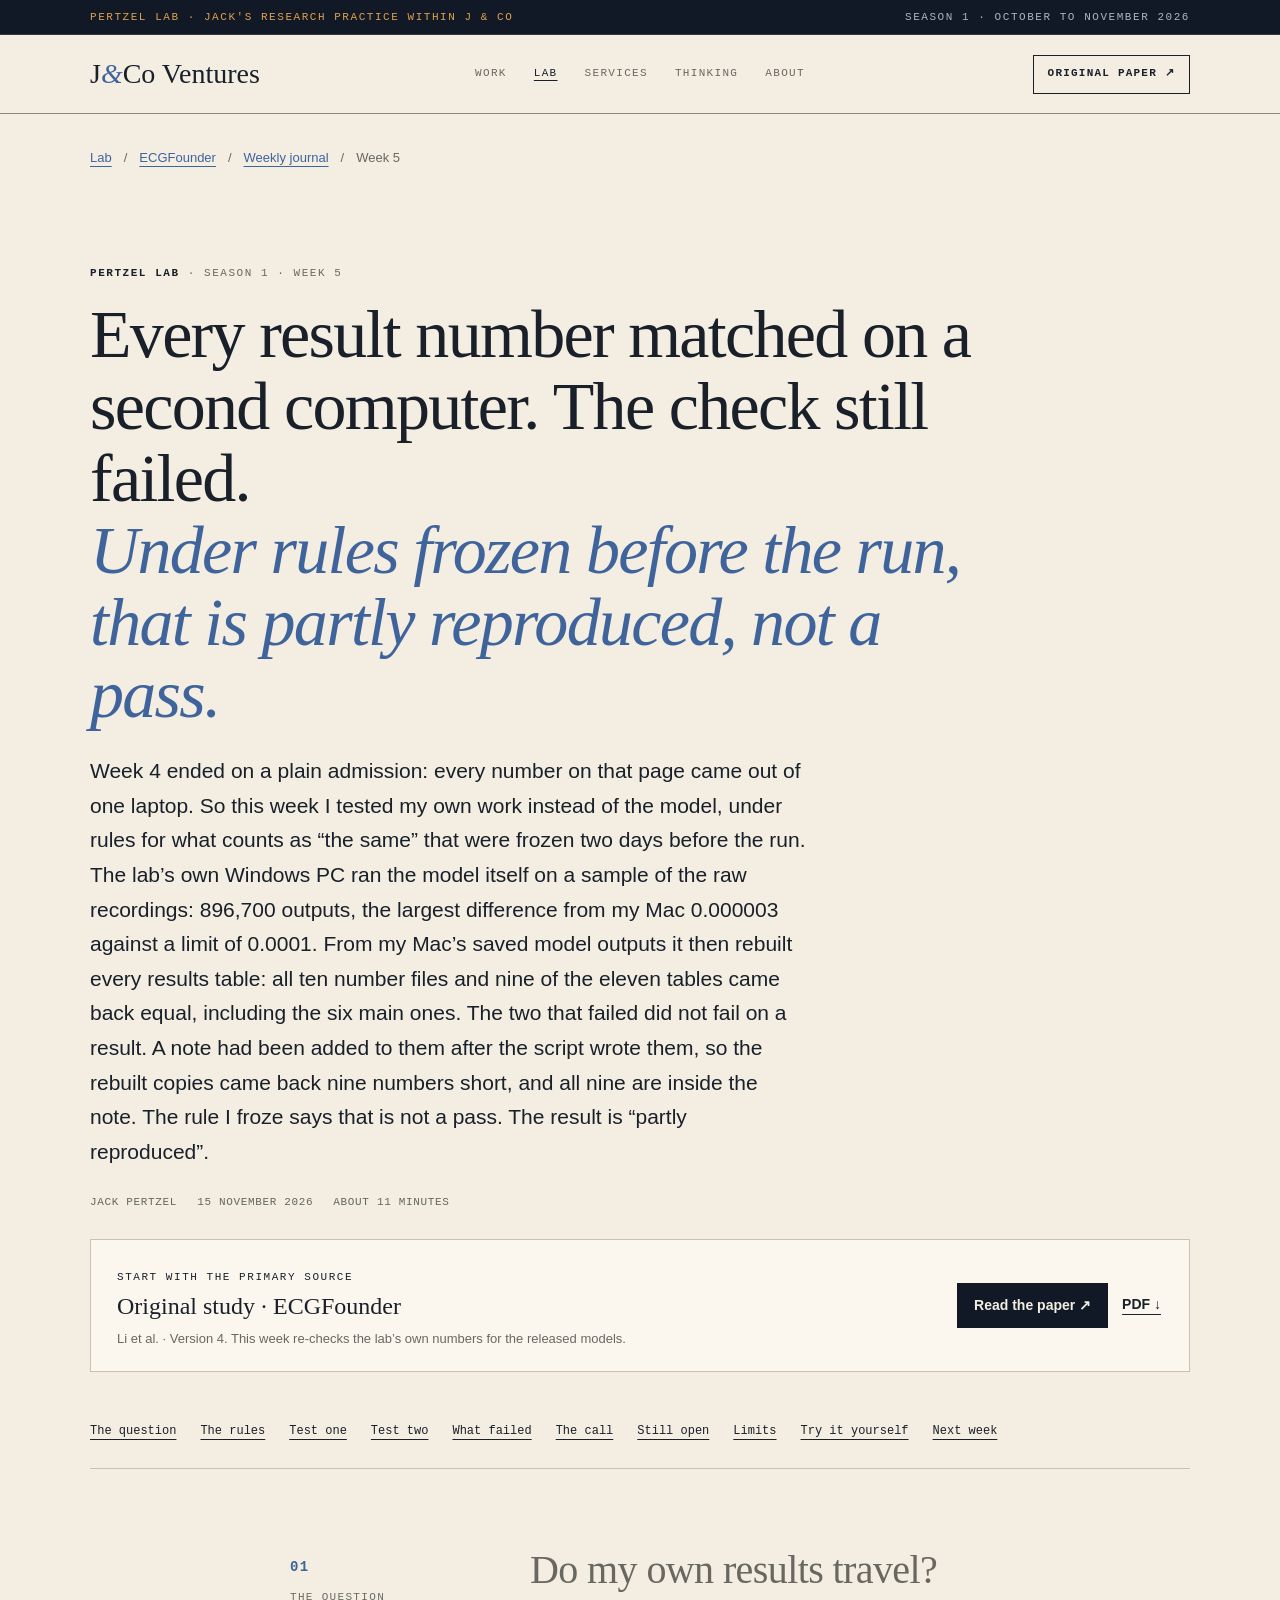
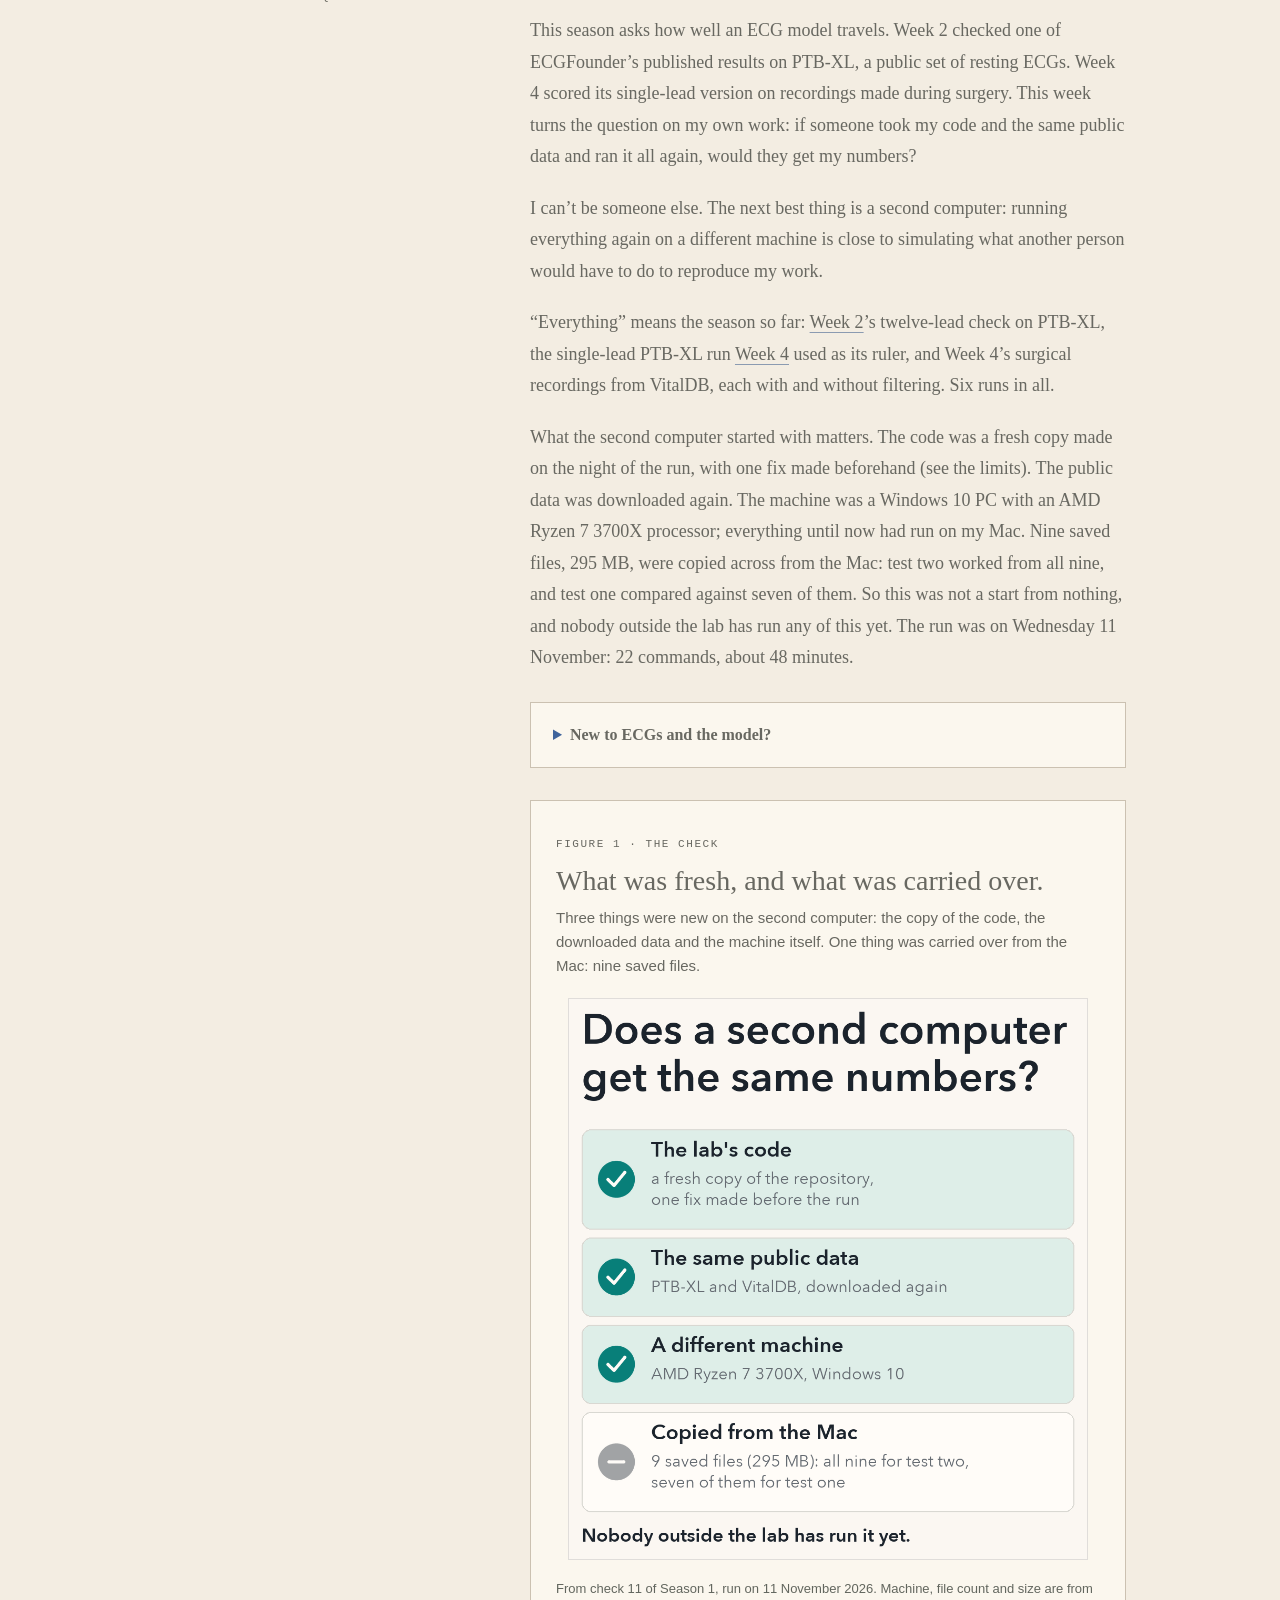
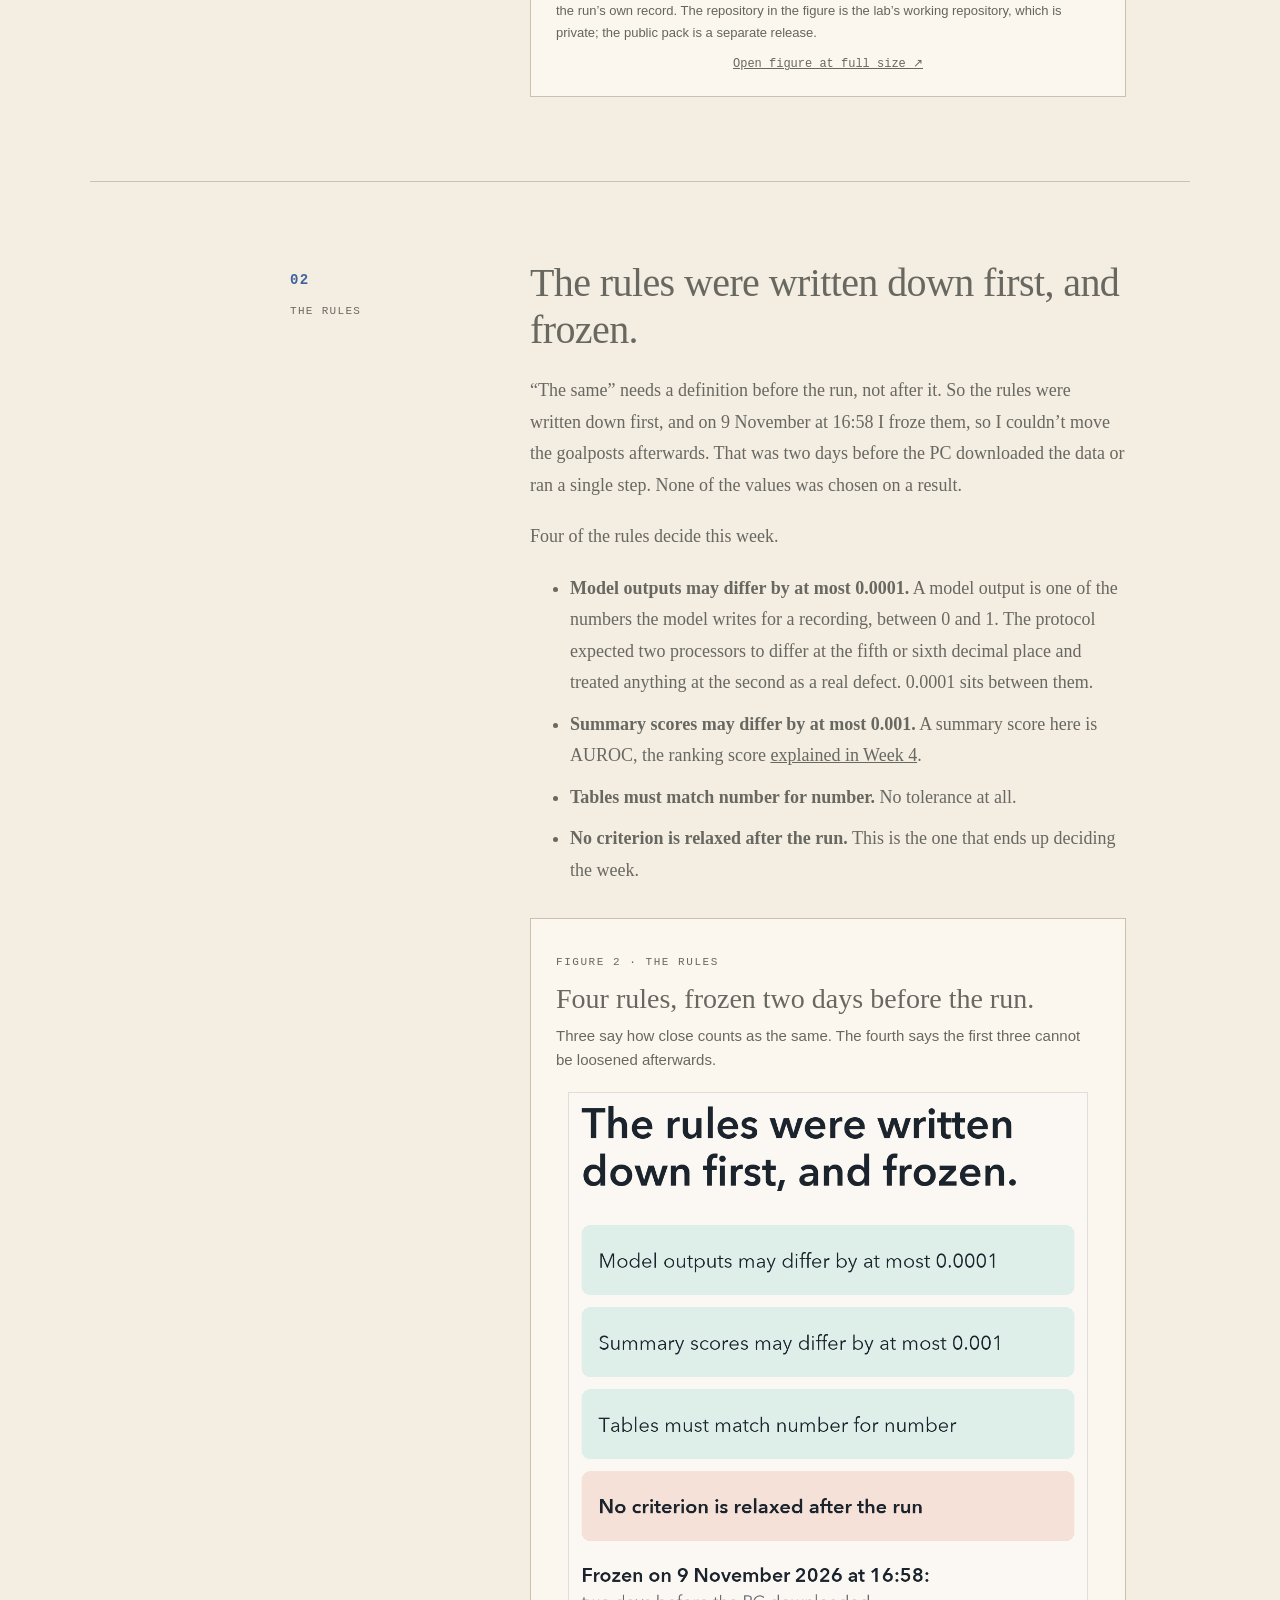
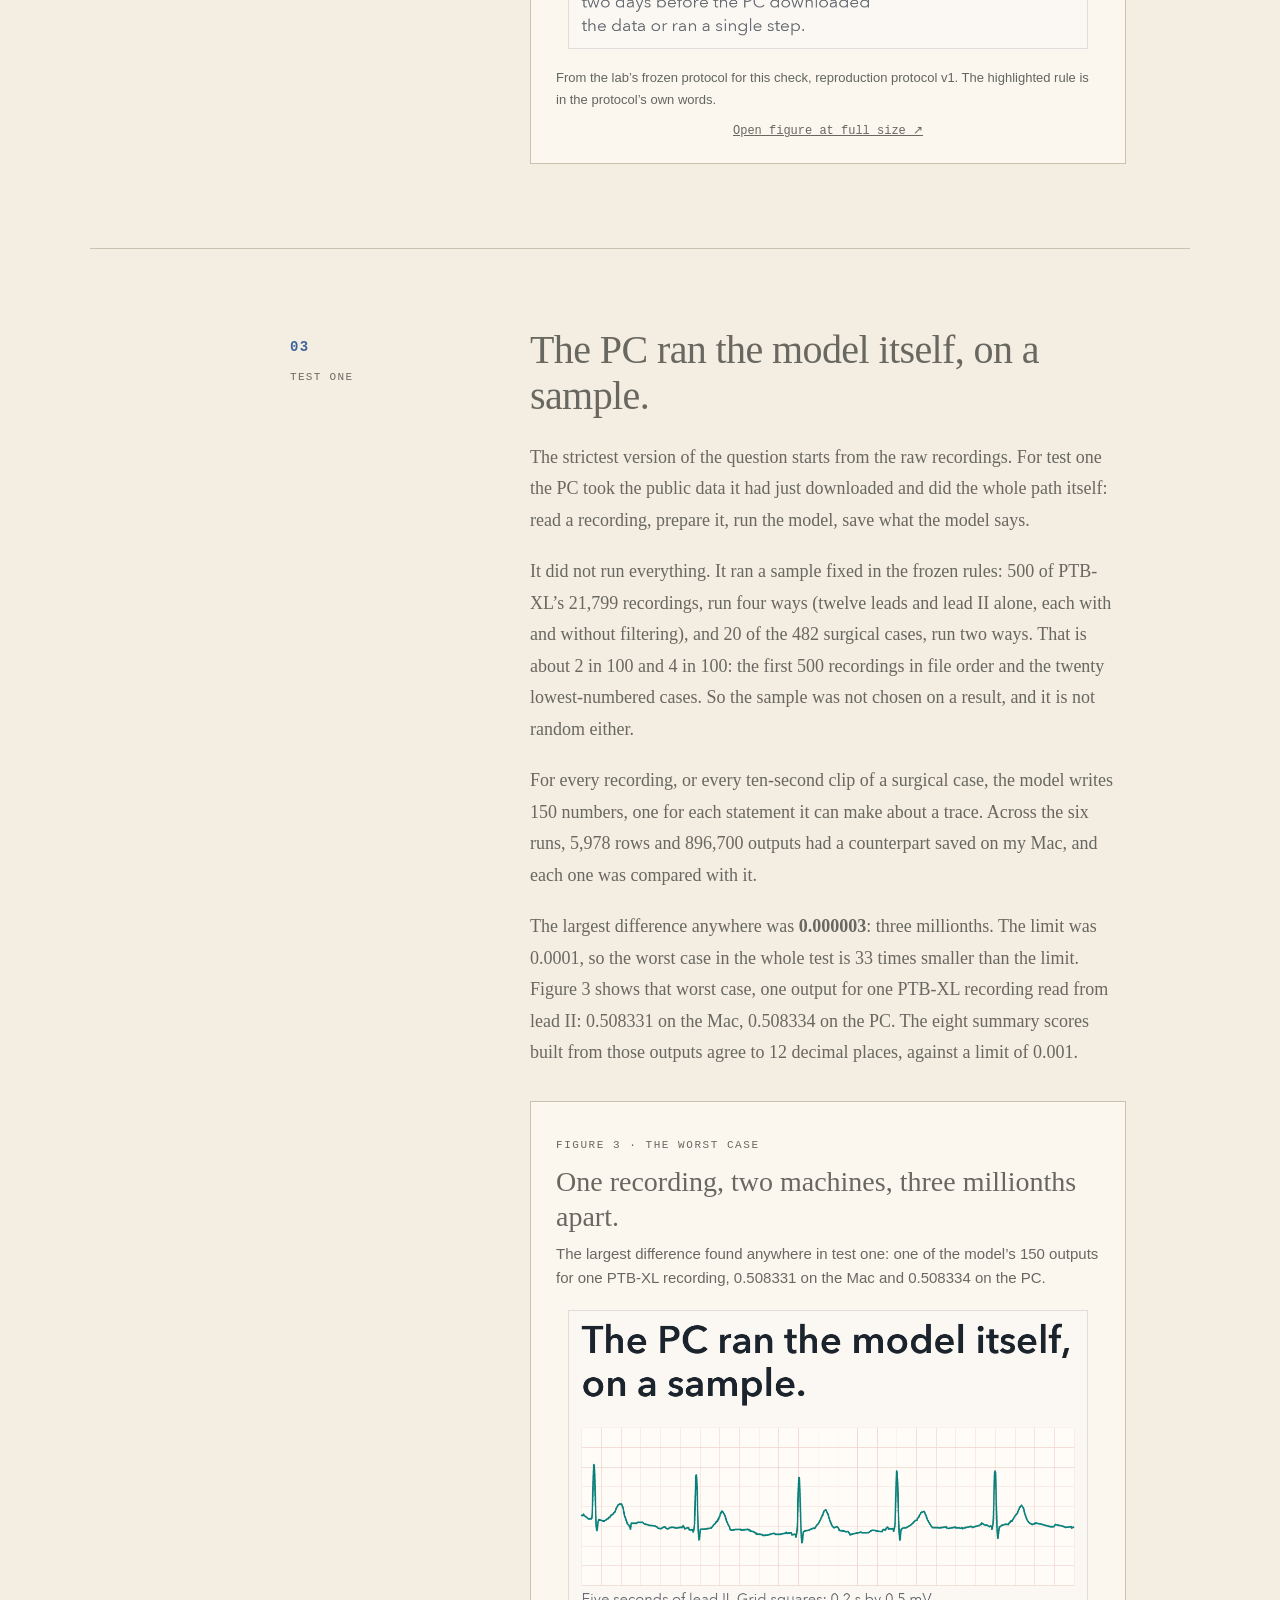
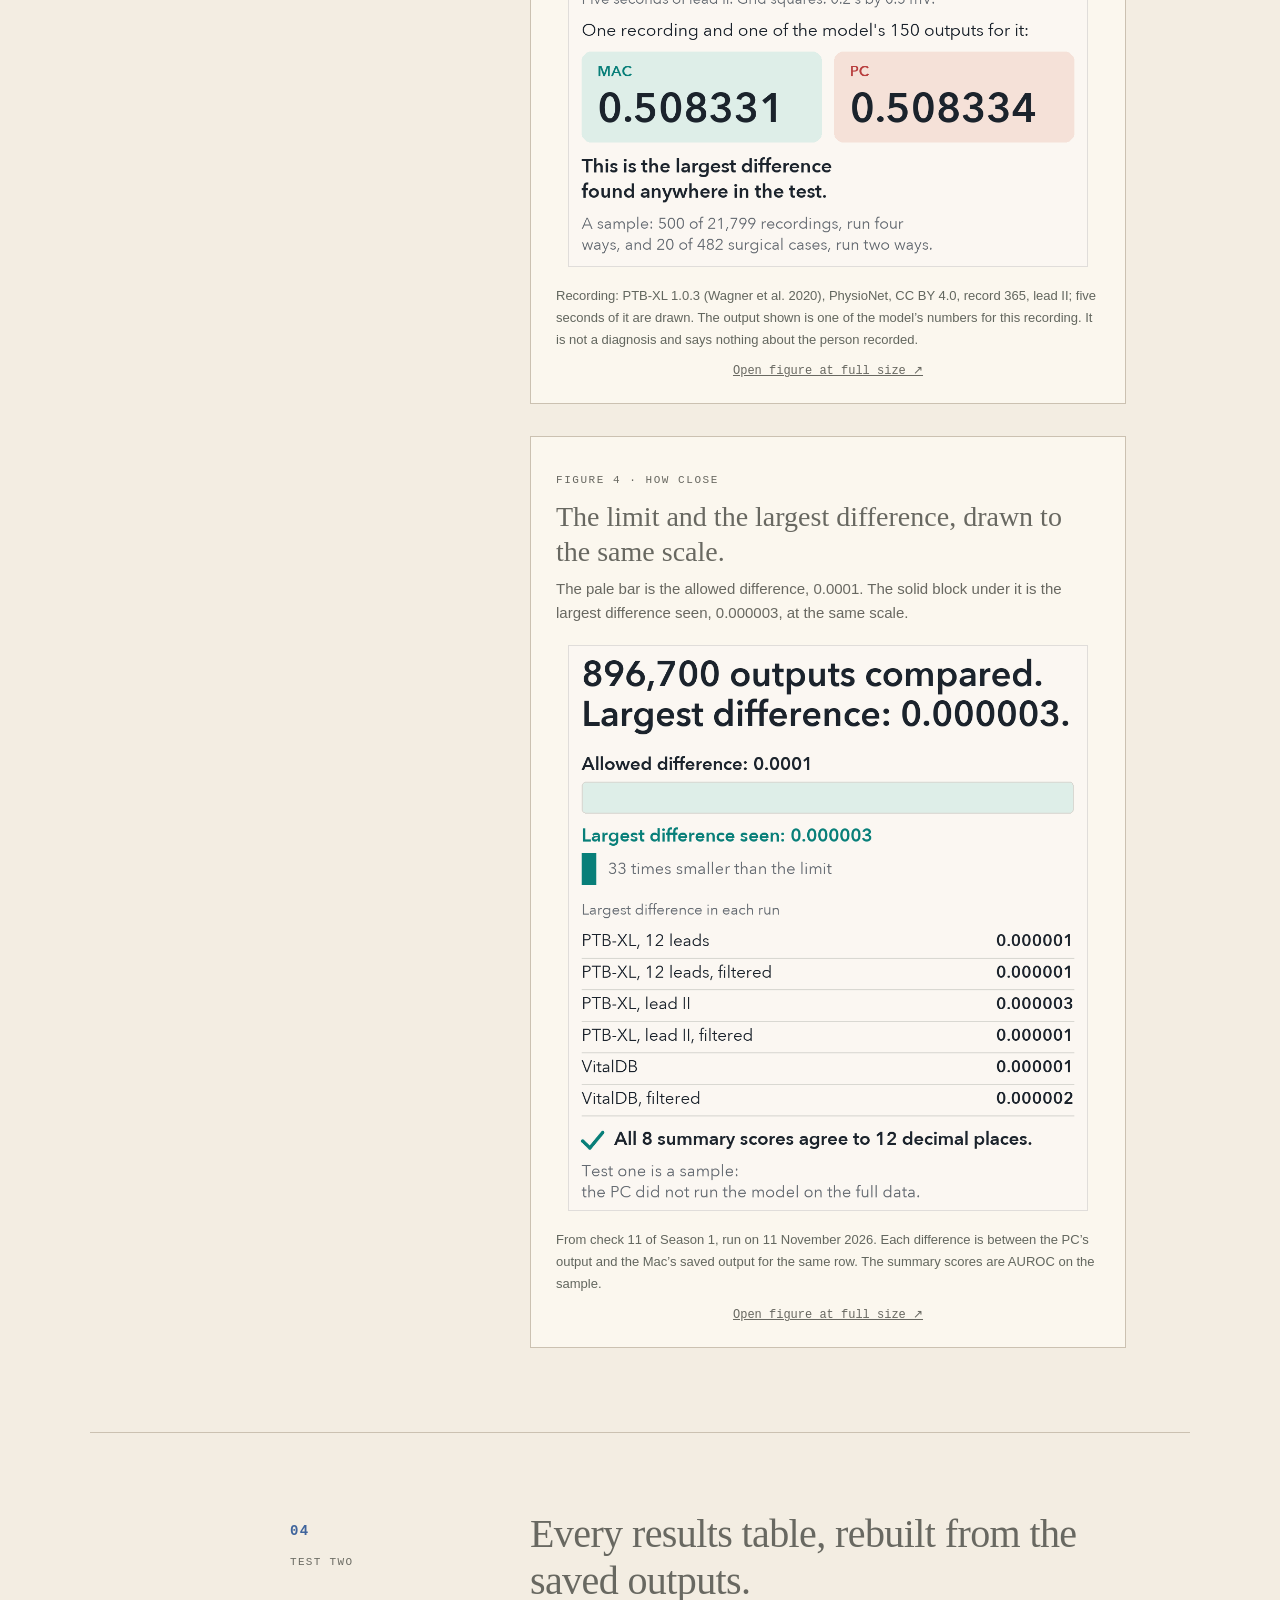
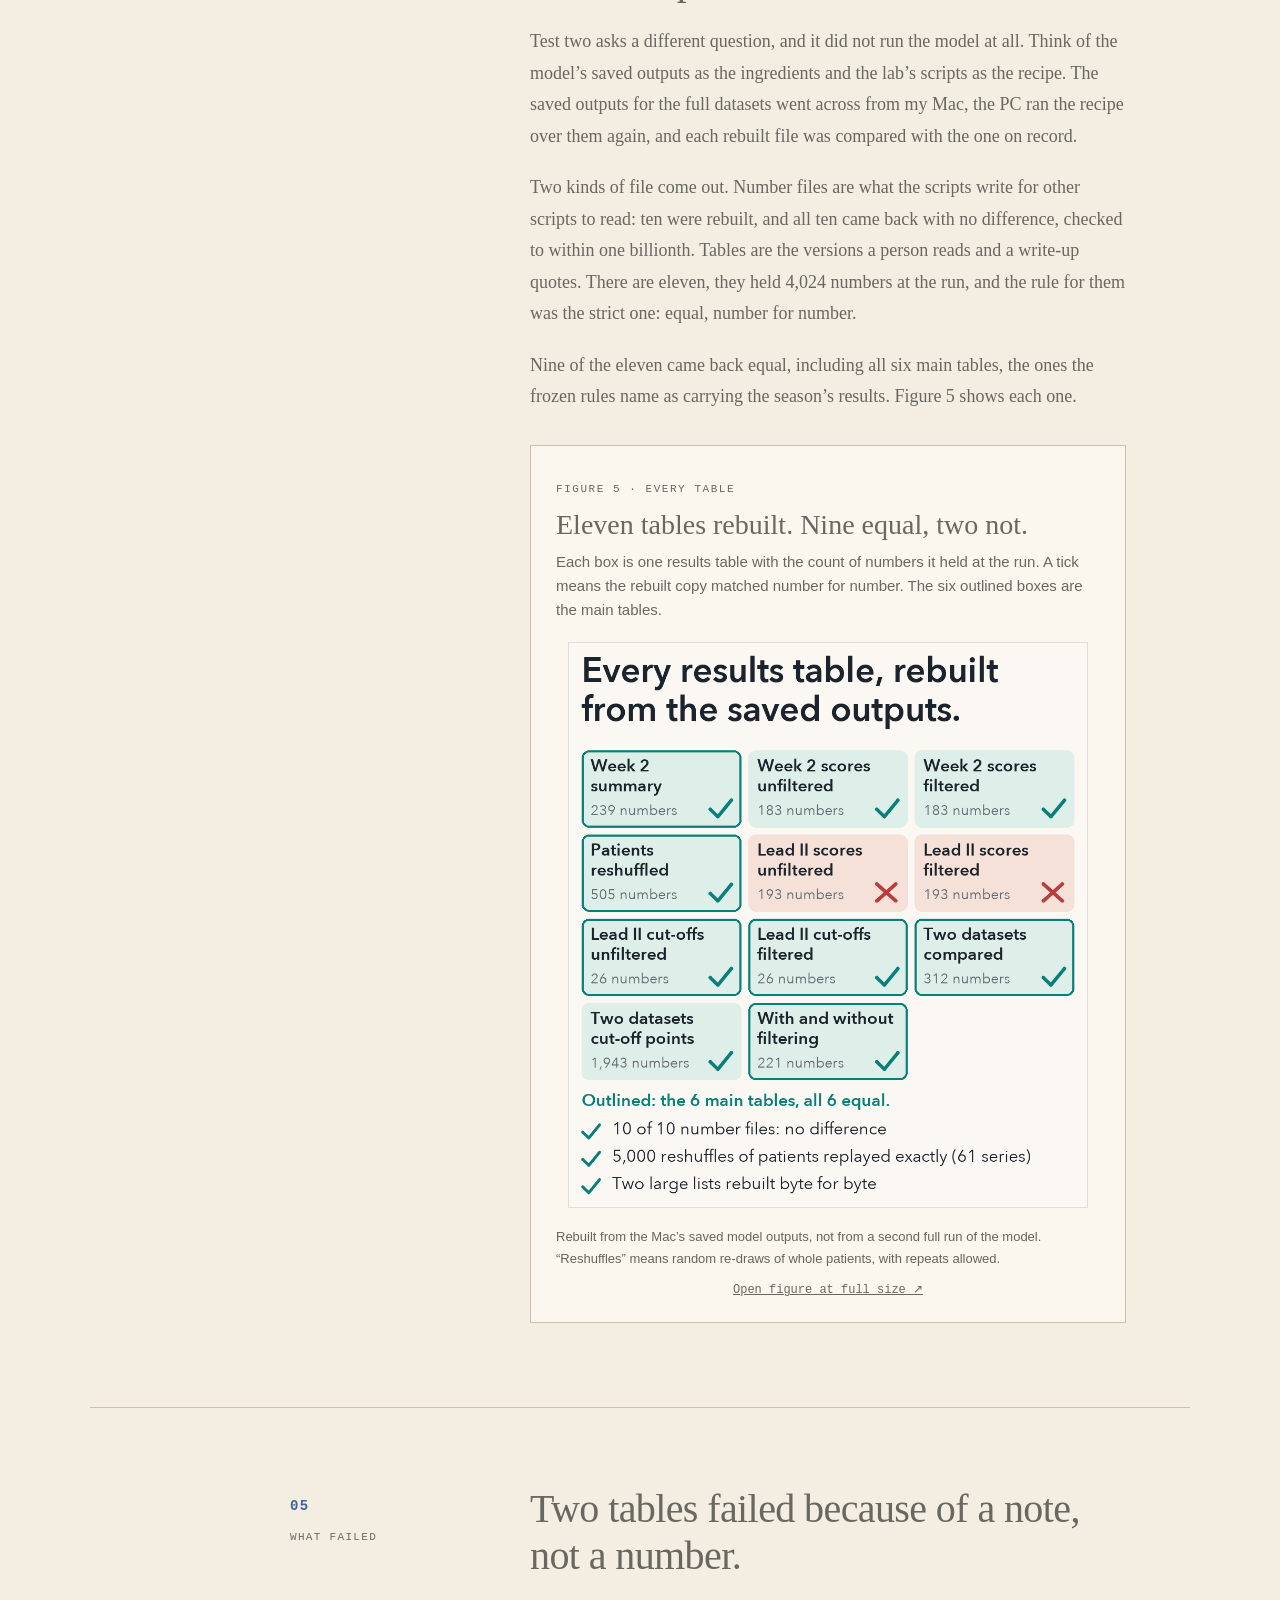
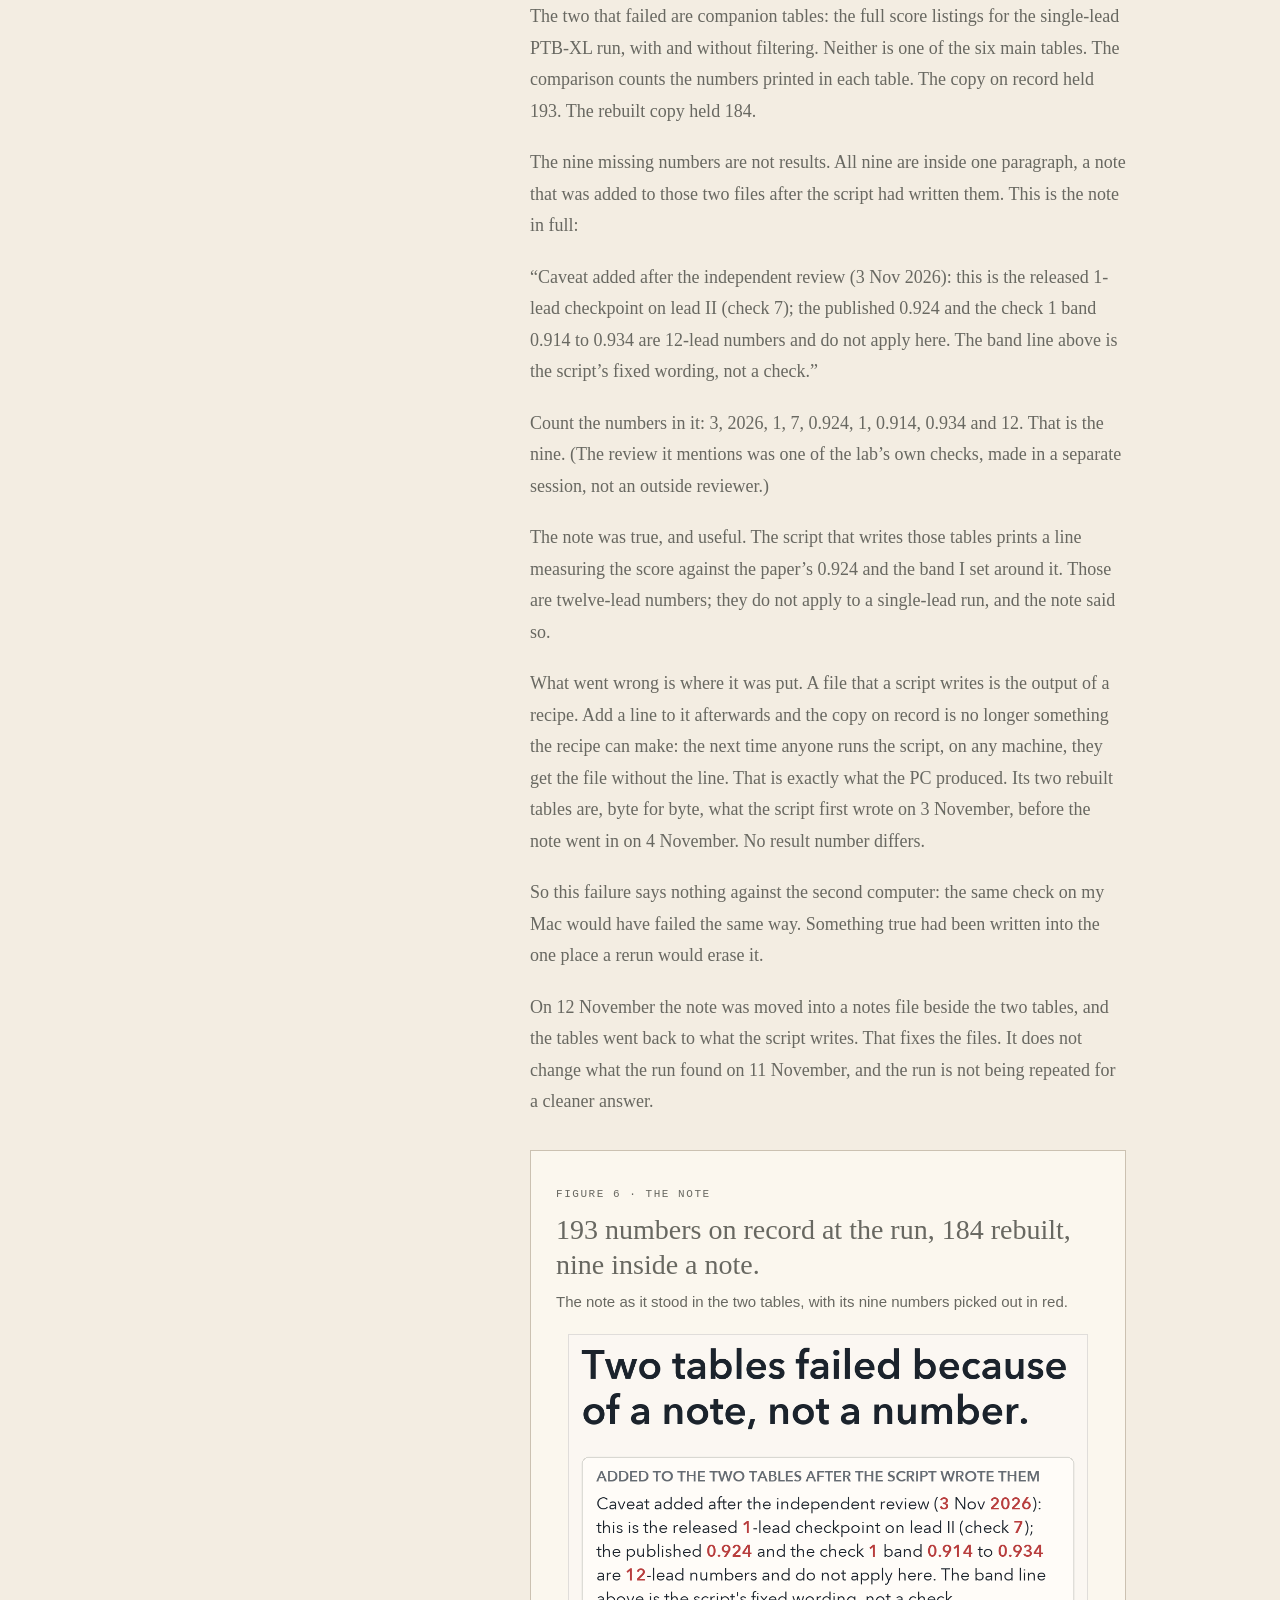
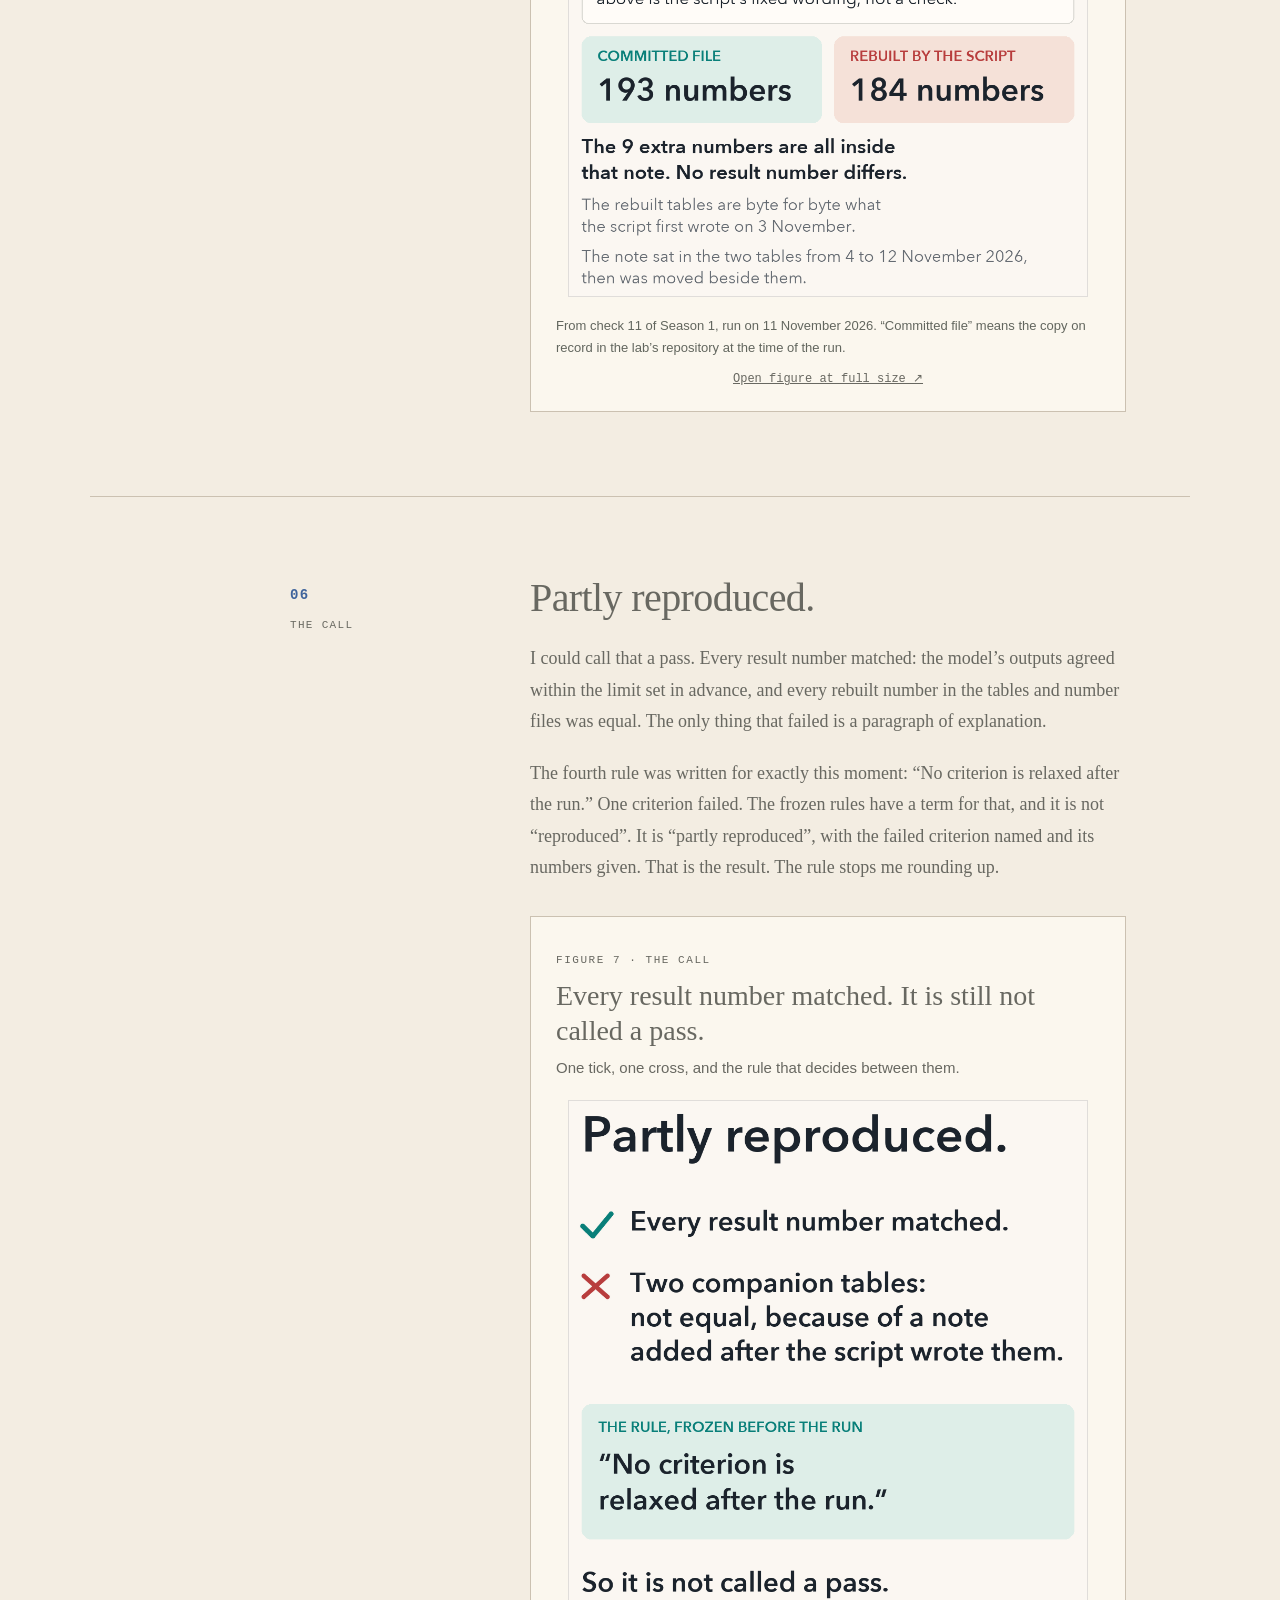
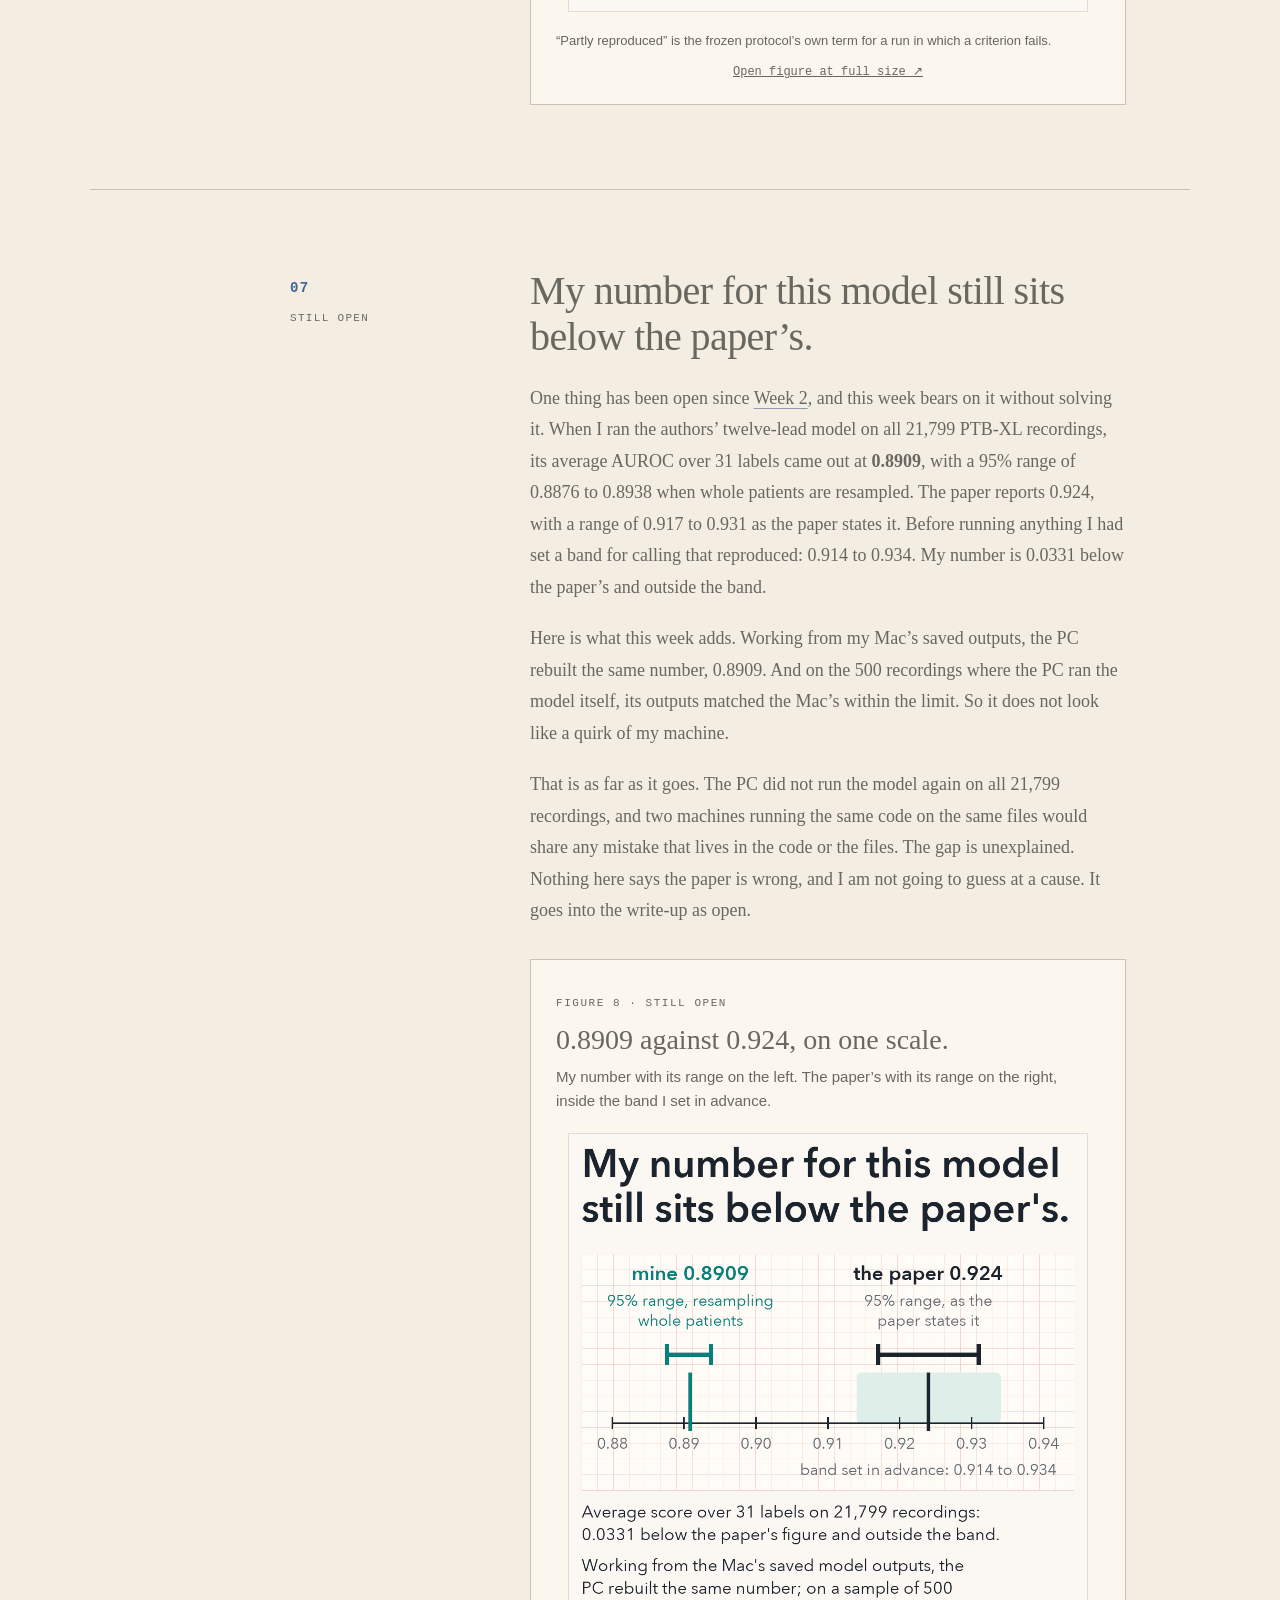
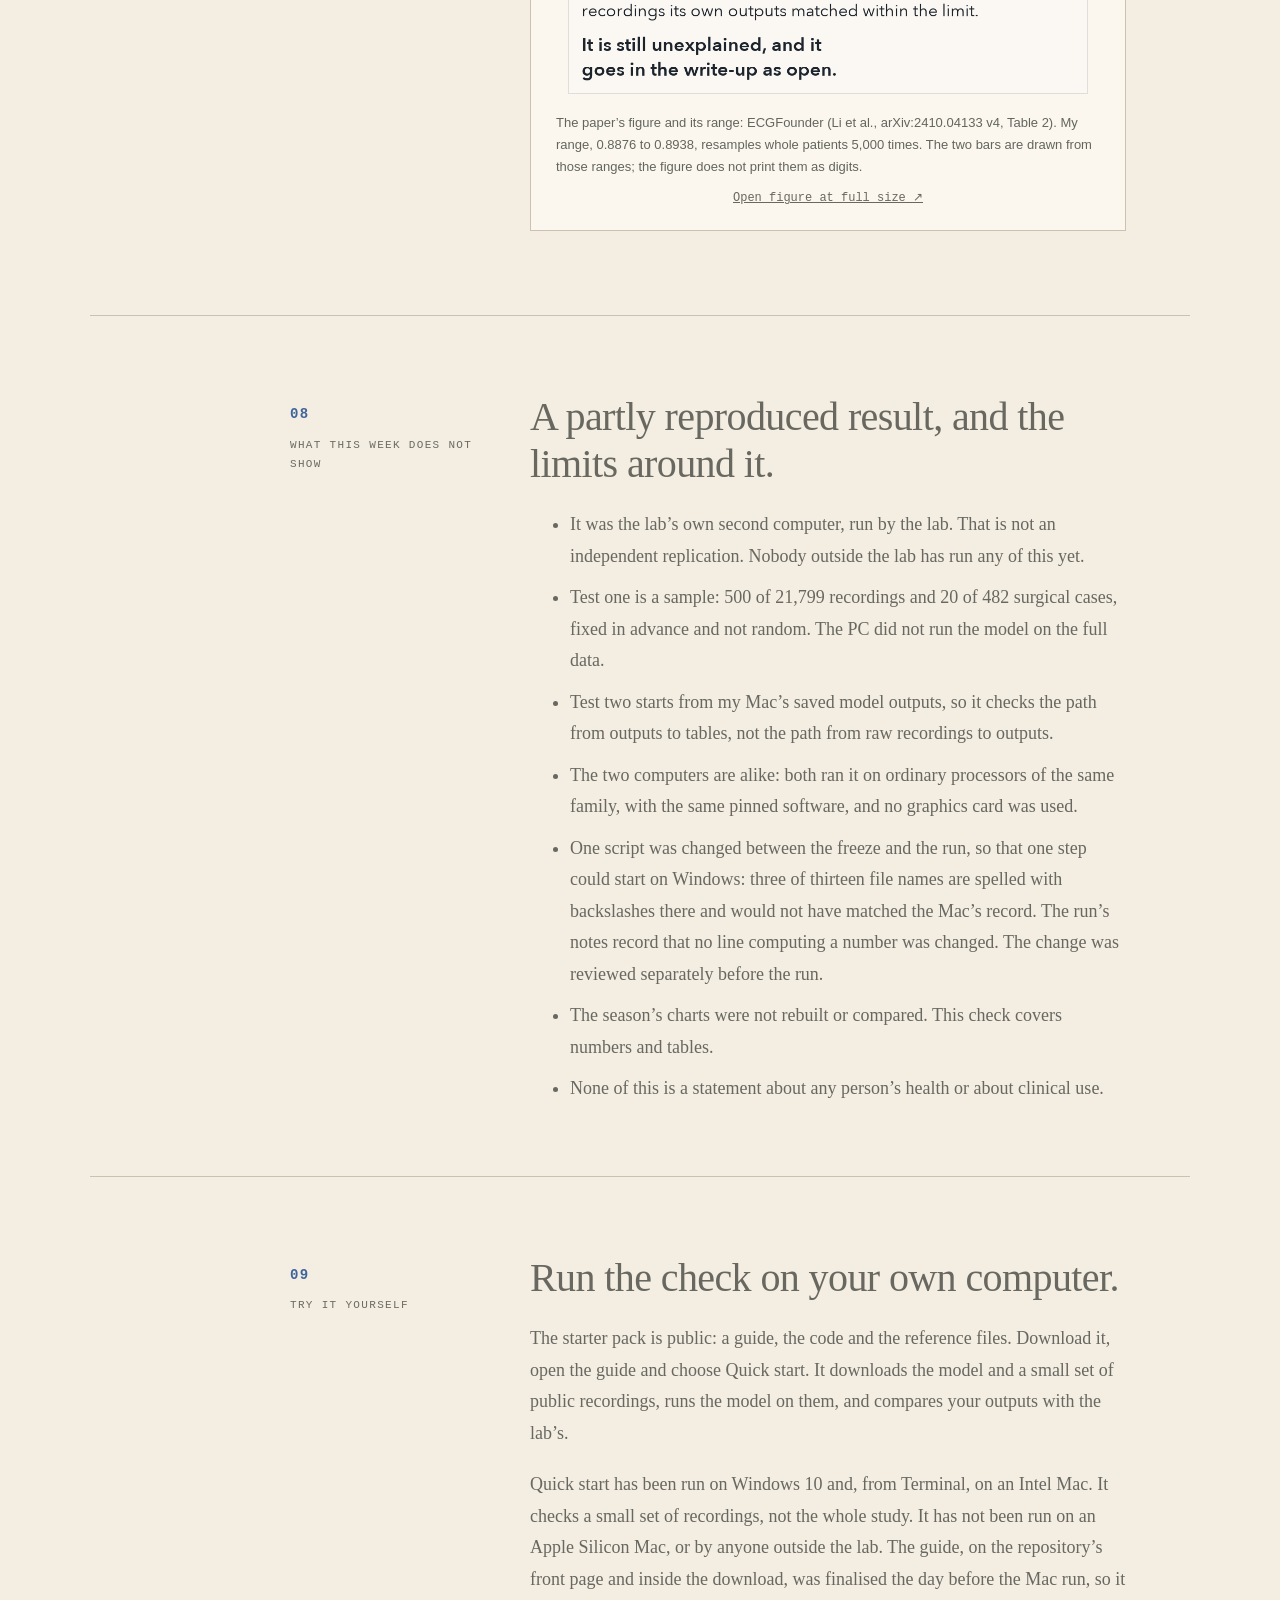
<file: lab/season-1-week-5.html>
<!DOCTYPE html>
<html lang="en">
<head>
<meta charset="utf-8">
<meta name="viewport" content="width=device-width, initial-scale=1">
<meta name="theme-color" content="#f3ede2">
<title>Every result number matched on a second computer. The check still failed. — Pertzel Lab</title>
<meta name="description" content="Week 5 of Pertzel Lab: the lab’s own second computer re-checked the season’s analysis under rules frozen two days before. On a sample of the raw recordings, 896,700 model outputs differed from the first machine’s by at most 0.000003 against a limit of 0.0001. Rebuilt from saved outputs, 10 of 10 number files and 9 of 11 tables came back equal. Two tables failed because of a note added after the script wrote them, so the result is partly reproduced, not a pass.">
<meta property="og:title" content="Every result number matched on a second computer. The check still failed.">
<meta property="og:description" content="Two tables failed because of a note, not a number, and the rule frozen beforehand says that is partly reproduced, not a pass.">
<meta property="og:type" content="article">
<meta property="article:published_time" content="2026-11-15">
<meta property="og:url" content="https://jco.ventures/lab/season-1-week-5.html">
<meta property="og:image" content="https://jco.ventures/lab/assets/s1-reader-og.png">
<meta property="og:image:width" content="1200">
<meta property="og:image:height" content="630">
<meta property="og:image:alt" content="How well does an ECG model travel? An independent check of ECGFounder. Pertzel Lab, Season 1.">
<meta name="twitter:card" content="summary_large_image">
<meta name="twitter:image" content="https://jco.ventures/lab/assets/s1-reader-og.png">
<link rel="canonical" href="https://jco.ventures/lab/season-1-week-5.html">
<link rel="icon" href="data:image/svg+xml,%3Csvg xmlns='http://www.w3.org/2000/svg' viewBox='0 0 32 32'%3E%3Crect width='32' height='32' fill='%2312161b'/%3E%3Ctext x='16' y='22' font-family='Georgia,serif' font-style='italic' font-size='15' fill='%23ffb454' text-anchor='middle'%3EJ%26Co%3C/text%3E%3C/svg%3E">
<link rel="stylesheet" href="../assets/site.css">

<link rel="stylesheet" href="../assets/lab-reader.css">
<link rel="stylesheet" href="/assets/mobile-navigation.css">
<style>.still-figure img{display:block;width:100%;max-width:520px;height:auto;margin:0 auto;background:#fbf7f2;border:1px solid rgba(25,32,42,.12)}.still-figure .figure-tools{justify-content:center}.numbers td:first-child{white-space:nowrap;font-variant-numeric:tabular-nums}.prose-list li{font-size:18px;line-height:1.75;margin:0 0 10px}@media(max-width:760px){.prose-list li{font-size:17px}.numbers td:first-child{white-space:normal}.numbers td:nth-child(2),.numbers th:nth-child(2){text-align:left}}</style>
<script src="/assets/mobile-navigation.js" defer></script>
</head>
<body class="lab-reader"><a class="skip-link" href="#main-content">Skip to content</a><div class="masthead-strip">
    <div class="masthead-inner wrap micro">
      <span>Pertzel Lab · Jack's research practice within J &amp; Co</span>
      <span>Season 1 · October to November 2026</span>
    </div>
  </div>
<header class="site-header" data-site-path="/lab/season-1-week-5.html">

<nav class="nav wrap" aria-label="Main navigation">
      <a class="wordmark" href="../">J<em>&amp;</em>Co Ventures</a>
      <div class="nav-links">
        <a href="../#work">Work</a>
        <a href="./" aria-current="true">Lab</a>
        <a href="../#services">Services</a>
        <a href="../#thinking">Thinking</a>
        <a href="../#about">About</a>
      </div>
      <a class="nav-cta" href="https://arxiv.org/html/2410.04133v4">Original paper ↗</a>

<div class="mobile-actions">
<a class="mobile-lab-link" href="/lab/" aria-current="true">Lab</a>
<details class="site-menu">
<summary aria-controls="site-menu-panel"><span class="menu-closed-label">Menu</span><span class="menu-open-label">Close</span><span class="menu-icon" aria-hidden="true"></span></summary>
<div class="site-menu-panel" id="site-menu-panel"><div class="site-menu-inner wrap">
<div class="site-menu-heading"><span class="site-menu-kicker">Explore J&amp;Co</span><span class="site-menu-location">Week 5</span></div>
<nav class="site-menu-links" aria-label="Mobile site navigation"><a href="/#work" data-section="work"><span>Our work</span><span aria-hidden="true">→</span></a><a href="/lab/" aria-current="true"><span>Lab</span><span aria-hidden="true">→</span></a><a href="/#services" data-section="services"><span>Services</span><span aria-hidden="true">→</span></a><a href="/#thinking" data-section="thinking"><span>Our thinking</span><span aria-hidden="true">→</span></a><a href="/#about" data-section="about"><span>About</span><span aria-hidden="true">→</span></a><a href="/#contact" data-section="contact"><span>Contact</span><span aria-hidden="true">→</span></a></nav>
<div class="site-menu-research"><span class="site-menu-kicker">Current research · ECGFounder</span><nav class="site-menu-links" aria-label="Research shortcuts"><a href="/lab/ecgfounder/"><span>ECGFounder project</span><span aria-hidden="true">→</span></a><a href="/lab/ecgfounder/journal/"><span>Weekly journal</span><span aria-hidden="true">→</span></a><a href="https://arxiv.org/html/2410.04133v4"><span>Original paper</span><span aria-hidden="true">↗</span></a></nav></div>
<a class="site-menu-contact" href="mailto:hello@jco.ventures?subject=Project%20conversation%20with%20J%20%26%20Co"><span>Discuss a project</span><span aria-hidden="true">↗</span></a>
</div></div></details></div>
</nav>

</header>
<main id="main-content"><div class="wrap">
<nav class="lab-post-context" aria-label="Research navigation"><a href="/lab/">Lab</a><span aria-hidden="true">/</span><a href="/lab/ecgfounder/">ECGFounder</a><span aria-hidden="true">/</span><a href="/lab/ecgfounder/journal/">Weekly journal</a><span aria-hidden="true">/</span><span aria-current="page">Week 5</span></nav>
<header class="reader-hero">
<p class="eyebrow"><strong>Pertzel Lab</strong> · Season 1 · Week 5
</p>
<h1>Every result number matched on a second computer. The check still failed.<br><em>Under rules frozen before the run, that is partly reproduced, not a pass.</em>
</h1>
<p class="intro">Week 4 ended on a plain admission: every number on that page came out of one laptop. So this week I tested my own work instead of the model, under rules for what counts as “the same” that were frozen two days before the run. The lab’s own Windows PC ran the model itself on a sample of the raw recordings: 896,700 outputs, the largest difference from my Mac 0.000003 against a limit of 0.0001. From my Mac’s saved model outputs it then rebuilt every results table: all ten number files and nine of the eleven tables came back equal, including the six main ones. The two that failed did not fail on a result. A note had been added to them after the script wrote them, so the rebuilt copies came back nine numbers short, and all nine are inside the note. The rule I froze says that is not a pass. The result is “partly reproduced”.
</p>
<p class="byline"><span>Jack Pertzel</span><time datetime="2026-11-15">15 November 2026</time><span>About 11 minutes</span>
</p>
<aside class="paper-source" aria-label="Original research paper"><div><span class="micro">Start with the primary source</span><strong>Original study · ECGFounder</strong>
<p>Li et al. · Version 4. This week re-checks the lab’s own numbers for the released models.
</p></div><div class="source-actions"><a class="read-paper" href="https://arxiv.org/html/2410.04133v4">Read the paper ↗</a><a href="https://arxiv.org/pdf/2410.04133v4">PDF ↓</a></div>
</aside>
</header>
<nav class="reader-jump" aria-label="On this page"><a href="#question">The question</a><a href="#rules">The rules</a><a href="#test-one">Test one</a><a href="#test-two">Test two</a><a href="#failed">What failed</a><a href="#call">The call</a><a href="#open">Still open</a><a href="#limits">Limits</a><a href="#try-it">Try it yourself</a><a href="#next">Next week</a>
</nav>
<section class="read-section" id="question"><div class="section-intro"><div class="section-label"><b>01</b>The question</div><div class="reading">
<h2>Do my own results travel?
</h2>
<p>This season asks how well an ECG model travels. Week 2 checked one of ECGFounder’s published results on PTB-XL, a public set of resting ECGs. Week 4 scored its single-lead version on recordings made during surgery. This week turns the question on my own work: if someone took my code and the same public data and ran it all again, would they get my numbers?
</p>
<p>I can’t be someone else. The next best thing is a second computer: running everything again on a different machine is close to simulating what another person would have to do to reproduce my work.
</p>
<p>“Everything” means the season so far: <a href="/lab/season-1-week-2.html">Week 2</a>’s twelve-lead check on PTB-XL, the single-lead PTB-XL run <a href="/lab/season-1-week-4.html">Week 4</a> used as its ruler, and Week 4’s surgical recordings from VitalDB, each with and without filtering. Six runs in all.
</p>
<p>What the second computer started with matters. The code was a fresh copy made on the night of the run, with one fix made beforehand (see the limits). The public data was downloaded again. The machine was a Windows 10 PC with an AMD Ryzen 7 3700X processor; everything until now had run on my Mac. Nine saved files, 295 MB, were copied across from the Mac: test two worked from all nine, and test one compared against seven of them. So this was not a start from nothing, and nobody outside the lab has run any of this yet. The run was on Wednesday 11 November: 22 commands, about 48 minutes.
</p>
<details><summary>New to ECGs and the model?</summary><div class="disclosure-body">
<p>An ECG records the heart’s electrical activity as a trace. ECGFounder is the trained AI software that reads a trace and makes 150 statements about it. PTB-XL is a public collection of standard ten-second ECG tests; VitalDB Arrhythmia is this season’s test material, surgical recordings with reference labels written by anaesthesiologists.
</p>
<p><a href="/lab/ecgfounder/#background">Start with the illustrated introduction →</a>
</p></div>
</details>
<figure class="reader-figure still-figure" id="figure-1"><span class="micro">Figure 1 · The check</span>
<h3>What was fresh, and what was carried over.</h3>
<p class="figure-lede">Three things were new on the second computer: the copy of the code, the downloaded data and the machine itself. One thing was carried over from the Mac: nine saved files.</p>
<img src="assets/week5-site-v3-2.png" alt="Does a second computer get the same numbers? Four facts about the check. The lab’s code: a fresh copy of the repository, with one fix made before the run. The same public data: PTB-XL and VitalDB, downloaded again. A different machine: AMD Ryzen 7 3700X, Windows 10. These three carry a tick. The fourth carries a dash: copied from the Mac, 9 saved files (295 MB): all nine for test two, seven of them for test one. Nobody outside the lab has run it yet." width="985" height="1066" loading="lazy">
<figcaption>From check 11 of Season 1, run on 11 November 2026. Machine, file count and size are from the run’s own record. The repository in the figure is the lab’s working repository, which is private; the public pack is a separate release.</figcaption><div class="figure-tools"><a href="assets/week5-site-v3-2.png">Open figure at full size ↗</a></div>
</figure>
</div></div>
</section>
<section class="read-section" id="rules"><div class="section-intro"><div class="section-label"><b>02</b>The rules</div><div class="reading">
<h2>The rules were written down first, and frozen.
</h2>
<p>“The same” needs a definition before the run, not after it. So the rules were written down first, and on 9 November at 16:58 I froze them, so I couldn’t move the goalposts afterwards. That was two days before the PC downloaded the data or ran a single step. None of the values was chosen on a result.
</p>
<p>Four of the rules decide this week.
</p>
<ul class="prose-list">
<li><strong>Model outputs may differ by at most 0.0001.</strong> A model output is one of the numbers the model writes for a recording, between 0 and 1. The protocol expected two processors to differ at the fifth or sixth decimal place and treated anything at the second as a real defect. 0.0001 sits between them.
</li>
<li><strong>Summary scores may differ by at most 0.001.</strong> A summary score here is AUROC, the ranking score <a href="/lab/season-1-week-4.html#result">explained in Week 4</a>.
</li>
<li><strong>Tables must match number for number.</strong> No tolerance at all.
</li>
<li><strong>No criterion is relaxed after the run.</strong> This is the one that ends up deciding the week.
</li>
</ul>
<figure class="reader-figure still-figure" id="figure-2"><span class="micro">Figure 2 · The rules</span>
<h3>Four rules, frozen two days before the run.</h3>
<p class="figure-lede">Three say how close counts as the same. The fourth says the first three cannot be loosened afterwards.</p>
<img src="assets/week5-site-v3-3.png" alt="The rules were written down first, and frozen. Four rules in boxes: Model outputs may differ by at most 0.0001. Summary scores may differ by at most 0.001. Tables must match number for number. And, highlighted: No criterion is relaxed after the run. Frozen on 9 November 2026 at 16:58: two days before the PC downloaded the data or ran a single step." width="985" height="1055" loading="lazy">
<figcaption>From the lab’s frozen protocol for this check, reproduction protocol v1. The highlighted rule is in the protocol’s own words.</figcaption><div class="figure-tools"><a href="assets/week5-site-v3-3.png">Open figure at full size ↗</a></div>
</figure>
</div></div>
</section>
<section class="read-section" id="test-one"><div class="section-intro"><div class="section-label"><b>03</b>Test one</div><div class="reading">
<h2>The PC ran the model itself, on a sample.
</h2>
<p>The strictest version of the question starts from the raw recordings. For test one the PC took the public data it had just downloaded and did the whole path itself: read a recording, prepare it, run the model, save what the model says.
</p>
<p>It did not run everything. It ran a sample fixed in the frozen rules: 500 of PTB-XL’s 21,799 recordings, run four ways (twelve leads and lead II alone, each with and without filtering), and 20 of the 482 surgical cases, run two ways. That is about 2 in 100 and 4 in 100: the first 500 recordings in file order and the twenty lowest-numbered cases. So the sample was not chosen on a result, and it is not random either.
</p>
<p>For every recording, or every ten-second clip of a surgical case, the model writes 150 numbers, one for each statement it can make about a trace. Across the six runs, 5,978 rows and 896,700 outputs had a counterpart saved on my Mac, and each one was compared with it.
</p>
<p>The largest difference anywhere was <strong>0.000003</strong>: three millionths. The limit was 0.0001, so the worst case in the whole test is 33 times smaller than the limit. Figure 3 shows that worst case, one output for one PTB-XL recording read from lead II: 0.508331 on the Mac, 0.508334 on the PC. The eight summary scores built from those outputs agree to 12 decimal places, against a limit of 0.001.
</p>
<figure class="reader-figure still-figure" id="figure-3"><span class="micro">Figure 3 · The worst case</span>
<h3>One recording, two machines, three millionths apart.</h3>
<p class="figure-lede">The largest difference found anywhere in test one: one of the model’s 150 outputs for one PTB-XL recording, 0.508331 on the Mac and 0.508334 on the PC.</p>
<img src="assets/week5-site-v3-4.png" alt="The PC ran the model itself, on a sample. A real ECG trace on graph paper: five seconds of lead II, grid squares 0.2 s by 0.5 mV. One recording and one of the model’s 150 outputs for it: Mac 0.508331, PC 0.508334. This is the largest difference found anywhere in the test. A sample: 500 of 21,799 recordings, run four ways, and 20 of 482 surgical cases, run two ways." width="985" height="1056" loading="lazy">
<figcaption>Recording: PTB-XL 1.0.3 (Wagner et al. 2020), PhysioNet, CC BY 4.0, record 365, lead II; five seconds of it are drawn. The output shown is one of the model’s numbers for this recording. It is not a diagnosis and says nothing about the person recorded.</figcaption><div class="figure-tools"><a href="assets/week5-site-v3-4.png">Open figure at full size ↗</a></div>
</figure>
<figure class="reader-figure still-figure" id="figure-4"><span class="micro">Figure 4 · How close</span>
<h3>The limit and the largest difference, drawn to the same scale.</h3>
<p class="figure-lede">The pale bar is the allowed difference, 0.0001. The solid block under it is the largest difference seen, 0.000003, at the same scale.</p>
<img src="assets/week5-site-v3-5.png" alt="896,700 outputs compared. Largest difference: 0.000003. A full-width pale bar is labelled: allowed difference 0.0001. Under it, a small solid block drawn to the same scale is labelled: largest difference seen 0.000003, 33 times smaller than the limit. Largest difference in each run: PTB-XL, 12 leads 0.000001; PTB-XL, 12 leads, filtered 0.000001; PTB-XL, lead II 0.000003; PTB-XL, lead II, filtered 0.000001; VitalDB 0.000001; VitalDB, filtered 0.000002. All 8 summary scores agree to 12 decimal places. Test one is a sample: the PC did not run the model on the full data." width="985" height="1073" loading="lazy">
<figcaption>From check 11 of Season 1, run on 11 November 2026. Each difference is between the PC’s output and the Mac’s saved output for the same row. The summary scores are AUROC on the sample.</figcaption><div class="figure-tools"><a href="assets/week5-site-v3-5.png">Open figure at full size ↗</a></div>
</figure>
</div></div>
</section>
<section class="read-section" id="test-two"><div class="section-intro"><div class="section-label"><b>04</b>Test two</div><div class="reading">
<h2>Every results table, rebuilt from the saved outputs.
</h2>
<p>Test two asks a different question, and it did not run the model at all. Think of the model’s saved outputs as the ingredients and the lab’s scripts as the recipe. The saved outputs for the full datasets went across from my Mac, the PC ran the recipe over them again, and each rebuilt file was compared with the one on record.
</p>
<p>Two kinds of file come out. Number files are what the scripts write for other scripts to read: ten were rebuilt, and all ten came back with no difference, checked to within one billionth. Tables are the versions a person reads and a write-up quotes. There are eleven, they held 4,024 numbers at the run, and the rule for them was the strict one: equal, number for number.
</p>
<p>Nine of the eleven came back equal, including all six main tables, the ones the frozen rules name as carrying the season’s results. Figure 5 shows each one.
</p>
<figure class="reader-figure still-figure" id="figure-5"><span class="micro">Figure 5 · Every table</span>
<h3>Eleven tables rebuilt. Nine equal, two not.</h3>
<p class="figure-lede">Each box is one results table with the count of numbers it held at the run. A tick means the rebuilt copy matched number for number. The six outlined boxes are the main tables.</p>
<img src="assets/week5-site-v3-6.png" alt="Every results table, rebuilt from the saved outputs. A grid of 11 tables, 9 with a tick and 2 with a cross: Week 2 summary, 239 numbers, equal, outlined; Week 2 scores unfiltered, 183 numbers, equal; Week 2 scores filtered, 183 numbers, equal; Patients reshuffled, 505 numbers, equal, outlined; Lead II scores unfiltered, 193 numbers, not equal; Lead II scores filtered, 193 numbers, not equal; Lead II cut-offs unfiltered, 26 numbers, equal, outlined; Lead II cut-offs filtered, 26 numbers, equal, outlined; Two datasets compared, 312 numbers, equal, outlined; Two datasets cut-off points, 1,943 numbers, equal; With and without filtering, 221 numbers, equal, outlined. Outlined: the 6 main tables, all 6 equal. 10 of 10 number files: no difference. 5,000 reshuffles of patients replayed exactly (61 series). Two large lists rebuilt byte for byte." width="985" height="1072" loading="lazy">
<figcaption>Rebuilt from the Mac’s saved model outputs, not from a second full run of the model. “Reshuffles” means random re-draws of whole patients, with repeats allowed.</figcaption><div class="figure-tools"><a href="assets/week5-site-v3-6.png">Open figure at full size ↗</a></div>
</figure>
</div></div>
</section>
<section class="read-section" id="failed"><div class="section-intro"><div class="section-label"><b>05</b>What failed</div><div class="reading">
<h2>Two tables failed because of a note, not a number.
</h2>
<p>The two that failed are companion tables: the full score listings for the single-lead PTB-XL run, with and without filtering. Neither is one of the six main tables. The comparison counts the numbers printed in each table. The copy on record held 193. The rebuilt copy held 184.
</p>
<p>The nine missing numbers are not results. All nine are inside one paragraph, a note that was added to those two files after the script had written them. This is the note in full:
</p>
<p>“Caveat added after the independent review (3 Nov 2026): this is the released 1-lead checkpoint on lead II (check 7); the published 0.924 and the check 1 band 0.914 to 0.934 are 12-lead numbers and do not apply here. The band line above is the script’s fixed wording, not a check.”
</p>
<p>Count the numbers in it: 3, 2026, 1, 7, 0.924, 1, 0.914, 0.934 and 12. That is the nine. (The review it mentions was one of the lab’s own checks, made in a separate session, not an outside reviewer.)
</p>
<p>The note was true, and useful. The script that writes those tables prints a line measuring the score against the paper’s 0.924 and the band I set around it. Those are twelve-lead numbers; they do not apply to a single-lead run, and the note said so.
</p>
<p>What went wrong is where it was put. A file that a script writes is the output of a recipe. Add a line to it afterwards and the copy on record is no longer something the recipe can make: the next time anyone runs the script, on any machine, they get the file without the line. That is exactly what the PC produced. Its two rebuilt tables are, byte for byte, what the script first wrote on 3 November, before the note went in on 4 November. No result number differs.
</p>
<p>So this failure says nothing against the second computer: the same check on my Mac would have failed the same way. Something true had been written into the one place a rerun would erase it.
</p>
<p>On 12 November the note was moved into a notes file beside the two tables, and the tables went back to what the script writes. That fixes the files. It does not change what the run found on 11 November, and the run is not being repeated for a cleaner answer.
</p>
<figure class="reader-figure still-figure" id="figure-6"><span class="micro">Figure 6 · The note</span>
<h3>193 numbers on record at the run, 184 rebuilt, nine inside a note.</h3>
<p class="figure-lede">The note as it stood in the two tables, with its nine numbers picked out in red.</p>
<img src="assets/week5-site-v3-7.png" alt="Two tables failed because of a note, not a number. A box, labelled as added to the two tables after the script wrote them, holds the note, with its 9 numbers picked out in red: “Caveat added after the independent review (3 Nov 2026): this is the released 1-lead checkpoint on lead II (check 7); the published 0.924 and the check 1 band 0.914 to 0.934 are 12-lead numbers and do not apply here. The band line above is the script’s fixed wording, not a check.” Two boxes: committed file, 193 numbers; rebuilt by the script, 184 numbers. The 9 extra numbers are all inside that note. No result number differs. The rebuilt tables are byte for byte what the script first wrote on 3 November. The note sat in the two tables from 4 to 12 November 2026, then was moved beside them." width="985" height="1065" loading="lazy">
<figcaption>From check 11 of Season 1, run on 11 November 2026. “Committed file” means the copy on record in the lab’s repository at the time of the run.</figcaption><div class="figure-tools"><a href="assets/week5-site-v3-7.png">Open figure at full size ↗</a></div>
</figure>
</div></div>
</section>
<section class="read-section" id="call"><div class="section-intro"><div class="section-label"><b>06</b>The call</div><div class="reading">
<h2>Partly reproduced.
</h2>
<p>I could call that a pass. Every result number matched: the model’s outputs agreed within the limit set in advance, and every rebuilt number in the tables and number files was equal. The only thing that failed is a paragraph of explanation.
</p>
<p>The fourth rule was written for exactly this moment: “No criterion is relaxed after the run.” One criterion failed. The frozen rules have a term for that, and it is not “reproduced”. It is “partly reproduced”, with the failed criterion named and its numbers given. That is the result. The rule stops me rounding up.
</p>
<figure class="reader-figure still-figure" id="figure-7"><span class="micro">Figure 7 · The call</span>
<h3>Every result number matched. It is still not called a pass.</h3>
<p class="figure-lede">One tick, one cross, and the rule that decides between them.</p>
<img src="assets/week5-site-v3-8.png" alt="Partly reproduced. A tick beside: Every result number matched. A cross beside: Two companion tables: not equal, because of a note added after the script wrote them. A tinted box holds the rule, frozen before the run: “No criterion is relaxed after the run.” So it is not called a pass." width="985" height="969" loading="lazy">
<figcaption>“Partly reproduced” is the frozen protocol’s own term for a run in which a criterion fails.</figcaption><div class="figure-tools"><a href="assets/week5-site-v3-8.png">Open figure at full size ↗</a></div>
</figure>
</div></div>
</section>
<section class="read-section" id="open"><div class="section-intro"><div class="section-label"><b>07</b>Still open</div><div class="reading">
<h2>My number for this model still sits below the paper’s.
</h2>
<p>One thing has been open since <a href="/lab/season-1-week-2.html#average">Week 2</a>, and this week bears on it without solving it. When I ran the authors’ twelve-lead model on all 21,799 PTB-XL recordings, its average AUROC over 31 labels came out at <strong>0.8909</strong>, with a 95% range of 0.8876 to 0.8938 when whole patients are resampled. The paper reports 0.924, with a range of 0.917 to 0.931 as the paper states it. Before running anything I had set a band for calling that reproduced: 0.914 to 0.934. My number is 0.0331 below the paper’s and outside the band.
</p>
<p>Here is what this week adds. Working from my Mac’s saved outputs, the PC rebuilt the same number, 0.8909. And on the 500 recordings where the PC ran the model itself, its outputs matched the Mac’s within the limit. So it does not look like a quirk of my machine.
</p>
<p>That is as far as it goes. The PC did not run the model again on all 21,799 recordings, and two machines running the same code on the same files would share any mistake that lives in the code or the files. The gap is unexplained. Nothing here says the paper is wrong, and I am not going to guess at a cause. It goes into the write-up as open.
</p>
<figure class="reader-figure still-figure" id="figure-8"><span class="micro">Figure 8 · Still open</span>
<h3>0.8909 against 0.924, on one scale.</h3>
<p class="figure-lede">My number with its range on the left. The paper’s with its range on the right, inside the band I set in advance.</p>
<img src="assets/week5-site-v3-9.png" alt="My number for this model still sits below the paper’s. A scale from 0.88 to 0.94. Mine, 0.8909, with a short bar for its 95% range, resampling whole patients, sits to the left. The paper’s, 0.924, with a short bar for its 95% range as the paper states it, sits inside a shaded band set in advance, 0.914 to 0.934. Average score over 31 labels on 21,799 recordings: 0.0331 below the paper’s figure and outside the band. Working from the Mac’s saved model outputs, the PC rebuilt the same number; on a sample of 500 recordings its own outputs matched within the limit. It is still unexplained, and it goes in the write-up as open." width="985" height="1064" loading="lazy">
<figcaption>The paper’s figure and its range: ECGFounder (Li et al., arXiv:2410.04133 v4, Table 2). My range, 0.8876 to 0.8938, resamples whole patients 5,000 times. The two bars are drawn from those ranges; the figure does not print them as digits.</figcaption><div class="figure-tools"><a href="assets/week5-site-v3-9.png">Open figure at full size ↗</a></div>
</figure>
</div></div>
</section>
<section class="read-section" id="limits"><div class="section-intro"><div class="section-label"><b>08</b>What this week does not show</div><div class="reading">
<h2>A partly reproduced result, and the limits around it.
</h2>
<ul class="prose-list">
<li>It was the lab’s own second computer, run by the lab. That is not an independent replication. Nobody outside the lab has run any of this yet.
</li>
<li>Test one is a sample: 500 of 21,799 recordings and 20 of 482 surgical cases, fixed in advance and not random. The PC did not run the model on the full data.
</li>
<li>Test two starts from my Mac’s saved model outputs, so it checks the path from outputs to tables, not the path from raw recordings to outputs.
</li>
<li>The two computers are alike: both ran it on ordinary processors of the same family, with the same pinned software, and no graphics card was used.
</li>
<li>One script was changed between the freeze and the run, so that one step could start on Windows: three of thirteen file names are spelled with backslashes there and would not have matched the Mac’s record. The run’s notes record that no line computing a number was changed. The change was reviewed separately before the run.
</li>
<li>The season’s charts were not rebuilt or compared. This check covers numbers and tables.
</li>
<li>None of this is a statement about any person’s health or about clinical use.
</li>
</ul>
</div></div>
</section>
<section class="read-section" id="try-it"><div class="section-intro"><div class="section-label"><b>09</b>Try it yourself</div><div class="reading">
<h2>Run the check on your own computer.
</h2>
<p>The starter pack is public: a guide, the code and the reference files. Download it, open the guide and choose Quick start. It downloads the model and a small set of public recordings, runs the model on them, and compares your outputs with the lab’s.
</p>
<p>Quick start has been run on Windows 10 and, from Terminal, on an Intel Mac. It checks a small set of recordings, not the whole study. It has not been run on an Apple Silicon Mac, or by anyone outside the lab. The guide, on the repository’s front page and inside the download, was finalised the day before the Mac run, so it still says the Mac is unverified; the release page says what was run. If you run it, open an issue on the repository with your result, pass or fail: a mismatch is useful information.
</p>
<p>It is research software for checking a reproduction. It is not a way to interpret an ECG or to make a health decision.
</p>
<p><a href="https://github.com/jackpertzel-ai/ecg-reproduction">github.com/jackpertzel-ai/ecg-reproduction</a>
</p>
</div></div>
</section>
<section class="read-section" id="next"><div class="section-intro"><div class="section-label"><b>10</b>Next week</div><div class="reading">
<h2>The write-up, with the failures left in.
</h2>
<p>Week 6 is the write-up: a preprint setting out the methods, results and limits of the whole season, with the failures left in. Week 2’s average, which I still cannot explain, goes in as open, and this week goes in as partly reproduced. The plan is to submit it next week. A submitted preprint is screened before it appears, so that is planned work, not a completed result.
</p>
<p>What surprised me most this week was how careful you have to be for work to reproduce on a different machine. Two things got in the way, and neither was a result: file names spelled the Windows way, and a note in the wrong place. The recipe has to be clean, not only the numbers. So the lesson is small and practical: never patch a file a script writes. Change the script.
</p>
</div></div>
</section>
<section class="read-section" id="record"><div class="section-intro"><div class="section-label"><b>11</b>An open record</div><div class="reading">
<h2>Every number on this page, and where it comes from.
</h2>
<div class="data-wrap" role="region" aria-label="Every number on this page with its source" tabindex="0"><table class="numbers"><caption>Reproduction run: measured on the lab’s second computer on 11 November 2026 and compared with the first machine’s records. Frozen rule: reproduction protocol v1. Measured: computed from the released files by the lab’s code. Published: stated by the source.</caption><thead><tr><th scope="col">Number</th><th scope="col">What it is</th><th scope="col">Status</th></tr></thead><tbody>
<tr><td>9 Nov, 16:58 · 2 days</td><td>When the rules were frozen; how long before the PC downloaded the data or ran a step</td><td>Frozen rule; the run’s record</td></tr>
<tr><td>0.0001 · 0.001</td><td>Largest allowed difference in a model output; in a summary score</td><td>Frozen rule</td></tr>
<tr><td>500 of 21,799 · 20 of 482</td><td>Test one’s sample: PTB-XL recordings, run four ways; surgical cases, run two ways. About 2 in 100 and 4 in 100</td><td>Frozen rule (the sample); measured (the totals)</td></tr>
<tr><td>5,978 · 150 · 896,700</td><td>Rows compared in test one; model outputs per row; outputs compared</td><td>Reproduction run</td></tr>
<tr><td>0.000003 · 33</td><td>Largest difference between the two machines in any output; how many times smaller than the limit</td><td>Reproduction run</td></tr>
<tr><td>0.508331 · 0.508334</td><td>The Mac’s and the PC’s output in that worst case, PTB-XL record 365, lead II</td><td>Reproduction run</td></tr>
<tr><td>0.000001 to 0.000003</td><td>Largest difference in each of the six runs; Figure 4 lists all six</td><td>Reproduction run</td></tr>
<tr><td>8 · 12</td><td>Summary scores compared on the sample; decimal places to which all eight agree</td><td>Reproduction run</td></tr>
<tr><td>10 of 10</td><td>Number files rebuilt with no difference, to within one billionth</td><td>Reproduction run</td></tr>
<tr><td>9 of 11 · 6 of 6</td><td>Tables rebuilt equal, number for number; the main tables among them</td><td>Reproduction run</td></tr>
<tr><td>4,024</td><td>Numbers in the eleven tables on record at the run; Figure 5 gives each table’s count</td><td>Reproduction run</td></tr>
<tr><td>193 · 184 · 9</td><td>Numbers in each failing table on record at the run; in its rebuilt copy; the difference, all inside the note</td><td>Reproduction run</td></tr>
<tr><td>61 · 5,000</td><td>Series of patient re-draws replayed exactly on the PC; re-draws in each (Figure 5)</td><td>Reproduction run</td></tr>
<tr><td>9 · 295 MB · 7</td><td>Saved files copied from the Mac; their size; how many test one compared against</td><td>Reproduction run</td></tr>
<tr><td>22 · 48 minutes</td><td>Commands in the run of 11 November; how long they took</td><td>Reproduction run</td></tr>
<tr><td>13 · 3</td><td>File names in the list the changed comparison reads; how many Windows spells with backslashes</td><td>The run’s notes</td></tr>
<tr><td>3 · 4 · 12 Nov</td><td>When the script first wrote the two tables; when the note was added; when it was moved out</td><td>The lab’s records</td></tr>
<tr><td>0.8909</td><td>Week 2 average AUROC over 31 labels on 21,799 recordings, twelve-lead model; rebuilt on the PC from saved outputs</td><td>Measured</td></tr>
<tr><td>0.8876 to 0.8938</td><td>Its 95% range, whole patients resampled 5,000 times</td><td>Measured</td></tr>
<tr><td>0.924 · 0.917 to 0.931</td><td>The paper’s average and its 95% range</td><td>Published, the paper</td></tr>
<tr><td>0.914 to 0.934 · 0.0331</td><td>The band set in advance for Week 2; how far the lab’s number sits below the paper’s</td><td>Set in advance; measured</td></tr>
</tbody></table></div>
<ul class="source-list">
<li><a href="https://arxiv.org/html/2410.04133v4">Original ECGFounder paper, version 4</a> · <a href="https://arxiv.org/pdf/2410.04133v4">PDF</a>
</li>
<li><a href="https://physionet.org/content/ptb-xl/1.0.3/">PTB-XL v1.0.3</a> · Wagner et al. · CC BY 4.0 · downloaded again for test one; record 365 is drawn in Figure 3
</li>
<li><a href="https://physionet.org/content/vitaldb-arrhythmia/1.0.0/">VitalDB Arrhythmia v1.0.0</a> · Eun et al. · CC BY 4.0 · the labels and metadata
</li>
<li><a href="https://physionet.org/content/vitaldb/1.0.0/">VitalDB v1.0.0 on PhysioNet</a> · Lee and Jung · CC BY 4.0 · the waveforms
</li>
<li><a href="https://github.com/jackpertzel-ai/ecg-reproduction">ECG reproduction starter pack</a> · Pertzel Lab · MIT code, CC BY 4.0 reference files · the pack to run the check yourself
</li>
</ul>
<p class="small">The figures are this week’s carousel drawings, cropped for this page without slide chrome; nothing in them is redrawn. This work does not provide health advice or establish clinical benefit. The authors were contacted on 21 October; no reply is recorded as of 9 November.
</p></div></div>
</section><nav class="week-navigation" aria-label="Week navigation">
  <a class="week-nav-item" href="/lab/season-1-week-4.html" rel="prev"><span class="week-nav-label">← Previous week</span><strong>Week 4</strong><span>The same model, tested on recordings from surgery</span></a>
  <a class="week-nav-item week-nav-journal" href="/lab/ecgfounder/journal/"><span class="week-nav-label">All weeks</span><strong>Back to weekly journal</strong></a>
  <a class="week-nav-item" href="/lab/season-1-week-6.html" rel="next"><span class="week-nav-label">Next week →</span><strong>Week 6</strong><span>One person in their bedroom</span></a>
</nav><div class="article-end"><a href="/lab/ecgfounder/">Project overview →</a><a href="mailto:hello@jco.ventures?subject=Pertzel%20Lab%20Week%205">Write to the lab →</a></div></div>
</main><footer id="contact">
    <div class="wrap">
      <div class="footer-grid" aria-label="J and Co Ventures company details">
        <div class="footer-cell"><span class="k">Entity</span><span class="v">J &amp; Co Ventures Pty Ltd</span></div>
        <div class="footer-cell"><span class="k">Founded</span><span class="v">Melbourne, Australia</span></div>
        <div class="footer-cell"><span class="k">Scope</span><span class="v">Global in scope</span></div>
        <div class="footer-cell"><span class="k">Focus</span><span class="v">Science · Technology</span></div>
      </div>

<p class="footer-note">Independent science and technology company · Deep questions, useful things.
</p>
    </div>
  </footer><!-- Cloudflare Web Analytics --><script type="module" src="https://static.cloudflareinsights.com/beacon.min.js" data-cf-beacon='{"token": "a05a8e57742f431893a7942d96ac429e"}'></script><!-- End Cloudflare Web Analytics -->
</body></html>
</file>
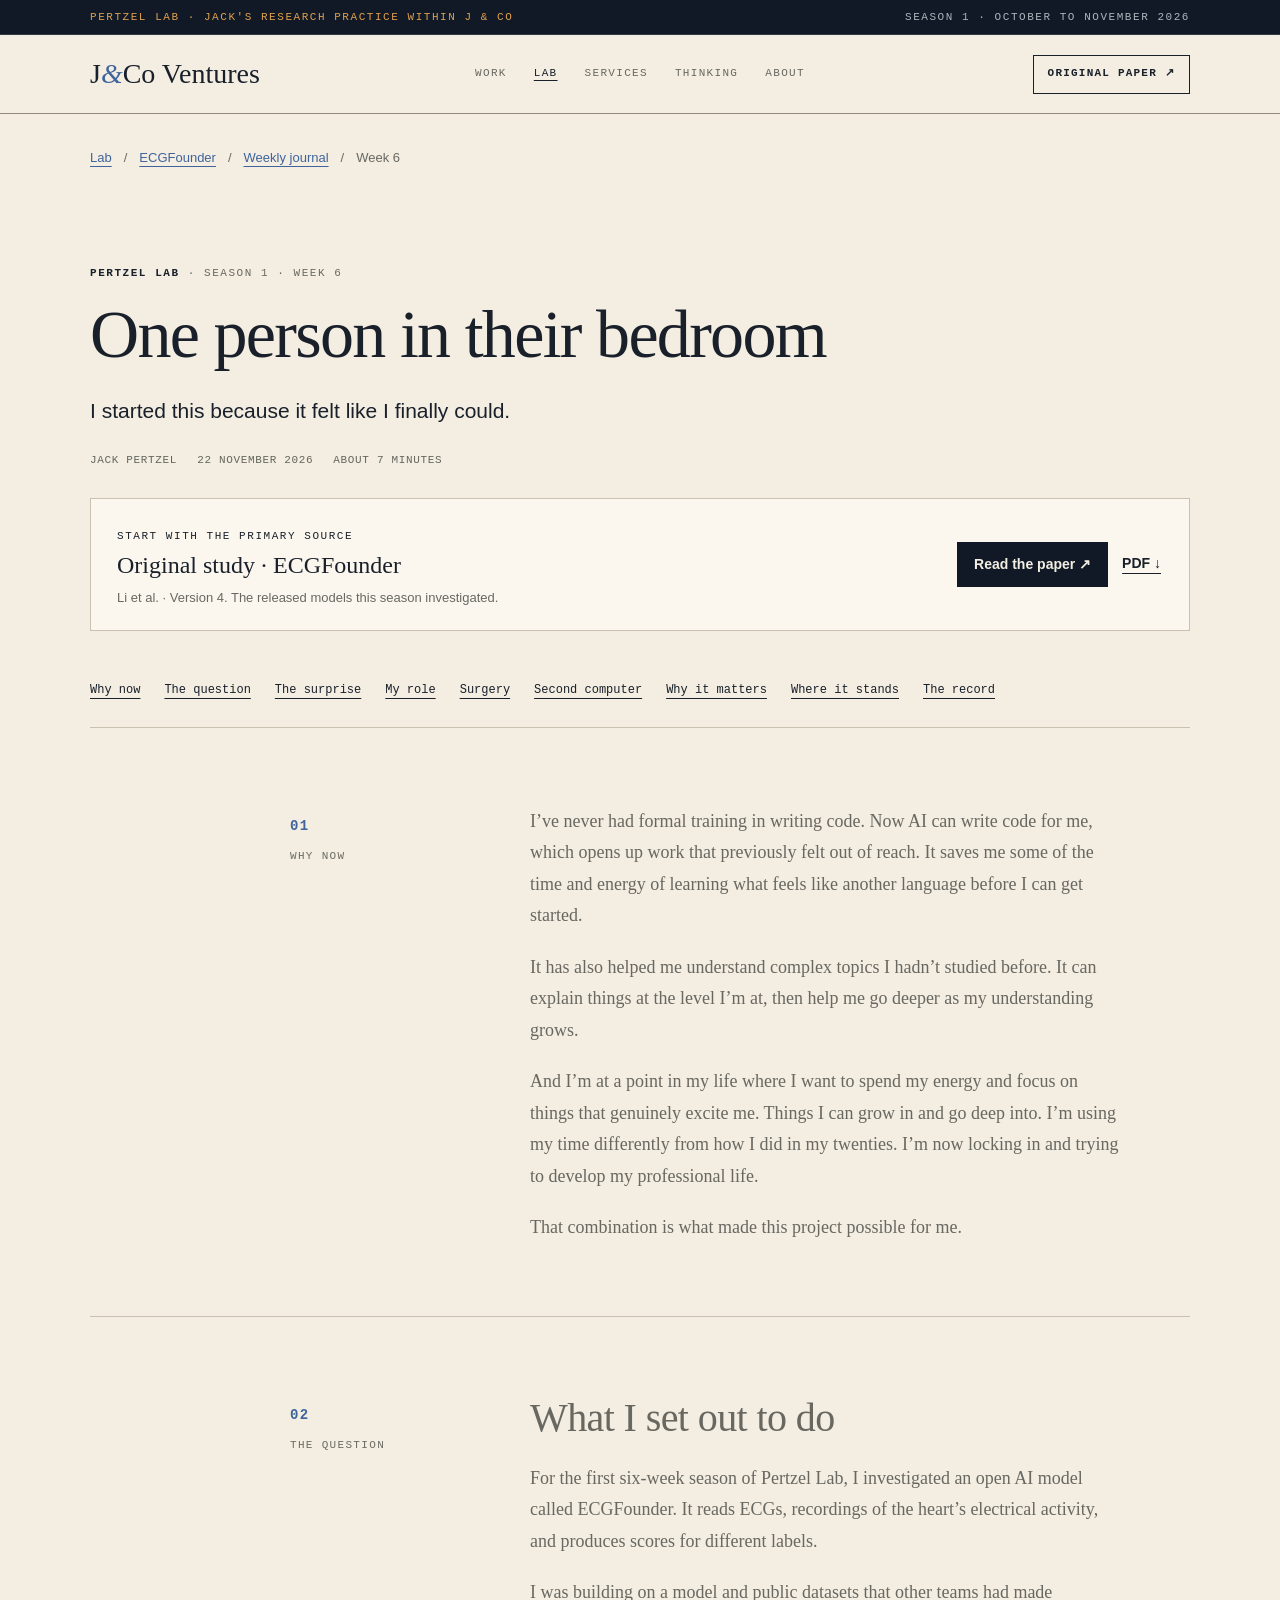
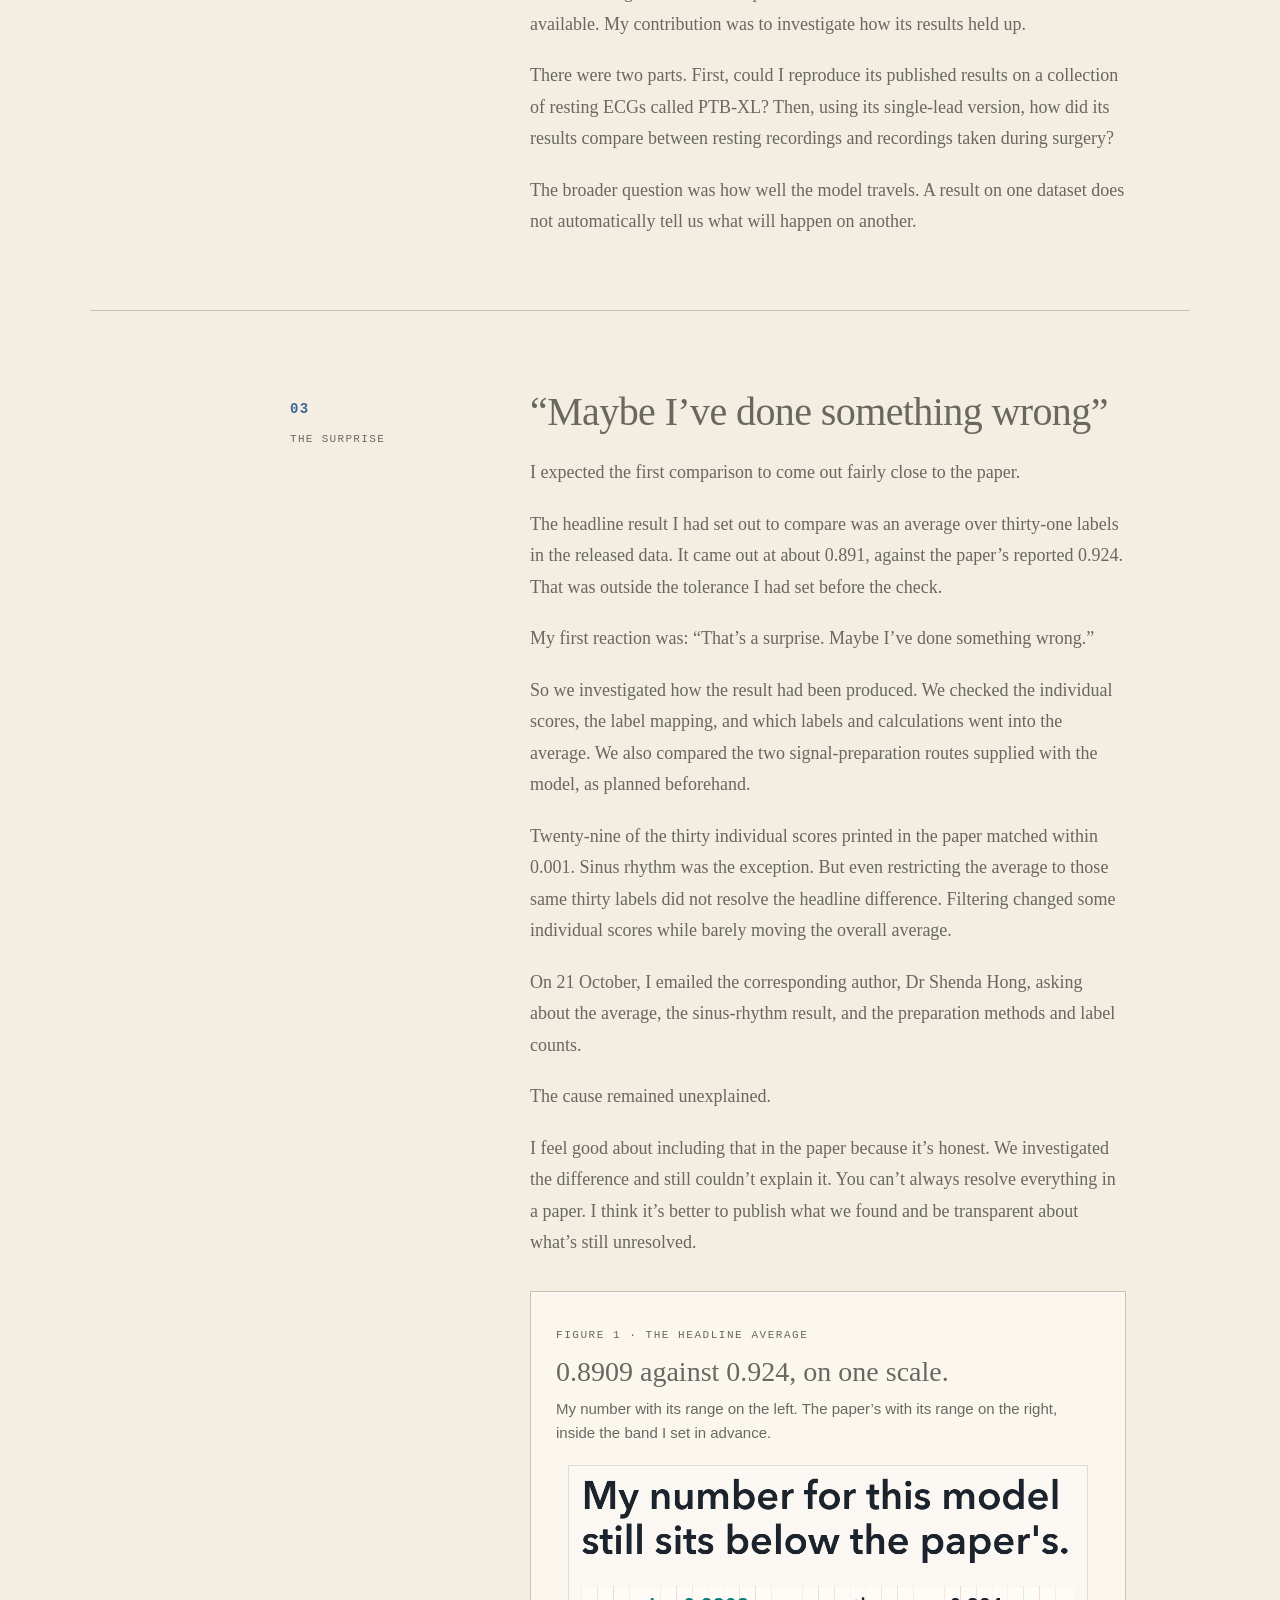
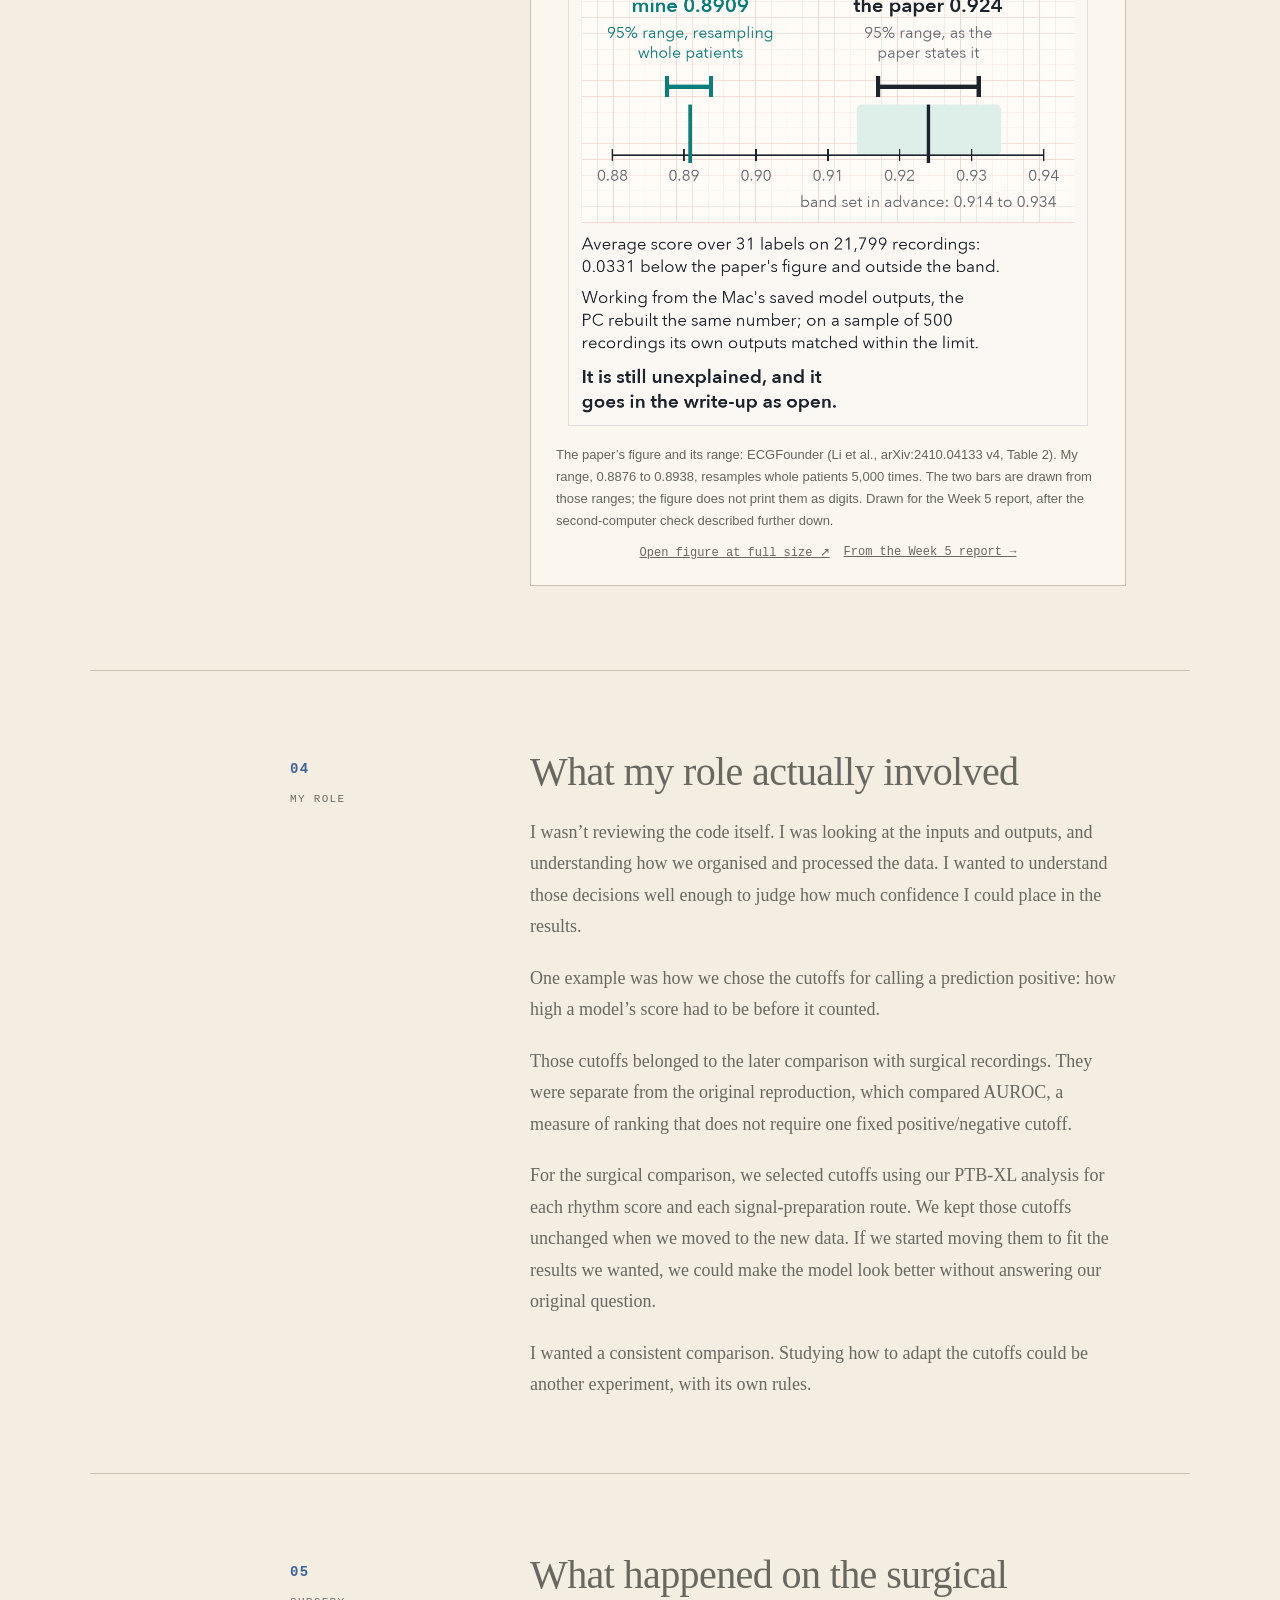
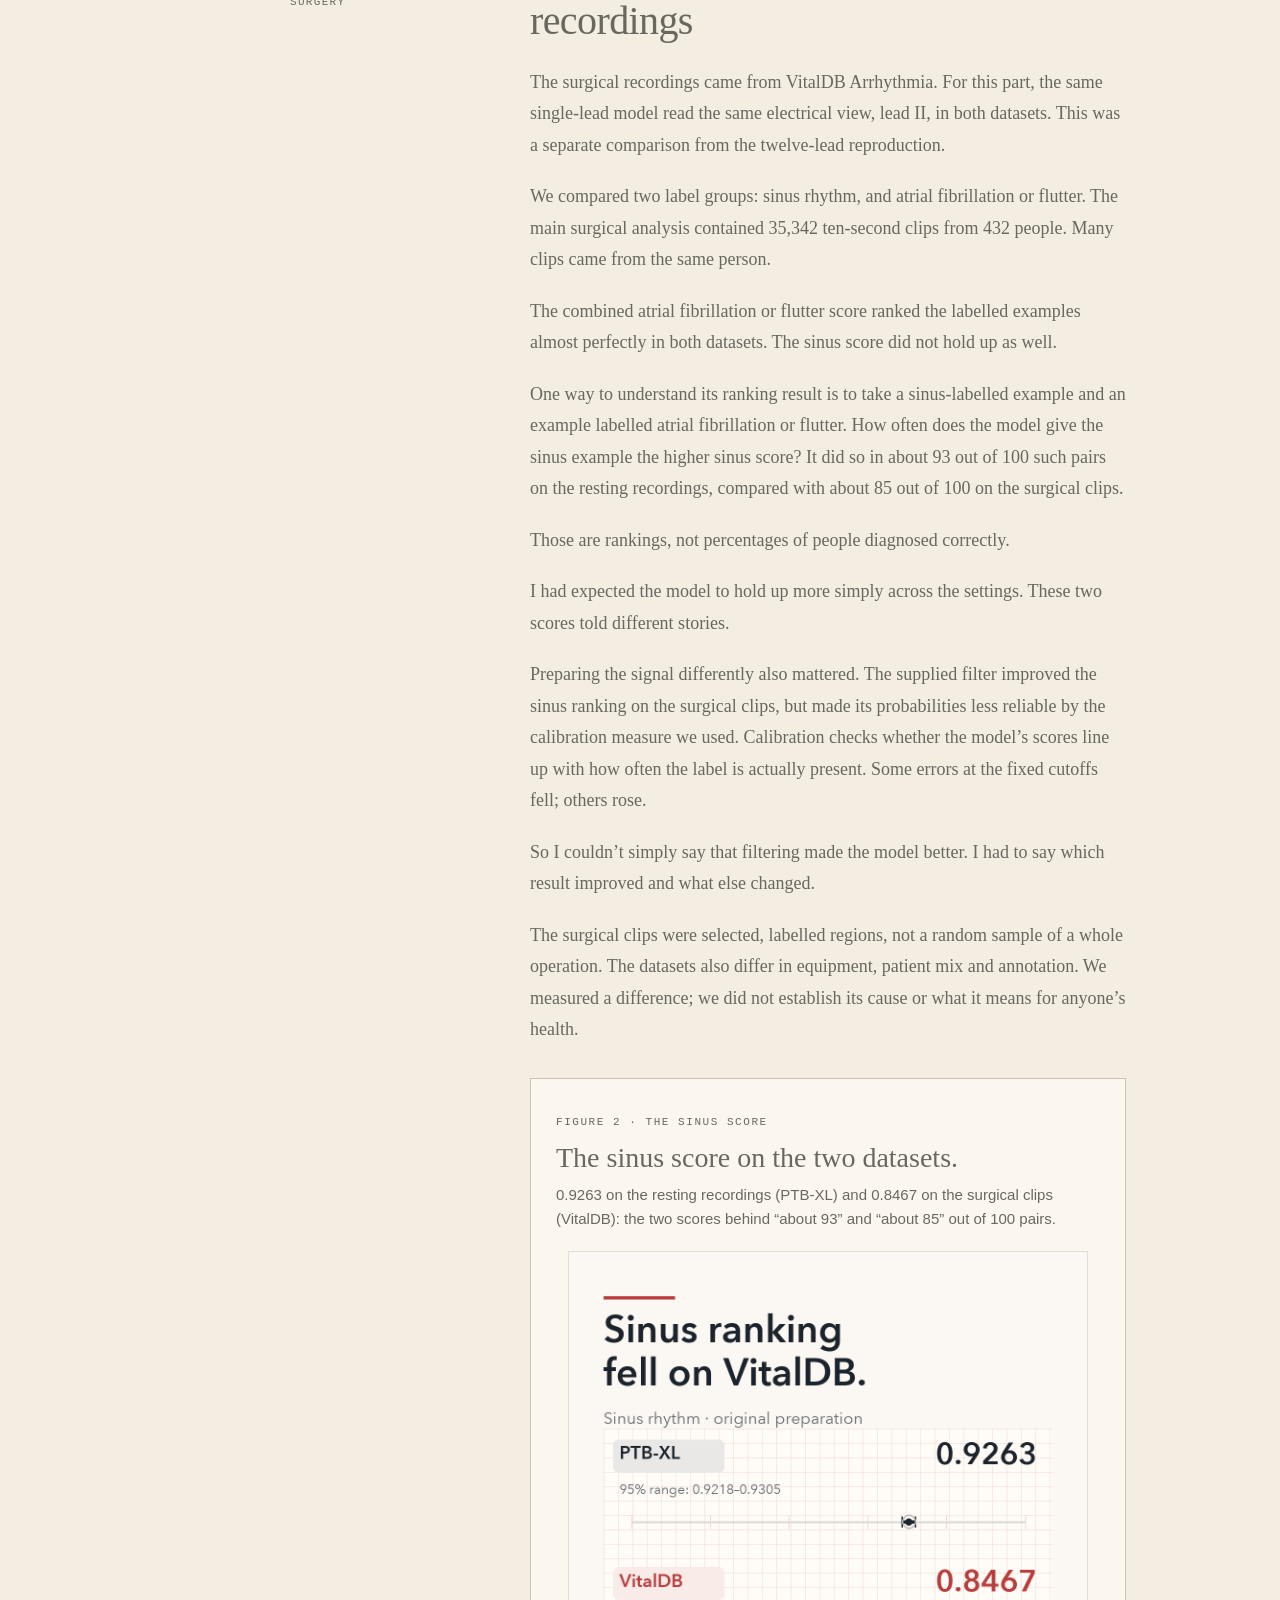
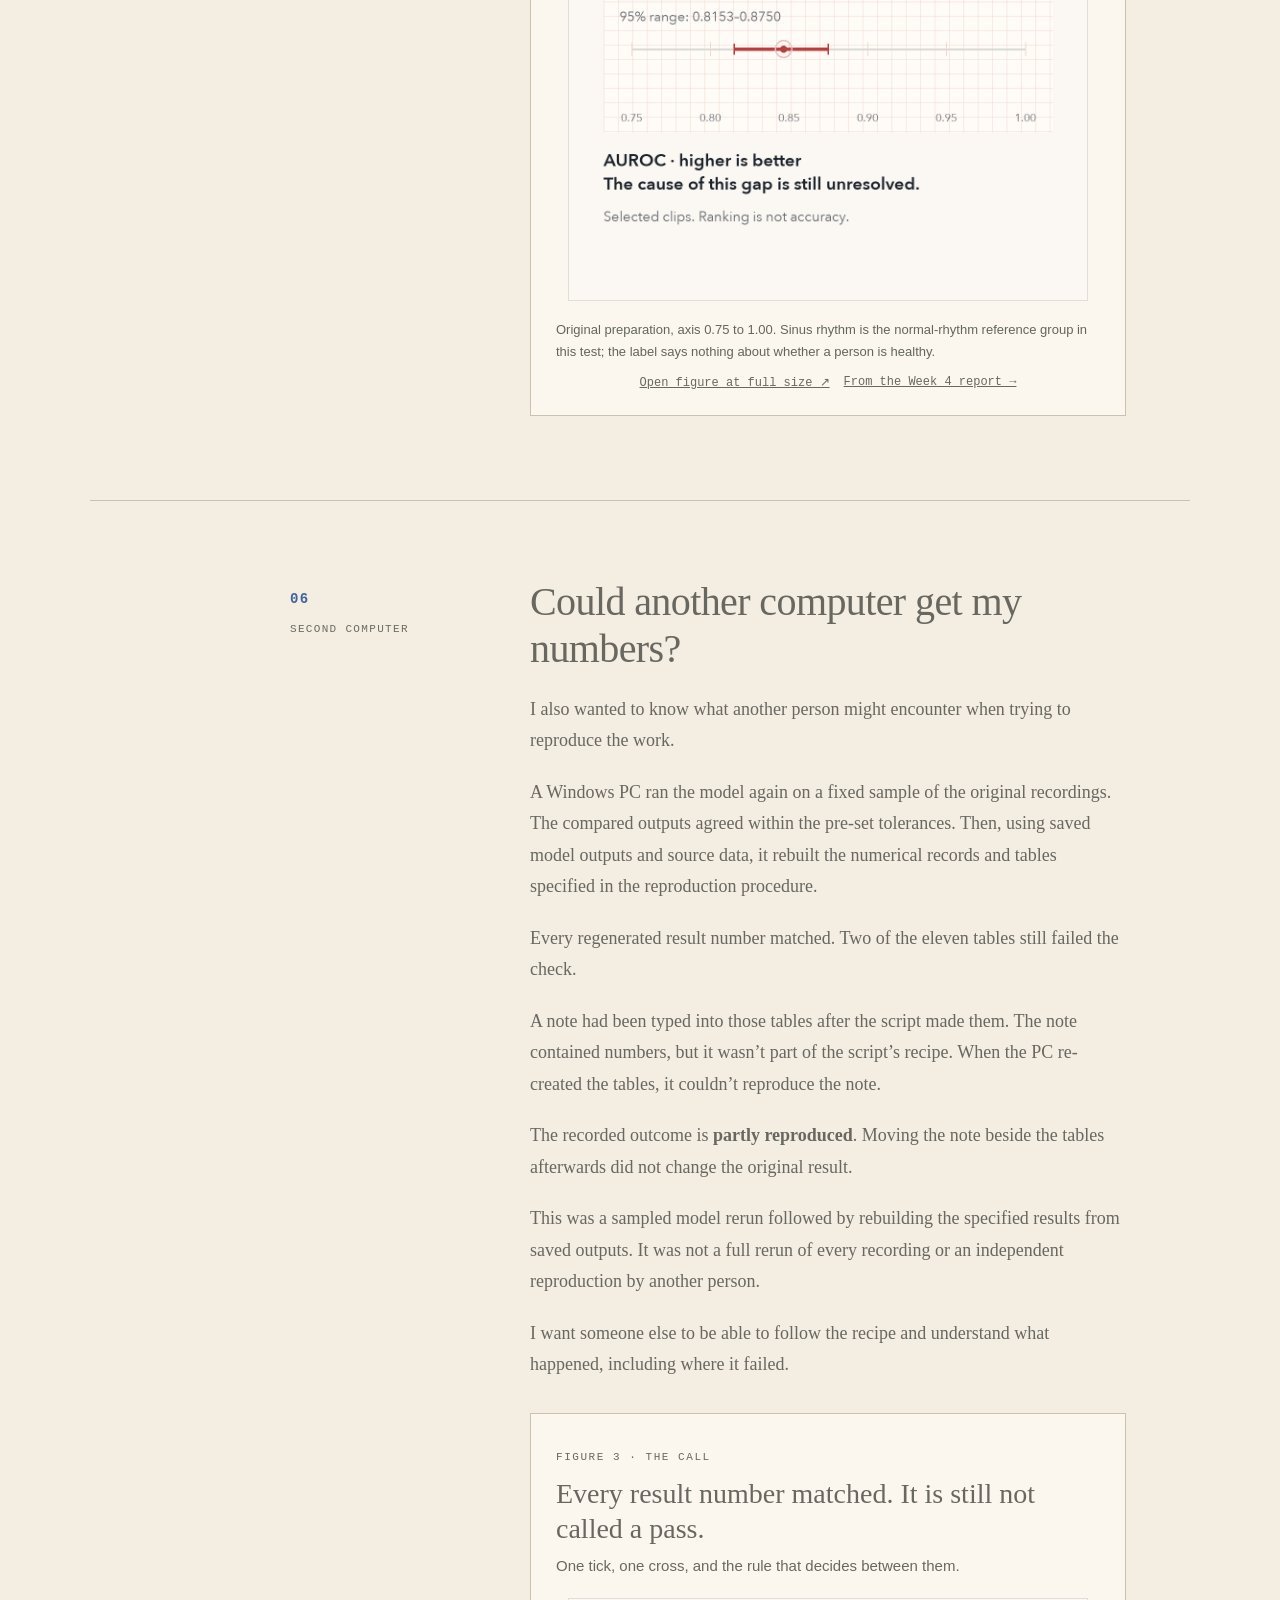
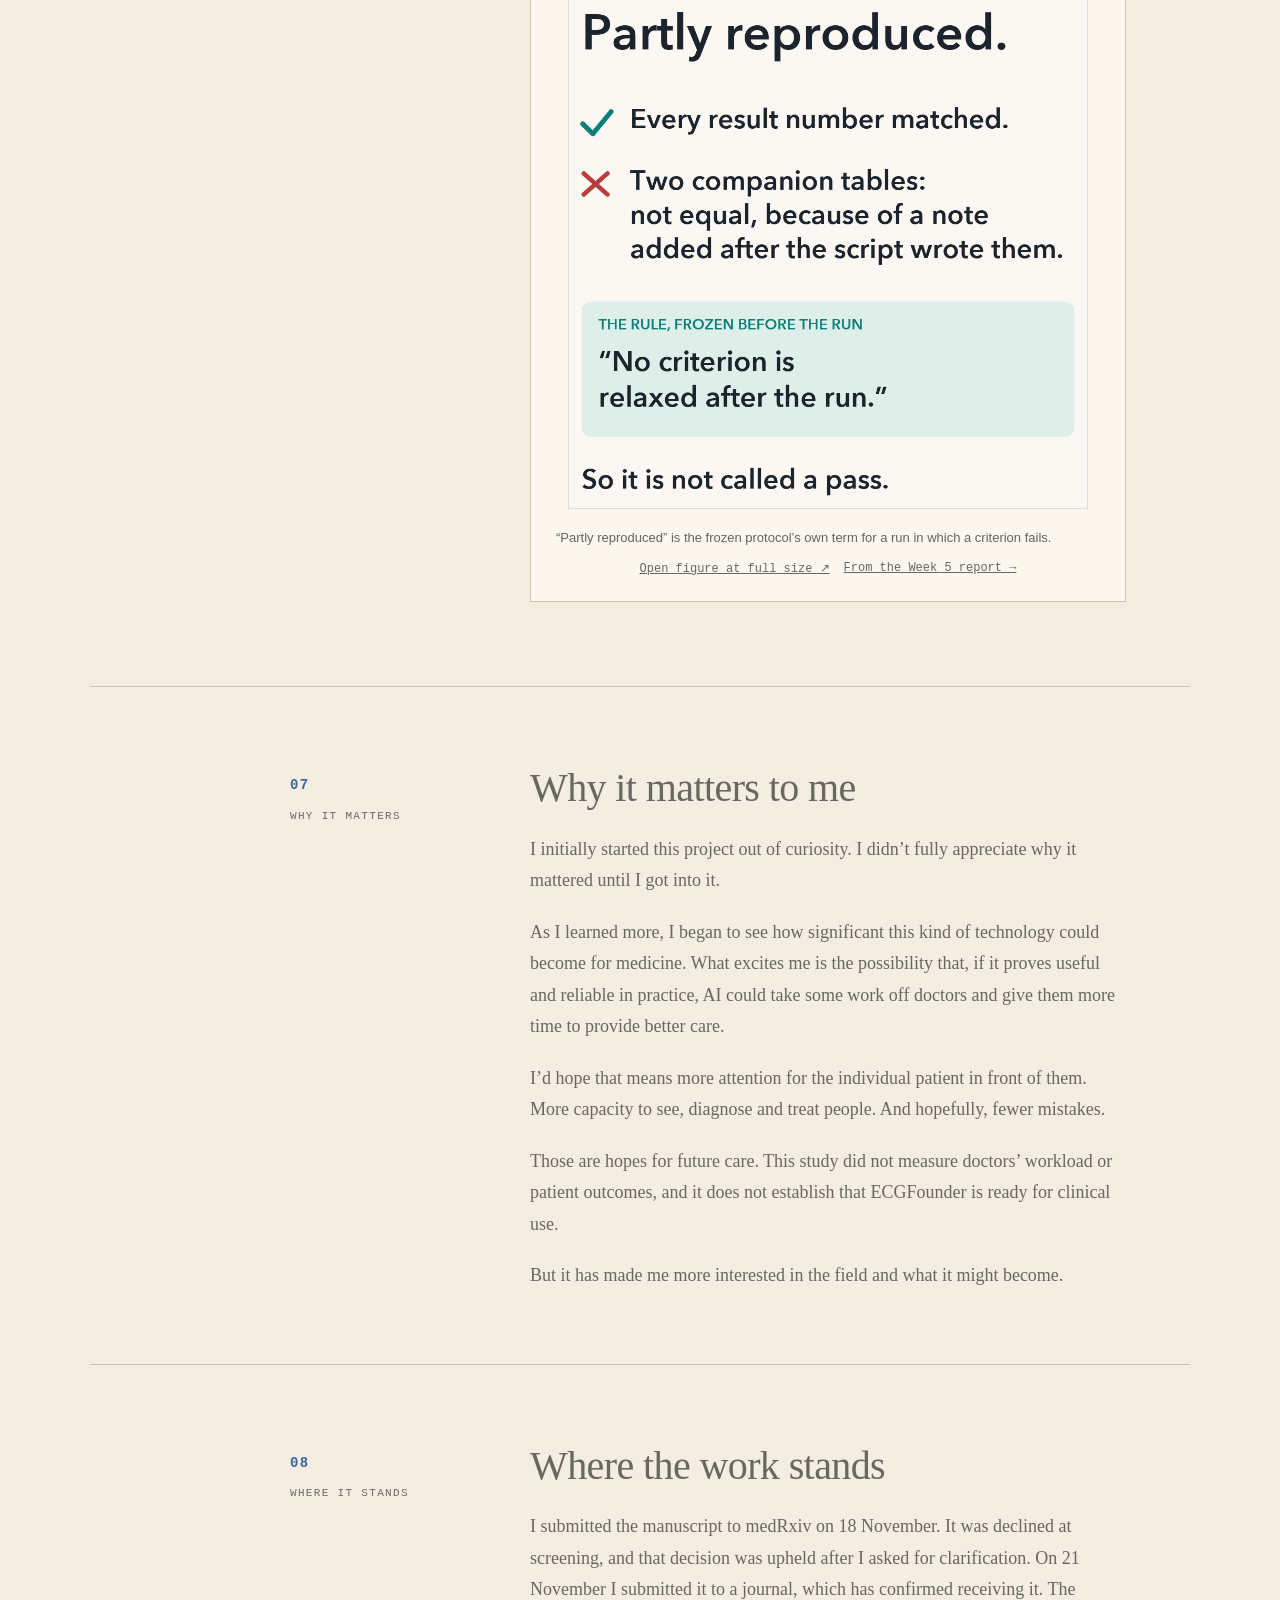
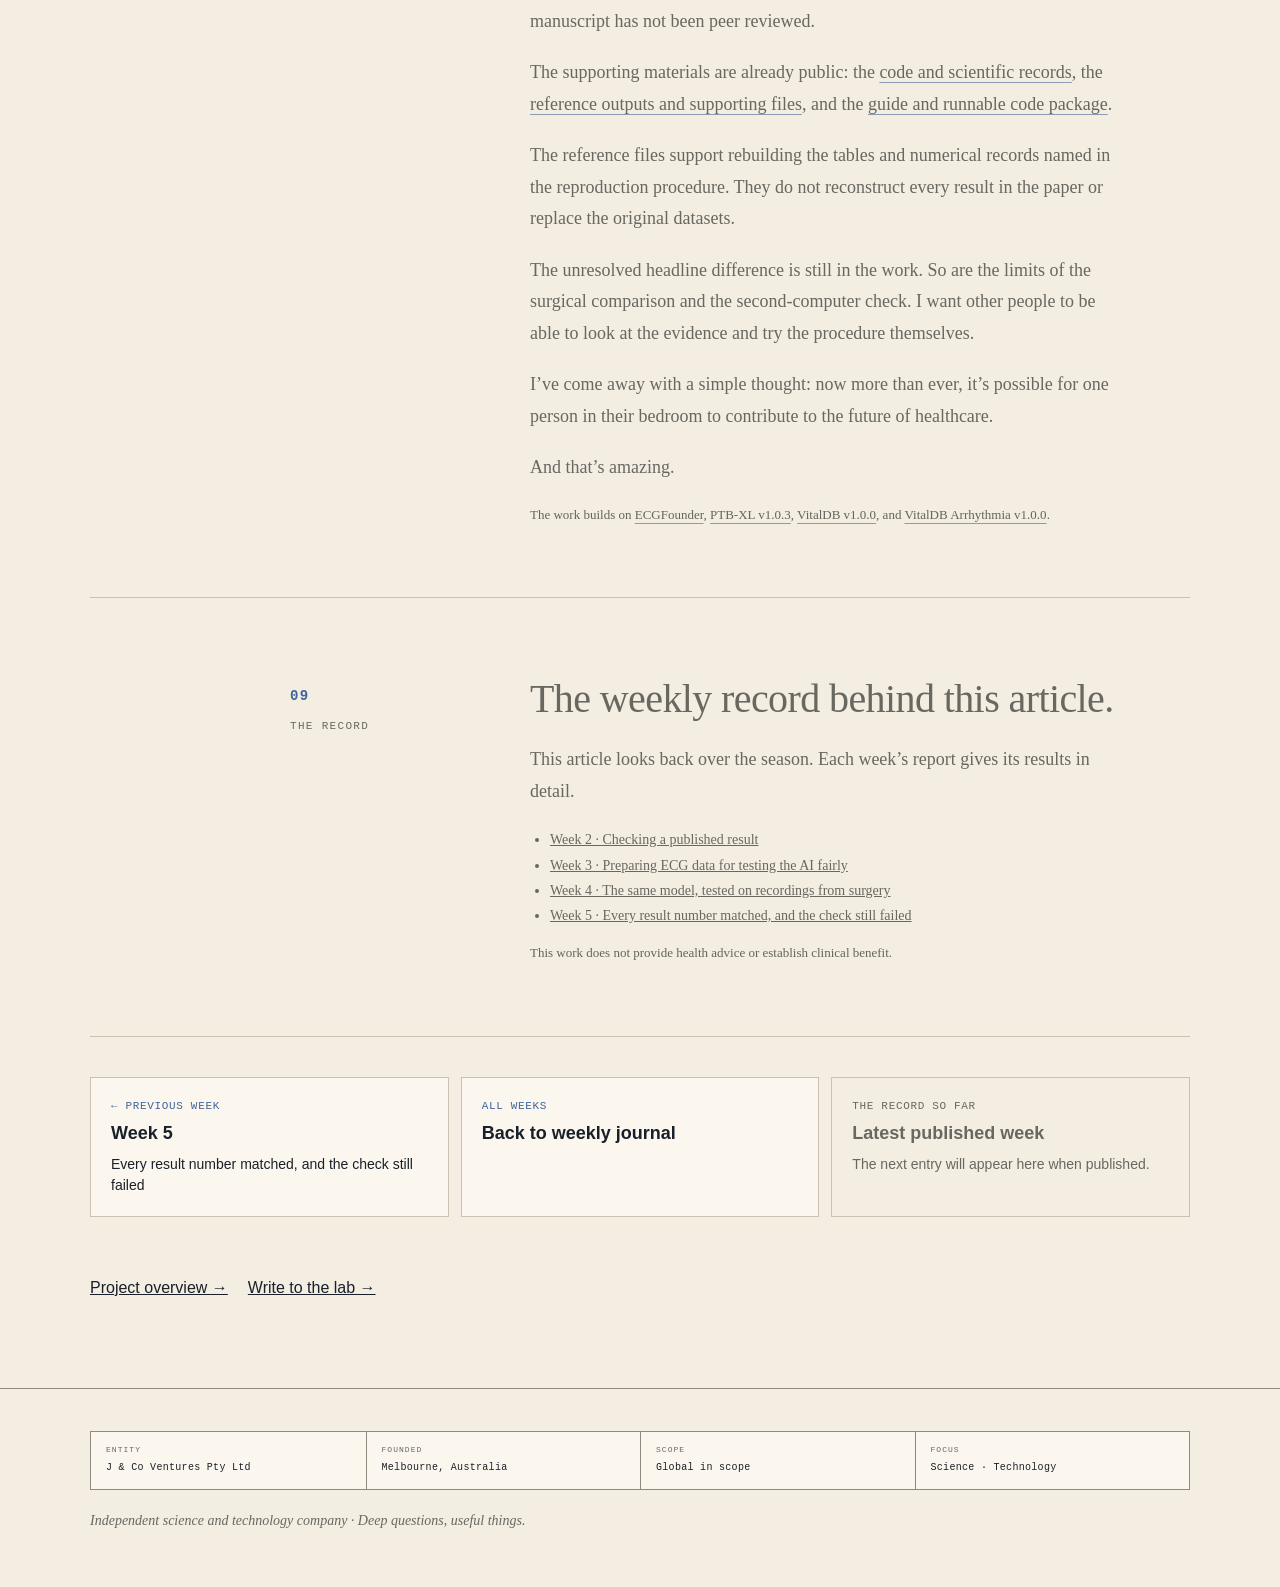
<file: lab/season-1-week-6.html>
<!DOCTYPE html>
<html lang="en">
<head>
<meta charset="utf-8">
<meta name="viewport" content="width=device-width, initial-scale=1">
<meta name="theme-color" content="#f3ede2">
<title>One person in their bedroom — Pertzel Lab</title>
<meta name="description" content="Season 1 of Pertzel Lab, in my own words. I investigated an open AI model called ECGFounder: could I reproduce its published results, and, using its single-lead version, how did its results compare between resting recordings and recordings taken during surgery? What matched, what did not, and what is still unexplained.">
<meta property="og:title" content="One person in their bedroom">
<meta property="og:description" content="Six weeks investigating an open ECG model: what matched, what did not, and what is still unexplained.">
<meta property="og:type" content="article">
<meta property="article:published_time" content="2026-11-22">
<meta property="og:url" content="https://jco.ventures/lab/season-1-week-6.html">
<meta property="og:image" content="https://jco.ventures/lab/assets/s1-reader-og.png">
<meta property="og:image:width" content="1200">
<meta property="og:image:height" content="630">
<meta property="og:image:alt" content="How well does an ECG model travel? An independent check of ECGFounder. Pertzel Lab, Season 1.">
<meta name="twitter:card" content="summary_large_image">
<meta name="twitter:image" content="https://jco.ventures/lab/assets/s1-reader-og.png">
<link rel="canonical" href="https://jco.ventures/lab/season-1-week-6.html">
<link rel="icon" href="data:image/svg+xml,%3Csvg xmlns='http://www.w3.org/2000/svg' viewBox='0 0 32 32'%3E%3Crect width='32' height='32' fill='%2312161b'/%3E%3Ctext x='16' y='22' font-family='Georgia,serif' font-style='italic' font-size='15' fill='%23ffb454' text-anchor='middle'%3EJ%26Co%3C/text%3E%3C/svg%3E">
<link rel="stylesheet" href="../assets/site.css">

<link rel="stylesheet" href="../assets/lab-reader.css">
<link rel="stylesheet" href="/assets/mobile-navigation.css">
<style>.still-figure img{display:block;width:100%;max-width:520px;height:auto;margin:0 auto;background:#fbf7f2;border:1px solid rgba(25,32,42,.12)}.still-figure .figure-tools{justify-content:center}.prose-list li{font-size:18px;line-height:1.75;margin:0 0 10px}@media(max-width:760px){.prose-list li{font-size:17px}}</style>
<script src="/assets/mobile-navigation.js" defer></script>
</head>
<body class="lab-reader"><a class="skip-link" href="#main-content">Skip to content</a><div class="masthead-strip">
    <div class="masthead-inner wrap micro">
      <span>Pertzel Lab · Jack&#x27;s research practice within J &amp; Co</span>
      <span>Season 1 · October to November 2026</span>
    </div>
  </div>
<header class="site-header" data-site-path="/lab/season-1-week-6.html">

<nav class="nav wrap" aria-label="Main navigation">
      <a class="wordmark" href="../">J<em>&amp;</em>Co Ventures</a>
      <div class="nav-links">
        <a href="../#work">Work</a>
        <a href="./" aria-current="true">Lab</a>
        <a href="../#services">Services</a>
        <a href="../#thinking">Thinking</a>
        <a href="../#about">About</a>
      </div>
      <a class="nav-cta" href="https://arxiv.org/html/2410.04133v4">Original paper ↗</a>

<div class="mobile-actions">
<a class="mobile-lab-link" href="/lab/" aria-current="true">Lab</a>
<details class="site-menu">
<summary aria-controls="site-menu-panel"><span class="menu-closed-label">Menu</span><span class="menu-open-label">Close</span><span class="menu-icon" aria-hidden="true"></span></summary>
<div class="site-menu-panel" id="site-menu-panel"><div class="site-menu-inner wrap">
<div class="site-menu-heading"><span class="site-menu-kicker">Explore J&amp;Co</span><span class="site-menu-location">Week 6</span></div>
<nav class="site-menu-links" aria-label="Mobile site navigation"><a href="/#work" data-section="work"><span>Our work</span><span aria-hidden="true">→</span></a><a href="/lab/" aria-current="true"><span>Lab</span><span aria-hidden="true">→</span></a><a href="/#services" data-section="services"><span>Services</span><span aria-hidden="true">→</span></a><a href="/#thinking" data-section="thinking"><span>Our thinking</span><span aria-hidden="true">→</span></a><a href="/#about" data-section="about"><span>About</span><span aria-hidden="true">→</span></a><a href="/#contact" data-section="contact"><span>Contact</span><span aria-hidden="true">→</span></a></nav>
<div class="site-menu-research"><span class="site-menu-kicker">Current research · ECGFounder</span><nav class="site-menu-links" aria-label="Research shortcuts"><a href="/lab/ecgfounder/"><span>ECGFounder project</span><span aria-hidden="true">→</span></a><a href="/lab/ecgfounder/journal/"><span>Weekly journal</span><span aria-hidden="true">→</span></a><a href="https://arxiv.org/html/2410.04133v4"><span>Original paper</span><span aria-hidden="true">↗</span></a></nav></div>
<a class="site-menu-contact" href="mailto:hello@jco.ventures?subject=Project%20conversation%20with%20J%20%26%20Co"><span>Discuss a project</span><span aria-hidden="true">↗</span></a>
</div></div></details></div>
</nav>

</header>
<main id="main-content"><div class="wrap">
<nav class="lab-post-context" aria-label="Research navigation"><a href="/lab/">Lab</a><span aria-hidden="true">/</span><a href="/lab/ecgfounder/">ECGFounder</a><span aria-hidden="true">/</span><a href="/lab/ecgfounder/journal/">Weekly journal</a><span aria-hidden="true">/</span><span aria-current="page">Week 6</span></nav>
<header class="reader-hero">
<p class="eyebrow"><strong>Pertzel Lab</strong> · Season 1 · Week 6
</p>
<h1 data-a="0">One person in their bedroom
</h1>
<p class="intro" data-a="2">I started this because it felt like I finally could.
</p>
<p class="byline"><span>Jack Pertzel</span><time datetime="2026-11-22">22 November 2026</time><span>About 7 minutes</span>
</p>
<aside class="paper-source" aria-label="Original research paper"><div><span class="micro">Start with the primary source</span><strong>Original study · ECGFounder</strong>
<p>Li et al. · Version 4. The released models this season investigated.
</p></div><div class="source-actions"><a class="read-paper" href="https://arxiv.org/html/2410.04133v4">Read the paper ↗</a><a href="https://arxiv.org/pdf/2410.04133v4">PDF ↓</a></div>
</aside>
</header>
<nav class="reader-jump" aria-label="On this page"><a href="#why-now">Why now</a><a href="#question">The question</a><a href="#surprise">The surprise</a><a href="#role">My role</a><a href="#surgery">Surgery</a><a href="#second-computer">Second computer</a><a href="#why-it-matters">Why it matters</a><a href="#status">Where it stands</a><a href="#record">The record</a>
</nav>
<section class="read-section" id="why-now"><div class="section-intro"><div class="section-label"><b>01</b>Why now</div><div class="reading">
<p data-a="3">I’ve never had formal training in writing code. Now AI can write code for me, which opens up work that previously felt out of reach. It saves me some of the time and energy of learning what feels like another language before I can get started.
</p>
<p data-a="4">It has also helped me understand complex topics I hadn’t studied before. It can explain things at the level I’m at, then help me go deeper as my understanding grows.
</p>
<p data-a="5">And I’m at a point in my life where I want to spend my energy and focus on things that genuinely excite me. Things I can grow in and go deep into. I’m using my time differently from how I did in my twenties. I’m now locking in and trying to develop my professional life.
</p>
<p data-a="6">That combination is what made this project possible for me.
</p>
</div></div>
</section>
<section class="read-section" id="question"><div class="section-intro"><div class="section-label"><b>02</b>The question</div><div class="reading">
<h2 data-a="7">What I set out to do
</h2>
<p data-a="8">For the first six-week season of Pertzel Lab, I investigated an open AI model called ECGFounder. It reads ECGs, recordings of the heart’s electrical activity, and produces scores for different labels.
</p>
<p data-a="9">I was building on a model and public datasets that other teams had made available. My contribution was to investigate how its results held up.
</p>
<p data-a="10">There were two parts. First, could I reproduce its published results on a collection of resting ECGs called PTB-XL? Then, using its single-lead version, how did its results compare between resting recordings and recordings taken during surgery?
</p>
<p data-a="11">The broader question was how well the model travels. A result on one dataset does not automatically tell us what will happen on another.
</p>
</div></div>
</section>
<section class="read-section" id="surprise"><div class="section-intro"><div class="section-label"><b>03</b>The surprise</div><div class="reading">
<h2 data-a="12">“Maybe I’ve done something wrong”
</h2>
<p data-a="13">I expected the first comparison to come out fairly close to the paper.
</p>
<p data-a="14">The headline result I had set out to compare was an average over thirty-one labels in the released data. It came out at about 0.891, against the paper’s reported 0.924. That was outside the tolerance I had set before the check.
</p>
<p data-a="15">My first reaction was: “That’s a surprise. Maybe I’ve done something wrong.”
</p>
<p data-a="16">So we investigated how the result had been produced. We checked the individual scores, the label mapping, and which labels and calculations went into the average. We also compared the two signal-preparation routes supplied with the model, as planned beforehand.
</p>
<p data-a="17">Twenty-nine of the thirty individual scores printed in the paper matched within 0.001. Sinus rhythm was the exception. But even restricting the average to those same thirty labels did not resolve the headline difference. Filtering changed some individual scores while barely moving the overall average.
</p>
<p data-a="18">On 21 October, I emailed the corresponding author, Dr Shenda Hong, asking about the average, the sinus-rhythm result, and the preparation methods and label counts.
</p>
<p data-a="19">The cause remained unexplained.
</p>
<p data-a="20">I feel good about including that in the paper because it’s honest. We investigated the difference and still couldn’t explain it. You can’t always resolve everything in a paper. I think it’s better to publish what we found and be transparent about what’s still unresolved.
</p>
<figure class="reader-figure still-figure" id="figure-1"><span class="micro">Figure 1 · The headline average</span>
<h3>0.8909 against 0.924, on one scale.</h3>
<p class="figure-lede">My number with its range on the left. The paper’s with its range on the right, inside the band I set in advance.</p>
<img src="assets/week5-site-v3-9.png" alt="My number for this model still sits below the paper’s. A scale from 0.88 to 0.94. Mine, 0.8909, with a short bar for its 95% range, resampling whole patients, sits to the left. The paper’s, 0.924, with a short bar for its 95% range as the paper states it, sits inside a shaded band set in advance, 0.914 to 0.934. Average score over 31 labels on 21,799 recordings: 0.0331 below the paper’s figure and outside the band. Working from the Mac’s saved model outputs, the PC rebuilt the same number; on a sample of 500 recordings its own outputs matched within the limit. It is still unexplained, and it goes in the write-up as open." width="985" height="1064" loading="lazy">
<figcaption>The paper’s figure and its range: ECGFounder (Li et al., arXiv:2410.04133 v4, Table 2). My range, 0.8876 to 0.8938, resamples whole patients 5,000 times. The two bars are drawn from those ranges; the figure does not print them as digits. Drawn for the Week 5 report, after the second-computer check described further down.</figcaption><div class="figure-tools"><a href="assets/week5-site-v3-9.png">Open figure at full size ↗</a><a href="/lab/season-1-week-5.html#open">From the Week 5 report →</a></div>
</figure>
</div></div>
</section>
<section class="read-section" id="role"><div class="section-intro"><div class="section-label"><b>04</b>My role</div><div class="reading">
<h2 data-a="21">What my role actually involved
</h2>
<p data-a="22">I wasn’t reviewing the code itself. I was looking at the inputs and outputs, and understanding how we organised and processed the data. I wanted to understand those decisions well enough to judge how much confidence I could place in the results.
</p>
<p data-a="23">One example was how we chose the cutoffs for calling a prediction positive: how high a model’s score had to be before it counted.
</p>
<p data-a="24">Those cutoffs belonged to the later comparison with surgical recordings. They were separate from the original reproduction, which compared AUROC, a measure of ranking that does not require one fixed positive/negative cutoff.
</p>
<p data-a="25">For the surgical comparison, we selected cutoffs using our PTB-XL analysis for each rhythm score and each signal-preparation route. We kept those cutoffs unchanged when we moved to the new data. If we started moving them to fit the results we wanted, we could make the model look better without answering our original question.
</p>
<p data-a="26">I wanted a consistent comparison. Studying how to adapt the cutoffs could be another experiment, with its own rules.
</p>
</div></div>
</section>
<section class="read-section" id="surgery"><div class="section-intro"><div class="section-label"><b>05</b>Surgery</div><div class="reading">
<h2 data-a="27">What happened on the surgical recordings
</h2>
<p data-a="28">The surgical recordings came from VitalDB Arrhythmia. For this part, the same single-lead model read the same electrical view, lead II, in both datasets. This was a separate comparison from the twelve-lead reproduction.
</p>
<p data-a="29">We compared two label groups: sinus rhythm, and atrial fibrillation or flutter. The main surgical analysis contained 35,342 ten-second clips from 432 people. Many clips came from the same person.
</p>
<p data-a="30">The combined atrial fibrillation or flutter score ranked the labelled examples almost perfectly in both datasets. The sinus score did not hold up as well.
</p>
<p data-a="31">One way to understand its ranking result is to take a sinus-labelled example and an example labelled atrial fibrillation or flutter. How often does the model give the sinus example the higher sinus score? It did so in about 93 out of 100 such pairs on the resting recordings, compared with about 85 out of 100 on the surgical clips.
</p>
<p data-a="32">Those are rankings, not percentages of people diagnosed correctly.
</p>
<p data-a="33">I had expected the model to hold up more simply across the settings. These two scores told different stories.
</p>
<p data-a="34">Preparing the signal differently also mattered. The supplied filter improved the sinus ranking on the surgical clips, but made its probabilities less reliable by the calibration measure we used. Calibration checks whether the model’s scores line up with how often the label is actually present. Some errors at the fixed cutoffs fell; others rose.
</p>
<p data-a="35">So I couldn’t simply say that filtering made the model better. I had to say which result improved and what else changed.
</p>
<p data-a="36">The surgical clips were selected, labelled regions, not a random sample of a whole operation. The datasets also differ in equipment, patient mix and annotation. We measured a difference; we did not establish its cause or what it means for anyone’s health.
</p>
<figure class="reader-figure still-figure" id="figure-2"><span class="micro">Figure 2 · The sinus score</span>
<h3>The sinus score on the two datasets.</h3>
<p class="figure-lede">0.9263 on the resting recordings (PTB-XL) and 0.8467 on the surgical clips (VitalDB): the two scores behind “about 93” and “about 85” out of 100 pairs.</p>
<img src="assets/week4-site-5.png" alt="Sinus ranking fell on VitalDB. Sinus rhythm, original preparation. PTB-XL: 0.9263, 95% range 0.9218 to 0.9305. VitalDB: 0.8467, 95% range 0.8153 to 0.8750. Both are marked on a scale from 0.75 to 1.00. AUROC, higher is better. The cause of this gap is still unresolved. Selected clips. Ranking is not accuracy." width="1080" height="1350" loading="lazy">
<figcaption>Original preparation, axis 0.75 to 1.00. Sinus rhythm is the normal-rhythm reference group in this test; the label says nothing about whether a person is healthy.</figcaption><div class="figure-tools"><a href="assets/week4-site-5.png">Open figure at full size ↗</a><a href="/lab/season-1-week-4.html">From the Week 4 report →</a></div>
</figure>
</div></div>
</section>
<section class="read-section" id="second-computer"><div class="section-intro"><div class="section-label"><b>06</b>Second computer</div><div class="reading">
<h2 data-a="37">Could another computer get my numbers?
</h2>
<p data-a="38">I also wanted to know what another person might encounter when trying to reproduce the work.
</p>
<p data-a="39">A Windows PC ran the model again on a fixed sample of the original recordings. The compared outputs agreed within the pre-set tolerances. Then, using saved model outputs and source data, it rebuilt the numerical records and tables specified in the reproduction procedure.
</p>
<p data-a="40">Every regenerated result number matched. Two of the eleven tables still failed the check.
</p>
<p data-a="41">A note had been typed into those tables after the script made them. The note contained numbers, but it wasn’t part of the script’s recipe. When the PC re-created the tables, it couldn’t reproduce the note.
</p>
<p data-a="42">The recorded outcome is <strong>partly reproduced</strong>. Moving the note beside the tables afterwards did not change the original result.
</p>
<p data-a="43">This was a sampled model rerun followed by rebuilding the specified results from saved outputs. It was not a full rerun of every recording or an independent reproduction by another person.
</p>
<p data-a="44">I want someone else to be able to follow the recipe and understand what happened, including where it failed.
</p>
<figure class="reader-figure still-figure" id="figure-3"><span class="micro">Figure 3 · The call</span>
<h3>Every result number matched. It is still not called a pass.</h3>
<p class="figure-lede">One tick, one cross, and the rule that decides between them.</p>
<img src="assets/week5-site-v3-8.png" alt="Partly reproduced. A tick beside: Every result number matched. A cross beside: Two companion tables: not equal, because of a note added after the script wrote them. A tinted box holds the rule, frozen before the run: “No criterion is relaxed after the run.” So it is not called a pass." width="985" height="969" loading="lazy">
<figcaption>“Partly reproduced” is the frozen protocol’s own term for a run in which a criterion fails.</figcaption><div class="figure-tools"><a href="assets/week5-site-v3-8.png">Open figure at full size ↗</a><a href="/lab/season-1-week-5.html#call">From the Week 5 report →</a></div>
</figure>
</div></div>
</section>
<section class="read-section" id="why-it-matters"><div class="section-intro"><div class="section-label"><b>07</b>Why it matters</div><div class="reading">
<h2 data-a="45">Why it matters to me
</h2>
<p data-a="46">I initially started this project out of curiosity. I didn’t fully appreciate why it mattered until I got into it.
</p>
<p data-a="47">As I learned more, I began to see how significant this kind of technology could become for medicine. What excites me is the possibility that, if it proves useful and reliable in practice, AI could take some work off doctors and give them more time to provide better care.
</p>
<p data-a="48">I’d hope that means more attention for the individual patient in front of them. More capacity to see, diagnose and treat people. And hopefully, fewer mistakes.
</p>
<p data-a="49">Those are hopes for future care. This study did not measure doctors’ workload or patient outcomes, and it does not establish that ECGFounder is ready for clinical use.
</p>
<p data-a="50">But it has made me more interested in the field and what it might become.
</p>
</div></div>
</section>
<section class="read-section" id="status"><div class="section-intro"><div class="section-label"><b>08</b>Where it stands</div><div class="reading">
<h2 data-a="51">Where the work stands
</h2>
<p data-a="52">I submitted the manuscript to medRxiv on 18 November. It was declined at screening, and that decision was upheld after I asked for clarification. On 21 November I submitted it to a journal, which has confirmed receiving it. The manuscript has not been peer reviewed.
</p>
<p data-a="53">The supporting materials are already public: the <a href="https://doi.org/10.5281/zenodo.24307491">code and scientific records</a>, the <a href="https://doi.org/10.5281/zenodo.24308910">reference outputs and supporting files</a>, and the <a href="https://github.com/jackpertzel-ai/ecg-reproduction">guide and runnable code package</a>.
</p>
<p data-a="54">The reference files support rebuilding the tables and numerical records named in the reproduction procedure. They do not reconstruct every result in the paper or replace the original datasets.
</p>
<p data-a="55">The unresolved headline difference is still in the work. So are the limits of the surgical comparison and the second-computer check. I want other people to be able to look at the evidence and try the procedure themselves.
</p>
<p data-a="56">I’ve come away with a simple thought: now more than ever, it’s possible for one person in their bedroom to contribute to the future of healthcare.
</p>
<p data-a="57">And that’s amazing.
</p>
<p class="small" data-a="58">The work builds on <a href="https://arxiv.org/abs/2410.04133">ECGFounder</a>, <a href="https://doi.org/10.13026/kfzx-aw45">PTB-XL v1.0.3</a>, <a href="https://doi.org/10.13026/czw8-9p62">VitalDB v1.0.0</a>, and <a href="https://doi.org/10.13026/axd6-wm13">VitalDB Arrhythmia v1.0.0</a>.
</p>
</div></div>
</section>
<section class="read-section" id="record"><div class="section-intro"><div class="section-label"><b>09</b>The record</div><div class="reading">
<h2>The weekly record behind this article.
</h2>
<p>This article looks back over the season. Each week’s report gives its results in detail.
</p>
<ul class="source-list">
<li><a href="/lab/season-1-week-2.html">Week 2 · Checking a published result</a>
</li>
<li><a href="/lab/season-1-week-3.html">Week 3 · Preparing ECG data for testing the AI fairly</a>
</li>
<li><a href="/lab/season-1-week-4.html">Week 4 · The same model, tested on recordings from surgery</a>
</li>
<li><a href="/lab/season-1-week-5.html">Week 5 · Every result number matched, and the check still failed</a>
</li>
</ul>
<p class="small">This work does not provide health advice or establish clinical benefit.
</p></div></div>
</section><nav class="week-navigation" aria-label="Week navigation">
  <a class="week-nav-item" href="/lab/season-1-week-5.html" rel="prev"><span class="week-nav-label">← Previous week</span><strong>Week 5</strong><span>Every result number matched, and the check still failed</span></a>
  <a class="week-nav-item week-nav-journal" href="/lab/ecgfounder/journal/"><span class="week-nav-label">All weeks</span><strong>Back to weekly journal</strong></a>
  <div class="week-nav-item week-nav-boundary"><span class="week-nav-label">The record so far</span><strong>Latest published week</strong><span>The next entry will appear here when published.</span></div>
</nav><div class="article-end"><a href="/lab/ecgfounder/">Project overview →</a><a href="mailto:hello@jco.ventures?subject=Pertzel%20Lab%20Week%206">Write to the lab →</a></div></div>
</main><footer id="contact">
    <div class="wrap">
      <div class="footer-grid" aria-label="J and Co Ventures company details">
        <div class="footer-cell"><span class="k">Entity</span><span class="v">J &amp; Co Ventures Pty Ltd</span></div>
        <div class="footer-cell"><span class="k">Founded</span><span class="v">Melbourne, Australia</span></div>
        <div class="footer-cell"><span class="k">Scope</span><span class="v">Global in scope</span></div>
        <div class="footer-cell"><span class="k">Focus</span><span class="v">Science · Technology</span></div>
      </div>

<p class="footer-note">Independent science and technology company · Deep questions, useful things.
</p>
    </div>
  </footer><!-- Cloudflare Web Analytics --><script type="module" src="https://static.cloudflareinsights.com/beacon.min.js" data-cf-beacon='{"token": "a05a8e57742f431893a7942d96ac429e"}'></script><!-- End Cloudflare Web Analytics -->
</body></html>
</file>
<file: assets/site.css>
:root {
      --paper: #f3ede2;
      --paper-bright: #fbf7ee;
      --paper-deep: #e7dece;
      --ink: #19202a;
      --muted: #686861;
      --line: #cbc1b1;
      --line-strong: #91897d;
      --night: #101925;
      --night-raised: #162335;
      --night-ink: #f3eee4;
      --night-muted: #adb5bd;
      --gold: #e0a04e;
      --cobalt: #3f649c;
      --serif: Georgia, "Times New Roman", Times, serif;
      --sans: "Segoe UI", Helvetica, Arial, sans-serif;
      --mono: "Cascadia Code", Consolas, "SFMono-Regular", monospace;
      --measure: 1240px;
    }

    * { box-sizing: border-box; }
    html { scroll-behavior: smooth; }
    body {
      margin: 0;
      overflow-x: hidden;
      color: var(--ink);
      background: var(--paper);
      font-family: var(--sans);
      font-size: 16px;
      line-height: 1.62;
      -webkit-font-smoothing: antialiased;
    }

    img { display: block; max-width: 100%; }
    a { color: inherit; }
    ::selection { color: var(--night-ink); background: var(--cobalt); }
    :focus-visible { outline: 3px solid var(--gold); outline-offset: 4px; }
    section { scroll-margin-top: 110px; }

    .skip-link {
      position: fixed;
      top: 12px;
      left: 18px;
      z-index: 100;
      padding: 10px 14px;
      color: var(--night-ink);
      background: var(--night);
      font-family: var(--mono);
      font-size: 12px;
      text-decoration: none;
      transform: translateY(-180%);
    }
    .skip-link:focus { transform: none; }

    .wrap {
      width: min(var(--measure), calc(100% - 72px));
      margin-inline: auto;
    }

    .eyebrow,
    .micro,
    .section-number,
    .status,
.evidence,
figcaption {
  font-family: var(--mono);
  font-size: 11px;
      line-height: 1.5;
      letter-spacing: .14em;
      text-transform: uppercase;
    }

    .masthead-strip {
      color: var(--night-muted);
      background: var(--night);
      border-bottom: 1px solid rgba(243, 238, 228, .15);
    }
    .masthead-inner {
      min-height: 34px;
      display: flex;
      align-items: center;
      justify-content: space-between;
      gap: 24px;
    }
    .masthead-inner span:first-child { color: var(--gold); }

    .site-header {
      position: sticky;
      top: 0;
      z-index: 30;
      background: rgba(243, 237, 226, .94);
      border-bottom: 1px solid var(--line-strong);
      backdrop-filter: blur(14px);
    }
    .nav {
      min-height: 78px;
      display: grid;
      grid-template-columns: 1fr auto 1fr;
      align-items: center;
      gap: 30px;
    }
    .wordmark {
      justify-self: start;
      font-family: var(--serif);
      font-size: 28px;
      line-height: 1;
      text-decoration: none;
    }
    .wordmark em { color: var(--cobalt); font-weight: 400; }
    .nav-links { display: flex; align-items: center; gap: 27px; }
    .nav-links a {
      color: var(--muted);
      font-family: var(--mono);
    font-size: 11px;
      letter-spacing: .12em;
      text-decoration: none;
      text-transform: uppercase;
    }
    .nav-links a:hover { color: var(--ink); }

    .nav-cta,
    .button {
      display: inline-flex;
      align-items: center;
      justify-content: center;
      min-height: 45px;
      padding: 11px 18px;
      border: 1px solid var(--ink);
      font-family: var(--mono);
    font-size: 11px;
      font-weight: 600;
      line-height: 1.2;
      letter-spacing: .11em;
      text-decoration: none;
      text-transform: uppercase;
      transition: color .18s ease, background .18s ease, border-color .18s ease, transform .18s ease;
    }
    .nav-cta { justify-self: end; min-height: 39px; padding: 9px 14px; }
    .button.primary { color: var(--paper-bright); background: var(--ink); }
    .button.secondary { background: transparent; }
    .button:hover,
    .nav-cta:hover { color: var(--paper-bright); background: var(--cobalt); border-color: var(--cobalt); transform: translateY(-1px); }

    .hero {
      position: relative;
      min-height: 660px;
      overflow: hidden;
      border-bottom: 1px solid var(--line-strong);
    }
    .hero::before {
      content: "";
      position: absolute;
      width: 520px;
      height: 520px;
      left: calc(50% - 770px);
      top: 72px;
      border: 1px solid rgba(63, 100, 156, .18);
      border-radius: 50%;
      box-shadow:
        0 0 0 82px rgba(63, 100, 156, .045),
        0 0 0 164px rgba(63, 100, 156, .025);
      pointer-events: none;
    }
    .hero-inner {
      position: relative;
      z-index: 1;
      min-height: 660px;
      display: grid;
      grid-template-columns: minmax(0, 1.34fr) minmax(390px, .66fr);
      gap: 92px;
      align-items: center;
      padding: 80px 0 74px;
    }
    .hero-copy { padding-bottom: 8px; }
    .eyebrow { color: var(--muted); }
    .eyebrow strong { color: var(--ink); font-weight: 600; }
    .hero h1 {
      max-width: 9.3em;
      margin: 27px 0 0;
      font-family: var(--serif);
      font-size: clamp(58px, 6.6vw, 94px);
      font-weight: 400;
      line-height: .98;
      letter-spacing: -.038em;
    }
    h1 em { color: var(--cobalt); font-weight: 400; }
    .hero-lede {
      max-width: 38em;
      margin: 30px 0 0;
      color: var(--muted);
      font-family: var(--serif);
      font-size: 21px;
      line-height: 1.5;
    }
    .hero-actions { display: flex; flex-wrap: wrap; gap: 12px; margin-top: 34px; }

    .field-index {
      position: relative;
      overflow: hidden;
      color: var(--night-ink);
      background:
        radial-gradient(circle at 78% 15%, rgba(224, 160, 78, .1) 0 1px, transparent 2px),
        radial-gradient(circle at 18% 71%, rgba(243, 238, 228, .12) 0 1px, transparent 2px),
        radial-gradient(circle at 61% 83%, rgba(243, 238, 228, .1) 0 1px, transparent 2px),
        var(--night);
      background-size: 90px 90px, 120px 120px, 150px 150px, auto;
      border: 1px solid #29374a;
      box-shadow: 0 34px 68px -42px rgba(16, 25, 37, .75);
    }
    .field-index::before,
    .field-index::after {
      content: "";
      position: absolute;
      border: 1px solid rgba(224, 160, 78, .28);
      border-radius: 50%;
      pointer-events: none;
    }
    .field-index::before { width: 240px; height: 240px; right: -145px; top: 38px; }
    .field-index::after { width: 120px; height: 120px; right: -85px; top: 98px; }
    .index-head {
      position: relative;
      z-index: 1;
      display: flex;
      justify-content: space-between;
      gap: 20px;
      padding: 17px 20px;
      color: var(--night-muted);
      border-bottom: 1px solid rgba(243, 238, 228, .16);
    }
    .index-head span:last-child { color: var(--gold); }
    .index-group {
      position: relative;
      z-index: 1;
      padding: 10px 20px 8px 62px;
      color: var(--gold);
      background: rgba(243, 238, 228, .035);
      border-top: 1px solid rgba(243, 238, 228, .16);
      border-bottom: 1px solid rgba(243, 238, 228, .08);
      font-family: var(--mono);
      font-size: 11px;
      font-weight: 600;
      line-height: 1.35;
      letter-spacing: .14em;
      text-transform: uppercase;
    }
    .index-head + .index-group { border-top: 0; }
    .index-row {
      position: relative;
      z-index: 1;
      display: grid;
      grid-template-columns: 30px 1fr;
      gap: 12px;
      padding: 17px 20px;
      border-bottom: 1px solid rgba(243, 238, 228, .12);
    }
    .index-row:last-child { border-bottom: 0; }
    .index-n { color: var(--gold); }
    .index-row h2 {
      margin: 0;
      font-family: var(--serif);
      font-size: 21px;
      font-weight: 400;
      line-height: 1.1;
    }
    .index-row p { margin: 5px 0 0; color: var(--night-muted); font-size: 12.5px; }
    .index-state {
      display: inline-flex;
      align-items: center;
      gap: 7px;
      margin-top: 8px;
      font-family: var(--mono);
    font-size: 11px;
      line-height: 1.4;
      letter-spacing: .1em;
      text-transform: uppercase;
    }
    .index-state::before { content: ""; flex: 0 0 5px; width: 5px; height: 5px; background: var(--gold); border-radius: 50%; }

    .margin-note {
      min-height: 74px;
      display: grid;
      grid-template-columns: 170px 1fr auto;
      align-items: center;
      gap: 30px;
      color: var(--muted);
      border-bottom: 1px solid var(--line);
    }
    .margin-note .section-number { color: var(--cobalt); }
    .margin-note q {
      font-family: var(--serif);
      font-size: 18px;
      font-style: italic;
    }
    .margin-note span:last-child { white-space: nowrap; }

    .section { padding: 118px 0 0; }
    .section-head {
      display: grid;
      grid-template-columns: 170px 1fr auto;
      align-items: baseline;
      gap: 30px;
      padding-bottom: 15px;
      border-bottom: 1px solid var(--line-strong);
    }
    .section-number { color: var(--cobalt); }
    .section-title {
      margin: 0;
      font-family: var(--serif);
      font-size: clamp(37px, 4.5vw, 58px);
      font-weight: 400;
      line-height: 1.04;
      letter-spacing: -.025em;
    }
    .section-title em { color: var(--cobalt); font-weight: 400; }
    .section-aside { color: var(--muted); text-align: right; }
    .section-intro {
      max-width: 44em;
      margin: 26px 0 0 200px;
      color: var(--muted);
      font-family: var(--serif);
      font-size: 19px;
    }

    .work-chapter {
      margin-top: 50px;
    }
    .chapter-head {
      display: grid;
      grid-template-columns: 190px minmax(0, 1fr) auto;
      gap: 28px;
      align-items: baseline;
      padding-bottom: 14px;
      border-bottom: 1px solid var(--line);
    }
    .chapter-label,
    .chapter-note {
      font-family: var(--mono);
      font-size: 11px;
      line-height: 1.45;
      letter-spacing: .11em;
      text-transform: uppercase;
    }
    .chapter-label { color: var(--cobalt); font-weight: 600; }
    .chapter-note { color: var(--muted); text-align: right; }
    .chapter-title {
      margin: 0;
      font-family: var(--serif);
      font-size: clamp(29px, 3.1vw, 42px);
      font-weight: 400;
      line-height: 1.05;
      letter-spacing: -.02em;
    }
    .work-chapter > .work-card,
    .prototype-grid {
      margin-top: 22px;
    }
    .chapter-break {
      height: 0;
      margin: 96px 0 0;
      border: 0;
      border-top: 1px solid var(--line-strong);
    }
    .prototype-chapter { margin-top: 42px; }
    .prototype-grid {
      display: grid;
      grid-template-columns: repeat(2, minmax(0, 1fr));
      gap: 22px;
    }
    .work-card {
      position: relative;
      overflow: hidden;
      display: flex;
      flex-direction: column;
      min-height: 540px;
      border: 1px solid var(--line);
      background: var(--paper-bright);
    }
    .work-card.magpie {
      min-height: 430px;
      padding: 42px;
      color: var(--night-ink);
      background:
        radial-gradient(circle at 91% 44%, transparent 0 148px, rgba(224, 160, 78, .28) 149px 150px, transparent 151px),
        radial-gradient(circle at 91% 44%, transparent 0 220px, rgba(243, 238, 228, .09) 221px 222px, transparent 223px),
        var(--night);
      border-color: var(--night);
    }
    .prototype-grid .work-card.sensor,
    .prototype-grid .work-card.kuuki {
      min-height: 650px;
      display: flex;
      grid-column: auto;
    }
    .status {
      align-self: flex-start;
      display: inline-flex;
      align-items: center;
      gap: 8px;
      padding: 6px 9px;
      color: var(--muted);
      border: 1px solid var(--line);
    }
    .status::before { content: ""; width: 6px; height: 6px; background: var(--cobalt); border-radius: 50%; }
    .status.development::before { background: var(--gold); }
    .magpie .status { color: var(--night-muted); border-color: rgba(243, 238, 228, .25); }
    .work-kind { margin: 31px 0 0; color: var(--muted); }
    .magpie .work-kind { color: var(--gold); }
    .work-card h4 {
      margin: 8px 0 0;
      font-family: var(--serif);
      font-size: clamp(43px, 5vw, 64px);
      font-weight: 400;
      line-height: .98;
      letter-spacing: -.03em;
    }
    .work-card .body-copy { margin: 23px 0 0; color: var(--muted); }
    .magpie .body-copy { max-width: 43rem; color: var(--night-muted); }
    .evidence {
      margin: 25px 0 0;
      padding-top: 17px;
      color: var(--ink);
      border-top: 1px solid var(--line);
      letter-spacing: .04em;
    }
    .magpie .evidence { max-width: 43rem; color: var(--night-ink); border-color: rgba(243, 238, 228, .2); }
    .card-link {
      align-self: flex-start;
      margin-top: auto;
      padding-top: 30px;
      color: var(--cobalt);
      font-family: var(--mono);
      font-size: 11px;
      font-weight: 600;
      letter-spacing: .1em;
      text-decoration: none;
      text-transform: uppercase;
    }
    .magpie .card-link { color: var(--gold); }
    .card-link:hover { text-decoration: underline; text-underline-offset: 5px; }

    .render-figure {
      position: relative;
      overflow: hidden;
      min-height: 260px;
      margin: 0;
      display: flex;
      flex-direction: column;
      justify-content: center;
      background:
        linear-gradient(rgba(25, 32, 42, .045) 1px, transparent 1px),
        linear-gradient(90deg, rgba(25, 32, 42, .045) 1px, transparent 1px),
        var(--paper-deep);
      background-size: 28px 28px;
      border-bottom: 1px solid var(--line);
    }
    .render-figure::before {
      content: "";
      position: absolute;
      inset: 10% 20%;
      border: 1px solid rgba(63, 100, 156, .22);
      border-radius: 50%;
      pointer-events: none;
    }
    .render-figure img {
      position: relative;
      z-index: 1;
      width: 100%;
      height: 300px;
      padding: 24px 28px 4px;
      object-fit: contain;
    }
    .render-figure figcaption {
      position: relative;
      z-index: 2;
      padding: 10px 14px;
      color: var(--muted);
      background: rgba(243, 237, 226, .9);
      border-top: 1px solid var(--line);
    }
    .card-copy { flex: 1; display: flex; flex-direction: column; padding: 30px; }
    .prototype-grid .render-figure { min-height: 300px; }

    .services-layout {
      display: grid;
      grid-template-columns: minmax(280px, .72fr) minmax(0, 1.28fr);
      gap: 86px;
      margin-top: 47px;
    }
    .services-lede {
      color: var(--muted);
      font-family: var(--serif);
      font-size: 21px;
    }
    .services-lede + .services-lede { margin-top: 18px; }
    .service-list { border-top: 1px solid var(--ink); }
    .service-item {
      display: grid;
      grid-template-columns: 38px minmax(170px, .75fr) minmax(0, 1.25fr);
      gap: 19px;
      padding: 22px 0;
      border-bottom: 1px solid var(--line);
    }
    .service-item .micro { color: var(--cobalt); }
    .service-item h3 { margin: 0; font-family: var(--serif); font-size: 20px; font-weight: 400; line-height: 1.2; }
    .service-item p { margin: 0; color: var(--muted); font-size: 14.5px; }
    .services-action { margin-top: 30px; }

    .worldview-band {
      position: relative;
      overflow: hidden;
      margin-top: 128px;
      padding: 112px 0 106px;
      color: var(--night-ink);
      background:
        radial-gradient(circle at 15% 28%, rgba(243, 238, 228, .24) 0 1px, transparent 2px),
        radial-gradient(circle at 77% 17%, rgba(224, 160, 78, .3) 0 1px, transparent 2px),
        radial-gradient(circle at 62% 72%, rgba(243, 238, 228, .18) 0 1px, transparent 2px),
        var(--night);
      background-size: 130px 130px, 180px 180px, 210px 210px, auto;
    }
    .worldview-band::after {
      content: "";
      position: absolute;
      width: 760px;
      height: 760px;
      right: -320px;
      top: -290px;
      border: 1px solid rgba(224, 160, 78, .24);
      border-radius: 50%;
      box-shadow:
        0 0 0 90px rgba(224, 160, 78, .025),
        0 0 0 180px rgba(243, 238, 228, .018);
      pointer-events: none;
    }
    .worldview-band .section-head { position: relative; z-index: 1; border-color: rgba(243, 238, 228, .35); }
    .worldview-band .section-number { color: var(--gold); }
    .worldview-band .section-aside { color: var(--night-muted); }
    .belief-lead {
      position: relative;
      z-index: 1;
      display: grid;
      grid-template-columns: minmax(0, 1.15fr) minmax(300px, .85fr);
      gap: 90px;
      align-items: end;
      margin-top: 52px;
    }
    .belief-lead h2 {
      max-width: 8.6em;
      margin: 0;
      font-family: var(--serif);
      font-size: clamp(55px, 6.3vw, 84px);
      font-weight: 400;
      line-height: .99;
      letter-spacing: -.035em;
    }
    .belief-lead h2 em { color: var(--gold); }
    .belief-lead p { margin: 0; color: var(--night-muted); font-family: var(--serif); font-size: 20px; }
    .belief-grid {
      position: relative;
      z-index: 1;
      display: grid;
      grid-template-columns: repeat(3, minmax(0, 1fr));
      margin-top: 70px;
      border-top: 1px solid rgba(243, 238, 228, .27);
    }
    .belief-card { min-height: 260px; padding: 31px 30px 0 0; }
    .belief-card + .belief-card { padding-left: 30px; border-left: 1px solid rgba(243, 238, 228, .17); }
    .belief-card .micro { color: var(--gold); }
    .belief-card h3 { margin: 18px 0 0; font-family: var(--serif); font-size: 29px; font-weight: 400; line-height: 1.1; }
    .belief-card p { margin: 15px 0 0; color: var(--night-muted); font-size: 14.5px; }
    .principles { position: relative; z-index: 1; display: flex; flex-wrap: wrap; gap: 10px; margin-top: 45px; }
    .principles span { padding: 8px 11px; color: var(--night-muted); border: 1px solid rgba(243, 238, 228, .22); }

    .founders-layout {
      display: grid;
      grid-template-columns: minmax(300px, .82fr) minmax(0, 1.18fr);
      gap: 90px;
      align-items: center;
      margin-top: 48px;
    }
    .founder-photo {
      position: relative;
      margin: 0;
      padding: 11px;
      background: var(--paper-bright);
      border: 1px solid var(--line);
      box-shadow: 20px 22px 0 var(--paper-deep);
    }
    .founder-photo::before {
      content: "";
      position: absolute;
      inset: -22px -22px auto auto;
      width: 90px;
      height: 90px;
      border-top: 1px solid var(--cobalt);
      border-right: 1px solid var(--cobalt);
      pointer-events: none;
    }
    .founder-photo img { width: 100%; aspect-ratio: 4 / 5; object-fit: cover; object-position: center; }
    .founder-photo figcaption { padding: 11px 8px 3px; color: var(--muted); text-align: center; }
    .founder-copy h2 {
      margin: 0;
      font-family: var(--serif);
      font-size: clamp(49px, 6vw, 76px);
      font-weight: 400;
      line-height: 1;
      letter-spacing: -.03em;
    }
    .founder-copy h2 em { color: var(--cobalt); }
    .founder-copy > p { max-width: 38em; margin: 23px 0 0; color: var(--muted); font-size: 16.5px; }
    .social-links { display: flex; flex-wrap: wrap; gap: 13px 25px; margin-top: 31px; }
    .social-links a {
      padding-bottom: 2px;
      border-bottom: 1px solid var(--line-strong);
      font-family: var(--mono);
      font-size: 10px;
      letter-spacing: .1em;
      text-decoration: none;
      text-transform: uppercase;
    }
    .social-links a:hover { color: var(--cobalt); border-color: var(--cobalt); }

    .closing { padding: 128px 0 0; }
    .closing-grid {
      display: grid;
      grid-template-columns: minmax(0, 1.35fr) minmax(290px, .65fr);
      color: var(--night-ink);
      background: var(--night);
      border: 1px solid var(--night);
    }
    .contact-panel { position: relative; overflow: hidden; padding: 55px 58px 58px; }
    .contact-panel::after {
      content: "";
      position: absolute;
      width: 300px;
      height: 300px;
      right: -190px;
      bottom: -190px;
      border: 1px solid rgba(224, 160, 78, .3);
      border-radius: 50%;
      box-shadow: 0 0 0 55px rgba(224, 160, 78, .03);
      pointer-events: none;
    }
    .contact-panel .micro { color: var(--gold); }
    .contact-panel h2 {
      max-width: 10em;
      margin: 22px 0 0;
      font-family: var(--serif);
      font-size: clamp(45px, 5.2vw, 65px);
      font-weight: 400;
      line-height: 1;
      letter-spacing: -.025em;
    }
    .contact-panel > p { max-width: 39em; margin: 22px 0 0; color: var(--night-muted); }
    .email-link {
      position: relative;
      z-index: 1;
      display: inline-block;
      margin-top: 33px;
      padding-bottom: 4px;
      color: var(--night-ink);
      border-bottom: 2px solid var(--gold);
      font-family: var(--serif);
      font-size: clamp(28px, 3.6vw, 44px);
      font-style: italic;
      line-height: 1.1;
      text-decoration: none;
    }
    .email-link:hover { color: var(--gold); }
    .reply-note { margin-top: 16px !important; font-family: var(--mono); font-size: 10px; letter-spacing: .04em; }
    .notes-panel {
      padding: 48px 38px;
      color: var(--ink);
      background: var(--paper-bright);
      border-left: 1px solid rgba(243, 238, 228, .25);
    }
    .notes-panel .micro { color: var(--cobalt); }
    .notes-panel h3 { margin: 20px 0 0; font-family: var(--serif); font-size: 34px; font-weight: 400; line-height: 1.08; }
    .notes-panel p { margin: 16px 0 0; color: var(--muted); font-size: 14.5px; }
    .notes-panel .card-link { margin-top: 31px; padding-top: 0; }

    footer { margin-top: 100px; padding: 42px 0 58px; border-top: 1px solid var(--line-strong); }
    .footer-grid { display: grid; grid-template-columns: repeat(4, minmax(0, 1fr)); border: 1px solid var(--line-strong); background: var(--paper-bright); }
    .footer-cell { min-width: 0; padding: 12px 15px; }
    .footer-cell + .footer-cell { border-left: 1px solid var(--line-strong); }
    .footer-cell .k { display: block; color: var(--muted); font-family: var(--mono); font-size: 8px; letter-spacing: .13em; text-transform: uppercase; }
    .footer-cell .v { display: block; margin-top: 3px; font-family: var(--mono); font-size: 10px; letter-spacing: .03em; overflow-wrap: anywhere; }
    .footer-note { margin: 20px 0 0; color: var(--muted); font-family: var(--serif); font-size: 14px; font-style: italic; }

    @media (max-width: 980px) {
      .nav { grid-template-columns: 1fr auto; }
      .nav-links { display: none; }
      .hero,
      .hero-inner { min-height: 0; }
      .hero-inner { grid-template-columns: 1fr; gap: 50px; padding-block: 70px; }
      .field-index { max-width: 620px; }
      .prototype-grid { grid-template-columns: 1fr; }
      .work-card.magpie { min-height: 400px; }
      .prototype-grid .work-card.sensor,
      .prototype-grid .work-card.kuuki { min-height: 0; }
      .services-layout,
      .belief-lead,
      .founders-layout { grid-template-columns: 1fr; gap: 48px; }
      .belief-grid { grid-template-columns: 1fr; }
      .belief-card { min-height: 0; padding: 27px 0; }
      .belief-card + .belief-card { padding-left: 0; border-top: 1px solid rgba(243, 238, 228, .17); border-left: 0; }
      .founder-photo { max-width: 560px; }
      .closing-grid { grid-template-columns: 1fr; }
      .notes-panel { border-top: 1px solid rgba(243, 238, 228, .25); border-left: 0; }
    }

    @media (max-width: 720px) {
      .wrap { width: min(100% - 34px, var(--measure)); }
      .masthead-inner { min-height: 31px; }
      .masthead-inner span:last-child { display: none; }
      .nav { min-height: 66px; gap: 16px; }
      .wordmark { font-size: 23px; }
      .nav-cta { min-height: 36px; padding: 8px 10px; font-size: 11px; }
      .hero-inner { padding: 56px 0 50px; }
      .hero h1 { font-size: clamp(49px, 14vw, 70px); }
      .hero-lede { font-size: 19px; }
      .field-index { margin-inline: -1px; }
      .margin-note { grid-template-columns: 1fr; gap: 7px; padding: 17px 0; }
      .margin-note span:last-child { white-space: normal; }
      .section { padding-top: 84px; }
      .section-head { grid-template-columns: 1fr; gap: 10px; }
      .section-aside { text-align: left; }
      .section-intro { margin: 21px 0 0; }
      .work-chapter { margin-top: 36px; }
      .chapter-head { grid-template-columns: 1fr; gap: 9px; }
      .chapter-note { text-align: left; }
      .chapter-break { margin-top: 70px; }
      .prototype-chapter { margin-top: 32px; }
      .work-card,
      .work-card.magpie { min-height: 0; }
      .prototype-grid .work-card.sensor,
      .prototype-grid .work-card.kuuki { display: flex; grid-column: auto; }
      .sensor .render-figure,
      .kuuki .render-figure { min-height: 245px; border-right: 0; border-bottom: 1px solid var(--line); }
      .render-figure img,
      .kuuki .render-figure img { height: 260px; padding-inline: 16px; }
      .work-card.magpie,
      .card-copy { padding: 26px 22px; }
      .work-card h4 { font-size: clamp(40px, 13vw, 55px); }
      .service-item { grid-template-columns: 30px 1fr; gap: 10px; }
      .service-item p { grid-column: 2; }
      .worldview-band { margin-top: 92px; padding: 80px 0; }
      .belief-lead h2 { font-size: clamp(51px, 14vw, 69px); }
      .founder-photo { margin-right: 14px; box-shadow: 12px 13px 0 var(--paper-deep); }
      .contact-panel,
      .notes-panel { padding: 34px 23px; }
      .email-link { overflow-wrap: anywhere; }
      footer { margin-top: 78px; }
      .footer-grid { grid-template-columns: repeat(2, minmax(0, 1fr)); }
      .footer-cell + .footer-cell { border-left: 0; }
      .footer-cell:nth-child(even) { border-left: 1px solid var(--line-strong); }
      .footer-cell:nth-child(n + 3) { border-top: 1px solid var(--line-strong); }
    }

    @media (max-width: 390px) {
      .wrap { width: min(100% - 28px, var(--measure)); }
      .wordmark { font-size: 21px; }
      .nav-cta { padding-inline: 8px; }
      .hero-actions { flex-direction: column; align-items: stretch; }
      .button { width: 100%; }
      .index-row { padding-inline: 16px; }
      .index-group { padding-inline: 16px; }
      .footer-cell { padding-inline: 10px; }
    }

    @media (prefers-reduced-motion: reduce) {
      html { scroll-behavior: auto; }
      .button,
      .nav-cta { transition: none; }
      .button:hover,
      .nav-cta:hover { transform: none; }
    }

    /* Research practice (Pertzel Lab), added 2026-10-16 */
    .lab-latest {
      display: grid;
      grid-template-columns: 170px 1fr auto;
      align-items: center;
      gap: 30px;
      min-height: 74px;
      padding: 10px 0;
      color: var(--ink);
      border-bottom: 1px solid var(--line);
      text-decoration: none;
    }
    .lab-latest .section-number { color: var(--cobalt); }
    .lab-latest-title { font-family: var(--serif); font-size: 18px; line-height: 1.35; }
    .lab-latest:hover .lab-latest-title,
    .lab-latest:focus-visible .lab-latest-title { color: var(--cobalt); text-decoration: underline; text-underline-offset: 4px; }
    .lab-latest > .micro { color: var(--muted); white-space: nowrap; }
    .research-chapter { margin-top: 42px; }
    .work-card.lab {
      min-height: 0;
      display: grid;
      grid-template-columns: minmax(0, 1fr) minmax(0, 1fr);
    }
    .work-card.lab .render-figure { min-height: 0; border-right: 1px solid var(--line); border-bottom: 0; }
    .work-card.lab .render-figure::before { display: none; }
    .work-card.lab .render-figure img { height: auto; margin: auto 0; padding: 28px 24px 16px; }
    .work-card.lab .card-copy { padding: 42px; }
    .status.research::before { background: var(--gold); }
    .lab-figure { margin: 0; background: var(--paper-bright); border: 1px solid var(--line); padding: 12px; }
    .lab-figure img { display: block; width: 100%; height: auto; }
    .lab-figure figcaption { margin-top: 10px; font-family: var(--sans); font-size: 13.5px; font-weight: 400; line-height: 1.5; letter-spacing: 0; text-transform: none; color: var(--muted); }
    .lab-figure figcaption strong { color: var(--ink); font-weight: 600; }
    .figure-link { display: block; }
    .figure-data { margin-top: 10px; }
    .figure-data summary { cursor: pointer; color: var(--cobalt); font-family: var(--mono); font-size: 11px; letter-spacing: .1em; text-transform: uppercase; }
    .figure-data table { width: 100%; margin-top: 8px; border-collapse: collapse; font-size: 13px; line-height: 1.4; }
    .figure-data caption { padding-bottom: 6px; color: var(--muted); font-size: 12px; text-align: left; }
    .figure-data th, .figure-data td { padding: 6px 8px 6px 0; border-bottom: 1px solid var(--line); text-align: left; vertical-align: top; }
    .figure-data th[scope="row"] { color: var(--cobalt); font-family: var(--mono); font-weight: 600; }
    .nav-links a[aria-current] { color: var(--ink); text-decoration: underline; text-underline-offset: 4px; }
    .notes-panel .card-link { display: block; width: fit-content; }
    .notes-panel .card-link + .card-link { margin-top: 12px; }
    @media (max-width: 980px) {
      .work-card.lab { grid-template-columns: 1fr; }
      .work-card.lab .render-figure { border-right: 0; border-bottom: 1px solid var(--line); }
    }
    @media (max-width: 720px) {
      .lab-latest { grid-template-columns: 1fr; gap: 7px; padding: 17px 0; }
      .research-chapter { margin-top: 32px; }
      .lab-latest > .micro { white-space: normal; }
      .work-card.lab .render-figure img { height: auto; padding: 18px 14px 8px; }
      .work-card.lab .card-copy { padding: 26px 22px; }
    }

/* Project context on existing lab posts. */
.lab-post-context { display: flex; flex-wrap: wrap; align-items: center; gap: 0 12px;
  margin: 22px 0 12px; font: 13px/1.5 var(--sans); color: var(--muted); }
.lab-post-context a { display: inline-flex; align-items: center; min-height: 44px;
  color: var(--cobalt); text-underline-offset: 4px; }

/* Sequential reading controls, shared by published weekly lab posts. */
.week-navigation { display:grid; grid-template-columns:repeat(3,minmax(0,1fr));
  gap:12px; margin:40px 0 18px; font:14px/1.5 var(--sans); }
.week-navigation .week-nav-item { min-width:0; display:flex; flex-direction:column;
  gap:8px; padding:20px; border:1px solid var(--line); background:var(--paper-bright);
  color:var(--ink); text-decoration:none; overflow-wrap:anywhere; }
.week-navigation .week-nav-label { font:11px/1.5 var(--mono); text-transform:uppercase;
  letter-spacing:.06em; color:var(--cobalt); }
.week-navigation strong { font-size:18px; line-height:1.3; font-weight:600; }
.week-navigation a:hover { border-color:var(--cobalt); background:var(--paper); }
.week-navigation a:focus-visible { outline:3px solid var(--cobalt); outline-offset:3px; }
.week-navigation .week-nav-boundary { background:transparent; color:var(--muted); }
.week-navigation .week-nav-boundary .week-nav-label { color:var(--muted); }
@media (max-width:600px) {
  .week-navigation { grid-template-columns:minmax(0,1fr); gap:10px; }
  .week-navigation .week-nav-item { padding:18px; }
  .week-navigation .week-nav-boundary { padding:14px 18px; }
}
</file>
<file: assets/mobile-navigation.css>
/* Shared mobile navigation, using the existing site palette and typography. */
.site-header .mobile-actions { display:none; }
@media (max-width:980px) {
  .site-header .nav { display:flex; justify-content:space-between; gap:12px; min-height:66px; }
  .site-header .nav-links, .site-header .nav-cta { display:none; }
  .site-header .wordmark { display:inline-flex; align-items:center; min-height:44px; white-space:nowrap; flex-shrink:0; }
  .site-header .mobile-actions { display:flex; align-items:center; gap:12px; }
  .site-header .mobile-lab-link { min-width:44px; min-height:44px; display:inline-flex; align-items:center; justify-content:center; font:12px/1 var(--mono); letter-spacing:.07em; text-transform:uppercase; color:var(--cobalt); text-decoration:none; }
  .site-header .mobile-lab-link[aria-current] { text-decoration:underline; text-underline-offset:6px; }
  .site-header details.site-menu { margin:0; padding:0; border:0; background:transparent; }
  .site-header .site-menu > summary { display:flex; align-items:center; justify-content:center; gap:10px; min-height:44px; min-width:91px; padding:10px 12px; border:1px solid var(--line-strong); list-style:none; cursor:pointer; color:var(--ink); font:12px/1 var(--mono); font-weight:500; letter-spacing:.04em; }
  .site-header .site-menu > summary::-webkit-details-marker { display:none; }
  .site-header .site-menu > summary::marker { content:''; }
  .site-header .menu-open-label { display:none; }
  .site-header .site-menu[open] .menu-closed-label { display:none; }
  .site-header .site-menu[open] .menu-open-label { display:inline; }
  .site-header .site-menu[open] > summary { background:var(--night); color:var(--night-ink); border-color:var(--night); }
  .site-header .menu-icon { position:relative; width:15px; height:14px; display:inline-block; }
  .site-header .menu-icon::before, .site-header .menu-icon::after { content:''; position:absolute; left:0; width:15px; height:1px; background:currentColor; }
  .site-header .menu-icon::before { top:4px; }
  .site-header .menu-icon::after { top:10px; }
  .site-header .site-menu[open] .menu-icon::before { top:7px; transform:rotate(45deg); }
  .site-header .site-menu[open] .menu-icon::after { top:7px; transform:rotate(-45deg); }
  .site-header .site-menu-panel { position:absolute; left:0; right:0; top:100%; max-height:calc(100vh - 100px); max-height:var(--menu-available-height,calc(100dvh - 100px)); overflow-y:auto; overscroll-behavior:contain; background:var(--paper-bright); border-bottom:1px solid var(--line-strong); box-shadow:0 18px 26px -23px rgba(16,25,37,.45); }
  .site-header .site-menu-inner { padding-top:17px; padding-bottom:calc(20px + env(safe-area-inset-bottom)); }
  .site-header .site-menu-heading { display:flex; justify-content:space-between; gap:16px; margin-bottom:11px; }
  .site-header .site-menu-kicker, .site-header .site-menu-location { font:10px/1.5 var(--mono); letter-spacing:.08em; text-transform:uppercase; color:var(--muted); }
  .site-header .site-menu-location { color:var(--cobalt); text-align:right; }
  .site-header .site-menu-links { display:grid; }
  .site-header .site-menu-links a { min-height:46px; display:flex; align-items:center; justify-content:space-between; gap:16px; border-bottom:1px solid var(--line); text-decoration:none; color:var(--ink); font:22px/1.2 var(--serif); padding:9px 2px; }
  .site-header .site-menu-links a > span:last-child { font:16px/1 var(--sans); color:var(--cobalt); }
  .site-header .site-menu-links a:hover, .site-header .site-menu-links a[aria-current] { color:var(--cobalt); }
  .site-header .site-menu-links a[aria-current] { font-weight:600; }
  .site-header .site-menu-links a[aria-current] > span:first-child { text-decoration:underline; text-underline-offset:5px; }
  .site-header .site-menu-research { margin-top:20px; }
  .site-header .site-menu-research .site-menu-kicker { display:block; margin-bottom:5px; }
  .site-header .site-menu-research a { font:15px/1.4 var(--sans); min-height:44px; padding:10px 2px; }
  .site-header .site-menu-contact { display:flex; justify-content:space-between; align-items:center; min-height:46px; padding:12px 14px; margin-top:19px; border:1px solid var(--ink); color:var(--ink); font:11px/1.4 var(--mono); letter-spacing:.06em; text-transform:uppercase; text-decoration:none; }
  .site-header .site-menu-contact:hover { color:var(--paper-bright); background:var(--cobalt); border-color:var(--cobalt); }
  .site-header .mobile-actions a:focus-visible, .site-header .site-menu > summary:focus-visible { outline:3px solid var(--cobalt); outline-offset:3px; }
}
@media (max-width:390px) {
  .site-header .mobile-actions { gap:7px; }
  .site-header .nav { gap:6px; }
  .site-header .wordmark { font-size:21px; }
  .site-header .site-menu > summary { min-width:82px; padding:10px; gap:8px; }
}
</file>
<file: assets/lab-journey.css>
:root {
      --paper: #f3ede2;
      --paper-bright: #fbf7ee;
      --paper-deep: #e7dece;
      --ink: #19202a;
      --muted: #686861;
      --line: #cbc1b1;
      --line-strong: #91897d;
      --night: #101925;
      --night-raised: #162335;
      --night-ink: #f3eee4;
      --night-muted: #adb5bd;
      --gold: #e0a04e;
      --cobalt: #3f649c;
      --serif: Georgia, "Times New Roman", Times, serif;
      --sans: "Segoe UI", Helvetica, Arial, sans-serif;
      --mono: "Cascadia Code", Consolas, "SFMono-Regular", monospace;
      --measure: 1240px;
    }

    * { box-sizing: border-box; }
    html { scroll-behavior: smooth; }
    body {
      margin: 0;
      color: var(--ink);
      background: var(--paper);
      font-family: var(--sans);
      font-size: 16px;
      line-height: 1.62;
      -webkit-font-smoothing: antialiased;
    }

    img { display: block; max-width: 100%; height: auto; }
    a { color: inherit; }
    ::selection { color: var(--night-ink); background: var(--cobalt); }
    :focus-visible { outline: 3px solid var(--gold); outline-offset: 4px; }
    section { scroll-margin-top: 110px; }

    .skip-link {
      position: fixed;
      top: 12px;
      left: 18px;
      z-index: 100;
      padding: 10px 14px;
      color: var(--night-ink);
      background: var(--night);
      font-family: var(--mono);
      font-size: 12px;
      text-decoration: none;
      transform: translateY(-180%);
    }
    .skip-link:focus { transform: none; }

    .wrap {
      width: min(var(--measure), calc(100% - 72px));
      margin-inline: auto;
    }

    .eyebrow,
    .micro,
    .section-number,
    .status,
.evidence,
figcaption {
  font-family: var(--mono);
  font-size: 11px;
      line-height: 1.5;
      letter-spacing: .14em;
      text-transform: uppercase;
    }

    .masthead-strip {
      color: var(--night-muted);
      background: var(--night);
      border-bottom: 1px solid rgba(243, 238, 228, .15);
    }
    .masthead-inner {
      min-height: 34px;
      display: flex;
      align-items: center;
      justify-content: space-between;
      gap: 24px;
    }
    .masthead-inner span:first-child { color: var(--gold); }

    .site-header {
      position: sticky;
      top: 0;
      z-index: 30;
      background: rgba(243, 237, 226, .94);
      border-bottom: 1px solid var(--line-strong);
      backdrop-filter: blur(14px);
    }
    .nav {
      min-height: 78px;
      display: grid;
      grid-template-columns: 1fr auto 1fr;
      align-items: center;
      gap: 30px;
    }
    .wordmark {
      justify-self: start;
      font-family: var(--serif);
      font-size: 28px;
      line-height: 1;
      text-decoration: none;
    }
    .wordmark em { color: var(--cobalt); font-weight: 400; }
    .nav-links { display: flex; align-items: center; gap: 27px; }
    .nav-links a {
      color: var(--muted);
      font-family: var(--mono);
    font-size: 11px;
      letter-spacing: .12em;
      text-decoration: none;
      text-transform: uppercase;
    }
    .nav-links a:hover { color: var(--ink); }

    .nav-cta,
    .button {
      display: inline-flex;
      align-items: center;
      justify-content: center;
      min-height: 45px;
      padding: 11px 18px;
      border: 1px solid var(--ink);
      font-family: var(--mono);
    font-size: 11px;
      font-weight: 600;
      line-height: 1.2;
      letter-spacing: .11em;
      text-decoration: none;
      text-transform: uppercase;
      transition: color .18s ease, background .18s ease, border-color .18s ease, transform .18s ease;
    }
    .nav-cta { justify-self: end; min-height: 39px; padding: 9px 14px; }
    .button.primary { color: var(--paper-bright); background: var(--ink); }
    .button.secondary { background: transparent; }
    .button:hover,
    .nav-cta:hover { color: var(--paper-bright); background: var(--cobalt); border-color: var(--cobalt); transform: translateY(-1px); }

    @media (max-width: 980px) {
      .nav { grid-template-columns: 1fr auto; }
      .nav-links { display: none; }
    }

    @media (max-width: 720px) {
      .wrap { width: min(100% - 34px, var(--measure)); }
      .masthead-inner { min-height: 31px; }
      .masthead-inner span:last-child { display: none; }
      .nav { min-height: 66px; gap: 16px; }
      .wordmark { font-size: 23px; }
      .nav-cta { min-height: 36px; padding: 8px 10px; font-size: 11px; }
    }

    @media (prefers-reduced-motion: reduce) {
      html { scroll-behavior: auto; }
      .button,
      .nav-cta { transition: none; }
      .button:hover,
      .nav-cta:hover { transform: none; }
    }


/* Research overview and journal. */
.lab-reader { --measure: 1200px; }
.lab-reader .prototype-note { background: #e6ded0; border-bottom: 1px solid #cbc1b1; font: 11px var(--mono); letter-spacing: .06em; padding: 9px 20px; text-align: center; }

.notebook-layout {
  display: grid;
  grid-template-columns: 220px minmax(0, 1fr);
  gap: 80px;
  align-items: start;
  padding-top: 50px;
  padding-bottom: 80px;
}

/* Desktop Rail */
.notebook-rail {
  position: sticky;
  top: 110px;
  display: flex;
  flex-direction: column;
  gap: 36px;
}
.back-link {
  font: 11px var(--mono);
  text-transform: uppercase;
  letter-spacing: .12em;
  color: var(--muted);
  text-decoration: none;
  display: inline-flex;
  align-items: center;
  padding-bottom: 8px;
  border-bottom: 1px solid var(--line);
}
.back-link:hover { color: var(--ink); border-color: var(--ink); }
.rail-nav .micro { color: var(--cobalt); display: block; margin-bottom: 16px; font-weight: 600; }
.rail-nav ul { list-style: none; padding: 0; margin: 0; display: flex; flex-direction: column; gap: 14px; }
.rail-nav a { font-size: 15px; color: var(--muted); text-decoration: none; display: block; }
.rail-nav a:hover, .rail-nav a:focus-visible { color: var(--ink); }
.rail-actions { border-top: 1px solid var(--line); padding-top: 24px; display: flex; flex-direction: column; gap: 12px; }
.rail-actions a { font: 11px var(--mono); text-transform: uppercase; letter-spacing: .1em; color: var(--cobalt); text-decoration: none; font-weight: 600; }
.rail-actions a:hover { text-decoration: underline; text-underline-offset: 4px; }

/* Mobile Native Disclosure */
.mobile-rail-nav { display: none; margin-bottom: 40px; background: var(--paper-bright); border: 1px solid var(--line); }
.mobile-rail-nav summary { font-size: 14px; font-weight: 600; padding: 16px 20px; cursor: pointer; list-style: none; display: flex; justify-content: space-between; align-items: center; }
.mobile-rail-nav summary::-webkit-details-marker { display: none; }
.mobile-rail-nav summary::after { content: "↓"; font-family: var(--mono); color: var(--cobalt); }
.mobile-rail-nav[open] summary::after { content: "↑"; }
.mobile-nav-links { border-top: 1px solid var(--line); padding: 16px 20px; display: flex; flex-direction: column; gap: 14px; }
.mobile-quick-links { display: none; gap: 16px; margin-bottom: 30px; }
.mobile-quick-links a { font: 11px var(--mono); font-weight: 600; text-transform: uppercase; letter-spacing: .1em; color: var(--cobalt); border: 1px solid var(--line); padding: 8px 14px; text-decoration: none; }

/* Main Content */
.notebook-content h1 { font: 400 clamp(42px, 5.5vw, 68px)/1.05 var(--serif); letter-spacing: -.02em; margin: 0 0 16px; max-width: 15em; }
.notebook-content h1 em { color: var(--cobalt); font-style: italic; }
.project-status { font: 11px/1.5 var(--mono); text-transform: uppercase; letter-spacing: .12em; color: var(--muted); display: inline-block; padding-bottom: 12px; border-bottom: 1px solid var(--line); margin-bottom: 24px; }
.notebook-content .intro { font: 400 22px/1.6 var(--serif); color: var(--ink); margin: 0 0 40px; max-width: 32em; }

.notebook-section { padding: 50px 0; border-top: 1px solid var(--line); }
.notebook-section:first-of-type { border-top: none; padding-top: 10px; }
.notebook-section h2 { font: 400 32px/1.15 var(--serif); margin: 0 0 24px; }
.notebook-section p { font-size: 18px; line-height: 1.65; margin: 0 0 20px; max-width: 38em; }
.notebook-section p a { text-decoration-color: var(--line-strong); text-underline-offset: 4px; }
.notebook-section p a:hover { color: var(--cobalt); }

/* Figures */
.primary-figure { margin: 40px 0; padding: 24px; background: var(--paper-bright); border: 1px solid var(--line); }
.primary-figure img { width: 100%; height: auto; }
.primary-figure figcaption { font: 13.5px/1.6 var(--sans); text-transform: none; letter-spacing: 0; color: var(--muted); margin-top: 16px; }
.primary-figure figcaption strong { color: var(--ink); font-weight: 600; }
.fig-tools { margin-top: 12px; display: flex; gap: 16px; }
.fig-tools a { font: 11px var(--mono); text-transform: uppercase; letter-spacing: .1em; color: var(--cobalt); text-decoration: none; }
.fig-tools a:hover { text-decoration: underline; text-underline-offset: 4px; }

/* Timeline / Journal */
.journal-timeline { margin: 30px 0 0; border-left: 2px solid var(--line); padding-left: 24px; display: flex; flex-direction: column; gap: 40px; }
.journal-entry { position: relative; }
.journal-entry::before { content: ""; position: absolute; left: -31px; top: 6px; width: 12px; height: 12px; border-radius: 50%; background: var(--paper); border: 2px solid var(--line-strong); }
.journal-entry.completed::before { background: var(--line-strong); }
.journal-entry.progress::before { border-color: var(--gold); background: var(--gold); }
.journal-entry.planned::before { border-color: var(--muted); border-style: dashed; }

.entry-meta { font: 11px var(--mono); text-transform: uppercase; letter-spacing: .1em; color: var(--muted); margin-bottom: 8px; display: block; }
.entry-title { font: 400 24px/1.2 var(--serif); margin: 0 0 12px; color: var(--ink); }
.entry-desc { font-size: 16px; line-height: 1.6; color: var(--ink); margin: 0; max-width: 40em; }
.entry-link { display: inline-block; margin-top: 12px; font: 11px var(--mono); text-transform: uppercase; letter-spacing: .1em; color: var(--cobalt); text-decoration: none; }
.entry-link:hover { text-decoration: underline; text-underline-offset: 4px; }

/* Electrode Guide Native Details */
.electrode-panel { background: var(--paper-bright); border: 1px solid var(--line); margin: 30px 0; }
.electrode-panel summary { cursor: pointer; padding: 16px 20px; font-weight: 600; font-size: 15px; }
.electrode-panel summary::marker { color: var(--cobalt); }
.electrode-panel .disclosure-body { padding: 0 20px 24px; }
.diagram-intro { font-size: 15px; line-height: 1.6; margin-bottom: 24px; max-width: 45em; }
.electrode-grid { display: grid; grid-template-columns: 1fr 1fr; gap: 24px; }
.electrode-card { min-width: 0; }
.electrode-card + .electrode-card { border-left: 1px solid var(--line); padding-left: 24px; }
.electrode-card h3 { font: 400 20px var(--serif); margin: 0 0 4px; }
.electrode-card .count { font: 11px var(--mono); color: var(--muted); margin-bottom: 12px; }
.legend { font-size: 14px; line-height: 1.5; margin: 12px 0 0; }
.legend strong { font-weight: 600; }
.key { display: inline-block; width: 10px; height: 10px; border-radius: 50%; background: var(--gold); margin-right: 6px; }
.key.blue { background: var(--cobalt); }
.diagram-note { font-size: 12px; color: var(--muted); margin-top: 24px; padding-top: 16px; border-top: 1px solid var(--line); }

@media (max-width: 980px) {
  .notebook-layout { grid-template-columns: 1fr; gap: 40px; }
  .notebook-rail { display: none; }
  .mobile-rail-nav, .mobile-quick-links { display: flex; }
  .electrode-grid { grid-template-columns: 1fr; gap: 32px; }
  .electrode-card + .electrode-card { border-left: none; padding-left: 0; border-top: 1px solid var(--line); padding-top: 24px; }
}
@media (max-width: 720px) {
  .notebook-content h1 { font-size: clamp(38px, 10vw, 48px); }
  .notebook-content .intro { font-size: 19px; }
  .primary-figure { padding: 16px; }
}


.review-breadcrumb{display:flex;gap:12px;align-items:center;flex-wrap:wrap;font-family:"Segoe UI",Helvetica,Arial,sans-serif;font-size:13px;color:#686861;margin:0 0 24px;}
.review-breadcrumb a{display:inline-flex;align-items:center;min-height:44px;color:#3f649c;}
.review-source-links{display:flex;gap:22px;margin:16px 0 24px!important;font-family:"Segoe UI",Helvetica,Arial,sans-serif!important;font-size:14px!important;}
.review-source-links a{display:inline-flex;align-items:center;min-height:44px;color:#3f649c;}
.review-project-card{display:flex;flex-direction:column;gap:10px;padding:24px;border:1px solid #cbc1b1;text-decoration:none;background:#fbf7ee;}
.review-project-card strong{font:28px/1.2 Georgia,serif;color:#19202a;}.review-card-label{font:11px/1.5 Consolas,monospace;text-transform:uppercase;color:#3f649c;}
.review-diagram-note{font-size:13px;line-height:1.6;color:#686861;padding:16px 24px;}
.review-entry-link{display:inline-flex;align-items:center;min-height:44px;font-size:14px;color:#3f649c;}
figcaption a{display:inline-flex;align-items:center;min-height:44px;text-decoration:underline;} summary{min-height:48px;}
a:focus-visible,summary:focus-visible{outline:3px solid #3f649c;outline-offset:4px;}
[id]{scroll-margin-top:110px;} footer .footer-grid{display:grid;grid-template-columns:repeat(4,1fr);} footer{padding:28px 0;}footer .k{font-size:11px;text-transform:uppercase;color:#686861;}footer .v{font-size:13px;}
@media(max-width:720px){.reader-hero{padding-top:20px!important;}.review-breadcrumb{margin-bottom:14px;font-size:12px;}.review-source-links{margin:10px 0 18px!important;}.notebook-content>.mobile-rail-nav{margin-bottom:20px;}.mobile-fast-links{display:none!important;}.notebook-content .review-breadcrumb{margin-top:0;}footer .footer-grid{grid-template-columns:1fr 1fr;} .lab-reader .reader-jump{display:grid;grid-template-columns:1fr 1fr;gap:0;} .reader-jump a{min-height:44px;display:flex;align-items:center;} .primary-figure{padding:12px!important;} }

.mobile-menu-row{display:none;}@media(max-width:980px){.mobile-menu-row{display:flex;gap:12px;align-items:flex-start;margin-bottom:20px;}.mobile-menu-row .mobile-quick-links{display:flex;margin:0;flex:0 0 auto;}.mobile-menu-row .mobile-quick-links a{min-height:48px;display:inline-flex;align-items:center;}.mobile-menu-row .mobile-rail-nav{flex:1;margin:0;display:block;}.mobile-menu-row summary{padding:12px 16px;min-height:48px;font-size:14px;}.mobile-nav-links a{min-height:40px;display:flex;align-items:center;}}

.flow-label{font:11px/1.5 var(--mono);letter-spacing:.1em;text-transform:uppercase;color:var(--cobalt);}
.flow-actions{display:flex;gap:14px;flex-wrap:wrap;margin:26px 0;}.flow-actions a{min-height:46px;display:inline-flex;align-items:center;padding:12px 18px;border:1px solid var(--ink);text-decoration:none;font:13px var(--sans);}.flow-actions .primary{color:var(--paper-bright);background:var(--night);}
.flow-hero{padding:58px 0 44px;max-width:850px;}.flow-hero h1{font:400 clamp(48px,6vw,78px)/1.05 var(--serif);letter-spacing:-.025em;margin:14px 0 22px;}.flow-hero p{font:20px/1.6 var(--sans);max-width:39em;margin:0;}
.collection-tabs{display:flex;gap:28px;border-top:1px solid var(--line);border-bottom:1px solid var(--line);margin-bottom:40px;}.collection-tabs a{display:inline-flex;align-items:center;min-height:52px;color:var(--ink);text-decoration:none;font-size:14px;}
.collection-heading{display:flex;justify-content:space-between;gap:20px;align-items:baseline;margin:28px 0 20px;}.collection-heading h2{font:32px var(--serif);margin:0;}.collection-heading span{font:11px var(--mono);text-transform:uppercase;color:var(--muted);}
.project-feature{display:grid;grid-template-columns:1.05fr 1fr;border:1px solid var(--line);background:var(--paper-bright);}.project-feature-copy{padding:34px;}.project-feature h3{font:400 38px/1.13 var(--serif);margin:18px 0;letter-spacing:-.015em;}.project-feature p{font:17px/1.65 var(--sans);margin:0 0 18px;}.project-feature-visual{display:flex;flex-direction:column;justify-content:center;border-left:1px solid var(--line);padding:24px;margin:0;background:var(--paper);}.project-feature-visual img{width:100%;height:auto;}.project-feature-visual figcaption{font:12px/1.7 var(--sans);text-transform:none;letter-spacing:0;margin-top:14px;color:var(--muted);}
.project-meta{display:flex;flex-wrap:wrap;gap:10px 18px;font:11px/1.6 var(--mono);text-transform:uppercase;color:var(--muted);}.project-meta .active{color:var(--cobalt);}
.archive-note{border-top:1px solid var(--line);padding:32px 0 64px;margin-top:52px;}.archive-note h2{font:32px var(--serif);margin:0 0 16px;}.archive-note p{font:17px/1.65 var(--sans);max-width:44em;color:var(--muted);}
.project-brief{border-top:1px solid var(--line);border-bottom:1px solid var(--line);margin:30px 0;display:grid;grid-template-columns:repeat(3,1fr);}.project-brief div{padding:20px 18px 20px 0;}.project-brief dt{font:11px var(--mono);text-transform:uppercase;color:var(--cobalt);margin-bottom:10px;}.project-brief dd{margin:0;font:15px/1.6 var(--sans);}
.project-next{border-left:3px solid var(--cobalt);padding:8px 0 8px 22px;margin:28px 0;}.project-next p{font-size:16px;}.chapter-link{min-height:44px;display:inline-flex;align-items:center;color:var(--cobalt);font-size:15px;}.rail-nav a[aria-current=page]{color:var(--ink);font-weight:600;border-left:2px solid var(--cobalt);padding-left:10px;}.rail-nav a,.rail-actions a{min-height:36px;display:flex;align-items:center;}.review-breadcrumb{gap:8px;font-size:12px;}.notebook-content .project-opening{font-family:var(--sans);font-size:19px;line-height:1.7;max-width:40em;}.notebook-content .project-title{font-size:clamp(40px,4.5vw,61px);line-height:1.08;max-width:14em;}.project-status{margin-bottom:18px;}.notebook-section h2{scroll-margin-top:130px;}.journal-timeline{margin-top:32px;}.report-scope{font-size:14px!important;color:var(--muted);}
@media(max-width:980px){.project-feature{grid-template-columns:1fr;}.project-feature-visual{border-left:0;border-top:1px solid var(--line);}.project-feature-visual img{max-width:780px;margin:auto;}.notebook-layout{padding-top:22px;}.mobile-menu-row{margin-bottom:22px;}.project-brief{grid-template-columns:1fr;}.project-brief div{padding:16px 0;border-bottom:1px solid var(--line);}.project-brief div:last-child{border-bottom:0;}}
@media(max-width:720px){.flow-hero{padding:30px 0;}.flow-hero h1{font-size:48px;}.flow-hero p{font-size:18px;}.project-feature-copy{padding:22px;}.project-feature h3{font-size:32px;}.project-feature-visual{padding:14px;}.collection-heading h2{font-size:27px;}.collection-heading{gap:12px;}.collection-tabs{margin-bottom:28px;}.notebook-content .project-title{font-size:38px;}.notebook-content .project-opening{font-size:18px;}.flow-actions{gap:10px;}.flow-actions a{padding:12px 14px;}.review-breadcrumb{font-size:12px;}.archive-note{margin-top:34px;}}

/* Navigation hit areas and bookmarked links on the former combined overview. */
.nav-cta, .wordmark, .back-link, .rail-nav a, .rail-actions a, .fig-tools a,
.entry-link { min-height: 44px; display: inline-flex; align-items: center; }
.rail-nav a { display: flex; }
.fig-tools { flex-wrap: wrap; }
.mobile-nav-links a { min-height: 44px; }
.legacy-project-links a { display: none; }
.legacy-project-links a:target { display: block; margin: 24px auto; padding: 18px;
  max-width: 720px; border: 1px solid var(--line); background: var(--paper-bright); }
@media (prefers-reduced-motion: reduce) { html { scroll-behavior: auto; } }
</file>
<file: assets/lab-reader.css>
/* Scoped lab reading experience; company front door keeps its existing styles. */
.lab-reader { --measure:1100px; }
.lab-reader .prototype-note {background:#e6ded0;border-bottom:1px solid #cbc1b1;font:11px var(--mono);letter-spacing:.06em;padding:9px 20px;text-align:center;}
.lab-reader .reader-hero {padding:62px 0 32px;}
.lab-reader h1 {font:400 clamp(38px,5.4vw,68px)/1.06 var(--serif);letter-spacing:-.025em;max-width:910px;margin:16px 0 24px;}
.lab-reader h1 em {color:var(--cobalt);font-weight:400;}
.lab-reader .intro {font-size:21px;line-height:1.65;max-width:720px;margin:0 0 24px;}
.lab-reader .byline {display:flex;flex-wrap:wrap;gap:8px 20px;font:11px/1.6 var(--mono);text-transform:uppercase;letter-spacing:.06em;color:#64665e;}
.lab-reader .paper-source {border:1px solid var(--line);background:var(--paper-bright);display:flex;justify-content:space-between;align-items:center;gap:24px;padding:22px 26px;margin:28px 0 0;}
.lab-reader .paper-source strong {font:24px/1.2 var(--serif);display:block;margin:4px 0 7px;}
.lab-reader .paper-source p {font-size:13px;color:var(--muted);margin:0;}
.lab-reader .source-actions {display:flex;gap:12px;flex-shrink:0;}
.lab-reader .source-actions a {font-size:14px;font-weight:600;text-underline-offset:5px;padding:10px 2px;}
.lab-reader .source-actions .read-paper {background:var(--night);color:var(--night-ink);text-decoration:none;padding:11px 17px;}
.lab-reader .reader-jump {display:flex;gap:24px;flex-wrap:wrap;padding:18px 0 28px;border-bottom:1px solid var(--line);font:12px/1.5 var(--mono);}
.lab-reader .reader-jump a {text-underline-offset:5px;}
.lab-reader .read-section {padding:52px 0;border-bottom:1px solid var(--line);scroll-margin-top:110px;}
.lab-reader .section-intro {display:grid;grid-template-columns:200px minmax(0,1fr);gap:40px;align-items:start;}
.lab-reader .section-label {font:11px/1.8 var(--mono);text-transform:uppercase;letter-spacing:.12em;color:#6b6b63;margin-top:8px;}
.lab-reader .section-label b {display:block;color:var(--cobalt);font-size:14px;margin-bottom:8px;}
.lab-reader .reading {min-width:0;max-width:720px;}
.lab-reader h2 {font:400 clamp(29px,3.4vw,40px)/1.16 var(--serif);letter-spacing:-.015em;margin:0 0 22px;}
.lab-reader h3 {font:400 25px/1.25 var(--serif);margin:0 0 12px;}
.lab-reader .reading p, .lab-reader .read-section>p {font-size:18px;line-height:1.75;margin:0 0 20px;}
.lab-reader p a {text-decoration-color:#8b9bb1;text-underline-offset:4px;}
.lab-reader .small {font-size:13px!important;line-height:1.65!important;color:#62665e;}
.lab-reader .definition {font:400 26px/1.45 var(--serif);border-left:3px solid var(--gold);padding:4px 0 4px 22px;margin:30px 0;}
.lab-reader details {background:var(--paper-bright);border:1px solid var(--line);margin:28px 0;}
.lab-reader summary {cursor:pointer;padding:19px 22px;font-size:16px;font-weight:600;}
.lab-reader summary::marker {color:var(--cobalt);}
.lab-reader .disclosure-body {padding:4px 22px 24px;}
.lab-reader details p {font-size:16px!important;line-height:1.65!important;}
.lab-reader .electrode-panel {padding:6px 0 18px;}
.lab-reader .electrode-panel>summary {padding-bottom:12px;}
.lab-reader .electrode-panel .diagram-intro {padding:0 24px;max-width:760px;}
.lab-reader .electrode-grid {display:grid;grid-template-columns:1fr 1fr;margin:18px 20px 0;gap:24px;}
.lab-reader .electrode-card {min-width:0;}
.lab-reader .electrode-card+ .electrode-card {border-left:1px solid #ded5c7;padding-left:24px;}
.lab-reader .electrode-card h3 {margin-bottom:4px;}
.lab-reader .electrode-card .count {font:12px/1.6 var(--mono);color:#686861;}
.lab-reader .electrode-card img {width:100%;height:auto;}
.lab-reader .legend {font-size:15px!important;margin:12px 0!important;line-height:1.6!important;}
.lab-reader .key {width:11px;height:11px;border-radius:100%;display:inline-block;background:var(--gold);margin-right:7px;}
.lab-reader .key.blue {background:var(--cobalt);}
.lab-reader .formula {display:block;background:#eae4d8;padding:14px;font:22px/1.3 var(--serif);margin:12px 0;}
.lab-reader .diagram-note {padding:14px 24px 0;margin:0!important;font-size:12px!important;color:#686861;}
.lab-reader .journey {display:grid;grid-template-columns:repeat(4,1fr);gap:1px;background:var(--line);border:1px solid var(--line);margin:32px 0;list-style:none;padding:0;}
.lab-reader .journey li {background:var(--paper-bright);padding:22px 18px;}
.lab-reader .journey .n {font:11px var(--mono);color:var(--cobalt);display:block;margin-bottom:15px;}
.lab-reader .journey strong {font:22px/1.2 var(--serif);display:block;margin:0 0 9px;}
.lab-reader .journey p {font-size:14px;line-height:1.6;margin:0;}
.lab-reader .finding-panel {background:var(--night);color:var(--night-ink);padding:32px 34px;margin:30px 0;}
.lab-reader .finding-panel .micro {color:var(--gold);}
.lab-reader .finding-panel h3 {font-size:32px;margin:10px 0 14px;}
.lab-reader .finding-panel p {font-size:17px;line-height:1.65;max-width:680px;}
.lab-reader .finding-panel a {color:var(--gold);text-underline-offset:5px;}
.lab-reader .timeline {list-style:none;margin:30px 0 0;padding:0;}
.lab-reader .timeline li {display:grid;grid-template-columns:135px 1fr;gap:20px;padding:20px 0;border-top:1px solid var(--line);}
.lab-reader .timeline .phase {font:11px/1.6 var(--mono);color:#526963;text-transform:uppercase;letter-spacing:.06em;}
.lab-reader .timeline .phase.open {color:#8b571f;}
.lab-reader .timeline h3 {font-size:23px;}
.lab-reader .timeline p {font-size:16px;margin:0;line-height:1.65;}
.lab-reader .reader-figure {margin:32px 0;padding:25px;background:var(--paper-bright);border:1px solid var(--line);}
.lab-reader .reader-figure h3 {font-size:28px;margin:6px 0 8px;}
.lab-reader .reader-figure .figure-lede {font-size:15px;line-height:1.6;margin:0 0 20px;}
.lab-reader .reader-figure img {width:100%;height:auto;}
.lab-reader figcaption {font:13px/1.7 var(--sans);text-transform:none;letter-spacing:0;color:#62665e;margin-top:18px;}
.lab-reader .figure-tools {display:flex;flex-wrap:wrap;gap:14px;margin-top:12px;font:12px var(--mono);}
.lab-reader .score-comparison {display:grid;grid-template-columns:1fr 1fr;gap:24px;margin:26px 0 20px;}
.lab-reader .score-comparison .score {font:48px/1.2 var(--serif);display:block;color:var(--cobalt);margin:10px 0;}
.lab-reader .score-comparison p {font-size:14px;line-height:1.6;margin:0;}
.lab-reader .unresolved-score {border-top:1px dashed #a59987;padding-top:22px;display:grid;grid-template-columns:125px 1fr;gap:20px;align-items:start;}
.lab-reader .unresolved-score strong {font:34px/1.2 var(--serif);color:#925c22;}
.lab-reader .unresolved-score p {font-size:15px;line-height:1.65;margin:0;}
.lab-reader .notice {padding:20px 24px;border-left:3px solid var(--gold);background:#ede4d6;margin:28px 0;}
.lab-reader .notice p {font-size:16px;margin:0;line-height:1.65;}
.lab-reader .data-wrap {overflow-x:auto;padding:0 20px 22px;}
.lab-reader table {border-collapse:collapse;width:100%;font-size:13px;line-height:1.5;}
.lab-reader th, .lab-reader td {padding:10px 12px 10px 0;text-align:left;border-bottom:1px solid var(--line);vertical-align:top;}
.lab-reader td:not(:first-child),.lab-reader th:not(:first-child) {font-variant-numeric:tabular-nums;text-align:right;}
.lab-reader th[scope=row] {font-weight:400;}
.lab-reader caption {text-align:left;font-size:12px;color:var(--muted);padding-bottom:12px;}
.lab-reader .post-link {display:block;text-decoration:none;padding:24px 0;border-top:1px solid var(--line);}
.lab-reader .post-link h3 {color:var(--cobalt);}
.lab-reader .post-link p {font-size:16px!important;margin:6px 0!important;}
.lab-reader .source-list {font-size:14px;line-height:1.8;padding-left:20px;}
.lab-reader .article-end {padding:40px 0;display:flex;flex-wrap:wrap;gap:20px;}
.lab-reader footer {margin-top:48px;}
@media(max-width:760px){
 .lab-reader .wrap {width:calc(100% - 36px);}
 .lab-reader .reader-hero {padding:36px 0 20px;}
 .lab-reader h1 {font-size:42px;}
 .lab-reader .intro {font-size:18px;}
 .lab-reader .paper-source {display:block;padding:20px;}
 .lab-reader .source-actions {margin-top:14px;gap:18px;}
 .lab-reader .reader-jump {gap:14px 22px;font-size:11px;}
 .lab-reader .section-intro {grid-template-columns:1fr;gap:15px;}
 .lab-reader .section-label b {display:inline;margin-right:12px;}
 .lab-reader .read-section {padding:35px 0;}
 .lab-reader .reading p {font-size:17px;line-height:1.75;}
 .lab-reader .electrode-grid {grid-template-columns:1fr;gap:22px;margin:16px;}
 .lab-reader .electrode-card+ .electrode-card {border-left:0;border-top:1px solid var(--line);padding:22px 0 0;}
 .lab-reader .electrode-card h3 {font-size:26px;}
 .lab-reader .electrode-panel .diagram-intro {padding:0 17px;}
 .lab-reader .journey {grid-template-columns:1fr 1fr;}
 .lab-reader .journey li {padding:18px 14px;}
 .lab-reader .journey strong {font-size:21px;}
 .lab-reader .finding-panel {padding:24px;}
 .lab-reader .timeline li {grid-template-columns:1fr;gap:7px;}
 .lab-reader .reader-figure {padding:18px 12px;}
 .lab-reader .reader-figure h3 {font-size:26px;}
 .lab-reader .score-comparison {gap:16px;}
 .lab-reader .score-comparison .score {font-size:38px;}
 .lab-reader .unresolved-score {grid-template-columns:1fr;gap:8px;}
 .lab-reader .data-wrap {padding:0 12px 16px;}
 .lab-reader .small {overflow-wrap:anywhere;}
}
@media(prefers-reduced-motion:reduce){.lab-reader {scroll-behavior:auto;}}
.lab-reader summary {scroll-margin-top:120px;}
.lab-reader .score-comparison .micro {display:block;min-height:36px;}
.lab-reader .reader-figure p {font-family:var(--sans);}
.lab-reader .reader-figure .score-comparison p {font-family:var(--sans);}
.lab-reader #contact {scroll-margin-top:120px;}
/* Keep the article label/prose grid readable at tablet widths. */
@media (min-width:761px) and (max-width:980px) {
 .lab-reader .section-intro {margin-left:0;grid-template-columns:1fr;gap:15px;}
}
</file>
